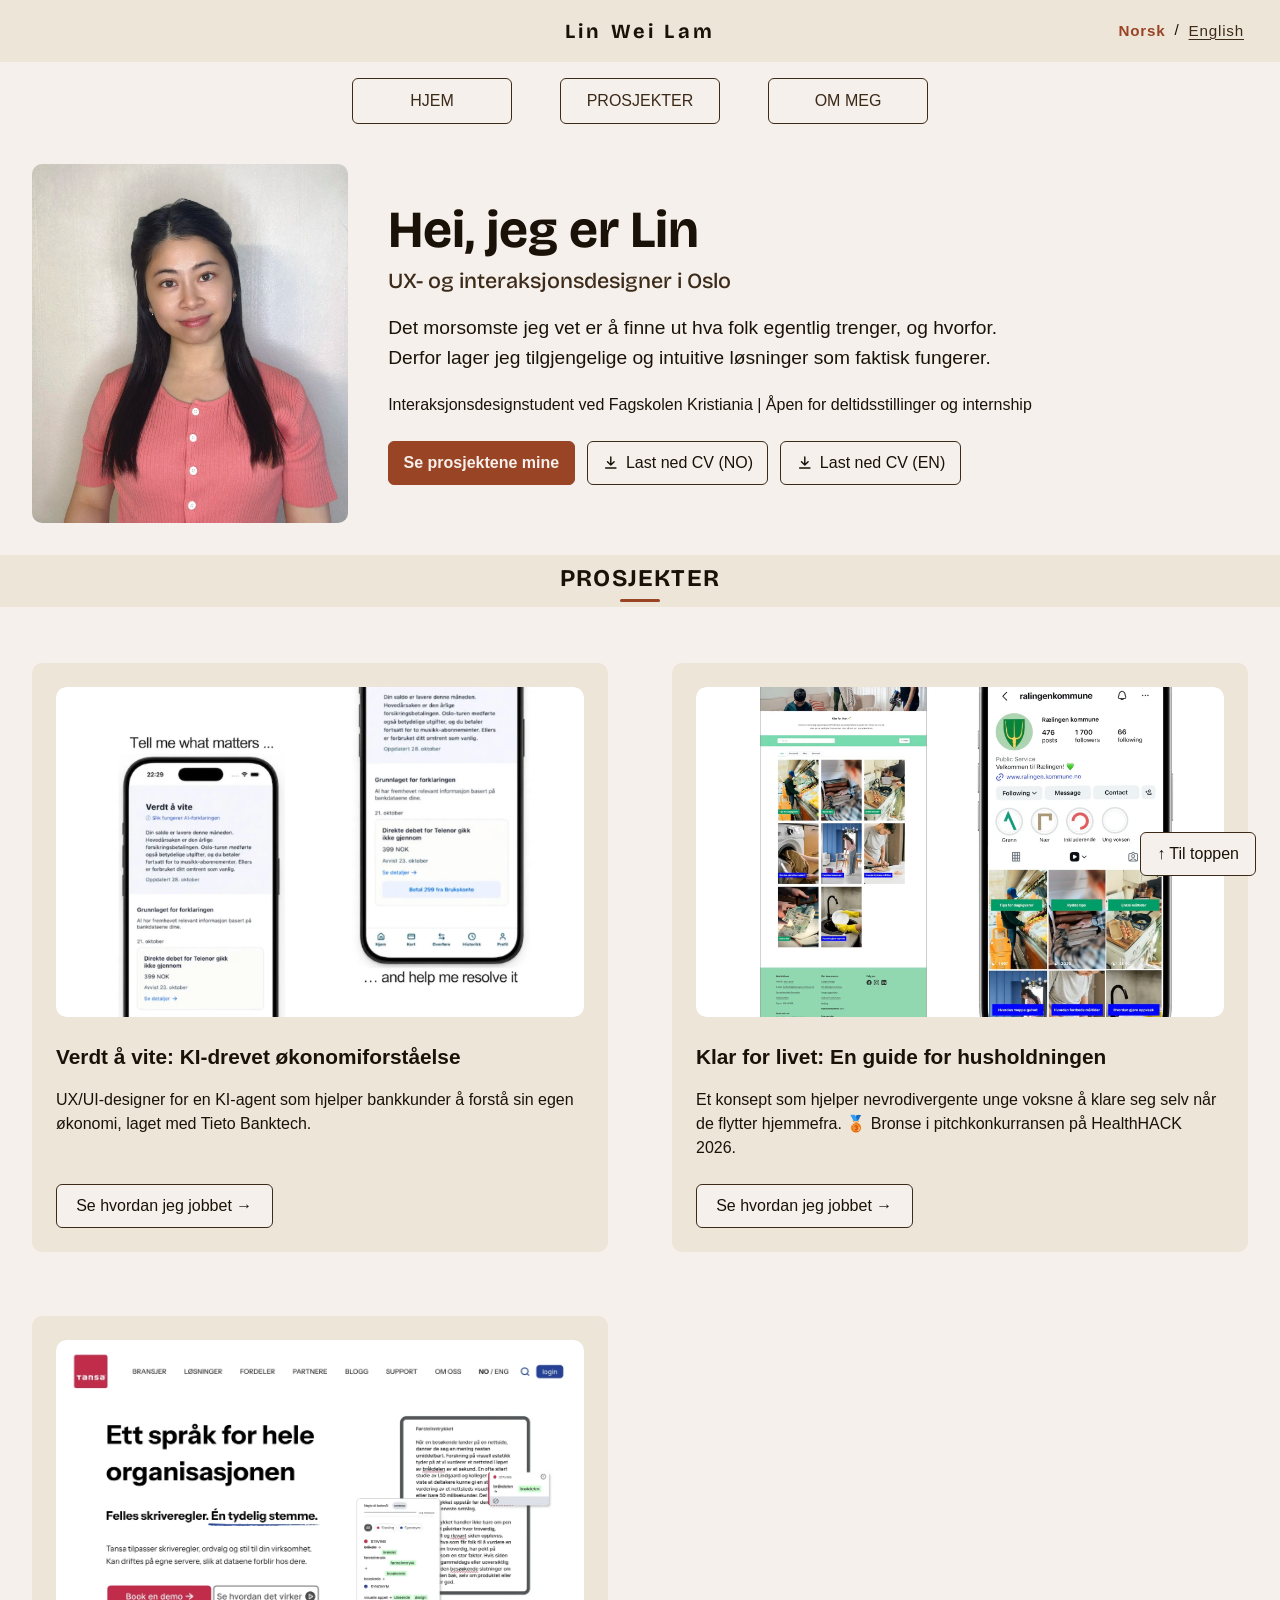
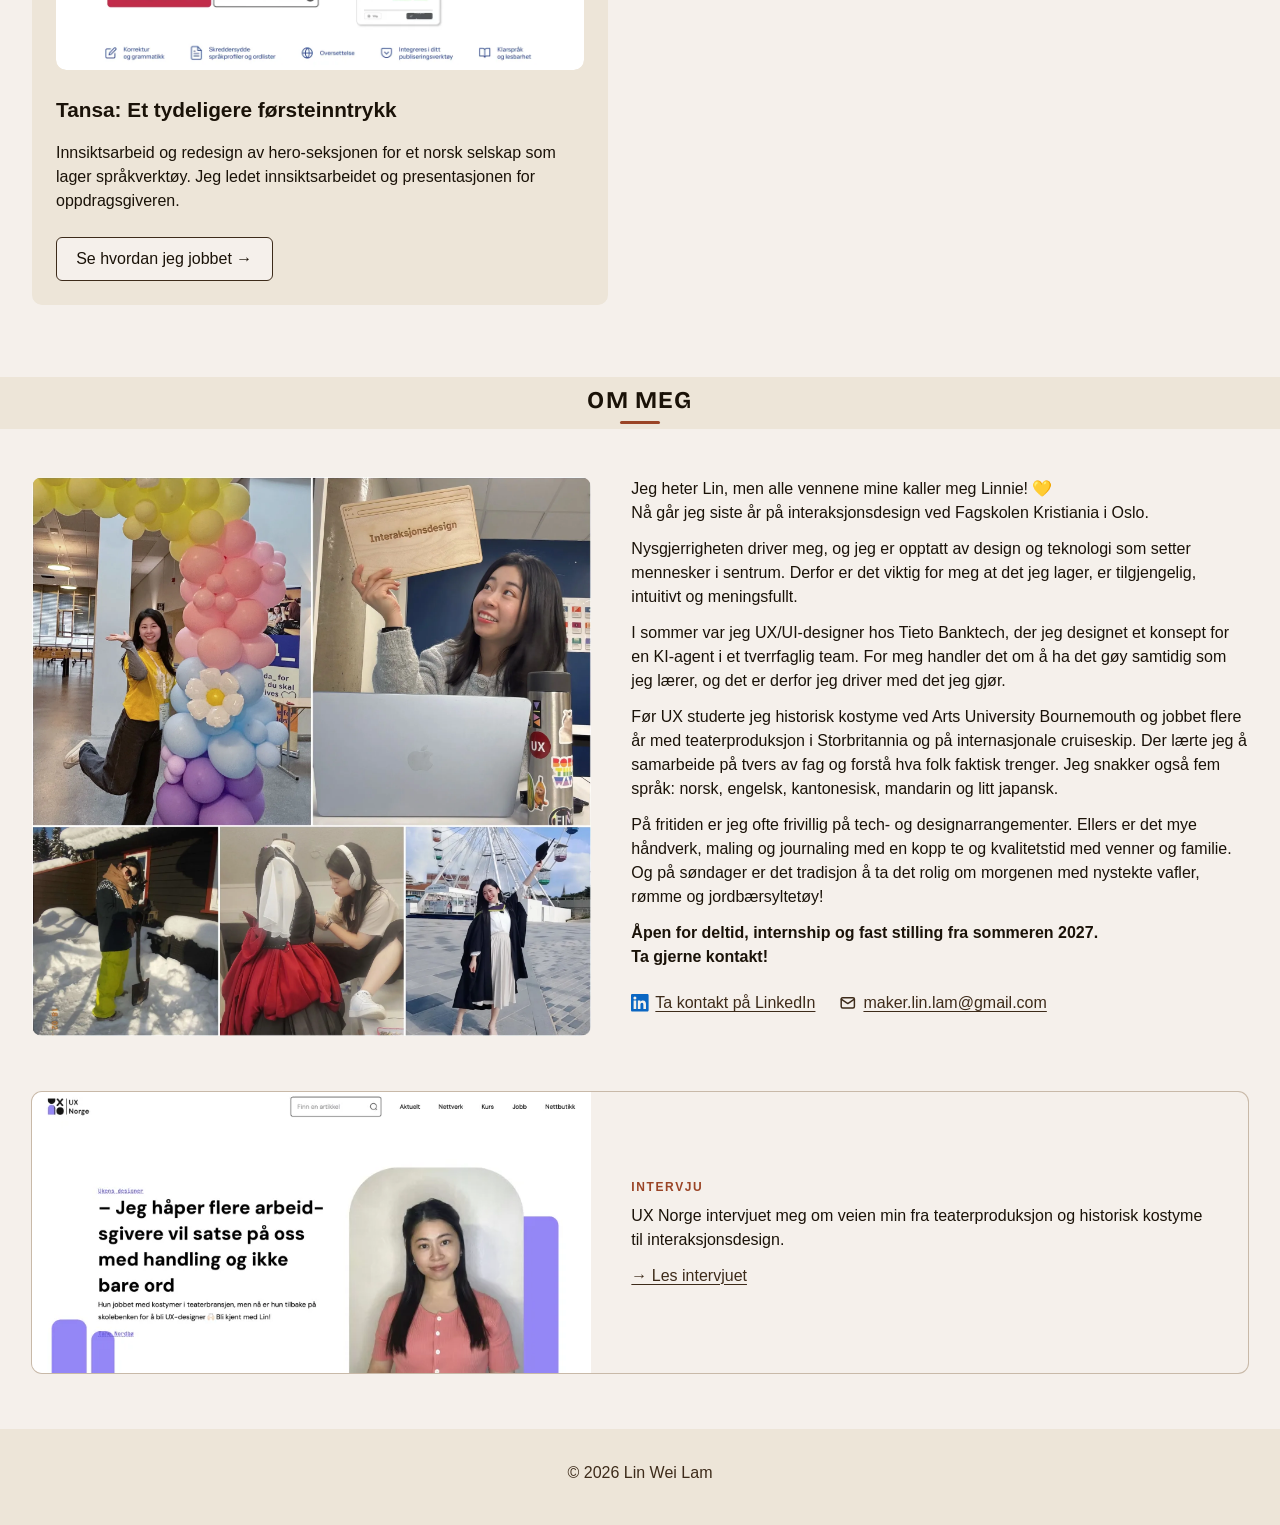
<file: index.html>
<!doctype html>
<html lang="no">
  <head>
    <meta charset="UTF-8" />
    <meta name="viewport" content="width=device-width, initial-scale=1.0" />
    <link rel="preconnect" href="https://fonts.googleapis.com" />
    <link rel="preconnect" href="https://fonts.gstatic.com" crossorigin />
    <link
      rel="stylesheet"
      href="https://fonts.googleapis.com/css2?family=Bricolage+Grotesque:opsz,wght@12..96,500..700&display=swap"
    />
    <link rel="stylesheet" href="css/style.css" />
    <link
      rel="alternate"
      hreflang="no"
      href="https://linnie-linda-lin.github.io/"
    />
    <link
      rel="alternate"
      hreflang="en"
      href="https://linnie-linda-lin.github.io/en/"
    />
    <link
      rel="alternate"
      hreflang="x-default"
      href="https://linnie-linda-lin.github.io/"
    />
    <title>Lin Wei Lam – UX- og interaksjonsdesigner</title>
  </head>
  <body id="top" class="home">
    <a class="skipLink" href="#main">Hopp til hovedinnhold</a>
    <header>
      <p class="siteName">Lin Wei Lam</p>
      <nav class="langSwitch" aria-label="Språk">
        <strong lang="no" aria-current="true">Norsk</strong>
        <span aria-hidden="true">/</span>
        <a href="en/index.html" lang="en" hreflang="en">English</a>
      </nav>
    </header>
    <nav class="mainNav" aria-label="Hovedmeny">
      <ul class="navigationBar">
        <li class="navigationButton">
          <a href="./index.html">HJEM</a>
        </li>
        <li class="navigationButton">
          <a href="./index.html#case-studies">PROSJEKTER</a>
        </li>
        <li class="navigationButton">
          <a href="./index.html#about-me">OM MEG</a>
        </li>
      </ul>
    </nav>
    <main id="main" tabindex="-1">
      <section>
        <div class="profileInnerBox aboutSingle container">
          <div class="aboutImage">
            <img
              src="./Assets/ProfileImage.webp"
              alt="Lin Wei Lam i brun dress som smiler til kamera"
            />
          </div>
          <div class="aboutContent">
            <hgroup>
              <h1 class="heroTitle">Hei, jeg er Lin</h1>
              <p class="heroSubtitle">UX- og interaksjonsdesigner i Oslo</p>
            </hgroup>
            <p class="heroIntro">
              Det morsomste jeg vet er å finne ut hva folk egentlig trenger, og
              hvorfor.
              <br />
              Derfor lager jeg tilgjengelige og intuitive løsninger som faktisk
              fungerer.
            </p>
            <p class="heroStatus">
              Interaksjonsdesignstudent ved Fagskolen Kristiania | Åpen for
              deltidsstillinger og internship
            </p>
            <div class="heroActions">
              <a class="heroButton heroButtonPrimary" href="#case-studies"
                >Se prosjektene mine</a
              >
              <a
                class="heroButton"
                href="Assets/Lin-Wei-Lam-NOR-CV.pdf"
                target="_blank"
                rel="noopener"
              >
                <svg
                  class="inlineIcon"
                  viewBox="0 0 24 24"
                  aria-hidden="true"
                  focusable="false"
                >
                  <path
                    fill="none"
                    stroke="currentColor"
                    stroke-width="2"
                    stroke-linecap="round"
                    stroke-linejoin="round"
                    d="M12 4v11m-4.5-4.5L12 15l4.5-4.5M5 19h14"
                  /></svg
                ><span>Last ned CV (NO)</span
                ><span class="visuallyHidden"> (PDF, åpnes i ny fane)</span>
              </a>
              <a
                class="heroButton"
                href="Assets/Lin-Wei-Lam-ENG-CV.pdf"
                target="_blank"
                rel="noopener"
              >
                <svg
                  class="inlineIcon"
                  viewBox="0 0 24 24"
                  aria-hidden="true"
                  focusable="false"
                >
                  <path
                    fill="none"
                    stroke="currentColor"
                    stroke-width="2"
                    stroke-linecap="round"
                    stroke-linejoin="round"
                    d="M12 4v11m-4.5-4.5L12 15l4.5-4.5M5 19h14"
                  /></svg
                ><span>Last ned CV (EN)</span
                ><span class="visuallyHidden"> (PDF, åpnes i ny fane)</span>
              </a>
            </div>
          </div>
        </div>
      </section>
      <section>
        <h2 class="subHeadings" id="case-studies">PROSJEKTER</h2>
        <div class="caseStudyGrid container">
          <article class="caseStudyCard">
            <div class="caseStudyImage">
              <img
                src="./Assets/Verdt å vite/VerdtÅViteConcept1.webp"
                alt="Verdt å vite, en KI-funksjon for å forstå egen økonomi, vist på en mobil"
              />
            </div>
            <h3 class="caseStudyTitle">
              Verdt å vite: KI-drevet økonomiforståelse
            </h3>
            <p class="caseStudyText">
              UX/UI-designer for en KI-agent som hjelper bankkunder å forstå sin
              egen økonomi, laget med Tieto Banktech.
            </p>
            <a class="caseStudyLink" href="./CaseStudyOne.html"
              >Se hvordan jeg jobbet &rarr;</a
            >
          </article>
          <article class="caseStudyCard">
            <div class="caseStudyImage">
              <img
                src="./Assets/Klar for livet/KlarForLivetPrototypeImage.webp"
                alt="Klar for livet vist på en nettside og en mobil"
              />
            </div>
            <h3 class="caseStudyTitle">
              Klar for livet: En guide for husholdningen
            </h3>
            <p class="caseStudyText">
              Et konsept som hjelper nevrodivergente unge voksne å klare seg
              selv når de flytter hjemmefra. 🥉 Bronse i pitchkonkurransen på
              HealthHACK 2026.
            </p>
            <a class="caseStudyLink" href="./CaseStudyTwo.html"
              >Se hvordan jeg jobbet &rarr;</a
            >
          </article>
          <article class="caseStudyCard">
            <div class="caseStudyImage">
              <img
                src="./Assets/Tansa/HeroFinalCard.webp"
                alt="Nytt forslag til Tansas hero-seksjon med tittelen «Ett språk for hele organisasjonen»"
              />
            </div>
            <h3 class="caseStudyTitle">Tansa: Et tydeligere førsteinntrykk</h3>
            <p class="caseStudyText">
              Innsiktsarbeid og redesign av hero-seksjonen for et norsk selskap
              som lager språkverktøy. Jeg ledet innsiktsarbeidet og
              presentasjonen for oppdragsgiveren.
            </p>
            <a class="caseStudyLink" href="./CaseStudyThree.html"
              >Se hvordan jeg jobbet &rarr;</a
            >
          </article>
        </div>
      </section>
      <section class="aboutSection">
        <h2 class="subHeadings" id="about-me">OM MEG</h2>
        <div class="aboutSingle container">
          <div class="aboutImage">
            <img
              src="./Assets/AboutMe.webp"
              alt="Kollasje av Lin Wei Lam: frivillig ved en ballongbue på et arrangement, smilende ved en laptop mens hun holder opp et skilt der det står «Interaksjonsdesign», mens hun måker snø ved hytta, mens hun syr et kostyme på en byste og i avgangskappe foran et pariserhjul"
              width="1920"
              height="1920"
            />
          </div>
          <div class="aboutContent">
            <p class="aboutText">
              Jeg heter Lin, men alle vennene mine kaller meg Linnie! 💛
              <br />
              Nå går jeg siste år på interaksjonsdesign ved Fagskolen Kristiania
              i Oslo.
            </p>
            <p class="aboutText">
              Nysgjerrigheten driver meg, og jeg er opptatt av design og
              teknologi som setter mennesker i sentrum. Derfor er det viktig for
              meg at det jeg lager, er tilgjengelig, intuitivt og meningsfullt.
            </p>
            <p class="aboutText">
              I sommer var jeg UX/UI-designer hos Tieto Banktech, der jeg
              designet et konsept for en KI-agent i et tverrfaglig team. For meg
              handler det om å ha det gøy samtidig som jeg lærer, og det er
              derfor jeg driver med det jeg gjør.
            </p>
            <p class="aboutText">
              Før UX studerte jeg historisk kostyme ved Arts University
              Bournemouth og jobbet flere år med teaterproduksjon i
              Storbritannia og på internasjonale cruiseskip. Der lærte jeg å
              samarbeide på tvers av fag og forstå hva folk faktisk trenger. Jeg
              snakker også fem språk: norsk, engelsk, kantonesisk, mandarin og
              litt&nbsp;japansk.
            </p>
            <p class="aboutText">
              På fritiden er jeg ofte frivillig på tech- og designarrangementer.
              Ellers er det mye håndverk, maling og journaling med en kopp te og
              kvalitetstid med venner og familie. Og på søndager er det
              tradisjon å ta det rolig om morgenen med nystekte vafler, rømme og&nbsp;jordbærsyltetøy!
            </p>
            <p class="aboutText">
              <strong
                >Åpen for deltid, internship og fast stilling fra sommeren&nbsp;2027.<br />
                Ta gjerne kontakt!</strong
              >
            </p>
            <p class="heroLinks" id="contact">
              <a href="https://www.linkedin.com/in/lin-wei-lam-8305331aa/">
                <svg
                  class="linkedinIcon"
                  viewBox="0 0 24 24"
                  aria-hidden="true"
                  focusable="false"
                >
                  <path
                    fill="#0A66C2"
                    d="M20.45 20.45h-3.56v-5.57c0-1.33-.02-3.04-1.85-3.04-1.85 0-2.14 1.45-2.14 2.94v5.67H9.34V9h3.41v1.56h.05c.48-.9 1.64-1.85 3.37-1.85 3.6 0 4.27 2.37 4.27 5.46v6.28zM5.34 7.43a2.06 2.06 0 1 1 0-4.13 2.06 2.06 0 0 1 0 4.13zM7.12 20.45H3.56V9h3.56v11.45zM22.22 0H1.77C.79 0 0 .77 0 1.73v20.54C0 23.23.79 24 1.77 24h20.45c.98 0 1.78-.77 1.78-1.73V1.73C24 .77 23.2 0 22.22 0z"
                  /></svg
                ><span>Ta kontakt på LinkedIn</span>
              </a>
              <a href="mailto:maker.lin.lam@gmail.com">
                <svg
                  class="inlineIcon"
                  viewBox="0 0 24 24"
                  aria-hidden="true"
                  focusable="false"
                >
                  <rect
                    x="3"
                    y="5"
                    width="18"
                    height="14"
                    rx="2"
                    fill="none"
                    stroke="currentColor"
                    stroke-width="2"
                  />
                  <path
                    fill="none"
                    stroke="currentColor"
                    stroke-width="2"
                    stroke-linecap="round"
                    stroke-linejoin="round"
                    d="m3 7 9 6 9-6"
                  /></svg
                ><span>maker.lin.lam@gmail.com</span>
              </a>
            </p>
          </div>
        </div>
        <div class="container aboutFeatureWrap">
          <div class="aboutFeature">
            <img
              src="./Assets/UXNorgeInterview.webp"
              alt="Skjermbilde av intervjuet «Ukens designer» hos UX Norge"
              width="800"
              height="402"
              loading="lazy"
            />
            <div class="aboutFeatureBody">
              <p class="csLabel">Intervju</p>
              <p class="aboutText">
                UX Norge intervjuet meg om veien min fra teaterproduksjon og
                historisk kostyme til&nbsp;interaksjonsdesign.
              </p>
              <p class="aboutText">
                <a class="csExternalLink" href="https://uxnorge.no/lin-wei-lam/"
                  >→ Les intervjuet</a
                >
              </p>
            </div>
          </div>
        </div>
      </section>
      <a href="#top" class="backToTop">&uarr; Til toppen</a>
    </main>
    <footer>
      <p class="footerInfo">© 2026 Lin Wei Lam</p>
    </footer>
  </body>
</html>
</file>
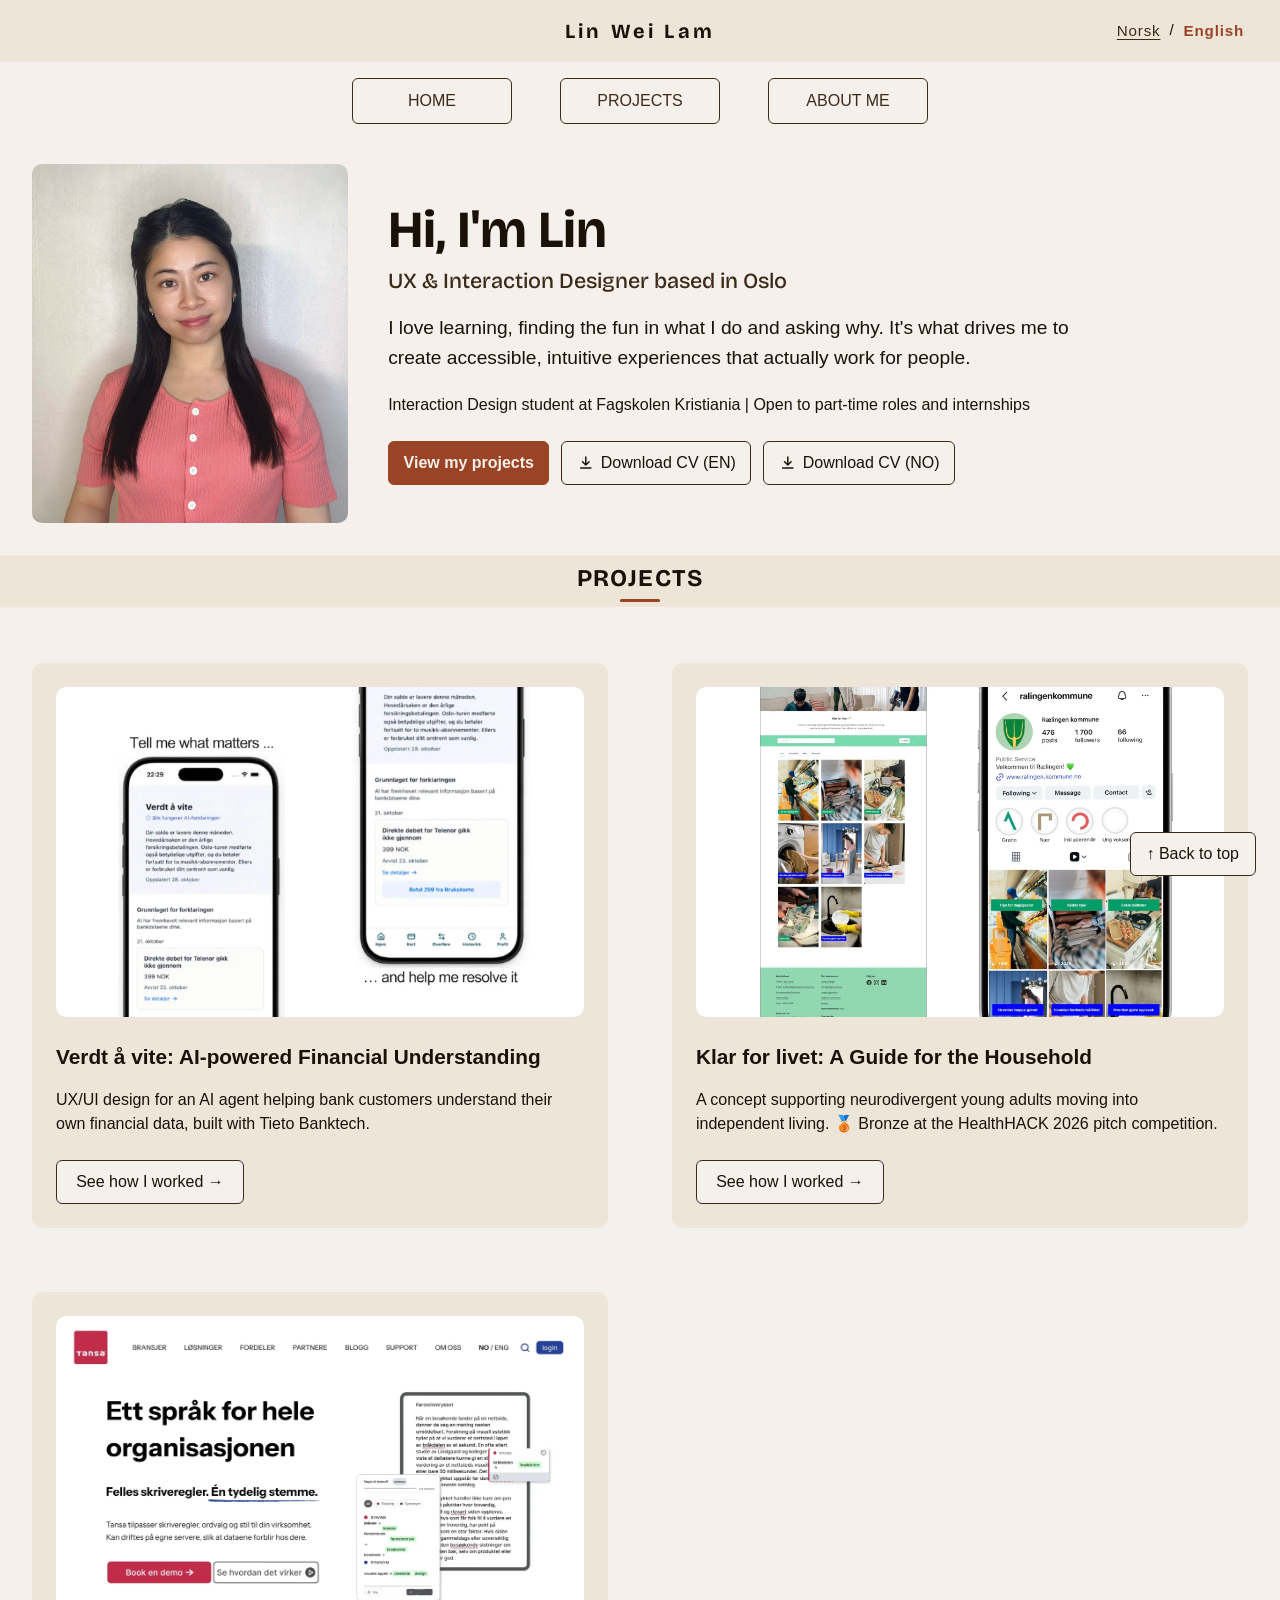
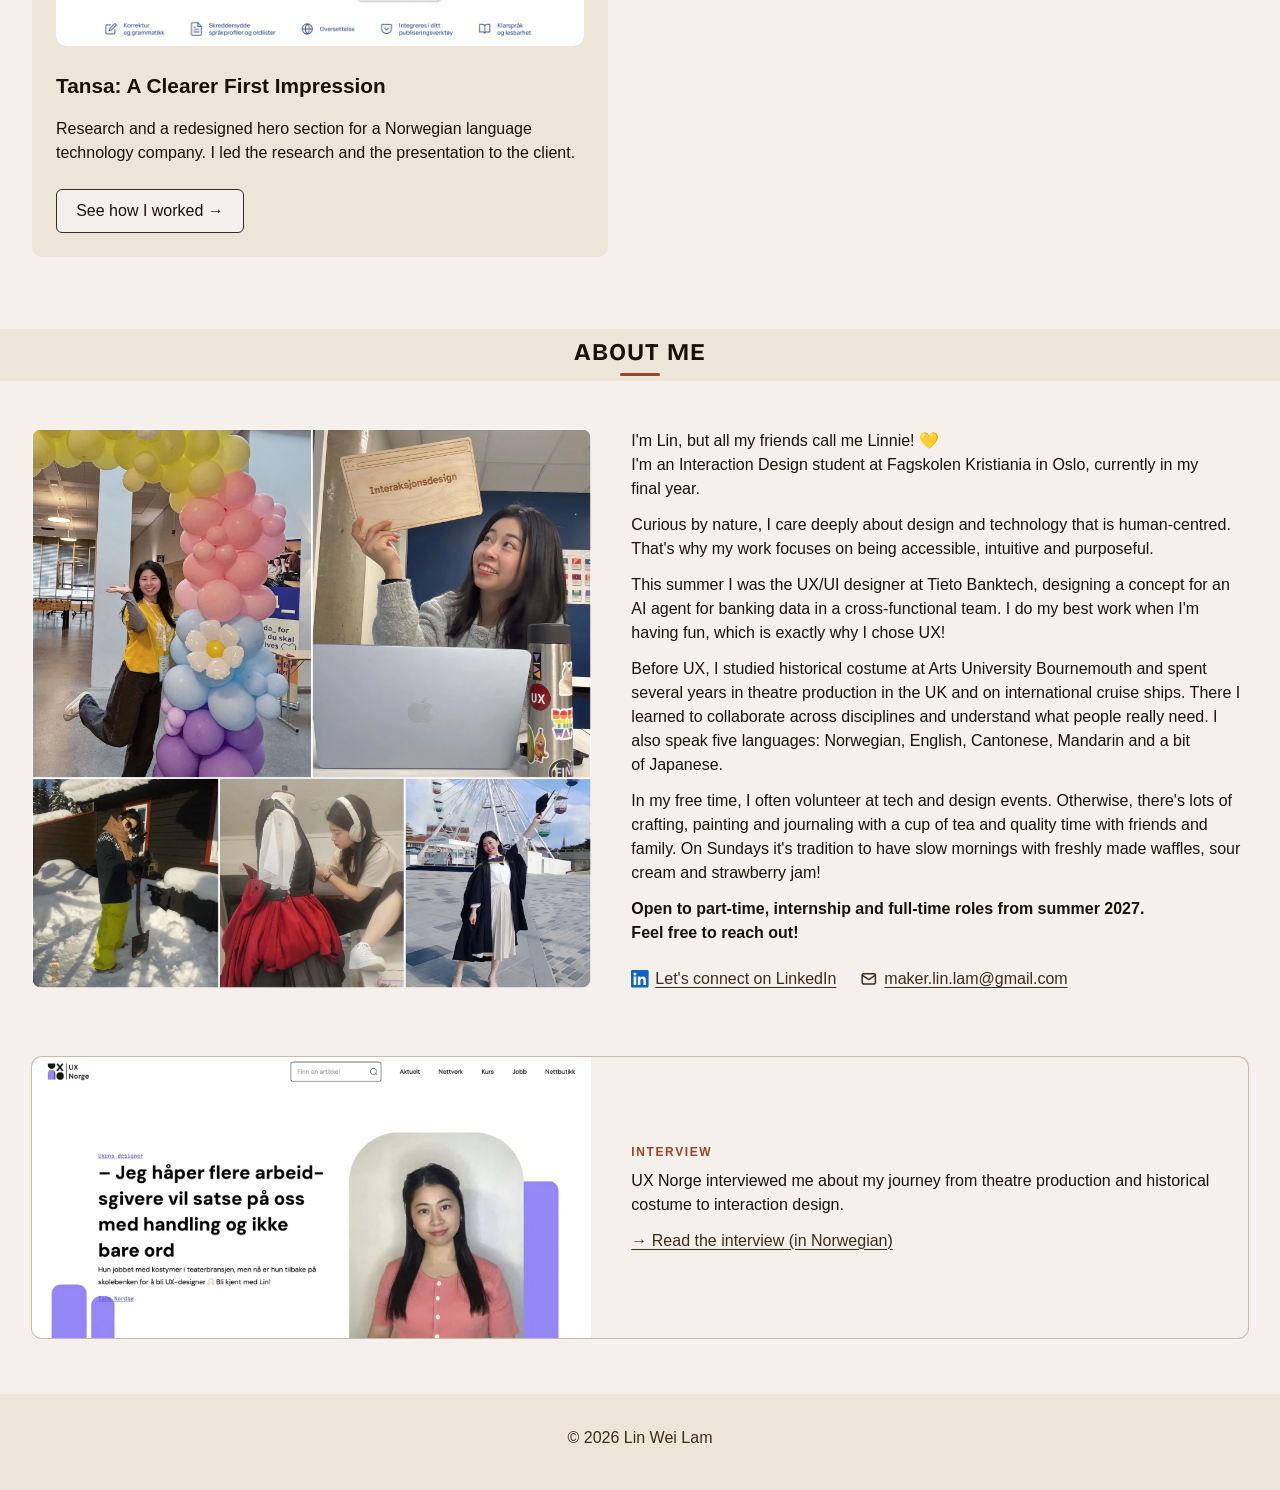
<file: en/index.html>
<!doctype html>
<html lang="en">
  <head>
    <meta charset="UTF-8" />
    <meta name="viewport" content="width=device-width, initial-scale=1.0" />
    <link rel="preconnect" href="https://fonts.googleapis.com" />
    <link rel="preconnect" href="https://fonts.gstatic.com" crossorigin />
    <link
      rel="stylesheet"
      href="https://fonts.googleapis.com/css2?family=Bricolage+Grotesque:opsz,wght@12..96,500..700&display=swap"
    />
    <link rel="stylesheet" href="../css/style.css" />
    <link
      rel="alternate"
      hreflang="no"
      href="https://linnie-linda-lin.github.io/"
    />
    <link
      rel="alternate"
      hreflang="en"
      href="https://linnie-linda-lin.github.io/en/"
    />
    <link
      rel="alternate"
      hreflang="x-default"
      href="https://linnie-linda-lin.github.io/"
    />
    <title>Lin Wei Lam – UX &amp; Interaction Designer</title>
  </head>
  <body id="top" class="home">
    <a class="skipLink" href="#main">Skip to main content</a>
    <header>
      <p class="siteName">Lin Wei Lam</p>
      <nav class="langSwitch" aria-label="Language">
        <a href="../index.html" lang="no" hreflang="no">Norsk</a>
        <span aria-hidden="true">/</span>
        <strong lang="en" aria-current="true">English</strong>
      </nav>
    </header>
    <nav class="mainNav" aria-label="Main menu">
      <ul class="navigationBar">
        <li class="navigationButton">
          <a href="./index.html">HOME</a>
        </li>
        <li class="navigationButton">
          <a href="./index.html#case-studies">PROJECTS</a>
        </li>
        <li class="navigationButton">
          <a href="./index.html#about-me">ABOUT ME</a>
        </li>
      </ul>
    </nav>
    <main id="main" tabindex="-1">
      <section>
        <div class="profileInnerBox aboutSingle container">
          <div class="aboutImage">
            <img
              src="../Assets/ProfileImage.webp"
              alt="Lin Wei Lam in a brown suit smiling at the camera"
            />
          </div>
          <div class="aboutContent">
            <hgroup>
              <h1 class="heroTitle">Hi, I'm Lin</h1>
              <p class="heroSubtitle">
                UX &amp; Interaction Designer based in Oslo
              </p>
            </hgroup>
            <p class="heroIntro">
              I love learning, finding the fun in what I do and asking why.
              It's what drives me to create accessible, intuitive experiences
              that actually work for people.
            </p>
            <p class="heroStatus">
              Interaction Design student at Fagskolen Kristiania | Open to
              part-time roles and internships
            </p>
            <div class="heroActions">
              <a class="heroButton heroButtonPrimary" href="#case-studies"
                >View my projects</a
              >
              <a
                class="heroButton"
                href="../Assets/Lin-Wei-Lam-ENG-CV.pdf"
                target="_blank"
                rel="noopener"
              >
                <svg
                  class="inlineIcon"
                  viewBox="0 0 24 24"
                  aria-hidden="true"
                  focusable="false"
                >
                  <path
                    fill="none"
                    stroke="currentColor"
                    stroke-width="2"
                    stroke-linecap="round"
                    stroke-linejoin="round"
                    d="M12 4v11m-4.5-4.5L12 15l4.5-4.5M5 19h14"
                  /></svg
                ><span>Download CV (EN)</span
                  ><span class="visuallyHidden"> (PDF, opens in a new tab)</span>
              </a>
              <a
                class="heroButton"
                href="../Assets/Lin-Wei-Lam-NOR-CV.pdf"
                target="_blank"
                rel="noopener"
              >
                <svg
                  class="inlineIcon"
                  viewBox="0 0 24 24"
                  aria-hidden="true"
                  focusable="false"
                >
                  <path
                    fill="none"
                    stroke="currentColor"
                    stroke-width="2"
                    stroke-linecap="round"
                    stroke-linejoin="round"
                    d="M12 4v11m-4.5-4.5L12 15l4.5-4.5M5 19h14"
                  /></svg
                ><span>Download CV (NO)</span
                  ><span class="visuallyHidden"> (PDF, opens in a new tab)</span>
              </a>
            </div>
          </div>
        </div>
      </section>
      <section>
        <h2 class="subHeadings" id="case-studies">PROJECTS</h2>
        <div class="caseStudyGrid container">
          <article class="caseStudyCard">
            <div class="caseStudyImage">
              <img
                src="../Assets/Verdt å vite/VerdtÅViteConcept1.webp"
                alt="Verdt å vite, an AI feature for understanding personal finances, shown on a phone"
              />
            </div>
            <h3 class="caseStudyTitle">
              <span lang="no">Verdt å vite</span>: AI-powered Financial
              Understanding
            </h3>
            <p class="caseStudyText">
              UX/UI design for an AI agent helping bank customers understand
              their own financial data, built with Tieto Banktech.
            </p>
            <a class="caseStudyLink" href="./CaseStudyOne.html"
              >See how I worked &rarr;</a
            >
          </article>
          <article class="caseStudyCard">
            <div class="caseStudyImage">
              <img
                src="../Assets/Klar for livet/KlarForLivetPrototypeImage.webp"
                alt="Klar for livet shown on a website and a phone"
              />
            </div>
            <h3 class="caseStudyTitle">
              <span lang="no">Klar for livet</span>: A Guide for the
              Household
            </h3>
            <p class="caseStudyText">
              A concept supporting neurodivergent young adults moving into
              independent living. 🥉 Bronze at the HealthHACK 2026 pitch
              competition.
            </p>
            <a class="caseStudyLink" href="./CaseStudyTwo.html"
              >See how I worked &rarr;</a
            >
          </article>
          <article class="caseStudyCard">
            <div class="caseStudyImage">
              <img
                src="../Assets/Tansa/HeroFinalCard.webp"
                alt="New proposal for Tansa's hero section with the heading &quot;Ett språk for hele organisasjonen&quot; (One language for the whole organisation)"
              />
            </div>
            <h3 class="caseStudyTitle">Tansa: A Clearer First Impression</h3>
            <p class="caseStudyText">
              Research and a redesigned hero section for a Norwegian language
              technology company. I led the research and the presentation to the
              client.
            </p>
            <a class="caseStudyLink" href="./CaseStudyThree.html"
              >See how I worked &rarr;</a
            >
          </article>
        </div>
      </section>
      <section class="aboutSection">
        <h2 class="subHeadings" id="about-me">ABOUT ME</h2>
        <div class="aboutSingle container">
          <div class="aboutImage">
            <img
              src="../Assets/AboutMe.webp"
              alt="Collage of Lin Wei Lam: volunteering by a balloon arch at an event, smiling at a laptop while holding up a sign that says “Interaksjonsdesign”, shovelling snow at the cabin, sewing a costume on a dress form and wearing a graduation gown in front of a Ferris wheel"
              width="1920"
              height="1920"
            />
          </div>
          <div class="aboutContent">
            <p class="aboutText">
              I'm Lin, but all my friends call me Linnie! 💛
              <br />
              I'm an Interaction Design student at Fagskolen Kristiania in Oslo,
              currently in my final&nbsp;year.
            </p>
            <p class="aboutText">
              Curious by nature, I care deeply about design and technology that
              is human-centred. That's why my work focuses on being accessible,
              intuitive and purposeful.
            </p>
            <p class="aboutText">
              This summer I was the UX/UI designer at Tieto Banktech, designing
              a concept for an AI agent for banking data in a cross-functional
              team. I do my best work when I'm having fun, which is exactly why
              I chose UX!
            </p>
            <p class="aboutText">
              Before UX, I studied historical costume at Arts University
              Bournemouth and spent several years in theatre production in the
              UK and on international cruise ships. There I learned to
              collaborate across disciplines and understand what people really
              need. I also speak five languages: Norwegian, English, Cantonese,
              Mandarin and a bit of&nbsp;Japanese.
            </p>
            <p class="aboutText">
              In my free time, I often volunteer at tech and design events.
              Otherwise, there's lots of crafting, painting and journaling with
              a cup of tea and quality time with friends and family. On Sundays
              it's tradition to have slow mornings with freshly made waffles,
              sour cream and strawberry jam!
            </p>
            <p class="aboutText">
              <strong
                >Open to part-time, internship and full-time roles from
                summer&nbsp;2027.<br />
                Feel free to reach out!</strong
              >
            </p>
            <p class="heroLinks" id="contact">
              <a href="https://www.linkedin.com/in/lin-wei-lam-8305331aa/">
                <svg
                  class="linkedinIcon"
                  viewBox="0 0 24 24"
                  aria-hidden="true"
                  focusable="false"
                >
                  <path
                    fill="#0A66C2"
                    d="M20.45 20.45h-3.56v-5.57c0-1.33-.02-3.04-1.85-3.04-1.85 0-2.14 1.45-2.14 2.94v5.67H9.34V9h3.41v1.56h.05c.48-.9 1.64-1.85 3.37-1.85 3.6 0 4.27 2.37 4.27 5.46v6.28zM5.34 7.43a2.06 2.06 0 1 1 0-4.13 2.06 2.06 0 0 1 0 4.13zM7.12 20.45H3.56V9h3.56v11.45zM22.22 0H1.77C.79 0 0 .77 0 1.73v20.54C0 23.23.79 24 1.77 24h20.45c.98 0 1.78-.77 1.78-1.73V1.73C24 .77 23.2 0 22.22 0z"
                  /></svg
                ><span>Let's connect on LinkedIn</span>
              </a>
              <a href="mailto:maker.lin.lam@gmail.com">
                <svg
                  class="inlineIcon"
                  viewBox="0 0 24 24"
                  aria-hidden="true"
                  focusable="false"
                >
                  <rect
                    x="3"
                    y="5"
                    width="18"
                    height="14"
                    rx="2"
                    fill="none"
                    stroke="currentColor"
                    stroke-width="2"
                  />
                  <path
                    fill="none"
                    stroke="currentColor"
                    stroke-width="2"
                    stroke-linecap="round"
                    stroke-linejoin="round"
                    d="m3 7 9 6 9-6"
                  /></svg
                ><span>maker.lin.lam@gmail.com</span>
              </a>
            </p>
          </div>
        </div>
        <div class="container aboutFeatureWrap">
          <div class="aboutFeature">
            <img
              src="../Assets/UXNorgeInterview.webp"
              alt="Screenshot of the “Designer of the Week” interview at UX Norge"
              width="800"
              height="402"
              loading="lazy"
            />
            <div class="aboutFeatureBody">
              <p class="csLabel">Interview</p>
              <p class="aboutText">
                UX Norge interviewed me about my journey from theatre production and
                historical costume to interaction design.
              </p>
              <p class="aboutText">
                <a
                  class="csExternalLink"
                  href="https://uxnorge.no/lin-wei-lam/"
                  hreflang="no"
                  >→ Read the interview (in&nbsp;Norwegian)</a
                >
              </p>
            </div>
          </div>
        </div>
      </section>
      <a href="#top" class="backToTop">&uarr; Back to top</a>
    </main>
    <footer>
      <p class="footerInfo">© 2026 Lin Wei Lam</p>
    </footer>
  </body>
</html>
</file>
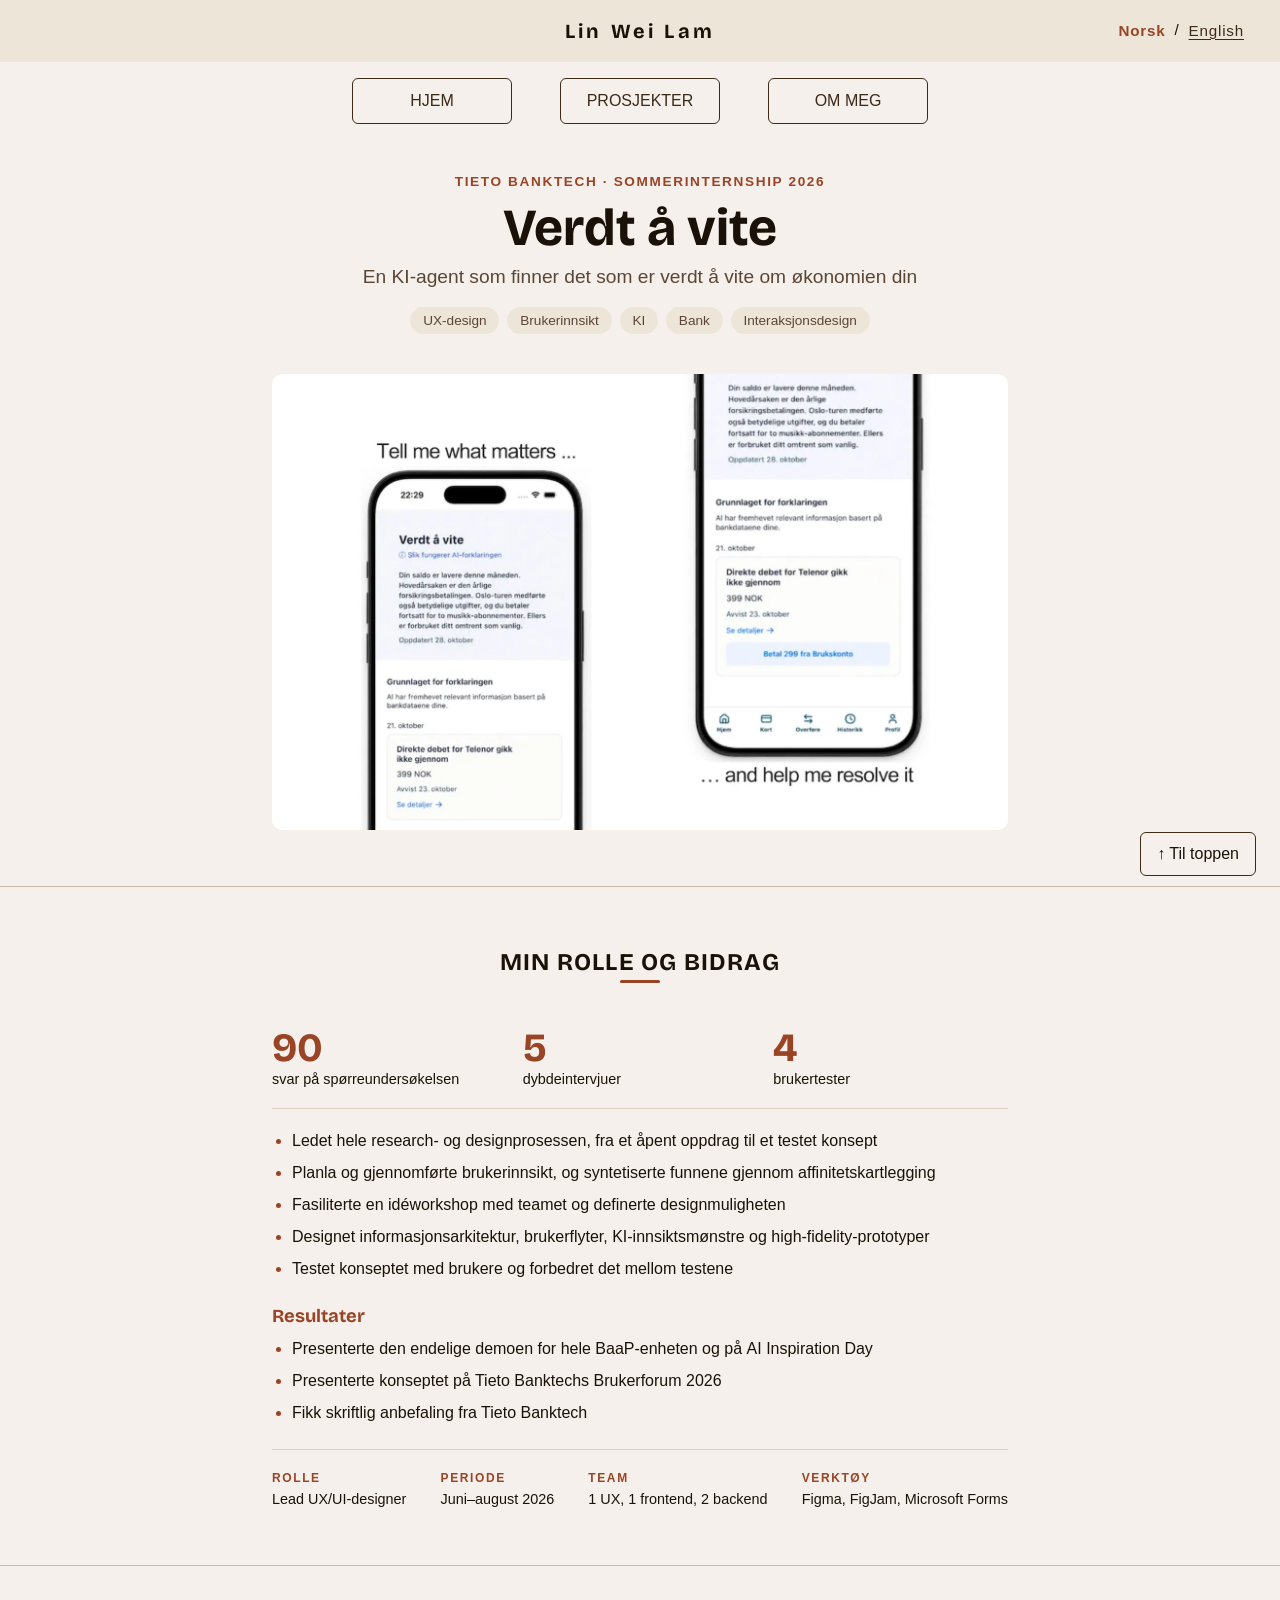
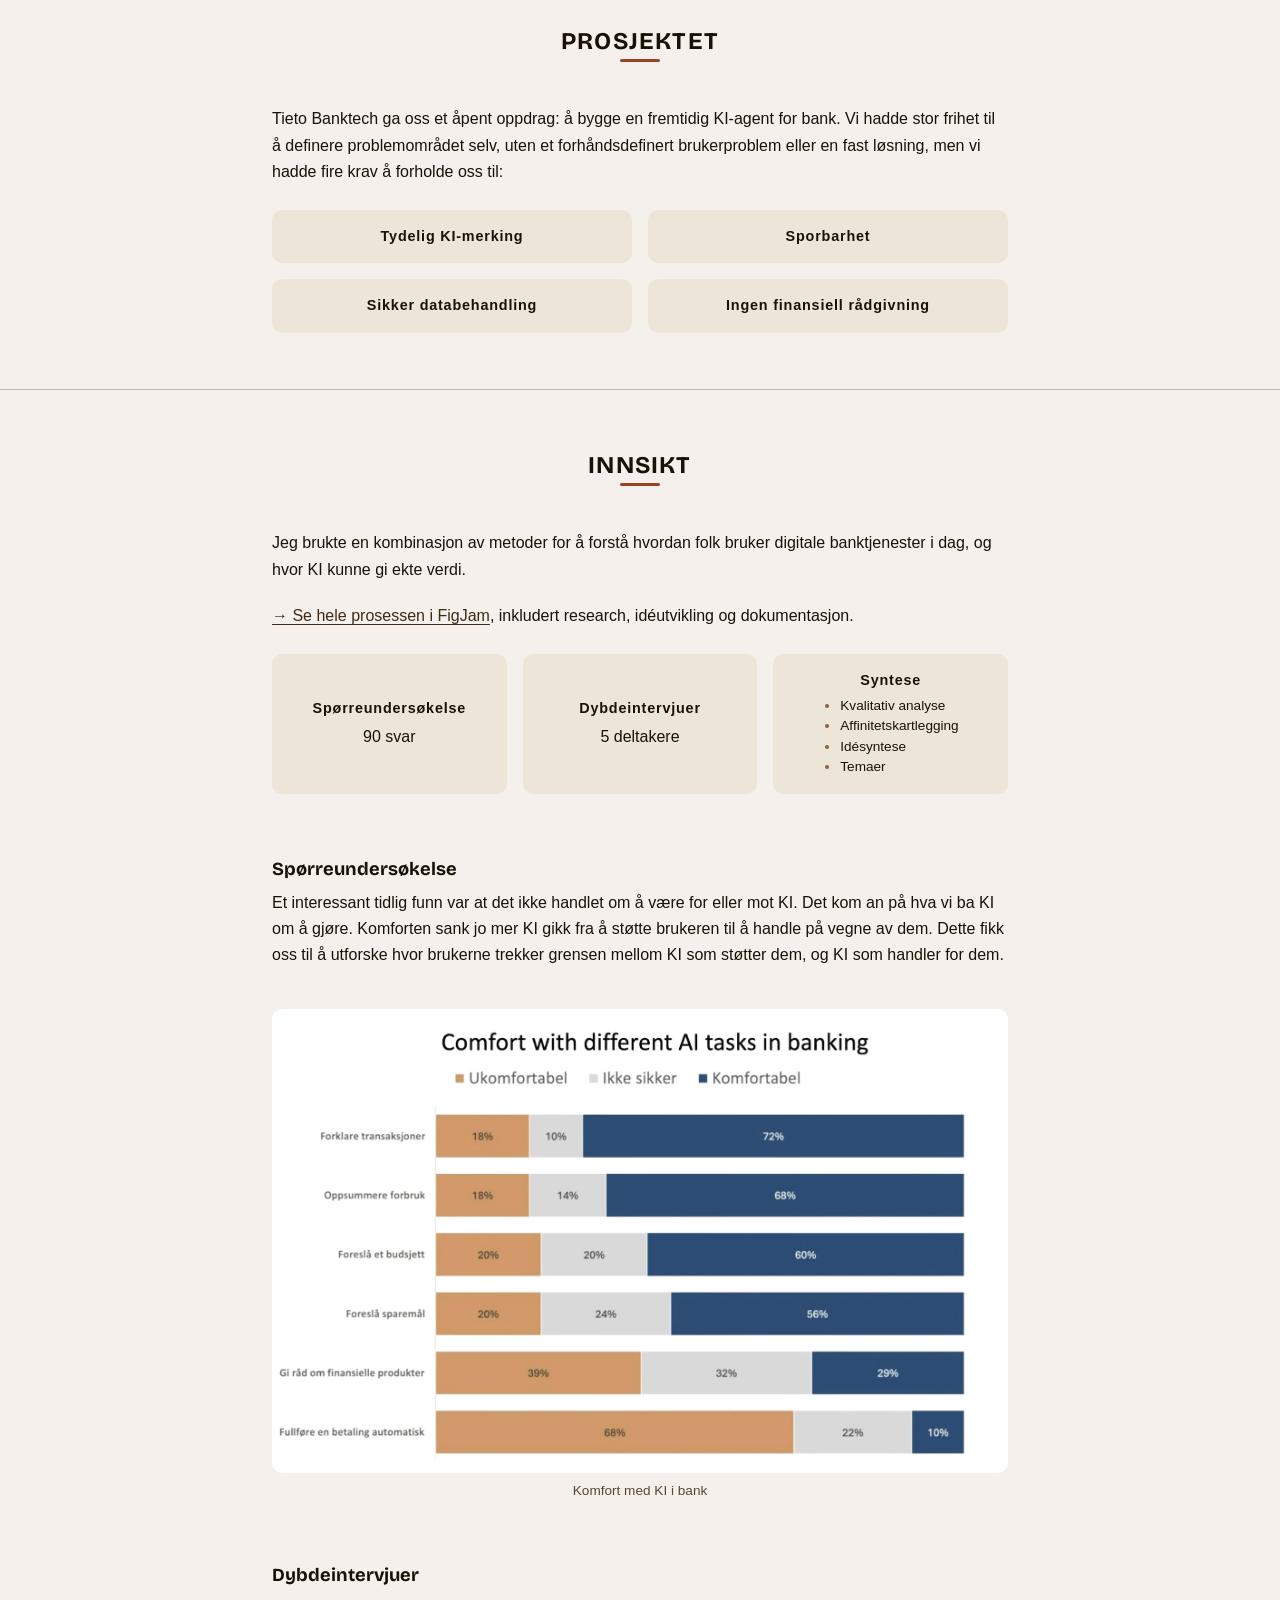
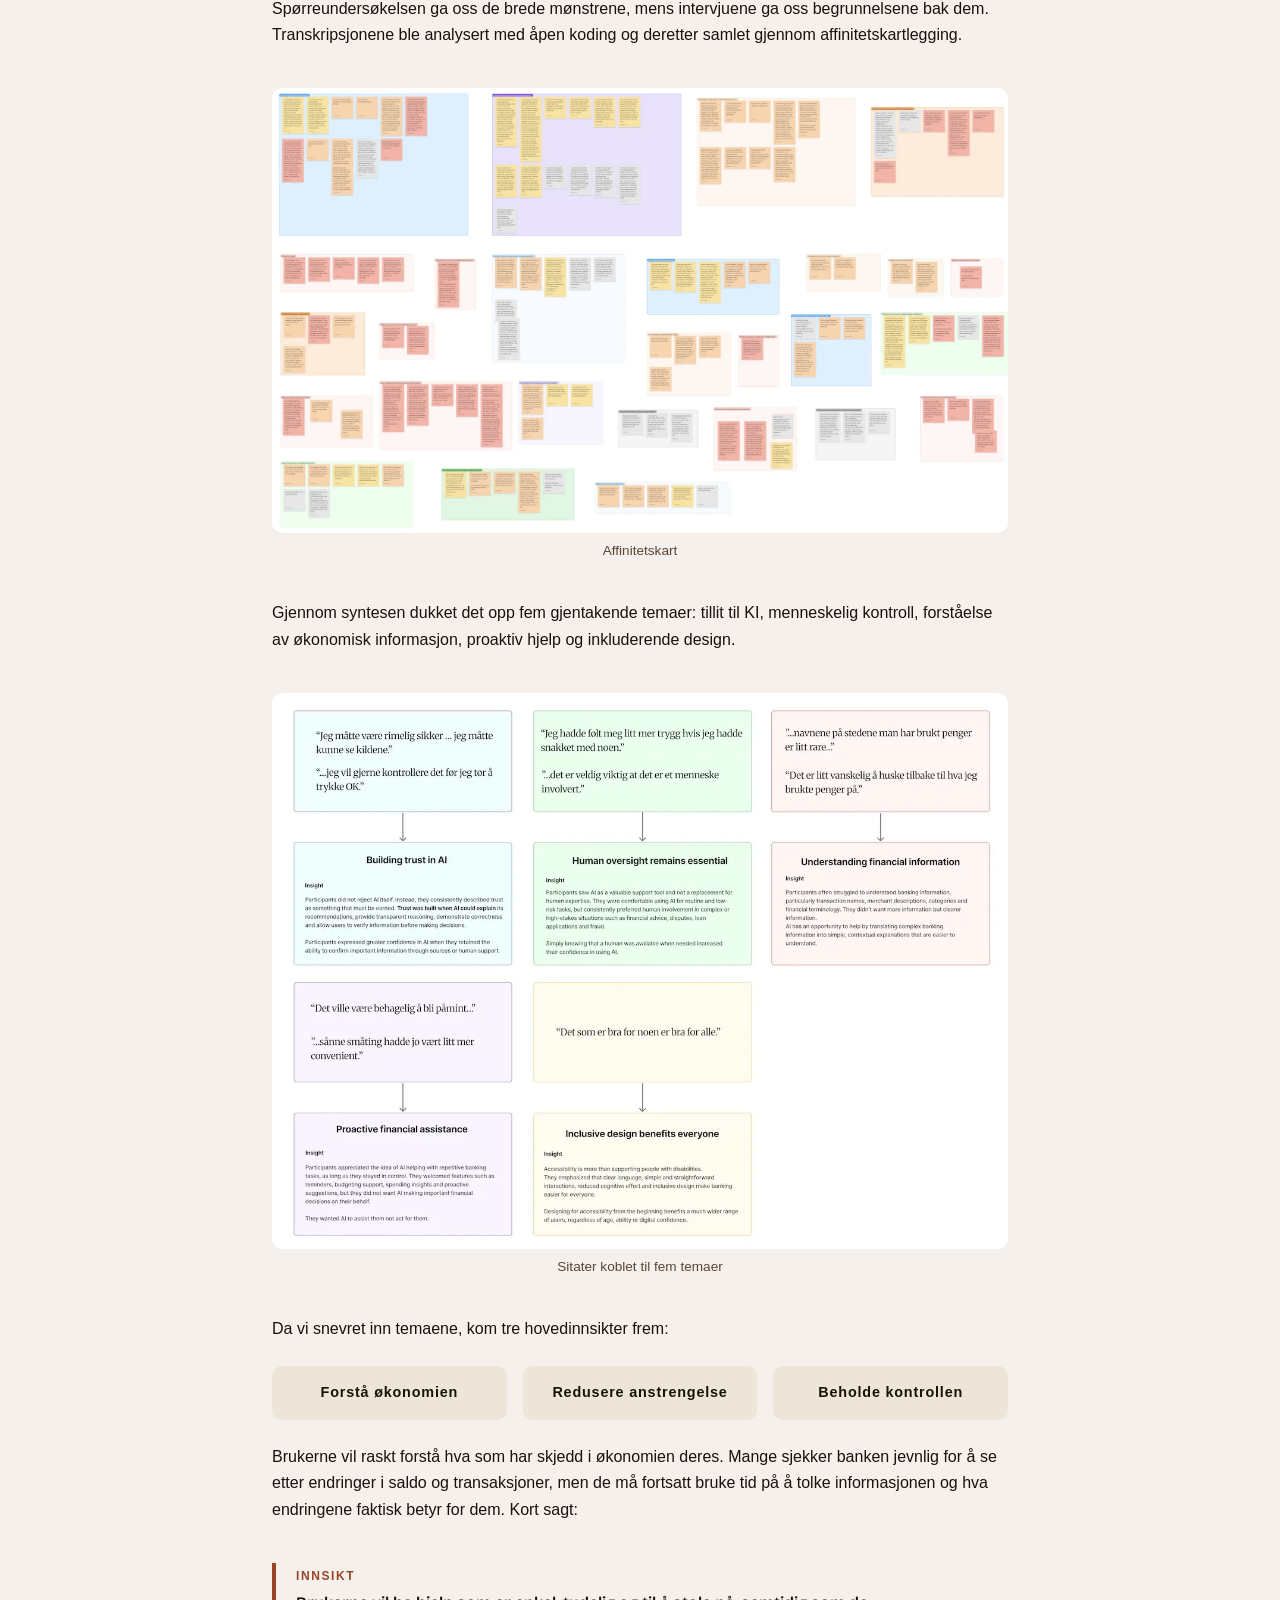
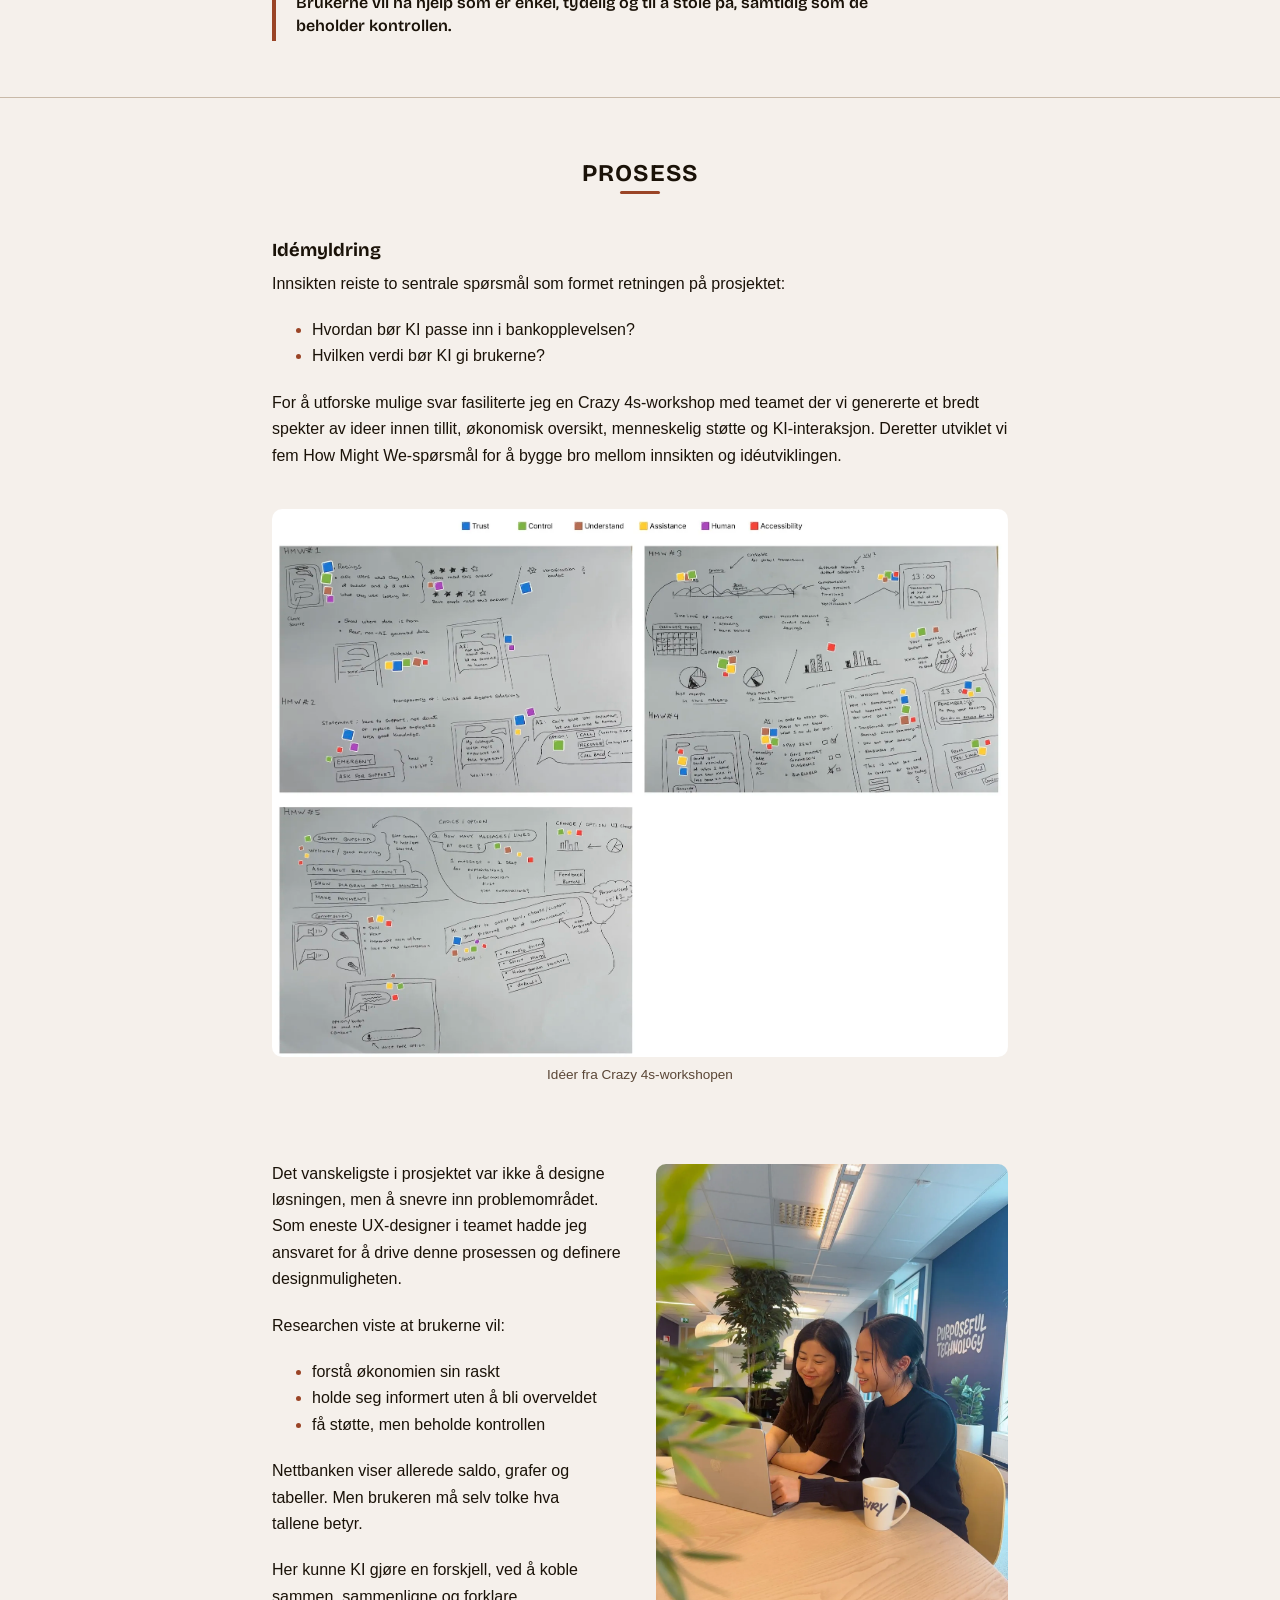
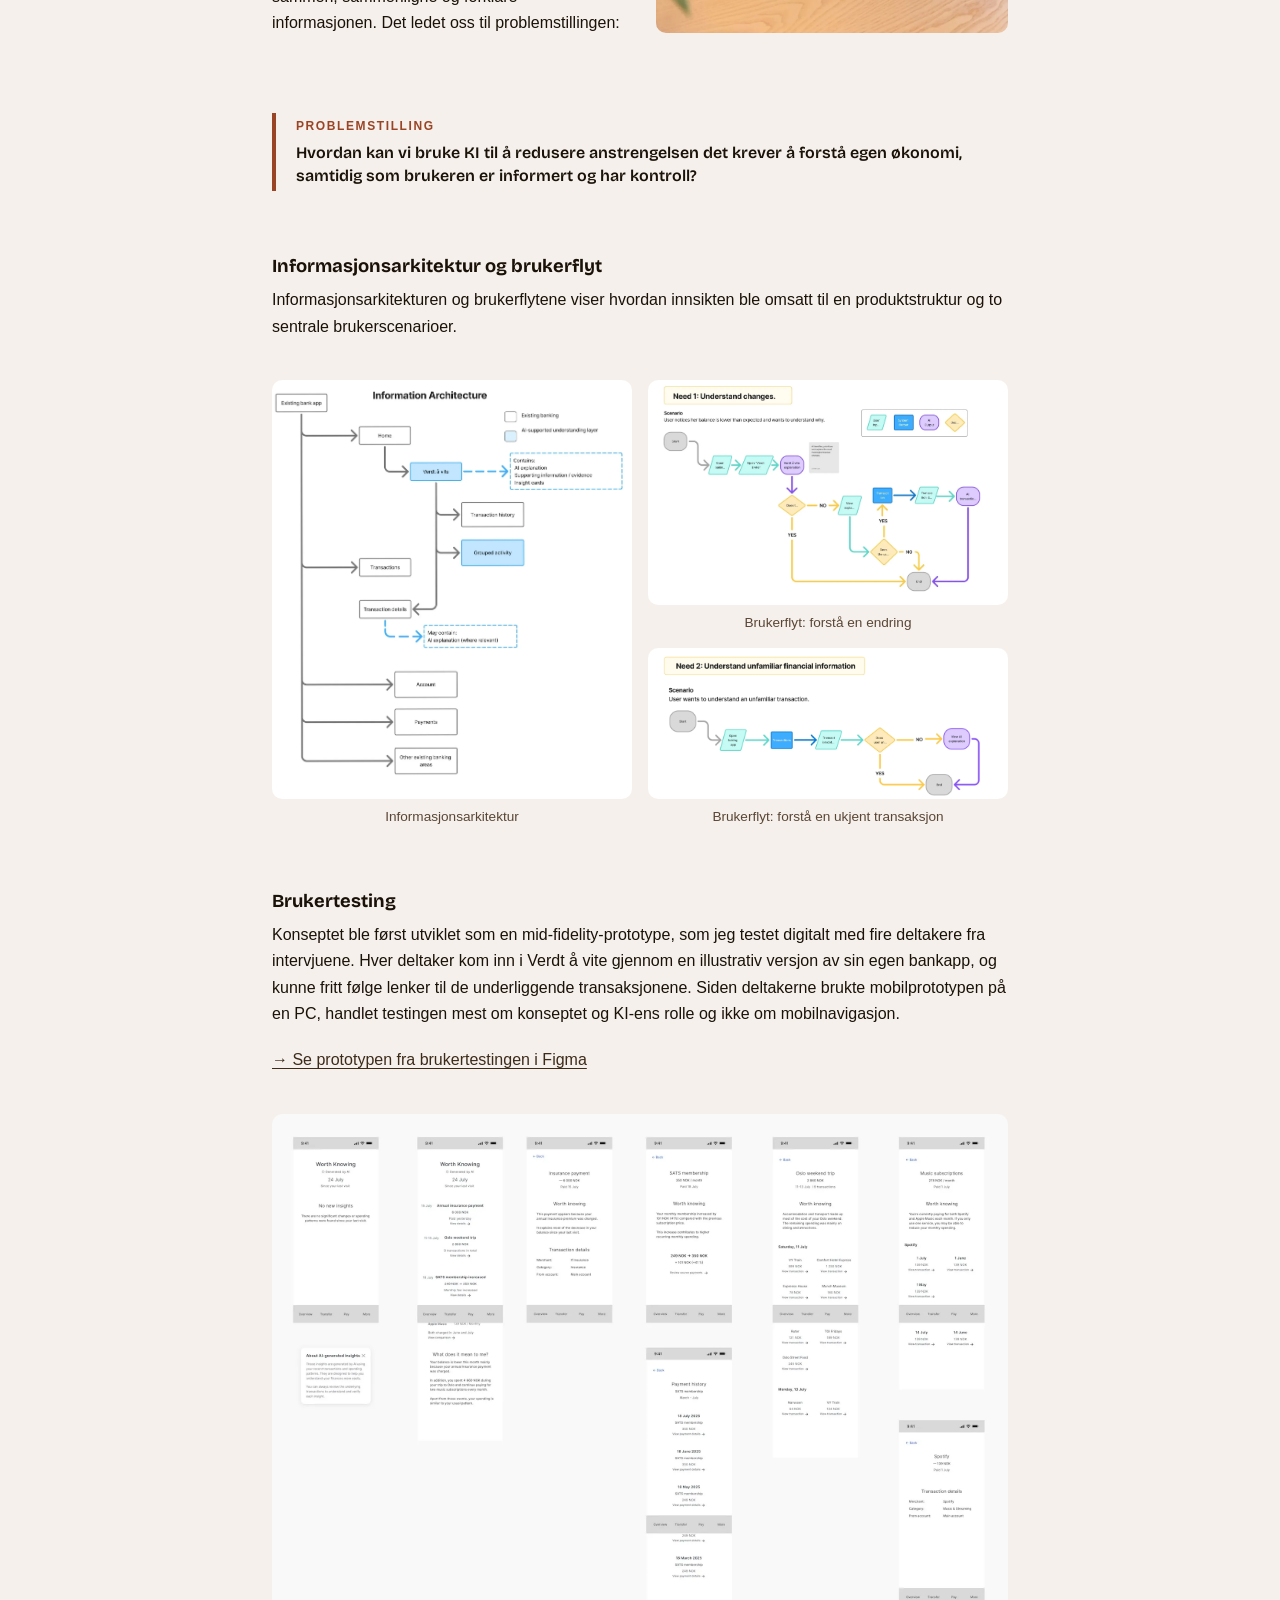
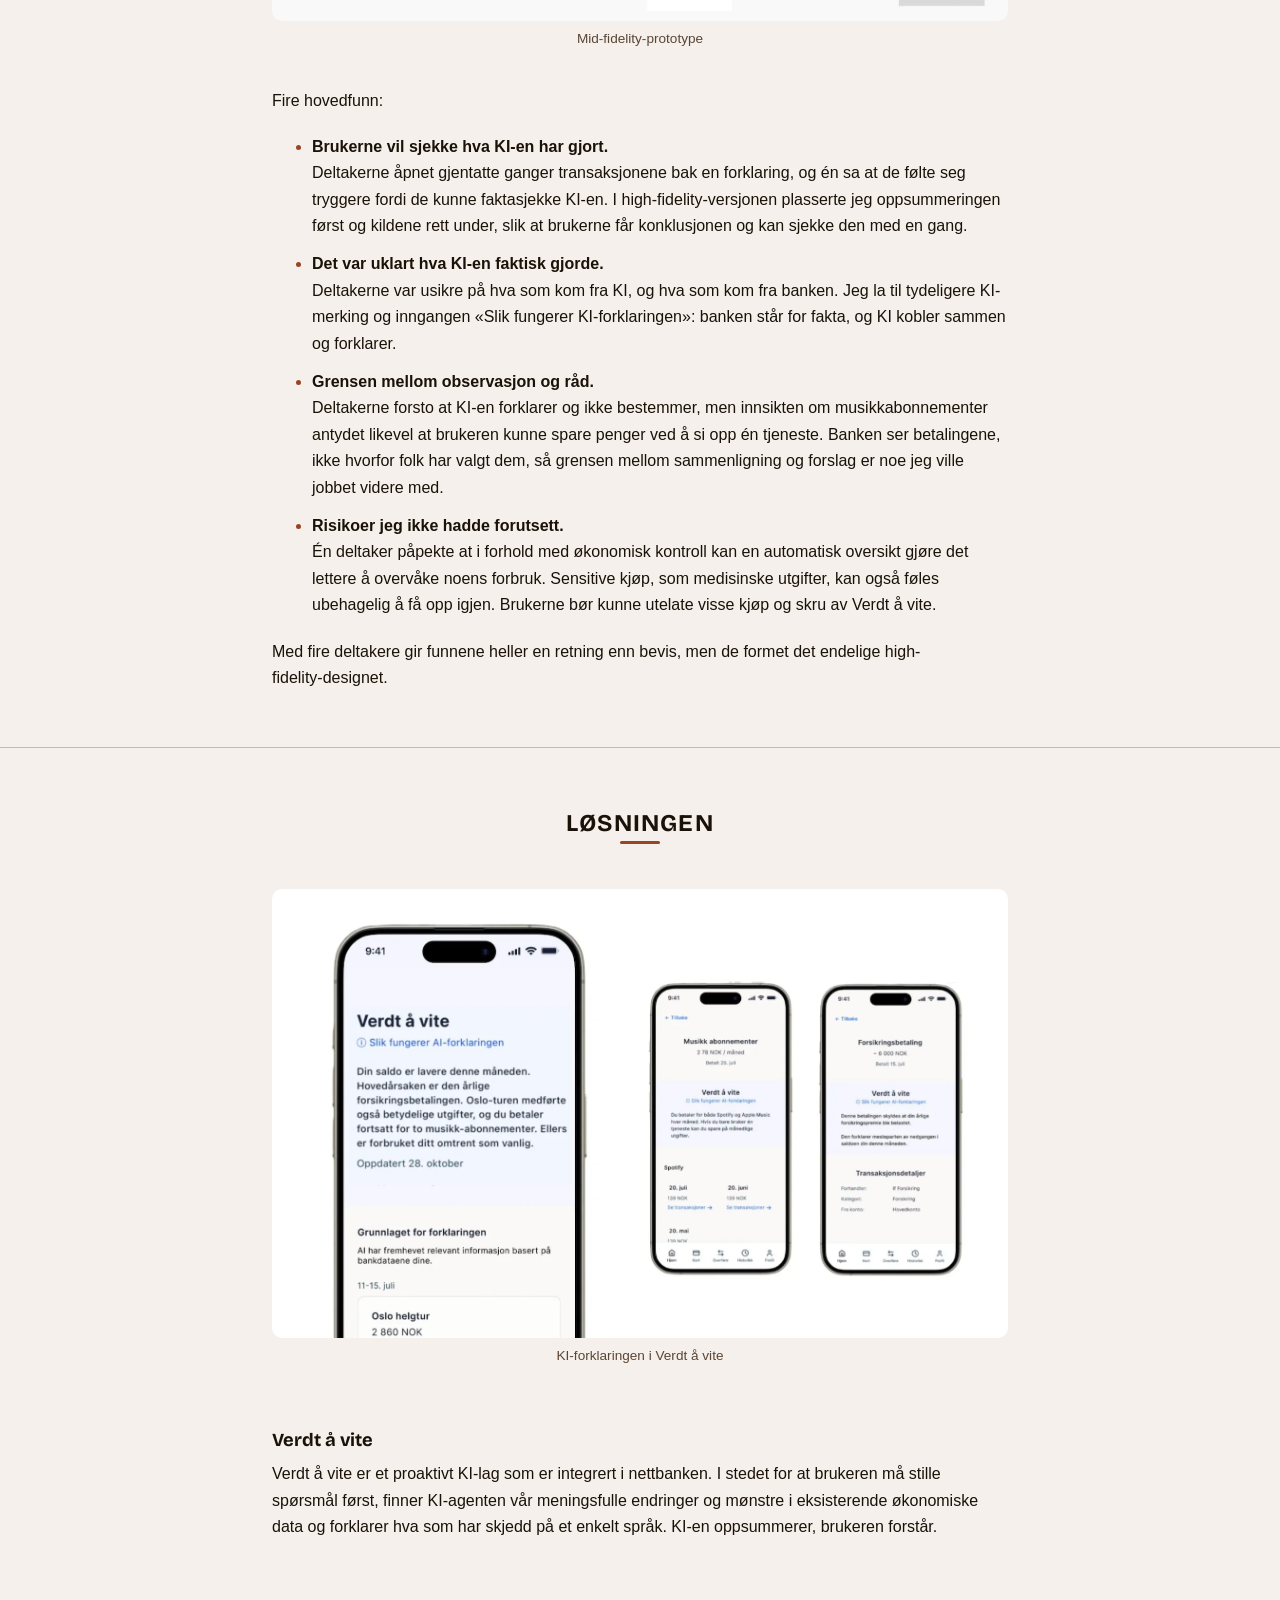
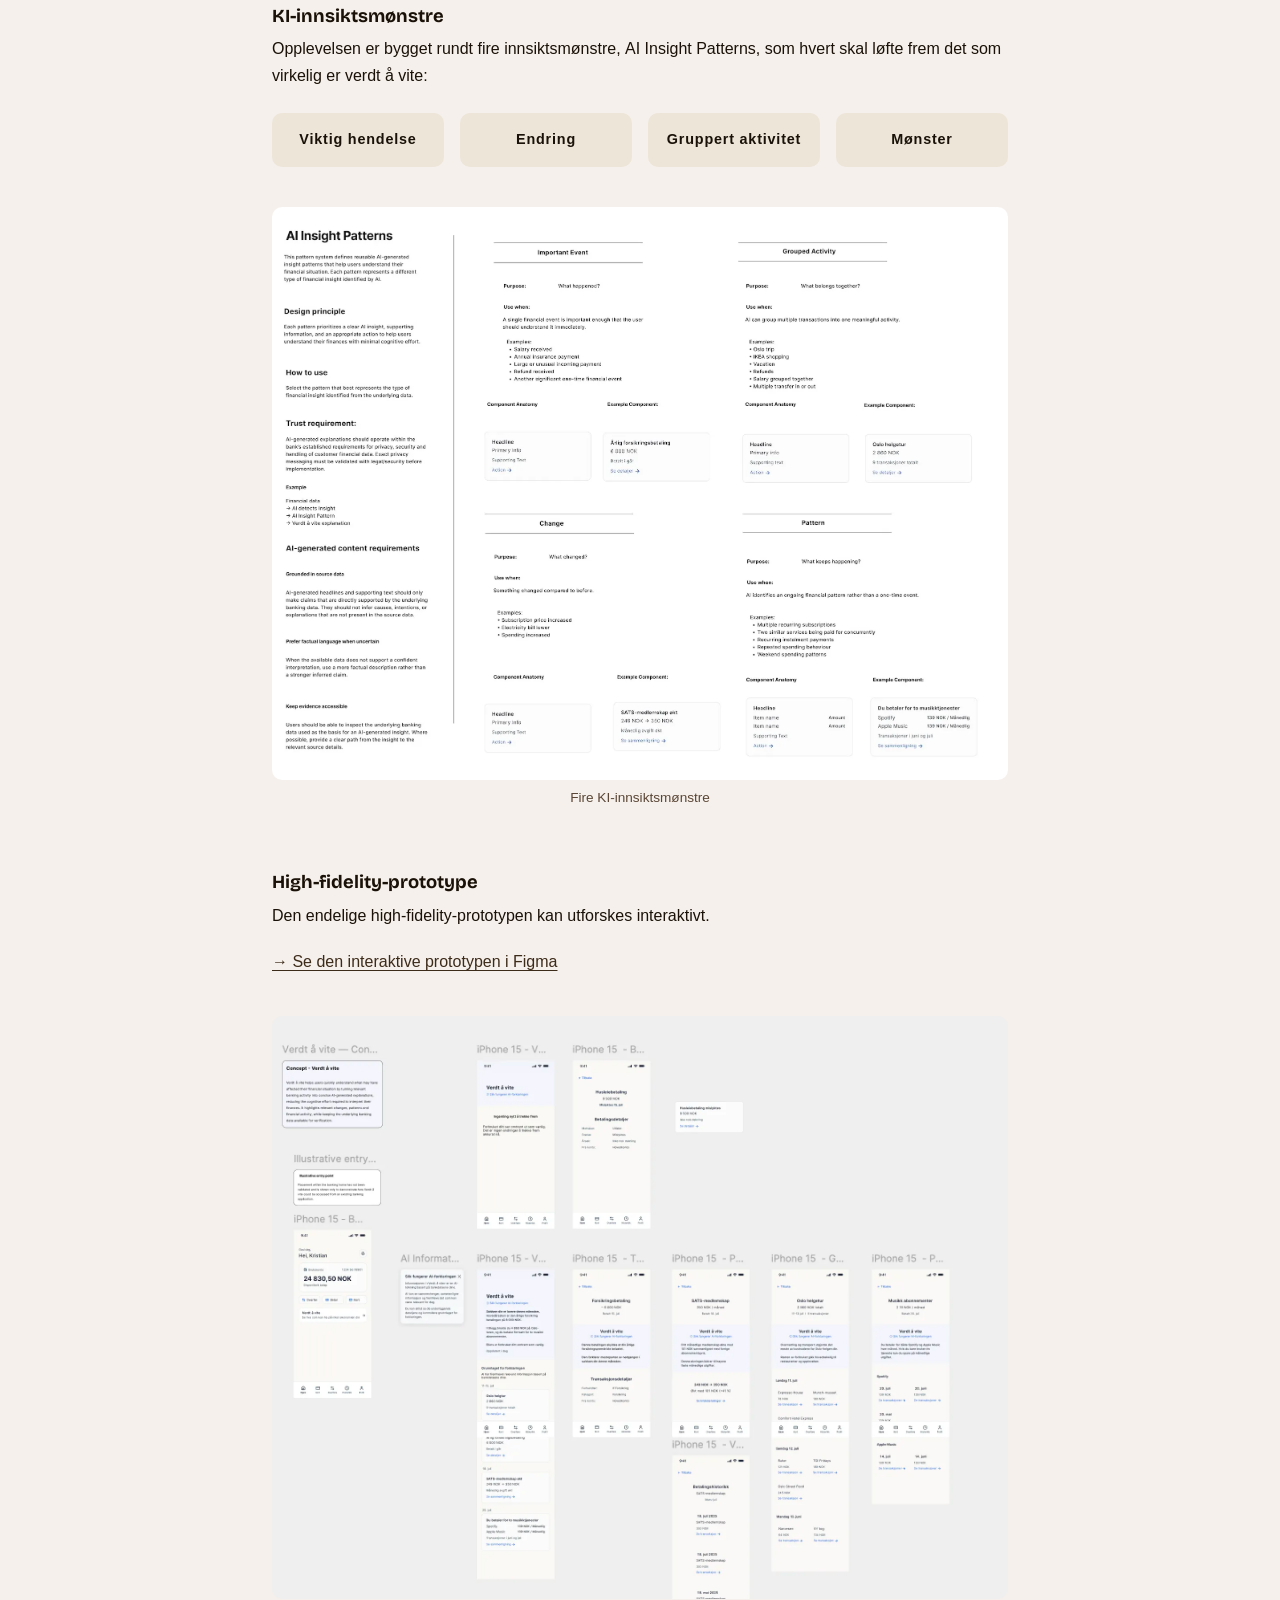
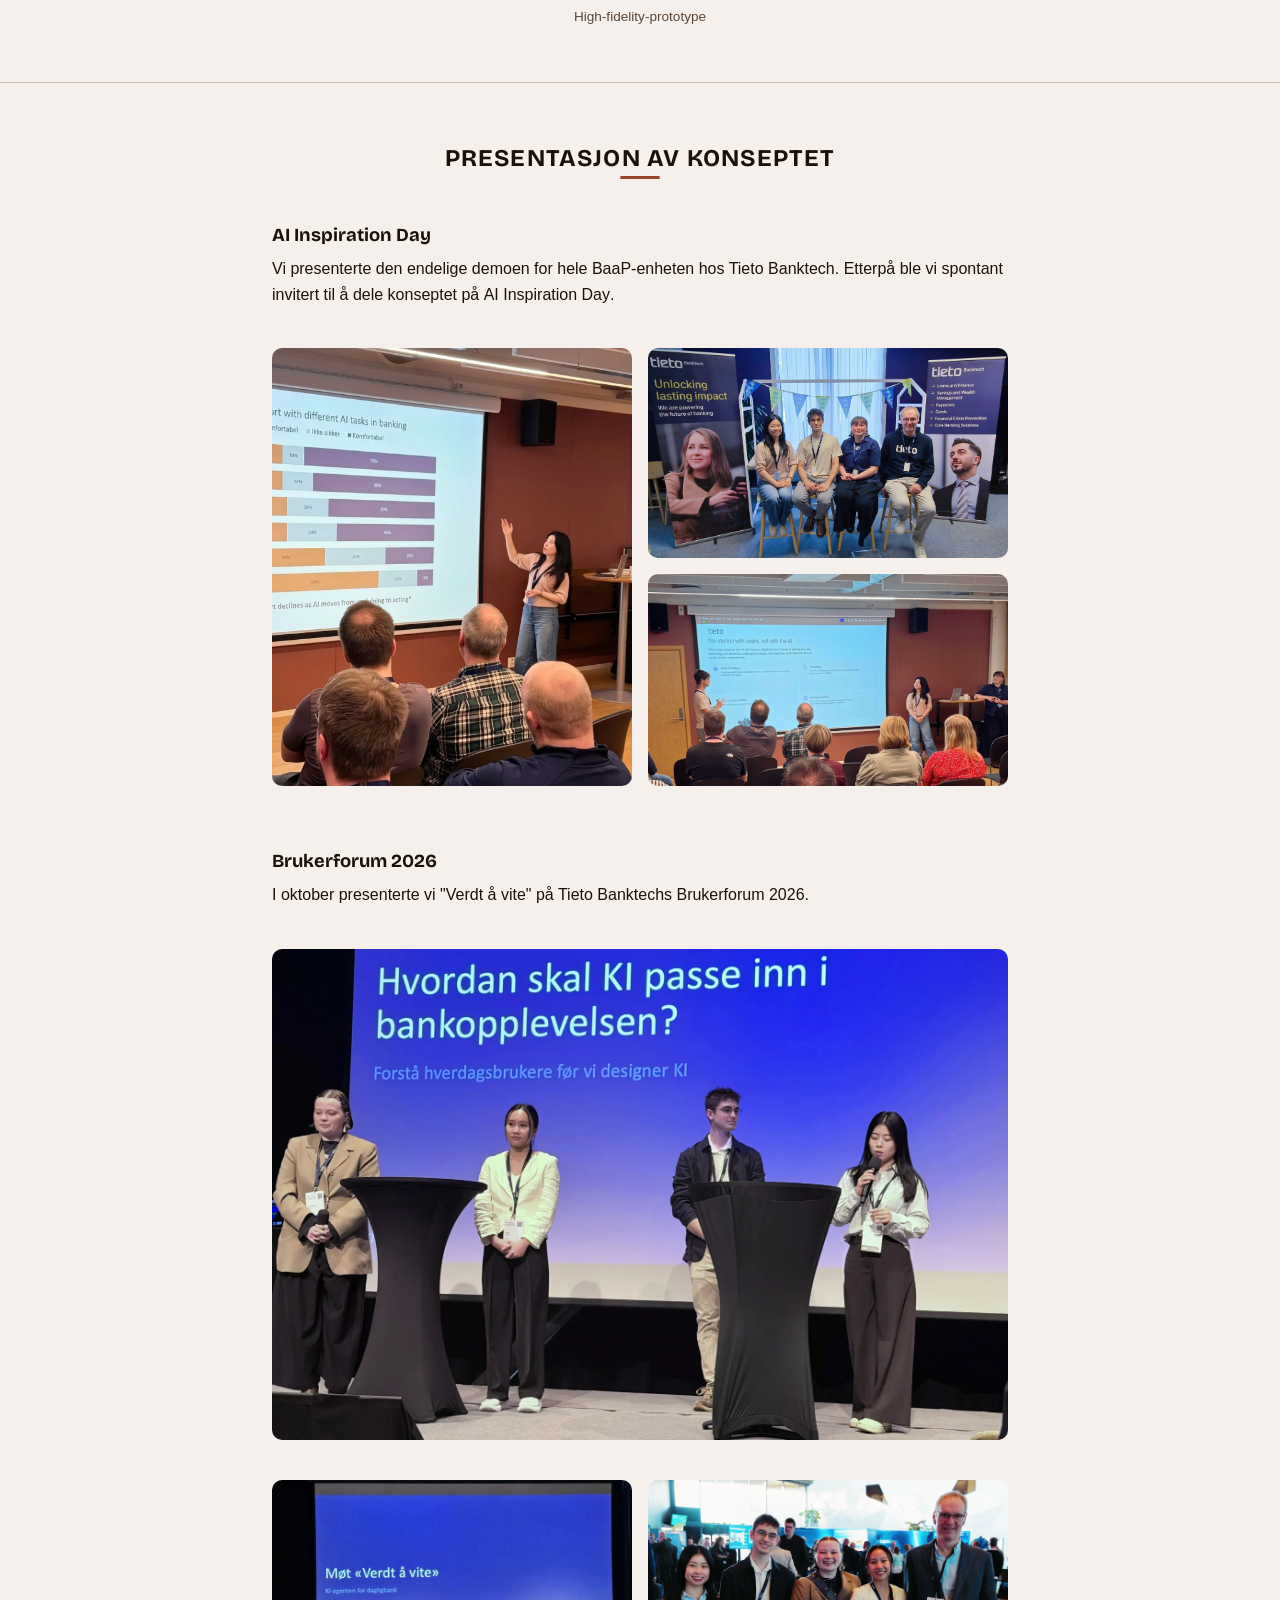
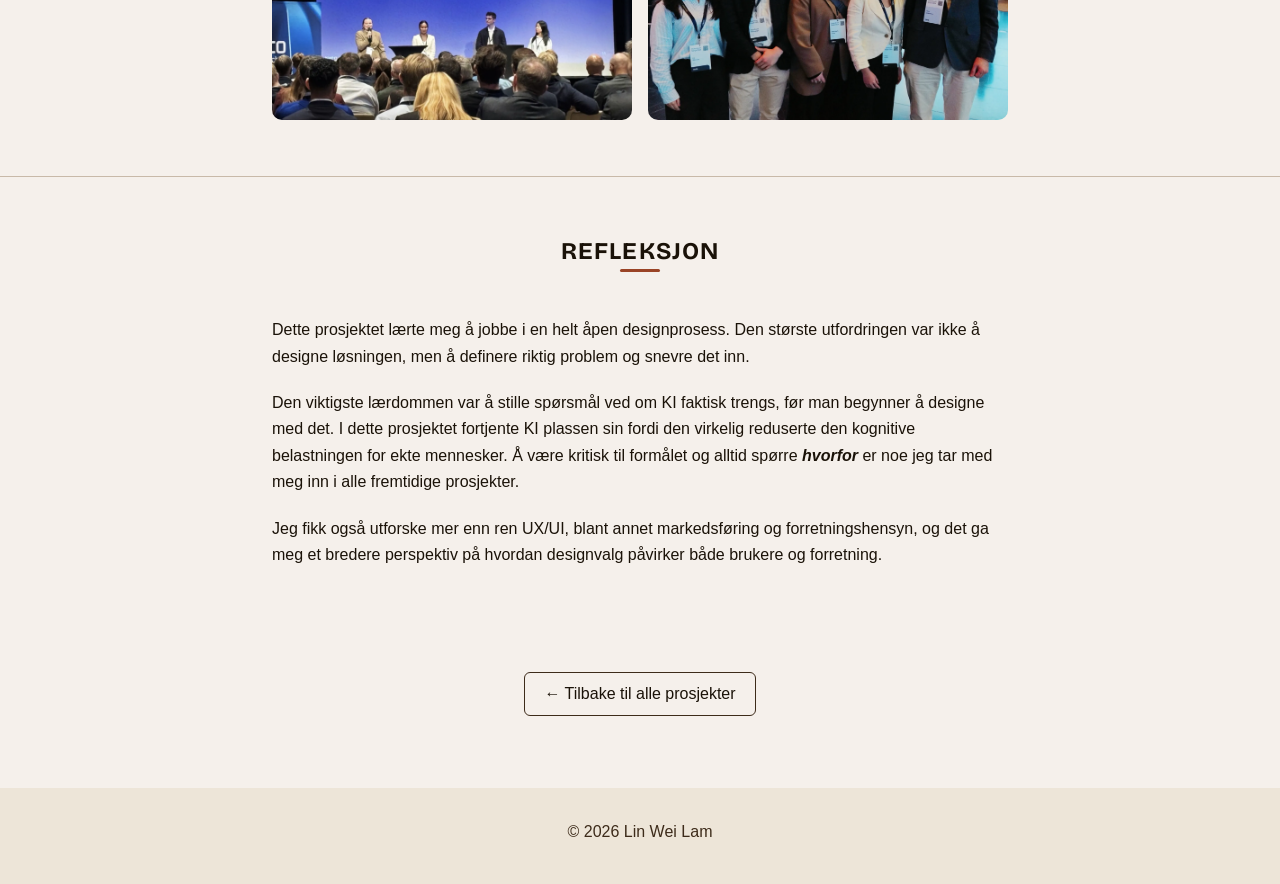
<file: CaseStudyOne.html>
<!doctype html>
<html lang="no">
  <head>
    <meta charset="UTF-8" />
    <meta name="viewport" content="width=device-width, initial-scale=1.0" />
    <link rel="preconnect" href="https://fonts.googleapis.com" />
    <link rel="preconnect" href="https://fonts.gstatic.com" crossorigin />
    <link
      rel="stylesheet"
      href="https://fonts.googleapis.com/css2?family=Bricolage+Grotesque:opsz,wght@12..96,500..700&display=swap"
    />
    <link rel="stylesheet" href="css/style.css" />
    <link
      rel="alternate"
      hreflang="no"
      href="https://linnie-linda-lin.github.io/CaseStudyOne.html"
    />
    <link
      rel="alternate"
      hreflang="en"
      href="https://linnie-linda-lin.github.io/en/CaseStudyOne.html"
    />
    <link
      rel="alternate"
      hreflang="x-default"
      href="https://linnie-linda-lin.github.io/CaseStudyOne.html"
    />
    <title>Verdt å vite &ndash; Prosjekt | Lin Wei Lam</title>
  </head>
  <body id="top">
    <a class="skipLink" href="#main">Hopp til hovedinnhold</a>
    <header>
      <p class="siteName">Lin Wei Lam</p>
      <nav class="langSwitch" aria-label="Språk">
        <strong lang="no" aria-current="true">Norsk</strong>
        <span aria-hidden="true">/</span>
        <a href="en/CaseStudyOne.html" lang="en" hreflang="en">English</a>
      </nav>
    </header>
    <nav class="mainNav" aria-label="Hovedmeny">
      <ul class="navigationBar">
        <li class="navigationButton">
          <a href="./index.html">HJEM</a>
        </li>
        <li class="navigationButton">
          <a href="./index.html#case-studies">PROSJEKTER</a>
        </li>
        <li class="navigationButton">
          <a href="./index.html#about-me">OM MEG</a>
        </li>
      </ul>
    </nav>
    <main id="main" tabindex="-1">
      <section>
        <div class="csHero">
          <hgroup>
            <p class="csEyebrow">
              Tieto&nbsp;Banktech &middot; Sommerinternship&nbsp;2026
            </p>
            <h1 class="csTitle">Verdt å vite</h1>
            <p class="csLede">
              En KI-agent som finner det som er verdt å vite om økonomien din
            </p>
          </hgroup>
          <ul class="csChips" role="list">
            <li>UX-design</li>
            <li>Brukerinnsikt</li>
            <li>KI</li>
            <li>Bank</li>
            <li>Interaksjonsdesign</li>
          </ul>
          <img
            class="caseImage"
            src="Assets/Verdt å vite/VerdtÅViteConcept1.webp"
            alt="Konseptbilde av Verdt å vite, en KI-funksjon for å forstå egen økonomi, vist på to mobilskjermer"
          />
        </div>
      </section>

      <section class="csSectionBlock">
        <h2 class="subHeadings csSectionTitle">MIN ROLLE OG BIDRAG</h2>
        <div class="csSingle">
          <ul class="csSummaryStats">
            <li>
              <span class="csSummaryNumber"
                >90<span class="visuallyHidden">&nbsp;</span></span
              >
              svar på spørreundersøkelsen
            </li>
            <li>
              <span class="csSummaryNumber"
                >5<span class="visuallyHidden">&nbsp;</span></span
              >
              dybdeintervjuer
            </li>
            <li>
              <span class="csSummaryNumber"
                >4<span class="visuallyHidden">&nbsp;</span></span
              >
              brukertester
            </li>
          </ul>
          <ul class="csSummaryList">
            <li>
              Ledet hele research- og designprosessen, fra et åpent oppdrag til
              et testet konsept
            </li>
            <li>
              Planla og gjennomførte brukerinnsikt, og syntetiserte funnene
              gjennom affinitetskartlegging
            </li>
            <li>
              Fasiliterte en idéworkshop med teamet og definerte
              designmuligheten
            </li>
            <li>
              Designet informasjonsarkitektur, brukerflyter, KI-innsiktsmønstre
              og high-fidelity-prototyper
            </li>
            <li>
              Testet konseptet med brukere og forbedret det mellom testene
            </li>
          </ul>
          <h3 class="csSubTitle csSummaryResultsLabel">Resultater</h3>
          <ul class="csSummaryList">
            <li>
              Presenterte den endelige demoen for hele BaaP-enheten og på
              <span lang="en">AI Inspiration Day</span>
            </li>
            <li>Presenterte konseptet på Tieto Banktechs Brukerforum 2026</li>
            <li>Fikk skriftlig anbefaling fra Tieto Banktech</li>
          </ul>
          <dl class="csSummaryMeta">
            <div>
              <dt class="csLabel">Rolle</dt>
              <dd>Lead UX/UI-designer</dd>
            </div>
            <div>
              <dt class="csLabel">Periode</dt>
              <dd>Juni&ndash;august 2026</dd>
            </div>
            <div>
              <dt class="csLabel">Team</dt>
              <dd>1 UX, 1 frontend, 2&nbsp;backend</dd>
            </div>
            <div>
              <dt class="csLabel">Verktøy</dt>
              <dd>Figma, FigJam, Microsoft Forms</dd>
            </div>
          </dl>
        </div>
      </section>

      <section class="csSectionBlock">
        <h2 class="subHeadings csSectionTitle">PROSJEKTET</h2>
        <div class="csSingle">
          <p class="aboutText">
            Tieto Banktech ga oss et åpent oppdrag: å bygge en fremtidig
            KI-agent for bank. Vi hadde stor frihet til å definere
            problemområdet selv, uten et forhåndsdefinert brukerproblem eller en
            fast løsning, men vi hadde fire krav å forholde oss til:
          </p>
          <div class="infoCardOverview infoCardOverview--grid">
            <article class="infoCardBox">
              <p class="infoCardLabel">Tydelig KI-merking</p>
            </article>
            <article class="infoCardBox">
              <p class="infoCardLabel">Sporbarhet</p>
            </article>
            <article class="infoCardBox">
              <p class="infoCardLabel">Sikker databehandling</p>
            </article>
            <article class="infoCardBox">
              <p class="infoCardLabel">Ingen finansiell rådgivning</p>
            </article>
          </div>
        </div>
      </section>

      <section class="csSectionBlock">
        <h2 class="subHeadings csSectionTitle">INNSIKT</h2>
        <div class="csSingle">
          <p class="aboutText">
            Jeg brukte en kombinasjon av metoder for å forstå hvordan folk
            bruker digitale banktjenester i dag, og hvor KI kunne gi ekte verdi.
          </p>
          <p class="aboutText">
            <a
              class="csExternalLink"
              href="https://www.figma.com/board/BSlD0nuFS6nyy82ZNCDSjL/Case-study--Verdt-%C3%A5-vite---Brainstorming?node-id=0-1&t=lcbOoWEq2f0KOYPu-1"
              >→ Se hele prosessen i FigJam</a
            >, inkludert research, idéutvikling og dokumentasjon.
          </p>
          <div class="infoCardOverview">
            <article class="infoCardBox">
              <p class="infoCardLabel">Spørreundersøkelse</p>
              <p class="infoCardText">90 svar</p>
            </article>
            <article class="infoCardBox">
              <p class="infoCardLabel">Dybdeintervjuer</p>
              <p class="infoCardText">5 deltakere</p>
            </article>
            <article class="infoCardBox">
              <p class="infoCardLabel">Syntese</p>
              <ul class="infoCardList">
                <li>Kvalitativ analyse</li>
                <li>Affinitetskartlegging</li>
                <li>Idésyntese</li>
                <li>Temaer</li>
              </ul>
            </article>
          </div>
          <h3 class="csSubTitle">Spørreundersøkelse</h3>
          <p class="aboutText">
            Et interessant tidlig funn var at det ikke handlet om å være for
            eller mot KI. Det kom an på hva vi ba KI om å gjøre. Komforten sank
            jo mer KI gikk fra å støtte brukeren til å handle på vegne av dem.
            Dette fikk oss til å utforske hvor brukerne trekker grensen mellom
            KI som støtter dem, og KI som handler for dem.
          </p>
          <figure class="csFigure">
            <img
              class="caseImage"
              src="Assets/Verdt å vite/ComfortWithAIGraph.webp"
              alt="Diagram som viser hvor komfortable folk er med ulike KI-oppgaver i bank. Komforten synker når KI går fra å forklare til å handle."
            />
            <figcaption>Komfort med KI i bank</figcaption>
          </figure>
          <h3 class="csSubTitle">Dybdeintervjuer</h3>
          <p class="aboutText">
            Spørreundersøkelsen ga oss de brede mønstrene, mens intervjuene ga
            oss begrunnelsene bak dem. Transkripsjonene ble analysert med åpen
            koding og deretter samlet gjennom affinitetskartlegging.
          </p>
          <figure class="csFigure">
            <img
              class="caseImage"
              src="Assets/Verdt å vite/AffinityMappingImage.webp"
              alt="Affinitetskart med innsikt fra intervjuene, gruppert i temaer"
            />
            <figcaption>Affinitetskart</figcaption>
          </figure>
          <p class="aboutText">
            Gjennom syntesen dukket det opp fem gjentakende temaer: tillit til
            KI, menneskelig kontroll, forståelse av økonomisk informasjon,
            proaktiv hjelp og inkluderende design.
          </p>
          <figure class="csFigure">
            <img
              class="caseImage"
              src="Assets/Verdt å vite/QuotesToFiveThemes.webp"
              alt="Sitater fra intervjuene koblet til fem gjentakende temaer: tillit til KI, menneskelig kontroll, forståelse av økonomisk informasjon, proaktiv hjelp og inkluderende design"
            />
            <figcaption>Sitater koblet til fem temaer</figcaption>
          </figure>
          <p class="aboutText">
            Da vi snevret inn temaene, kom tre hovedinnsikter frem:
          </p>
          <div class="infoCardOverview">
            <article class="infoCardBox">
              <p class="infoCardLabel">Forstå økonomien</p>
            </article>
            <article class="infoCardBox">
              <p class="infoCardLabel">Redusere anstrengelse</p>
            </article>
            <article class="infoCardBox">
              <p class="infoCardLabel">Beholde kontrollen</p>
            </article>
          </div>
          <p class="aboutText">
            Brukerne vil raskt forstå hva som har skjedd i økonomien deres.
            Mange sjekker banken jevnlig for å se etter endringer i saldo og
            transaksjoner, men de må fortsatt bruke tid på å tolke informasjonen
            og hva endringene faktisk betyr for dem. Kort sagt:
          </p>
          <div class="csCallout">
            <p class="csLabel">Innsikt</p>
            <p class="csCalloutText">
              Brukerne vil ha hjelp som er enkel, tydelig og til å stole på,
              samtidig som de beholder kontrollen.
            </p>
          </div>
        </div>
      </section>

      <section class="csSectionBlock">
        <h2 class="subHeadings csSectionTitle">PROSESS</h2>
        <div class="csSingle">
          <h3 class="csSubTitle">Idémyldring</h3>
          <p class="aboutText">
            Innsikten reiste to sentrale spørsmål som formet retningen på
            prosjektet:
          </p>
          <ul>
            <li>Hvordan bør KI passe inn i bankopplevelsen?</li>
            <li>Hvilken verdi bør KI gi brukerne?</li>
          </ul>
          <p class="aboutText">
            For å utforske mulige svar fasiliterte jeg en
            <span lang="en">Crazy 4s</span>-workshop med teamet der vi genererte
            et bredt spekter av ideer innen tillit, økonomisk oversikt,
            menneskelig støtte og KI-interaksjon. Deretter utviklet vi fem
            <span lang="en">How Might We</span>-spørsmål for å bygge bro mellom
            innsikten og idéutviklingen.
          </p>
          <figure class="csFigure">
            <img
              class="caseImage"
              src="Assets/Verdt å vite/WorkshopIdeaAnalysis.webp"
              alt="Ideer fra Crazy 4s-workshopen gruppert i temaer"
            />
            <figcaption>
              Idéer fra <span lang="en">Crazy 4s</span>-workshopen
            </figcaption>
          </figure>
          <div class="csSplit csSplit--imageRight">
            <div class="csSplitText">
              <p class="aboutText">
                Det vanskeligste i prosjektet var ikke å designe løsningen, men å snevre inn problemområdet. Som eneste UX-designer i teamet hadde jeg ansvaret for å drive denne prosessen og definere designmuligheten.
              </p>
              <p class="aboutText">Researchen viste at brukerne vil:</p>
              <ul>
                <li>forstå økonomien sin raskt</li>
                <li>holde seg informert uten å bli overveldet</li>
                <li>få støtte, men beholde kontrollen</li>
              </ul>
              <p class="aboutText">
                Nettbanken viser allerede saldo, grafer og tabeller. Men brukeren må selv tolke hva tallene betyr.
              </p>
              <p class="aboutText">
                Her kunne KI gjøre en forskjell, ved å koble sammen, sammenligne og forklare informasjonen. Det ledet oss til problemstillingen:
              </p>
            </div>
            <figure class="csFigure">
              <img
                class="caseImage"
                src="Assets/Verdt å vite/WorkingPhoto.webp"
                alt="Lin Wei Lam og en kollega jobber sammen på en MacBook"
              />
            </figure>
          </div>
          <div class="csCallout">
            <p class="csLabel">Problemstilling</p>
            <p class="csCalloutText">
              Hvordan kan vi bruke KI til å redusere anstrengelsen det krever å
              forstå egen økonomi, samtidig som brukeren er informert og har
              kontroll?
            </p>
          </div>
          <h3 class="csSubTitle">Informasjonsarkitektur og brukerflyt</h3>
          <p class="aboutText">
            Informasjonsarkitekturen og brukerflytene viser hvordan innsikten
            ble omsatt til en produktstruktur og to sentrale brukerscenarioer.
          </p>
          <div class="sideBySideImages">
            <figure class="csFigure">
              <img
                src="Assets/Verdt å vite/IATable.webp"
                alt="Informasjonsarkitektur som viser hvor Verdt å vite passer inn i den eksisterende bankappen"
              />
              <figcaption>Informasjonsarkitektur</figcaption>
            </figure>
            <div class="imageColumn">
              <figure class="csFigure">
                <img
                  src="Assets/Verdt å vite/UserFlowUnderstandChanges.webp"
                  alt="Brukerflyt: forstå en endring i økonomien"
                />
                <figcaption>Brukerflyt: forstå en endring</figcaption>
              </figure>
              <figure class="csFigure">
                <img
                  src="Assets/Verdt å vite/UserFlowUnderstandUnfamiliarFinancial.webp"
                  alt="Brukerflyt: forstå en ukjent transaksjon"
                />
                <figcaption>
                  Brukerflyt: forstå en ukjent transaksjon
                </figcaption>
              </figure>
            </div>
          </div>
          <h3 class="csSubTitle">Brukertesting</h3>
          <p class="aboutText">
            Konseptet ble først utviklet som en mid-fidelity-prototype, som jeg
            testet digitalt med fire deltakere fra intervjuene. Hver deltaker
            kom inn i Verdt å vite gjennom en illustrativ versjon av sin egen
            bankapp, og kunne fritt følge lenker til de underliggende
            transaksjonene. Siden deltakerne brukte mobilprototypen på en PC,
            handlet testingen mest om konseptet og KI-ens rolle og ikke om
            mobilnavigasjon.
          </p>
          <p class="aboutText">
            <a
              class="csExternalLink"
              href="https://www.figma.com/design/C8xDDSYdkKQ6nagTSmKDNe/User-Testing-%E2%80%93--Verdt-a%CC%8A-vite?node-id=0-1&t=8cUSPltzsIOErAIM-1"
              >→ Se prototypen fra brukertestingen i Figma</a
            >
          </p>
          <figure class="csFigure">
            <img
              class="caseImage"
              src="Assets/Verdt å vite/MidFiPrototypeImage.webp"
              alt="Skjermer fra mid-fidelity-prototypen som ble brukt i brukertestingen"
            />
            <figcaption>Mid-fidelity-prototype</figcaption>
          </figure>
          <p class="aboutText">Fire hovedfunn:</p>

          <ul class="csSpacedList">
            <li>
              <strong>Brukerne vil sjekke hva KI-en har gjort.</strong><br />
              Deltakerne åpnet gjentatte ganger transaksjonene bak en
              forklaring, og én sa at de følte seg tryggere fordi de kunne
              faktasjekke KI-en. I high-fidelity-versjonen plasserte jeg
              oppsummeringen først og kildene rett under, slik at brukerne får
              konklusjonen og kan sjekke den med en gang.
            </li>
            <li>
              <strong>Det var uklart hva KI-en faktisk gjorde.</strong><br />
              Deltakerne var usikre på hva som kom fra KI, og hva som kom fra
              banken. Jeg la til tydeligere KI-merking og inngangen «Slik
              fungerer KI-forklaringen»: banken står for fakta, og KI kobler
              sammen og forklarer.
            </li>
            <li>
              <strong>Grensen mellom observasjon og råd.</strong><br />
              Deltakerne forsto at KI-en forklarer og ikke bestemmer, men
              innsikten om musikkabonnementer antydet likevel at brukeren kunne
              spare penger ved å si opp én tjeneste. Banken ser betalingene,
              ikke hvorfor folk har valgt dem, så grensen mellom sammenligning
              og forslag er noe jeg ville jobbet videre med.
            </li>
            <li>
              <strong>Risikoer jeg ikke hadde forutsett.</strong><br />
              Én deltaker påpekte at i forhold med økonomisk kontroll kan en
              automatisk oversikt gjøre det lettere å overvåke noens forbruk.
              Sensitive kjøp, som medisinske utgifter, kan også føles ubehagelig
              å få opp igjen. Brukerne bør kunne utelate visse kjøp og skru av
              Verdt å vite.
            </li>
          </ul>
          <p class="aboutText">
            Med fire deltakere gir funnene heller en retning enn bevis, men de
            formet det endelige high-fidelity-designet.
          </p>
        </div>
      </section>

      <section class="csSectionBlock">
        <h2 class="subHeadings csSectionTitle">LØSNINGEN</h2>
        <div class="csSingle">
          <figure class="csFigure">
            <img
              class="caseImage"
              src="Assets/Verdt å vite/VerdtÅViteConcept2.webp"
              alt="Verdt å vite vist på tre mobilskjermer, med en KI-generert forklaring"
            />
            <figcaption>KI-forklaringen i Verdt å vite</figcaption>
          </figure>
          <h3 class="csSubTitle">Verdt å vite</h3>
          <p class="aboutText">
            Verdt å vite er et proaktivt KI-lag som er integrert i nettbanken. I
            stedet for at brukeren må stille spørsmål først, finner KI-agenten
            vår meningsfulle endringer og mønstre i eksisterende økonomiske data
            og forklarer hva som har skjedd på et enkelt språk. KI-en
            oppsummerer, brukeren forstår.
          </p>
          <h3 class="csSubTitle">KI-innsiktsmønstre</h3>
          <p class="aboutText">
            Opplevelsen er bygget rundt fire innsiktsmønstre,
            <span lang="en">AI Insight Patterns</span>, som hvert skal løfte
            frem det som virkelig er verdt å vite:
          </p>
          <div class="infoCardOverview">
            <article class="infoCardBox">
              <p class="infoCardLabel">Viktig hendelse</p>
            </article>
            <article class="infoCardBox">
              <p class="infoCardLabel">Endring</p>
            </article>
            <article class="infoCardBox">
              <p class="infoCardLabel">Gruppert aktivitet</p>
            </article>
            <article class="infoCardBox">
              <p class="infoCardLabel">Mønster</p>
            </article>
          </div>
          <figure class="csFigure">
            <img
              class="caseImage"
              src="Assets/Verdt å vite/InsightPatternAI.webp"
              alt="Diagram over de fire KI-innsiktsmønstrene: Viktig hendelse, Endring, Gruppert aktivitet og Mønster"
            />
            <figcaption>Fire KI-innsiktsmønstre</figcaption>
          </figure>
          <h3 class="csSubTitle">High-fidelity-prototype</h3>
          <p class="aboutText">
            Den endelige high-fidelity-prototypen kan utforskes interaktivt.
          </p>
          <p class="aboutText">
            <a
              class="csExternalLink"
              href="https://www.figma.com/design/lmm6btO5DNYGCkmr0MPL74/Verdt-a%CC%8A-vite?node-id=531-1174&t=FJBMUxrhKC9aIMSb-1"
              >→ Se den interaktive prototypen i Figma</a
            >
          </p>
          <figure class="csFigure">
            <img
              class="caseImage"
              src="Assets/Verdt å vite/HiFiPrototype.webp"
              alt="High-fidelity-prototype av Verdt å vite"
            />
            <figcaption>High-fidelity-prototype</figcaption>
          </figure>
        </div>
      </section>

      <section class="csSectionBlock">
        <h2 class="subHeadings csSectionTitle">PRESENTASJON AV KONSEPTET</h2>
        <div class="csSingle">
          <h3 class="csSubTitle"><span lang="en">AI Inspiration Day</span></h3>
          <p class="aboutText">
            Vi presenterte den endelige demoen for hele BaaP-enheten hos Tieto
            Banktech. Etterpå ble vi spontant invitert til å dele konseptet på
            <span lang="en">AI Inspiration Day</span>.
          </p>
          <div class="sideBySideImages">
            <figure class="csFigure">
              <img
                src="Assets/Verdt å vite/GirlPresentation.webp"
                alt="Lin Wei Lam presenterer Verdt å vite-konseptet"
              />
            </figure>
            <div class="imageColumn">
              <img
                src="Assets/Verdt å vite/TeamPhoto.webp"
                alt="Gruppebilde av Lin Wei Lam og kollegaer på AI Inspiration Day"
              />
              <img
                src="Assets/Verdt å vite/PresentationFestivalAI.webp"
                alt="Teamet presenterer Verdt å vite på AI Inspiration Day"
              />
            </div>
          </div>
          <h3 class="csSubTitle">Brukerforum 2026</h3>
          <p class="aboutText">
            I oktober presenterte vi "Verdt å vite" på Tieto Banktechs
            Brukerforum 2026.
          </p>
          <img
            class="caseImage"
            src="Assets/Verdt å vite/BrukerforumStage.webp"
            alt="Teamet på scenen på Brukerforum 2026, der Lin presenterer med mikrofon foran en skjerm med spørsmålet «Hvordan skal KI passe inn i bankopplevelsen?»"
          />
          <div class="imageGrid">
            <img
              src="Assets/Verdt å vite/BrukerforumAudience.webp"
              alt="Teamet på scenen foran et fullt publikum, med skjermen «Møt Verdt å vite: KI-agenten for dagligbank»"
            />
            <img
              src="Assets/Verdt å vite/BrukerforumTeam.webp"
              alt="Teamet sammen med veilederen fra Tieto Banktech på Brukerforum 2026"
            />
          </div>
        </div>
      </section>

      <section class="csSectionBlock">
        <h2 class="subHeadings csSectionTitle">REFLEKSJON</h2>
        <div class="csSingle">
          <p class="aboutText">
            Dette prosjektet lærte meg å jobbe i en helt åpen designprosess. Den
            største utfordringen var ikke å designe løsningen, men å definere
            riktig problem og snevre det inn.
          </p>
          <p class="aboutText">
            Den viktigste lærdommen var å stille spørsmål ved om KI faktisk
            trengs, før man begynner å designe med det. I dette prosjektet
            fortjente KI plassen sin fordi den virkelig reduserte den kognitive
            belastningen for ekte mennesker. Å være kritisk til formålet og
            alltid spørre <strong><em>hvorfor</em></strong> er noe jeg tar med
            meg inn i alle fremtidige prosjekter.
          </p>
          <p class="aboutText">
            Jeg fikk også utforske mer enn ren UX/UI, blant annet markedsføring
            og forretningshensyn, og det ga meg et bredere perspektiv på hvordan
            designvalg påvirker både brukere og forretning.
          </p>
        </div>
      </section>

      <p class="csBackLink">
        <a href="./index.html#case-studies"
          >&larr; Tilbake til alle prosjekter</a
        >
      </p>
      <a href="#top" class="backToTop">&uarr; Til toppen</a>
    </main>
    <footer>
      <p class="footerInfo">© 2026 Lin Wei Lam</p>
    </footer>
  </body>
</html>
</file>
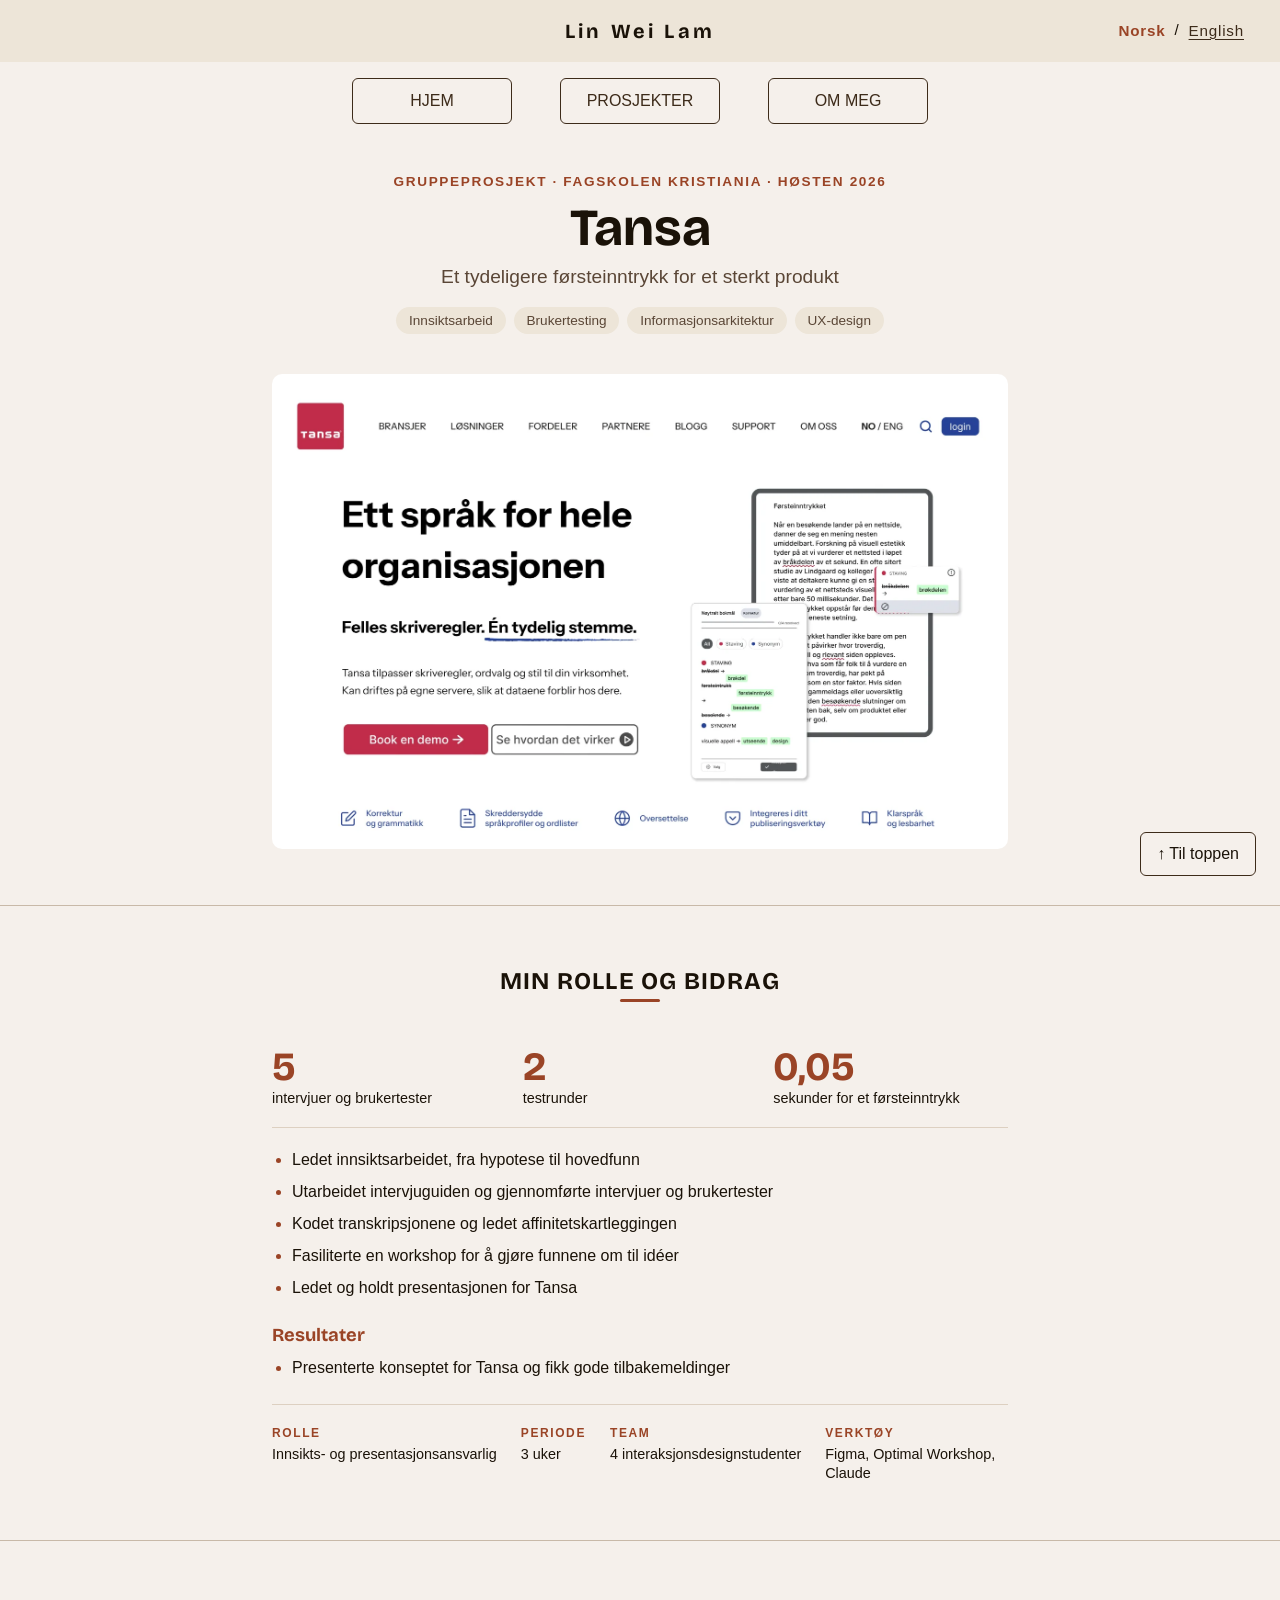
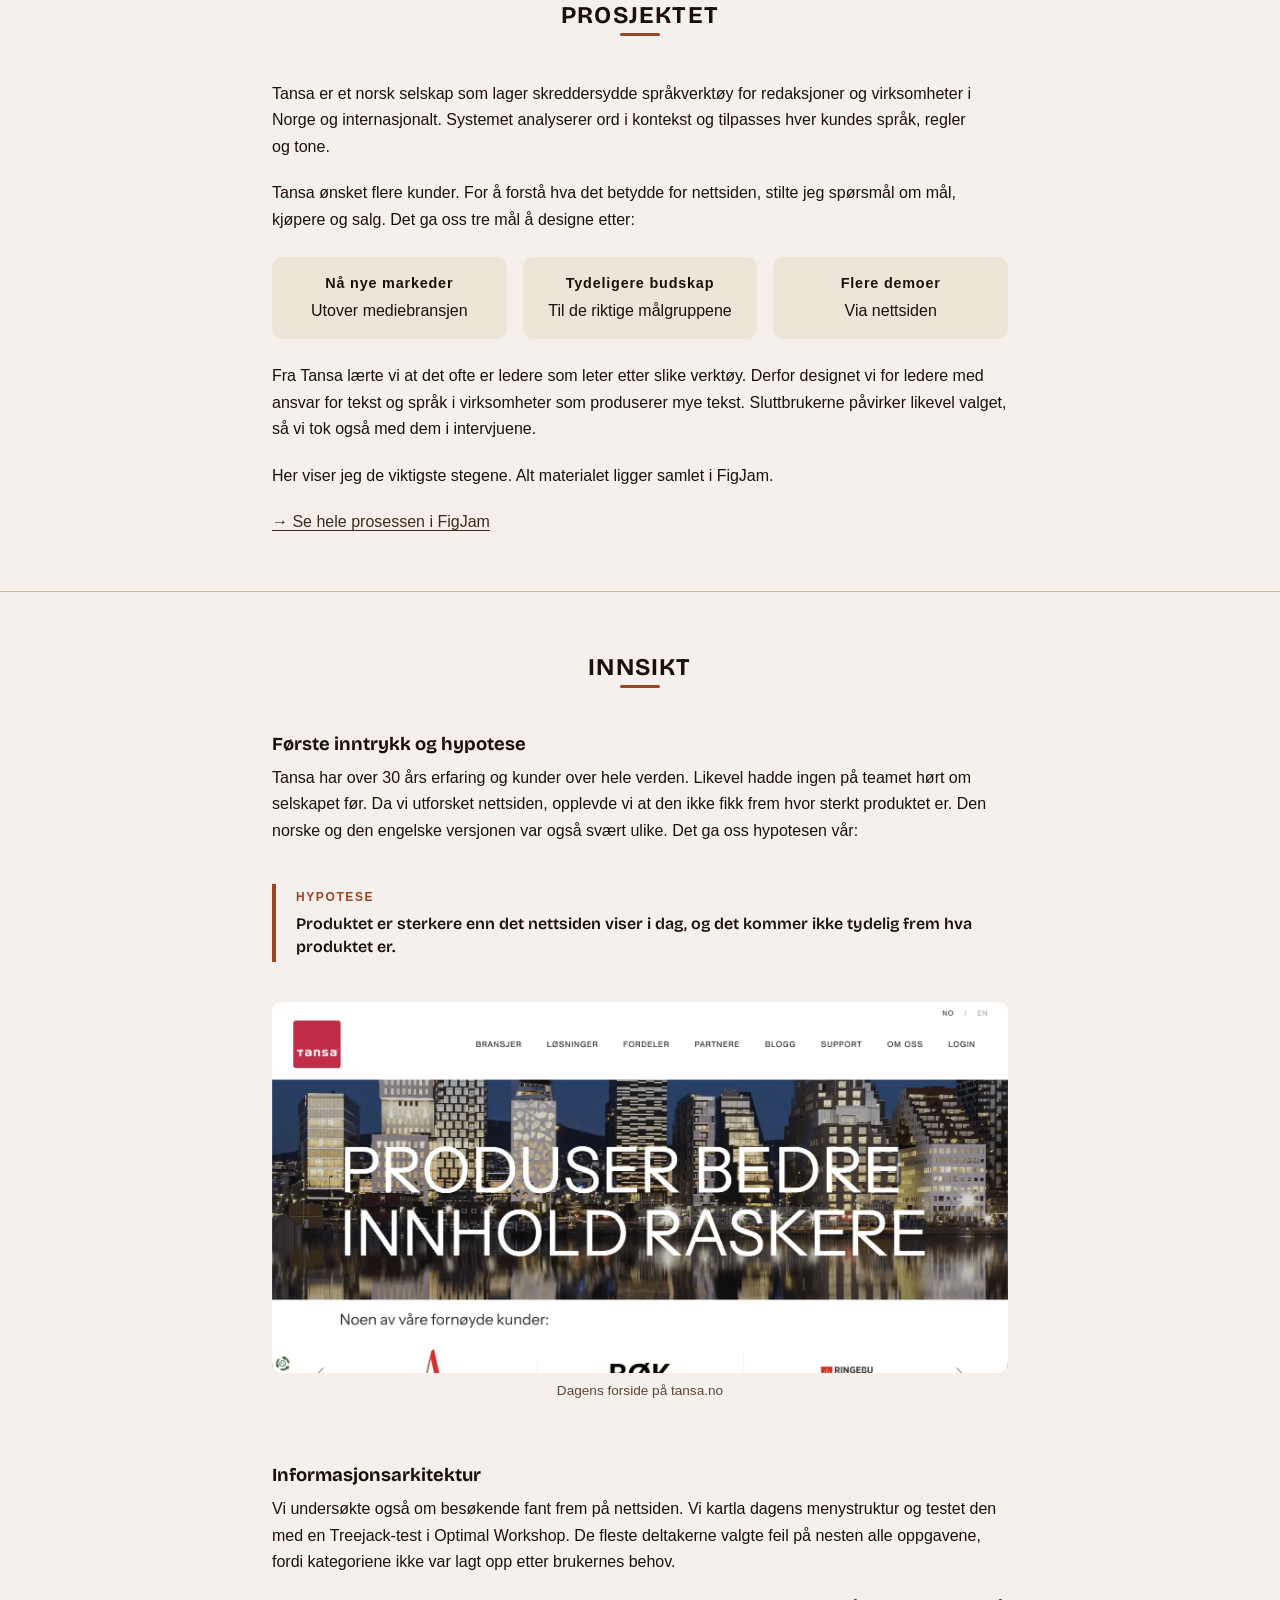
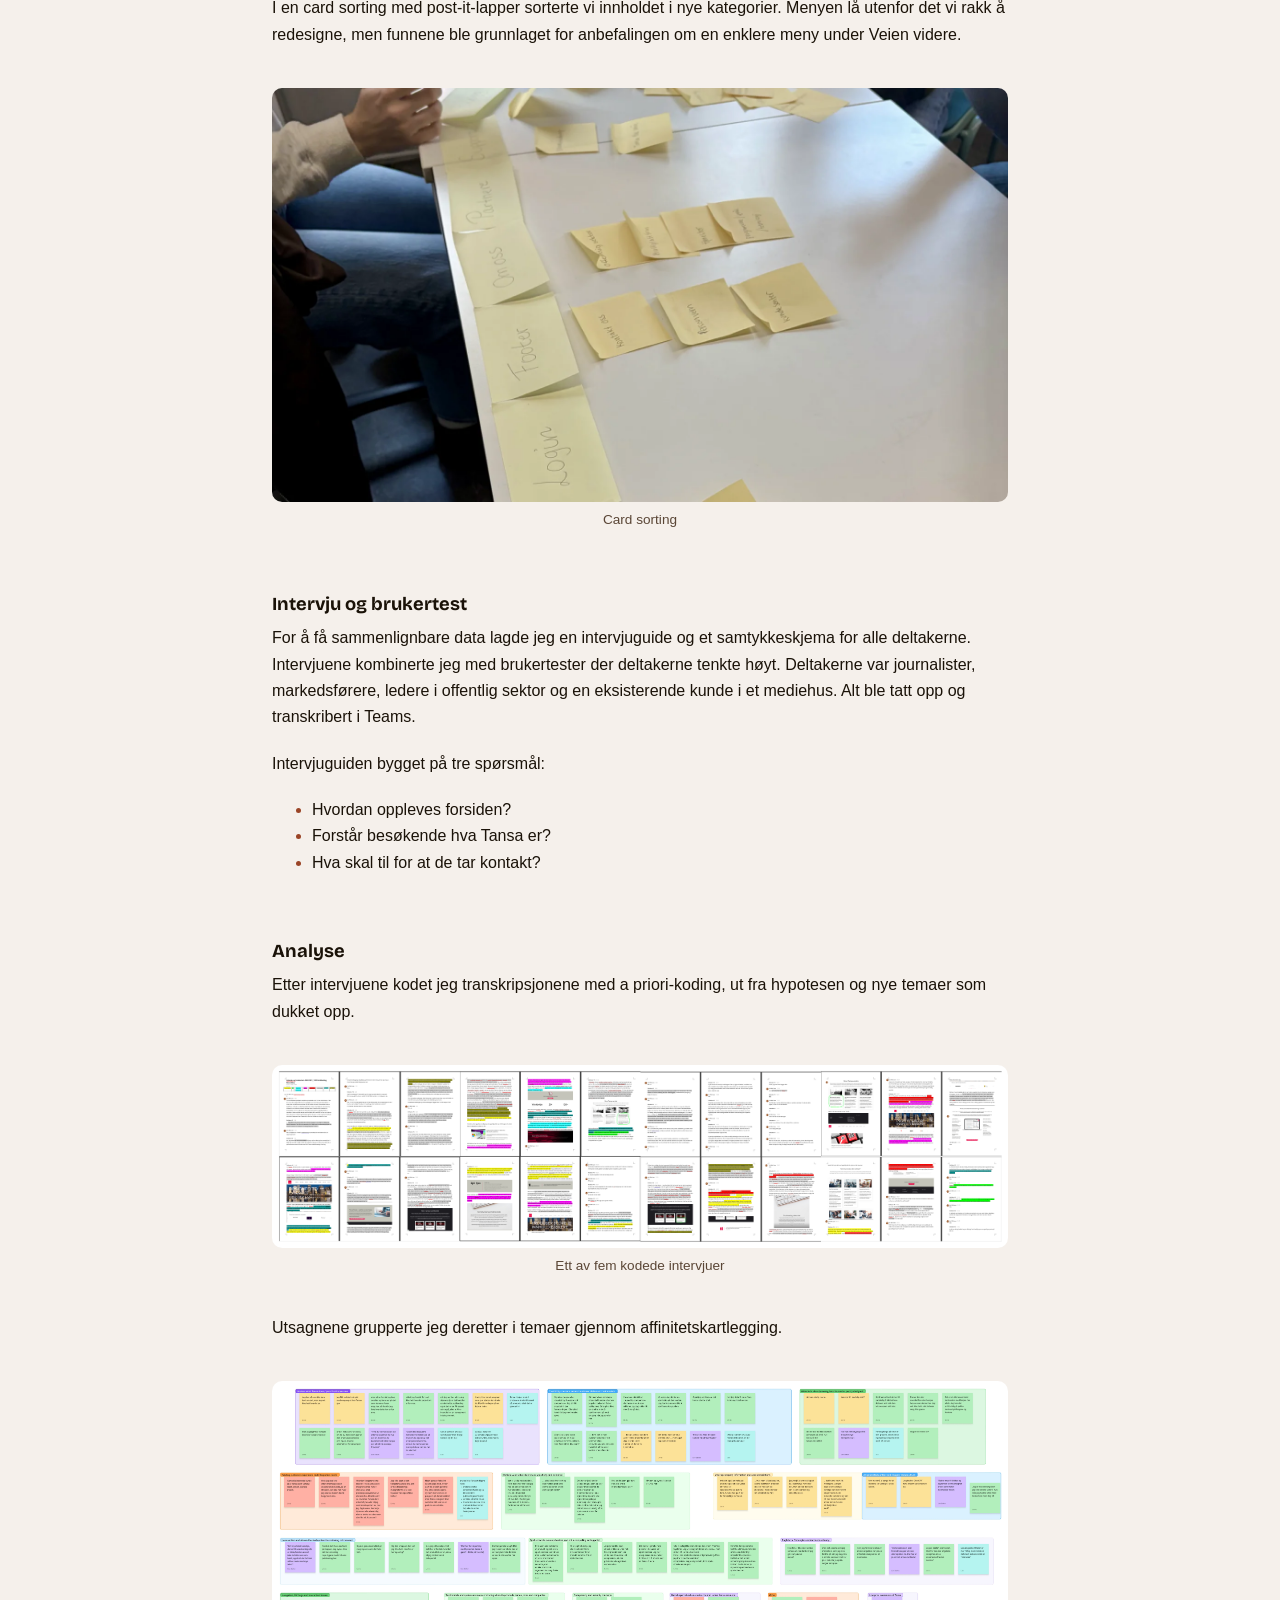
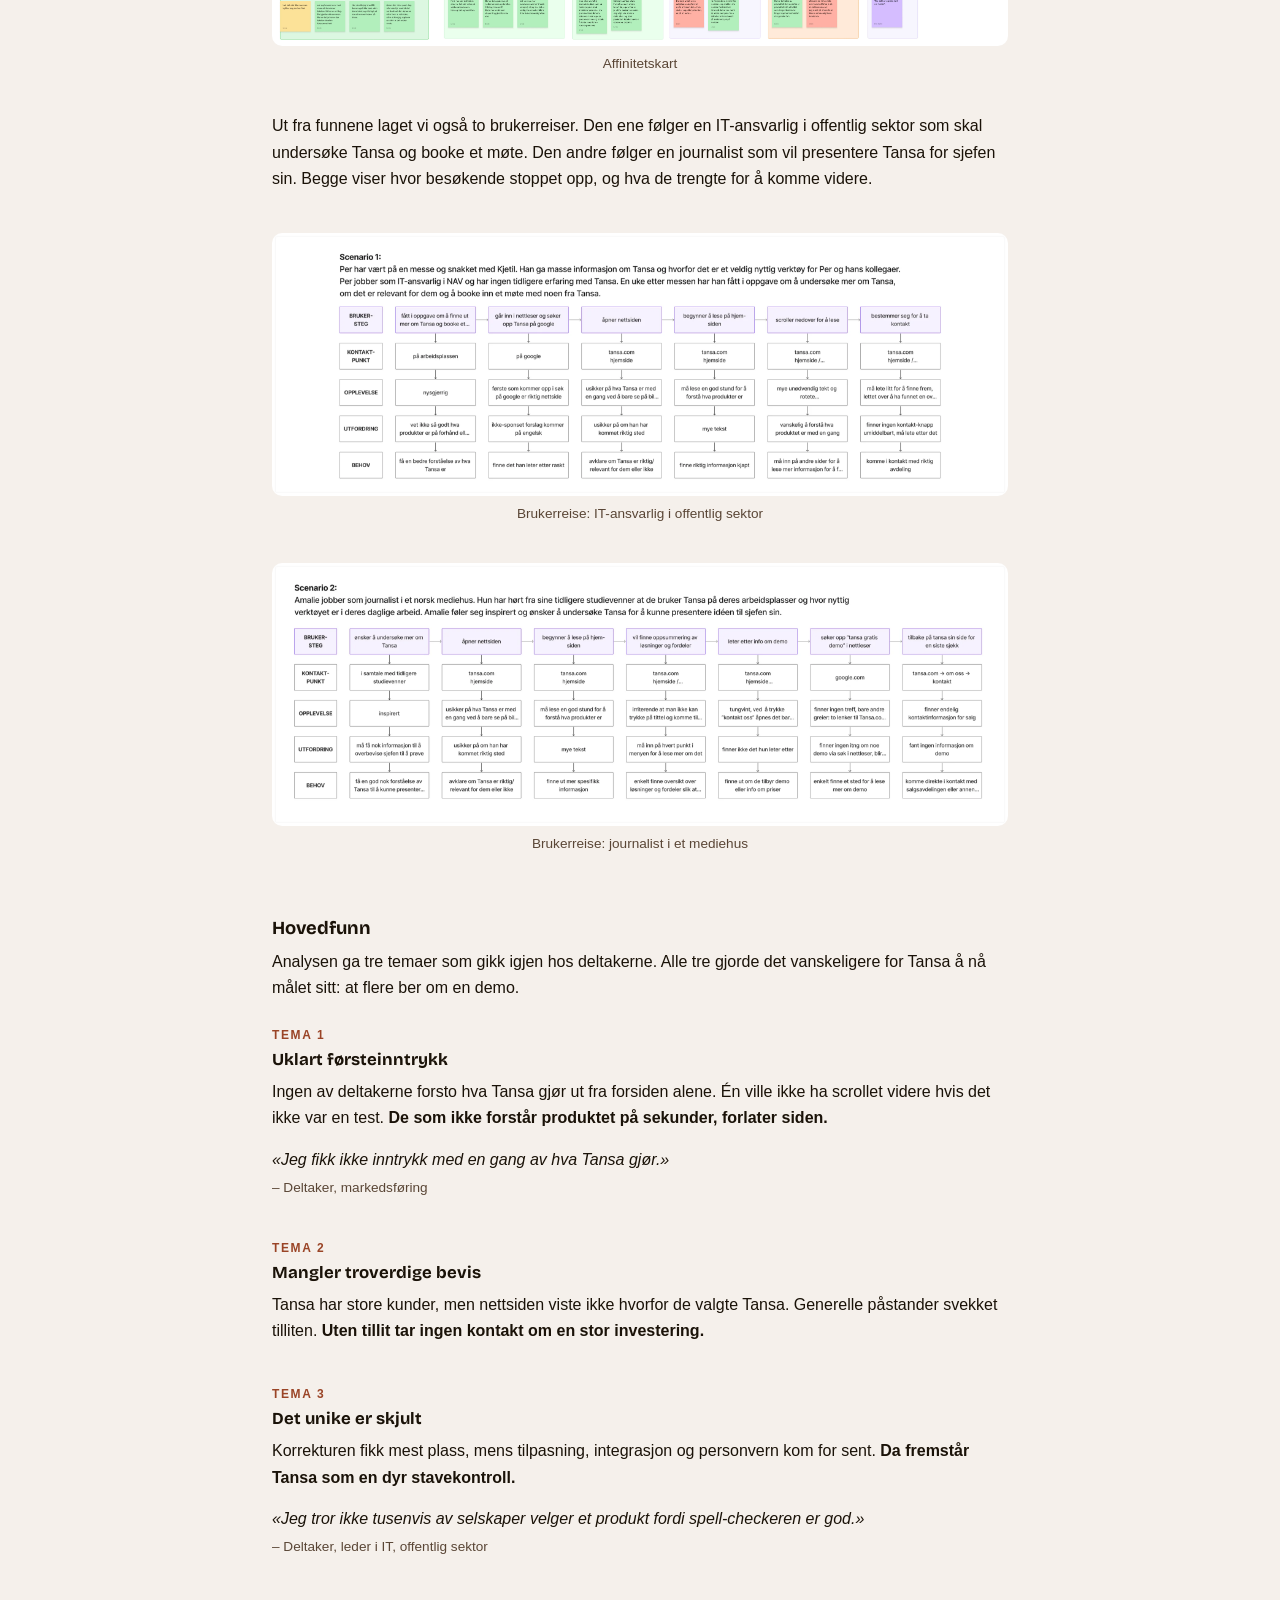
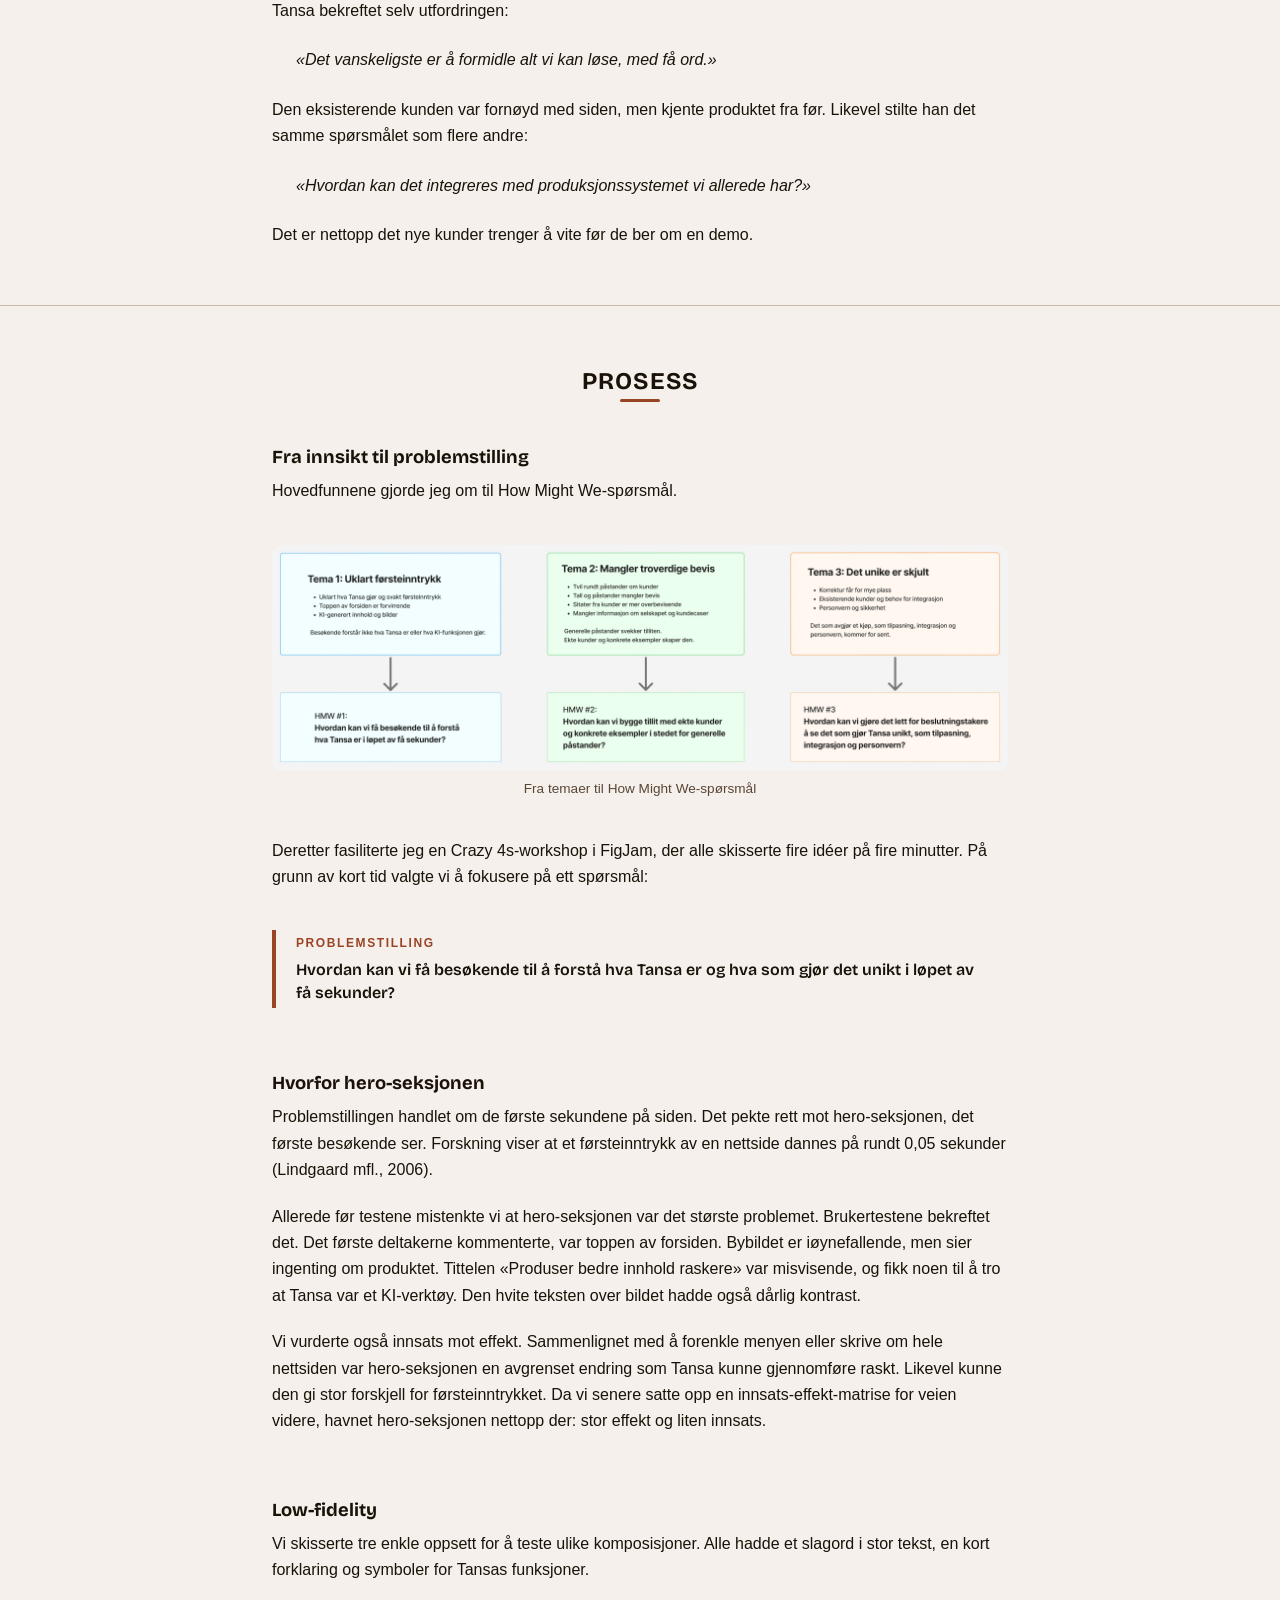
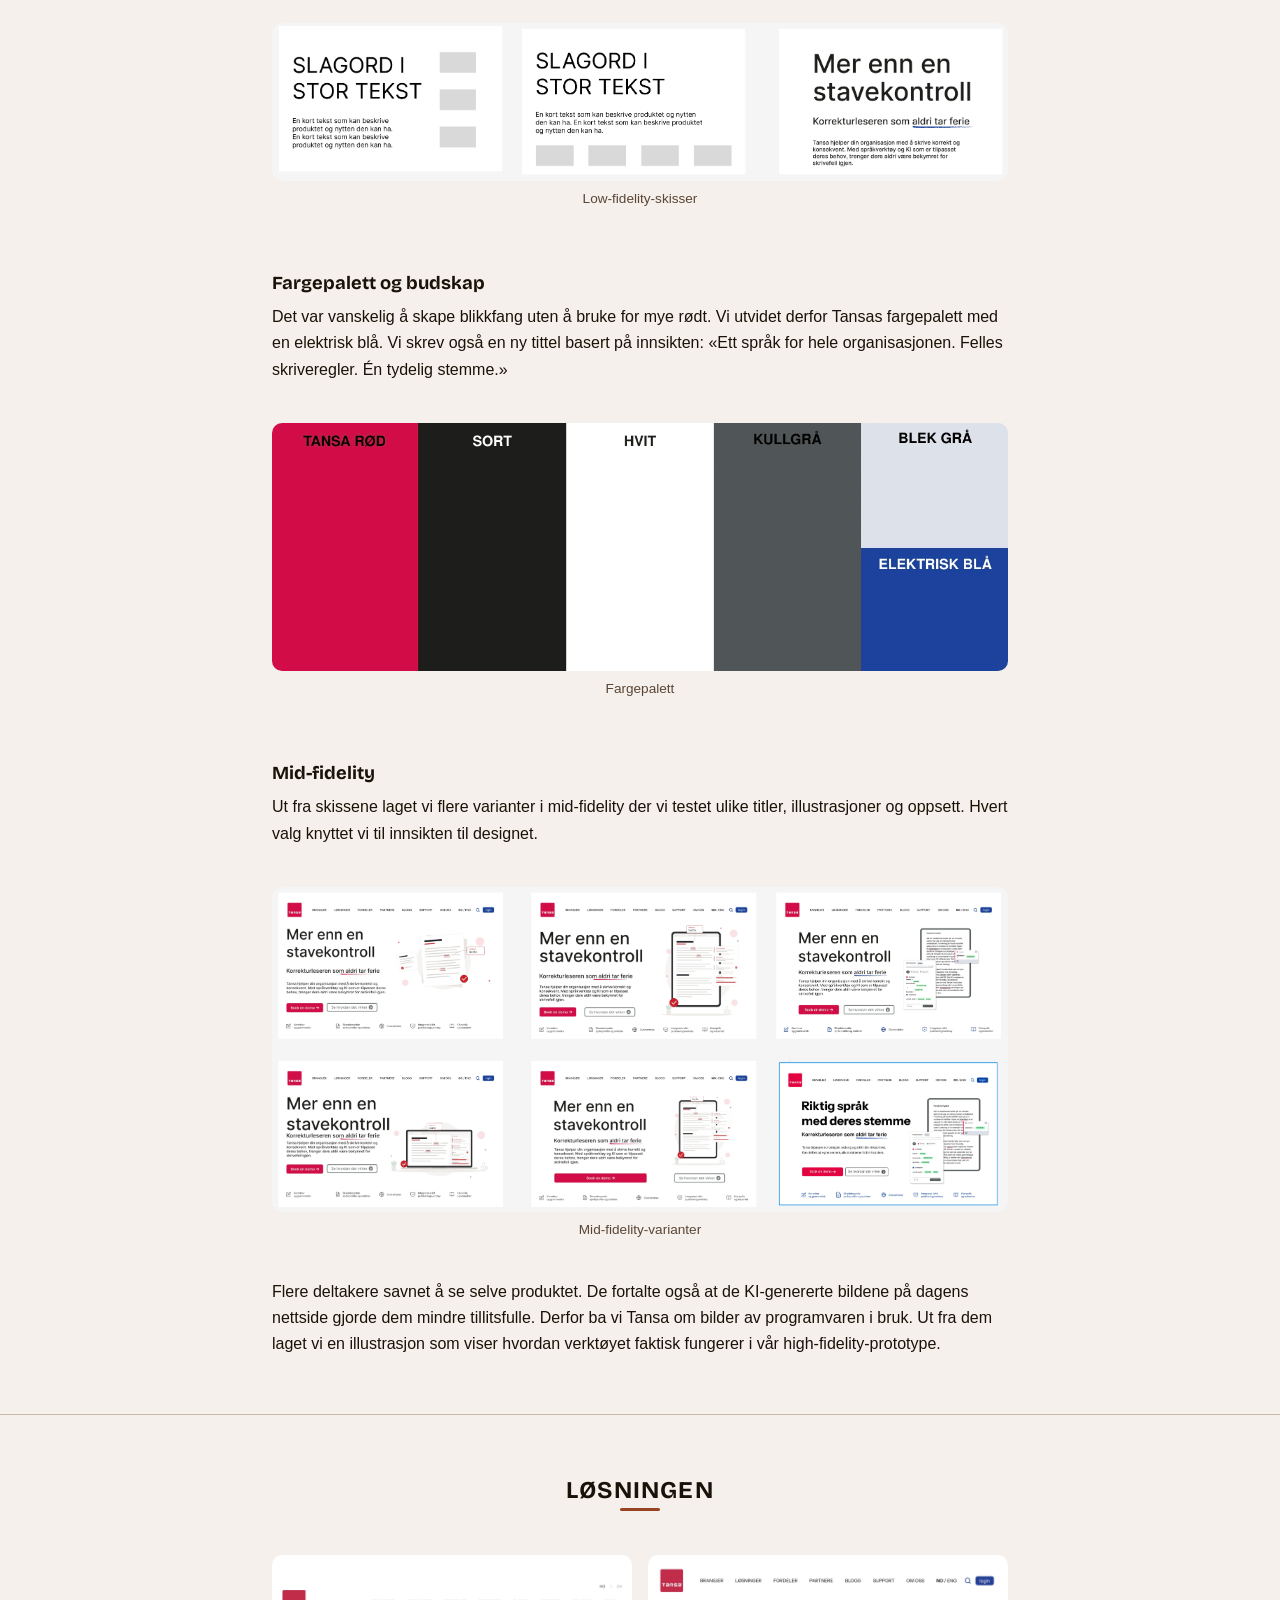
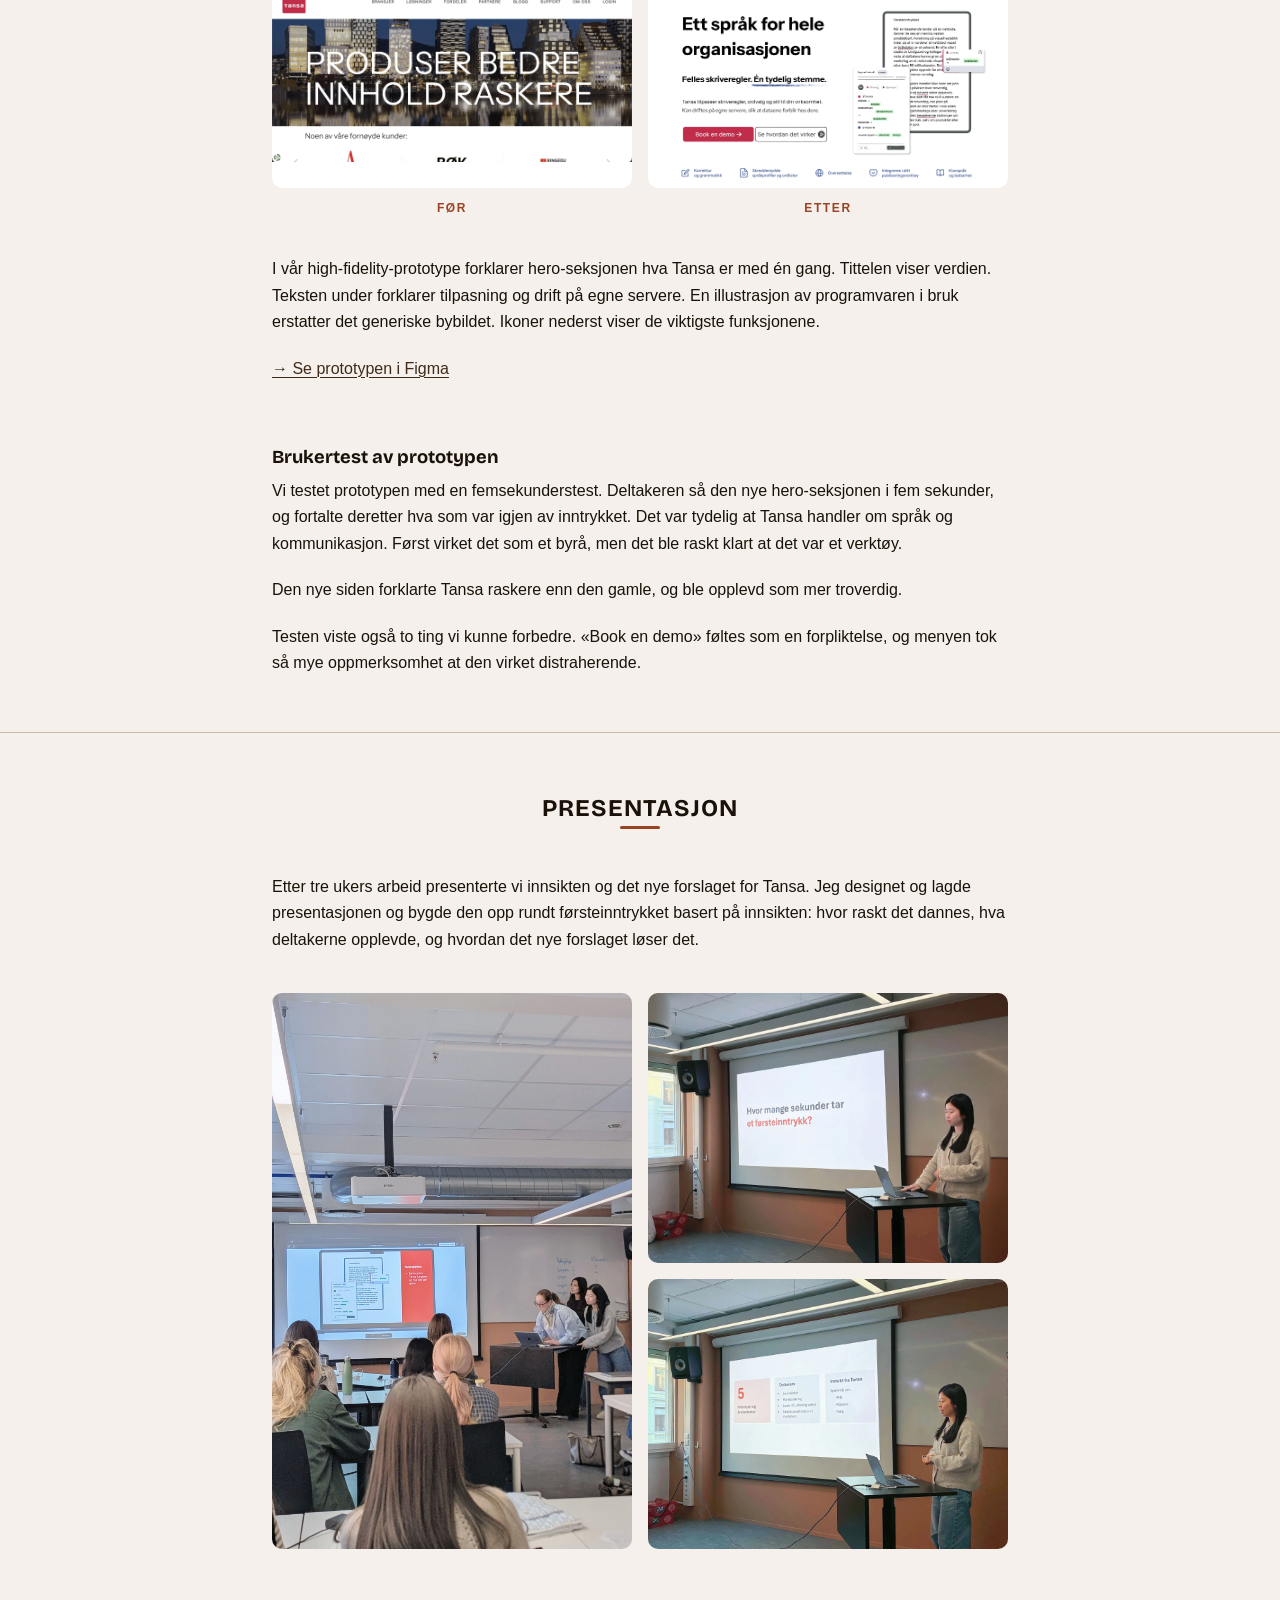
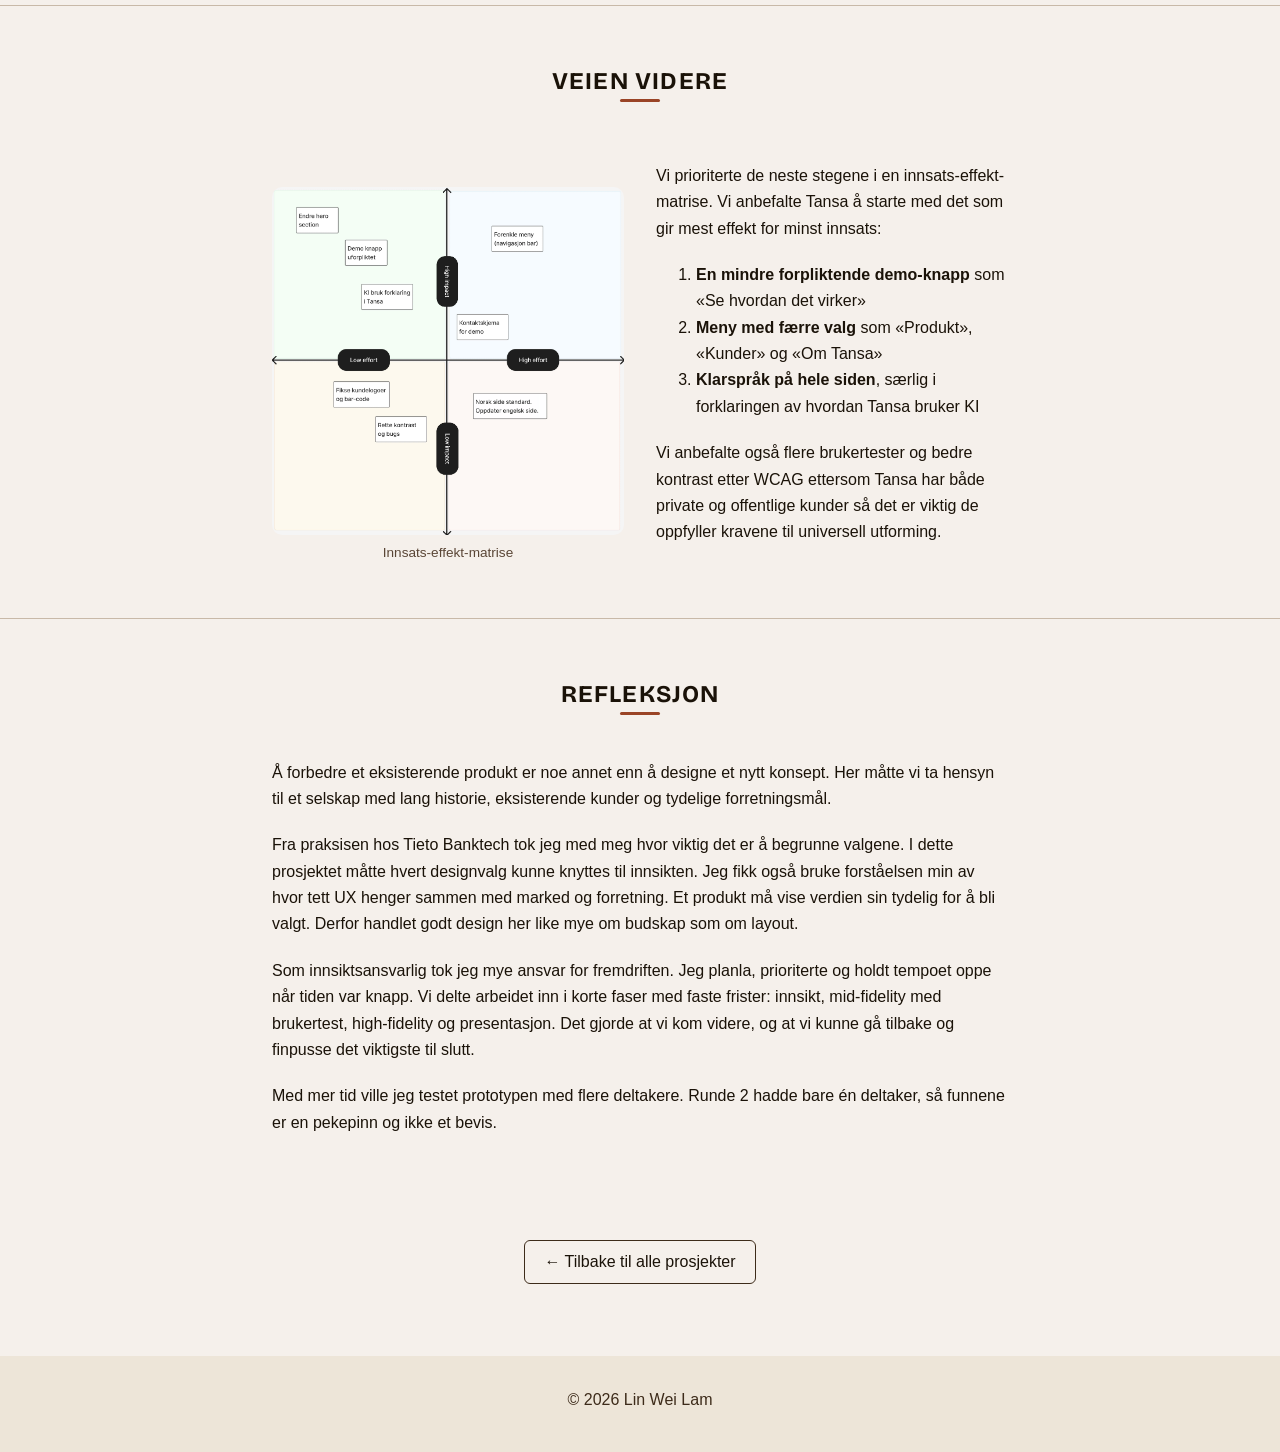
<file: CaseStudyThree.html>
<!doctype html>
<html lang="no">
  <head>
    <meta charset="UTF-8" />
    <meta name="viewport" content="width=device-width, initial-scale=1.0" />
    <link rel="preconnect" href="https://fonts.googleapis.com" />
    <link rel="preconnect" href="https://fonts.gstatic.com" crossorigin />
    <link
      rel="stylesheet"
      href="https://fonts.googleapis.com/css2?family=Bricolage+Grotesque:opsz,wght@12..96,500..700&display=swap"
    />
    <link rel="stylesheet" href="css/style.css" />
    <link
      rel="alternate"
      hreflang="no"
      href="https://linnie-linda-lin.github.io/CaseStudyThree.html"
    />
    <link
      rel="alternate"
      hreflang="en"
      href="https://linnie-linda-lin.github.io/en/CaseStudyThree.html"
    />
    <link
      rel="alternate"
      hreflang="x-default"
      href="https://linnie-linda-lin.github.io/CaseStudyThree.html"
    />
    <title>Tansa &ndash; Prosjekt | Lin Wei Lam</title>
  </head>
  <body id="top">
    <a class="skipLink" href="#main">Hopp til hovedinnhold</a>
    <header>
      <p class="siteName">Lin Wei Lam</p>
      <nav class="langSwitch" aria-label="Språk">
        <strong lang="no" aria-current="true">Norsk</strong>
        <span aria-hidden="true">/</span>
        <a href="en/CaseStudyThree.html" lang="en" hreflang="en">English</a>
      </nav>
    </header>
    <nav class="mainNav" aria-label="Hovedmeny">
      <ul class="navigationBar">
        <li class="navigationButton">
          <a href="./index.html">HJEM</a>
        </li>
        <li class="navigationButton">
          <a href="./index.html#case-studies">PROSJEKTER</a>
        </li>
        <li class="navigationButton">
          <a href="./index.html#about-me">OM MEG</a>
        </li>
      </ul>
    </nav>
    <main id="main" tabindex="-1">
      <section>
        <div class="csHero">
          <hgroup>
            <p class="csEyebrow">
              Gruppeprosjekt &middot; Fagskolen&nbsp;Kristiania &middot;
              Høsten&nbsp;2026
            </p>
            <h1 class="csTitle">Tansa</h1>
            <p class="csLede">
              Et tydeligere førsteinntrykk for et sterkt produkt
            </p>
          </hgroup>
          <ul class="csChips" role="list">
            <li>Innsiktsarbeid</li>
            <li>Brukertesting</li>
            <li>Informasjonsarkitektur</li>
            <li>UX-design</li>
          </ul>
          <img
            class="caseImage"
            src="Assets/Tansa/HeroFinal.webp"
            alt="Det nye forslaget til Tansas hero-seksjon med tittelen «Ett språk for hele organisasjonen», knapper for demo og en illustrasjon av korrekturverktøyet"
          />
        </div>
      </section>

      <section class="csSectionBlock">
        <h2 class="subHeadings csSectionTitle">MIN ROLLE OG BIDRAG</h2>
        <div class="csSingle">
          <ul class="csSummaryStats">
            <li>
              <span class="csSummaryNumber"
                >5<span class="visuallyHidden">&nbsp;</span></span
              >
              intervjuer og brukertester
            </li>
            <li>
              <span class="csSummaryNumber"
                >2<span class="visuallyHidden">&nbsp;</span></span
              >
              testrunder
            </li>
            <li>
              <span class="csSummaryNumber"
                >0,05<span class="visuallyHidden">&nbsp;</span></span
              >
              sekunder for et førsteinntrykk
            </li>
          </ul>
          <ul class="csSummaryList">
            <li>Ledet innsiktsarbeidet, fra hypotese til hovedfunn</li>
            <li>
              Utarbeidet intervjuguiden og gjennomførte intervjuer og
              brukertester
            </li>
            <li>Kodet transkripsjonene og ledet affinitetskartleggingen</li>
            <li>Fasiliterte en workshop for å gjøre funnene om til idéer</li>
            <li>Ledet og holdt presentasjonen for Tansa</li>
          </ul>
          <h3 class="csSubTitle csSummaryResultsLabel">Resultater</h3>
          <ul class="csSummaryList">
            <li>
              Presenterte konseptet for Tansa og fikk gode tilbakemeldinger
            </li>
          </ul>
          <dl class="csSummaryMeta">
            <div>
              <dt class="csLabel">Rolle</dt>
              <dd>Innsikts- og presentasjonsansvarlig</dd>
            </div>
            <div>
              <dt class="csLabel">Periode</dt>
              <dd>3 uker</dd>
            </div>
            <div>
              <dt class="csLabel">Team</dt>
              <dd>4 interaksjonsdesignstudenter</dd>
            </div>
            <div>
              <dt class="csLabel">Verktøy</dt>
              <dd>Figma, Optimal Workshop, Claude</dd>
            </div>
          </dl>
        </div>
      </section>

      <section class="csSectionBlock">
        <h2 class="subHeadings csSectionTitle">PROSJEKTET</h2>
        <div class="csSingle">
          <p class="aboutText">
            Tansa er et norsk selskap som lager skreddersydde språkverktøy for
            redaksjoner og virksomheter i Norge og internasjonalt. Systemet
            analyserer ord i kontekst og tilpasses hver kundes språk, regler
            og tone.
          </p>
          <p class="aboutText">
            Tansa ønsket flere kunder. For å forstå hva det betydde for
            nettsiden, stilte jeg spørsmål om mål, kjøpere og salg. Det ga oss
            tre mål å designe etter:
          </p>
          <div class="infoCardOverview">
            <article class="infoCardBox">
              <p class="infoCardLabel">Nå nye markeder</p>
              <p class="infoCardText">Utover mediebransjen</p>
            </article>
            <article class="infoCardBox">
              <p class="infoCardLabel">Tydeligere budskap</p>
              <p class="infoCardText">Til de riktige målgruppene</p>
            </article>
            <article class="infoCardBox">
              <p class="infoCardLabel">Flere demoer</p>
              <p class="infoCardText">Via nettsiden</p>
            </article>
          </div>
          <p class="aboutText">
            Fra Tansa lærte vi at det ofte er ledere som leter etter slike
            verktøy. Derfor designet vi for ledere med ansvar for tekst og
            språk i virksomheter som produserer mye tekst. Sluttbrukerne
            påvirker likevel valget, så vi tok også med dem i intervjuene.
          </p>

          <p class="aboutText">
            Her viser jeg de viktigste stegene. Alt materialet ligger samlet i
            FigJam.
          </p>
          <p class="aboutText">
            <a
              class="csExternalLink"
              href="https://www.figma.com/board/bxOJ40INEE5KdQZJ6T5gk9/Tansa?node-id=0-1&t=hIPeyNamNh4hB0Lz-1"
              >→ Se hele prosessen i FigJam</a
            >
          </p>
        </div>
      </section>

      <section class="csSectionBlock">
        <h2 class="subHeadings csSectionTitle">INNSIKT</h2>
        <div class="csSingle">
          <h3 class="csSubTitle">Første inntrykk og hypotese</h3>
          <p class="aboutText">
            Tansa har over 30 års erfaring og kunder over hele verden. Likevel
            hadde ingen på teamet hørt om selskapet før. Da vi utforsket
            nettsiden, opplevde vi at den ikke fikk frem hvor sterkt produktet
            er. Den norske og den engelske versjonen var også svært ulike. Det
            ga oss hypotesen vår:
          </p>
          <div class="csCallout">
            <p class="csLabel">Hypotese</p>
            <p class="csCalloutText">
              Produktet er sterkere enn det nettsiden viser i dag, og det kommer
              ikke tydelig frem hva produktet er.
            </p>
          </div>
          <figure class="csFigure">
            <img
              class="caseImage"
              src="Assets/Tansa/HeroBefore.webp"
              alt="Tansas nåværende hero-seksjon med et bybilde og tittelen «Produser bedre innhold raskere» i hvit tekst"
            />
            <figcaption>Dagens forside på tansa.no</figcaption>
          </figure>

          <h3 class="csSubTitle">Informasjonsarkitektur</h3>
          <p class="aboutText">
            Vi undersøkte også om besøkende fant frem på nettsiden. Vi kartla
            dagens menystruktur og testet den med en
            <span lang="en">Treejack</span>-test i
            <span lang="en">Optimal Workshop</span>. De fleste deltakerne
            valgte feil på nesten alle oppgavene, fordi kategoriene ikke var
            lagt opp etter brukernes behov.
          </p>
          <p class="aboutText">
            I en <span lang="en">card sorting</span> med post-it-lapper
            sorterte vi innholdet i nye kategorier. Menyen lå utenfor det vi
            rakk å redesigne, men funnene ble grunnlaget for anbefalingen om en
            enklere meny under Veien videre.
          </p>
          <figure class="csFigure">
            <img
              class="caseImage"
              src="Assets/Tansa/CardSorting.webp"
              alt="Card sorting med post-it-lapper som sorterer menyvalgene på Tansas nettside i nye kategorier"
              width="1600"
              height="900"
            />
            <figcaption lang="en">Card sorting</figcaption>
          </figure>
          <h3 class="csSubTitle">Intervju og brukertest</h3>
          <p class="aboutText">
            For å få sammenlignbare data lagde jeg en intervjuguide og et
            samtykkeskjema for alle deltakerne. Intervjuene kombinerte jeg med
            brukertester der deltakerne tenkte høyt. Deltakerne var
            journalister, markedsførere, ledere i offentlig sektor og en
            eksisterende kunde i et mediehus. Alt ble tatt opp og transkribert
            i Teams.
          </p>
          <p class="aboutText">Intervjuguiden bygget på tre spørsmål:</p>
          <ul>
            <li>Hvordan oppleves forsiden?</li>
            <li>Forstår besøkende hva Tansa er?</li>
            <li>Hva skal til for at de tar kontakt?</li>
          </ul>
          <h3 class="csSubTitle">Analyse</h3>
          <p class="aboutText">
            Etter intervjuene kodet jeg transkripsjonene med
            <span lang="la">a priori</span>-koding, ut fra hypotesen og nye
            temaer som dukket opp.
          </p>
          <figure class="csFigure">
            <img
              class="caseImage"
              src="Assets/Tansa/TranscriptCoding.webp"
              alt="Ett av fem kodede intervjutranskripsjoner, med fargemarkeringer etter tema"
            />
            <figcaption>Ett av fem kodede intervjuer</figcaption>
          </figure>
          <p class="aboutText">
            Utsagnene grupperte jeg deretter i temaer gjennom
            affinitetskartlegging.
          </p>
          <figure class="csFigure">
            <img
              class="caseImage"
              src="Assets/Tansa/AffinityMapping.webp"
              alt="Affinitetskart i FigJam med utsagn fra deltakerne gruppert i temaer"
            />
            <figcaption>Affinitetskart</figcaption>
          </figure>
          <p class="aboutText">
            Ut fra funnene laget vi også to brukerreiser. Den ene følger en
            IT-ansvarlig i offentlig sektor som skal undersøke Tansa og booke et
            møte. Den andre følger en journalist som vil presentere Tansa for
            sjefen sin. Begge viser hvor besøkende stoppet opp, og hva de
            trengte for å komme videre.
          </p>
          <figure class="csFigure">
            <a class="csImageLink" href="Assets/Tansa/UserJourneyIT.webp">
              <img
                class="caseImage"
                src="Assets/Tansa/UserJourneyIT.webp"
                alt="Brukerreise for en IT-ansvarlig i offentlig sektor som skal undersøke Tansa, med steg, kontaktpunkter, opplevelse, utfordringer og behov"
                width="2400"
                height="858"
              />
              <span class="visuallyHidden">(åpner bildet i full størrelse)</span>
            </a>
            <figcaption>Brukerreise: IT-ansvarlig i offentlig sektor</figcaption>
          </figure>
          <figure class="csFigure">
            <a class="csImageLink" href="Assets/Tansa/UserJourneyJournalist.webp">
              <img
                class="caseImage"
                src="Assets/Tansa/UserJourneyJournalist.webp"
                alt="Brukerreise for en journalist i et mediehus som vil presentere Tansa for sjefen sin, med steg, kontaktpunkter, opplevelse, utfordringer og behov"
                width="2400"
                height="858"
              />
              <span class="visuallyHidden">(åpner bildet i full størrelse)</span>
            </a>
            <figcaption>Brukerreise: journalist i et mediehus</figcaption>
          </figure>
          <h3 class="csSubTitle">Hovedfunn</h3>
          <p class="aboutText">
            Analysen ga tre temaer som gikk igjen hos deltakerne. Alle tre
            gjorde det vanskeligere for Tansa å nå målet sitt: at flere ber om
            en demo.
          </p>
          <ol class="csFindings">
            <li class="csFinding">
              <p class="csLabel">Tema 1</p>
              <h4 class="csFindingTitle">Uklart førsteinntrykk</h4>
              <p class="csFindingText">
                Ingen av deltakerne forsto hva Tansa gjør ut fra forsiden
                alene. Én ville ikke ha scrollet videre hvis det ikke var en
                test.
                <strong
                  >De som ikke forstår produktet på sekunder, forlater
                  siden.</strong
                >
              </p>
              <figure class="csQuote">
                <blockquote>
                  <p>
                    «Jeg fikk ikke inntrykk med en gang av hva Tansa gjør.»
                  </p>
                </blockquote>
                <figcaption>Deltaker, markedsføring</figcaption>
              </figure>
            </li>
            <li class="csFinding">
              <p class="csLabel">Tema 2</p>
              <h4 class="csFindingTitle">Mangler troverdige bevis</h4>
              <p class="csFindingText">
                Tansa har store kunder, men nettsiden viste ikke hvorfor de
                valgte Tansa. Generelle påstander svekket tilliten.
                <strong
                  >Uten tillit tar ingen kontakt om en stor
                  investering.</strong
                >
              </p>
            </li>
            <li class="csFinding">
              <p class="csLabel">Tema 3</p>
              <h4 class="csFindingTitle">Det unike er skjult</h4>
              <p class="csFindingText">
                Korrekturen fikk mest plass, mens tilpasning, integrasjon og
                personvern kom for sent.
                <strong>Da fremstår Tansa som en dyr stavekontroll.</strong>
              </p>
              <figure class="csQuote">
                <blockquote>
                  <p>
                    «Jeg tror ikke tusenvis av selskaper velger et produkt
                    fordi <span lang="en">spell-checkeren</span> er god.»
                  </p>
                </blockquote>
                <figcaption>
                  Deltaker, leder i IT, offentlig sektor
                </figcaption>
              </figure>
            </li>
          </ol>
          <p class="aboutText">Tansa bekreftet selv utfordringen:</p>
          <figure class="csQuote">
            <blockquote>
              <p>«Det vanskeligste er å formidle alt vi kan løse, med få ord.»</p>
            </blockquote>
          </figure>
          <p class="aboutText">
            Den eksisterende kunden var fornøyd med siden, men kjente
            produktet fra før. Likevel stilte han det samme spørsmålet som
            flere andre:
          </p>
          <figure class="csQuote">
            <blockquote>
              <p>
                «Hvordan kan det integreres med produksjonssystemet vi
                allerede har?»
              </p>
            </blockquote>
          </figure>
          <p class="aboutText">
            Det er nettopp det nye kunder trenger å vite før de ber om en
            demo.
          </p>
        </div>
      </section>

      <section class="csSectionBlock">
        <h2 class="subHeadings csSectionTitle">PROSESS</h2>
        <div class="csSingle">
          <h3 class="csSubTitle">Fra innsikt til problemstilling</h3>
          <p class="aboutText">
            Hovedfunnene gjorde jeg om til
            <span lang="en">How Might We</span>-spørsmål.
          </p>
          <figure class="csFigure">
            <img
              class="caseImage"
              src="Assets/Tansa/ThemesToHMW.webp"
              alt="Tre temaer fra analysen, uklart førsteinntrykk, mangler troverdige bevis og det unike er skjult, som hver leder til et How Might We-spørsmål"
            />
            <figcaption>
              Fra temaer til <span lang="en">How Might We</span>-spørsmål
            </figcaption>
          </figure>
          <p class="aboutText">
            Deretter fasiliterte jeg en
            <span lang="en">Crazy 4s</span>-workshop i FigJam, der alle
            skisserte fire idéer på fire minutter. På grunn av kort tid valgte
            vi å fokusere på ett spørsmål:
          </p>
          <div class="csCallout">
            <p class="csLabel">Problemstilling</p>
            <p class="csCalloutText">
              Hvordan kan vi få besøkende til å forstå hva Tansa er og hva som
              gjør det unikt i løpet av få sekunder?
            </p>
          </div>
          <h3 class="csSubTitle">Hvorfor hero-seksjonen</h3>
          <p class="aboutText">
            Problemstillingen handlet om de første sekundene på siden. Det
            pekte rett mot hero-seksjonen, det første besøkende ser. Forskning
            viser at et førsteinntrykk av en nettside dannes på rundt 0,05
            sekunder (Lindgaard mfl., 2006).
          </p>
          <p class="aboutText">
            Allerede før testene mistenkte vi at hero-seksjonen var det
            største problemet. Brukertestene bekreftet det. Det første
            deltakerne kommenterte, var toppen av forsiden. Bybildet er
            iøynefallende, men sier ingenting om produktet. Tittelen «Produser
            bedre innhold raskere» var misvisende, og fikk noen til å tro at
            Tansa var et KI-verktøy. Den hvite teksten over bildet hadde også
            dårlig kontrast.
          </p>
          <p class="aboutText">
            Vi vurderte også innsats mot effekt. Sammenlignet med å forenkle
            menyen eller skrive om hele nettsiden var hero-seksjonen en
            avgrenset endring som Tansa kunne gjennomføre raskt. Likevel kunne
            den gi stor forskjell for førsteinntrykket. Da vi senere satte opp
            en innsats-effekt-matrise for veien videre, havnet hero-seksjonen
            nettopp der: stor effekt og liten innsats.
          </p>
          <h3 class="csSubTitle">Low-fidelity</h3>
          <p class="aboutText">
            Vi skisserte tre enkle oppsett for å teste ulike komposisjoner.
            Alle hadde et slagord i stor tekst, en kort forklaring og symboler
            for Tansas funksjoner.
          </p>
          <figure class="csFigure">
            <img
              class="caseImage"
              src="Assets/Tansa/LowFiSketches.webp"
              alt="Tre low-fidelity-skisser av hero-seksjonen med slagord i stor tekst"
            />
            <figcaption>Low-fidelity-skisser</figcaption>
          </figure>
          <h3 class="csSubTitle">Fargepalett og budskap</h3>
          <p class="aboutText">
            Det var vanskelig å skape blikkfang uten å bruke for mye rødt. Vi
            utvidet derfor Tansas fargepalett med en elektrisk blå. Vi skrev
            også en ny tittel basert på innsikten: «Ett språk for hele
            organisasjonen. Felles skriveregler. Én tydelig stemme.»
          </p>
          <figure class="csFigure">
            <img
              class="caseImage"
              src="Assets/Tansa/ColorPalette.webp"
              alt="Fargepalett med Tansa rød, sort, hvit, kullgrå, blek grå og elektrisk blå"
            />
            <figcaption>Fargepalett</figcaption>
          </figure>
          <h3 class="csSubTitle">Mid-fidelity</h3>
          <p class="aboutText">
            Ut fra skissene laget vi flere varianter i mid-fidelity der vi
            testet ulike titler, illustrasjoner og oppsett. Hvert valg
            knyttet vi til innsikten til designet.
          </p>
          <figure class="csFigure">
            <img
              class="caseImage"
              src="Assets/Tansa/HiFiIterations.webp"
              alt="Seks varianter av hero-seksjonen i mid-fidelity med ulike illustrasjoner og oppsett"
            />
            <figcaption>Mid-fidelity-varianter</figcaption>
          </figure>

          <p class="aboutText">
            Flere deltakere savnet å se selve produktet. De fortalte også at
            de KI-genererte bildene på dagens nettside gjorde dem mindre
            tillitsfulle. Derfor ba vi Tansa om bilder av programvaren i bruk.
            Ut fra dem laget vi en illustrasjon som viser hvordan verktøyet
            faktisk fungerer i vår high-fidelity-prototype.
          </p>
        </div>
      </section>

      <section class="csSectionBlock">
        <h2 class="subHeadings csSectionTitle">LØSNINGEN</h2>
        <div class="csSingle">
          <div class="imageGrid imageGrid--equal">
            <figure class="csFigure">
              <img
                class="caseImage"
                src="Assets/Tansa/HeroBefore.webp"
                alt="Tansas nåværende hero-seksjon med et bybilde og tittelen «Produser bedre innhold raskere» i hvit tekst"
              />
              <figcaption class="csLabel">Før</figcaption>
            </figure>
            <figure class="csFigure">
              <img
                class="caseImage"
                src="Assets/Tansa/HeroFinal.webp"
                alt="Det nye forslaget til Tansas hero-seksjon med tittelen «Ett språk for hele organisasjonen», knapper for demo og en illustrasjon av korrekturverktøyet"
              />
              <figcaption class="csLabel">Etter</figcaption>
            </figure>
          </div>
          <p class="aboutText">
            I vår high-fidelity-prototype forklarer hero-seksjonen hva Tansa
            er med én gang. Tittelen viser verdien. Teksten under forklarer
            tilpasning og drift på egne servere. En illustrasjon av
            programvaren i bruk erstatter det generiske bybildet. Ikoner
            nederst viser de viktigste funksjonene.
          </p>
          <p class="aboutText">
            <a
              class="csExternalLink"
              href="https://www.figma.com/design/OaRutehTQxtxeZQqx9eBKr/Gruppe5_Tansa?node-id=286-3220&t=z74d1lOy4U5WIjZP-1"
              >→ Se prototypen i Figma</a
            >
          </p>
          <h3 class="csSubTitle">Brukertest av prototypen</h3>
          <p class="aboutText">
            Vi testet prototypen med en femsekunderstest. Deltakeren så den
            nye hero-seksjonen i fem sekunder, og fortalte deretter hva som
            var igjen av inntrykket. Det var tydelig at Tansa handler om språk
            og kommunikasjon. Først virket det som et byrå, men det ble raskt
            klart at det var et verktøy.
          </p>
          <p class="aboutText">
            Den nye siden forklarte Tansa raskere enn den gamle, og ble
            opplevd som mer troverdig.
          </p>

          <p class="aboutText">
            Testen viste også to ting vi kunne forbedre. «Book
            en demo» føltes som en forpliktelse, og menyen tok så mye
            oppmerksomhet at den virket distraherende.
          </p>
        </div>
      </section>

      <section class="csSectionBlock">
        <h2 class="subHeadings csSectionTitle">PRESENTASJON</h2>
        <div class="csSingle">
          <p class="aboutText">
            Etter tre ukers arbeid presenterte vi innsikten og det nye
            forslaget for Tansa. Jeg designet og lagde presentasjonen og bygde
            den opp rundt førsteinntrykket basert på innsikten: hvor raskt det
            dannes, hva deltakerne opplevde, og hvordan det nye forslaget
            løser det.
          </p>
          <div class="sideBySideImages">
            <img
              src="Assets/Tansa/PrototypeDemo.webp"
              alt="Gruppen viser prototypen av den nye hero-seksjonen på storskjerm under presentasjonen"
            />
            <div class="imageColumn">
              <img
                src="Assets/Tansa/PresentingFirstImpression.webp"
                alt="Lin presenterer for Tansa med en slide som spør hvor mange sekunder et førsteinntrykk tar"
              />
              <img
                src="Assets/Tansa/PresentingInsights.webp"
                alt="Lin presenterer antall intervjuer og hvem deltakerne var"
              />
            </div>
          </div>
        </div>
      </section>

      <section class="csSectionBlock">
        <h2 class="subHeadings csSectionTitle">VEIEN VIDERE</h2>
        <div class="csSingle">
          <div class="csSplit">
            <div class="csSplitText">
              <p class="aboutText">
                Vi prioriterte de neste stegene i en innsats-effekt-matrise.
                Vi anbefalte Tansa å starte med det som gir mest effekt for
                minst innsats:
              </p>
              <ol>
                <li>
                  <strong>En mindre forpliktende demo-knapp</strong>

                  som «Se hvordan det virker»
                </li>
                <li>
                  <strong>Meny med færre valg</strong>
                  som «Produkt», «Kunder» og «Om Tansa»
                </li>
                <li>
                  <strong>Klarspråk på hele siden</strong>, særlig i forklaringen av
                  hvordan Tansa bruker KI
                </li>
              </ol>
              <p class="aboutText">
                Vi anbefalte også flere brukertester og bedre kontrast etter
                WCAG ettersom Tansa har både private og offentlige kunder så
                det er viktig de oppfyller kravene til universell utforming.
              </p>
            </div>
            <figure class="csFigure">
              <img
                class="caseImage"
                src="Assets/Tansa/ImpactEffortMatrix.webp"
                alt="Innsats-effekt-matrise der endring av hero-seksjonen ligger i feltet stor effekt og liten innsats"
              />
              <figcaption>Innsats-effekt-matrise</figcaption>
            </figure>
          </div>
        </div>
      </section>

      <section class="csSectionBlock">
        <h2 class="subHeadings csSectionTitle">REFLEKSJON</h2>
        <div class="csSingle">
          <p class="aboutText">
            Å forbedre et eksisterende produkt er noe annet enn å designe et
            nytt konsept. Her måtte vi ta hensyn til et selskap med lang
            historie, eksisterende kunder og tydelige forretningsmål.
          </p>
          <p class="aboutText">
            Fra praksisen hos Tieto Banktech tok jeg med meg hvor viktig det
            er å begrunne valgene. I dette prosjektet måtte hvert designvalg
            kunne knyttes til innsikten. Jeg fikk også bruke forståelsen min
            av hvor tett UX henger sammen med marked og forretning. Et produkt
            må vise verdien sin tydelig for å bli valgt. Derfor handlet godt
            design her like mye om budskap som om layout.
          </p>
          <p class="aboutText">
            Som innsiktsansvarlig tok jeg mye ansvar for fremdriften. Jeg
            planla, prioriterte og holdt tempoet oppe når tiden var knapp. Vi
            delte arbeidet inn i korte faser med faste frister: innsikt,
            mid-fidelity med brukertest, high-fidelity og presentasjon. Det
            gjorde at vi kom videre, og at vi kunne gå tilbake og finpusse det
            viktigste til slutt.
          </p>
          <p class="aboutText">
            Med mer tid ville jeg testet prototypen med flere deltakere. Runde
            2 hadde bare én deltaker, så funnene er en pekepinn og ikke et
            bevis.
          </p>
        </div>
      </section>

      <p class="csBackLink">
        <a href="./index.html#case-studies"
          >&larr; Tilbake til alle prosjekter</a
        >
      </p>
      <a href="#top" class="backToTop">&uarr; Til toppen</a>
    </main>
    <footer>
      <p class="footerInfo">© 2026 Lin Wei Lam</p>
    </footer>
  </body>
</html>
</file>
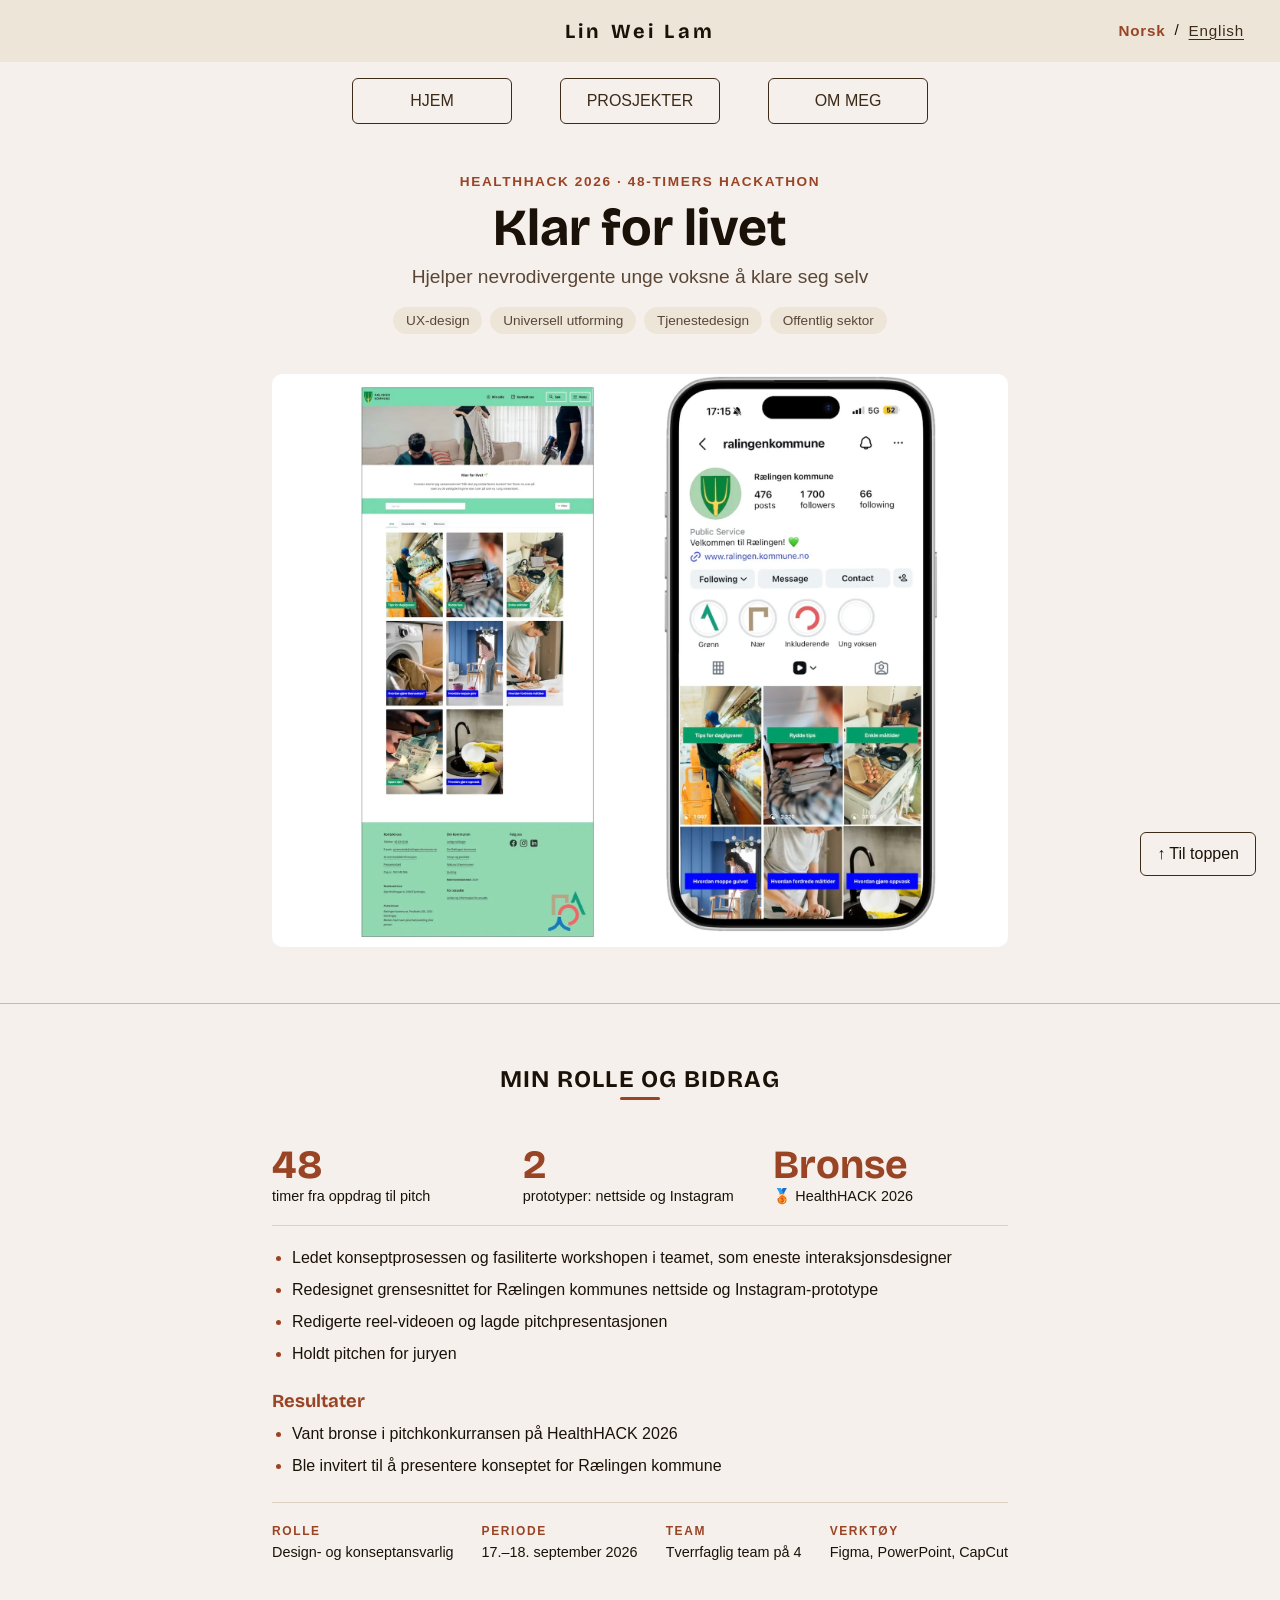
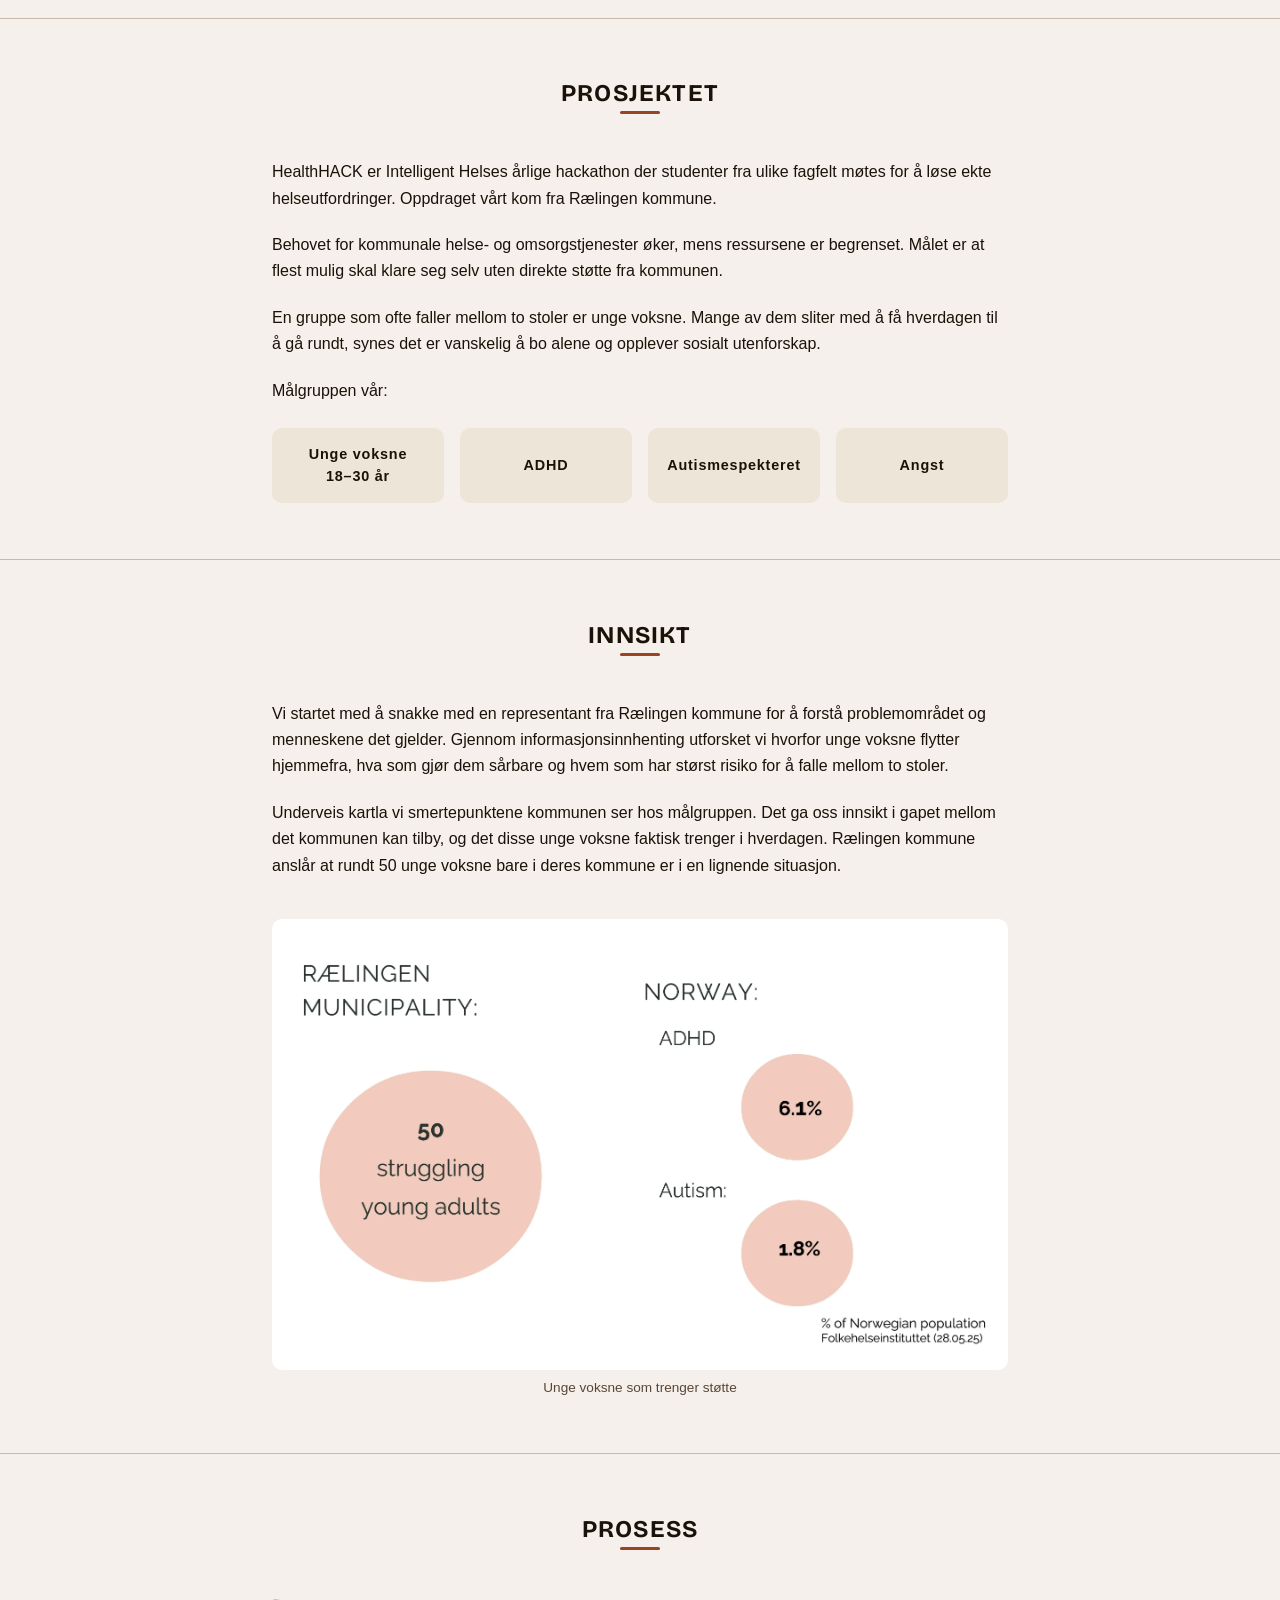
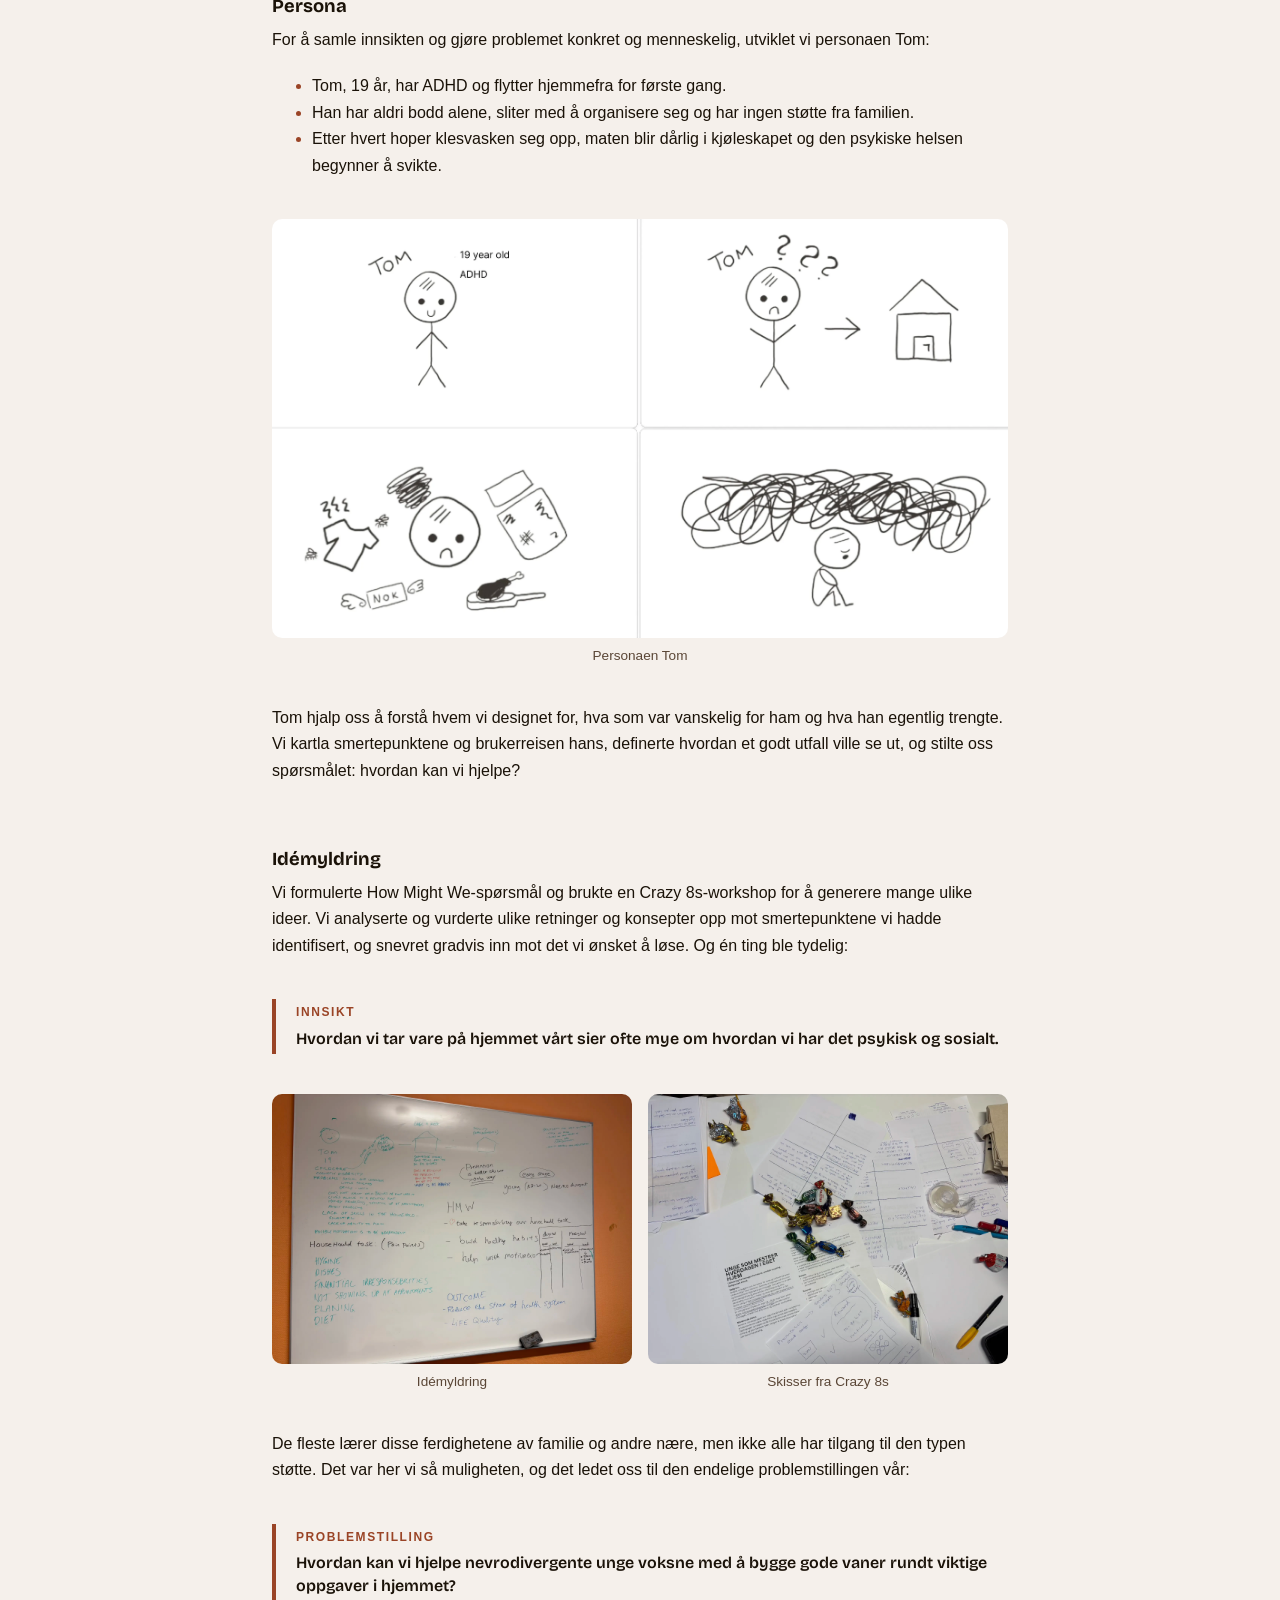
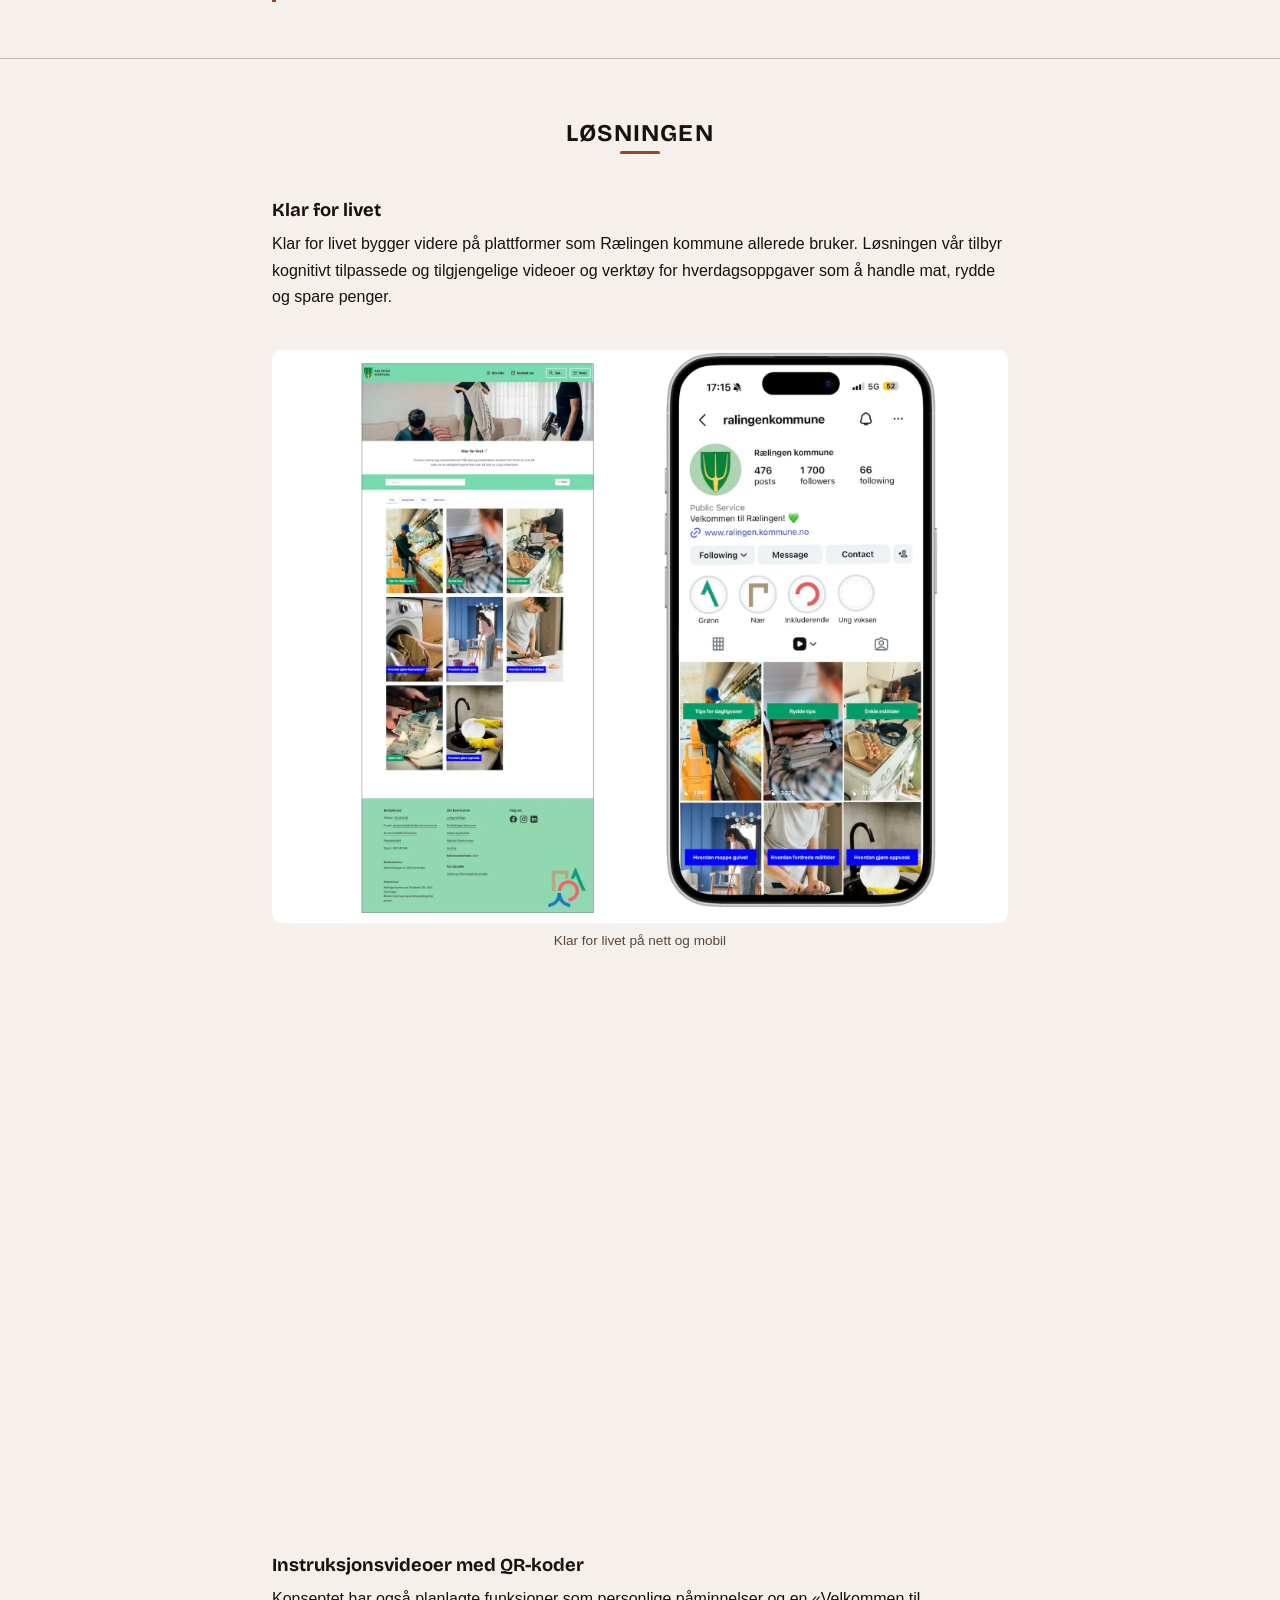
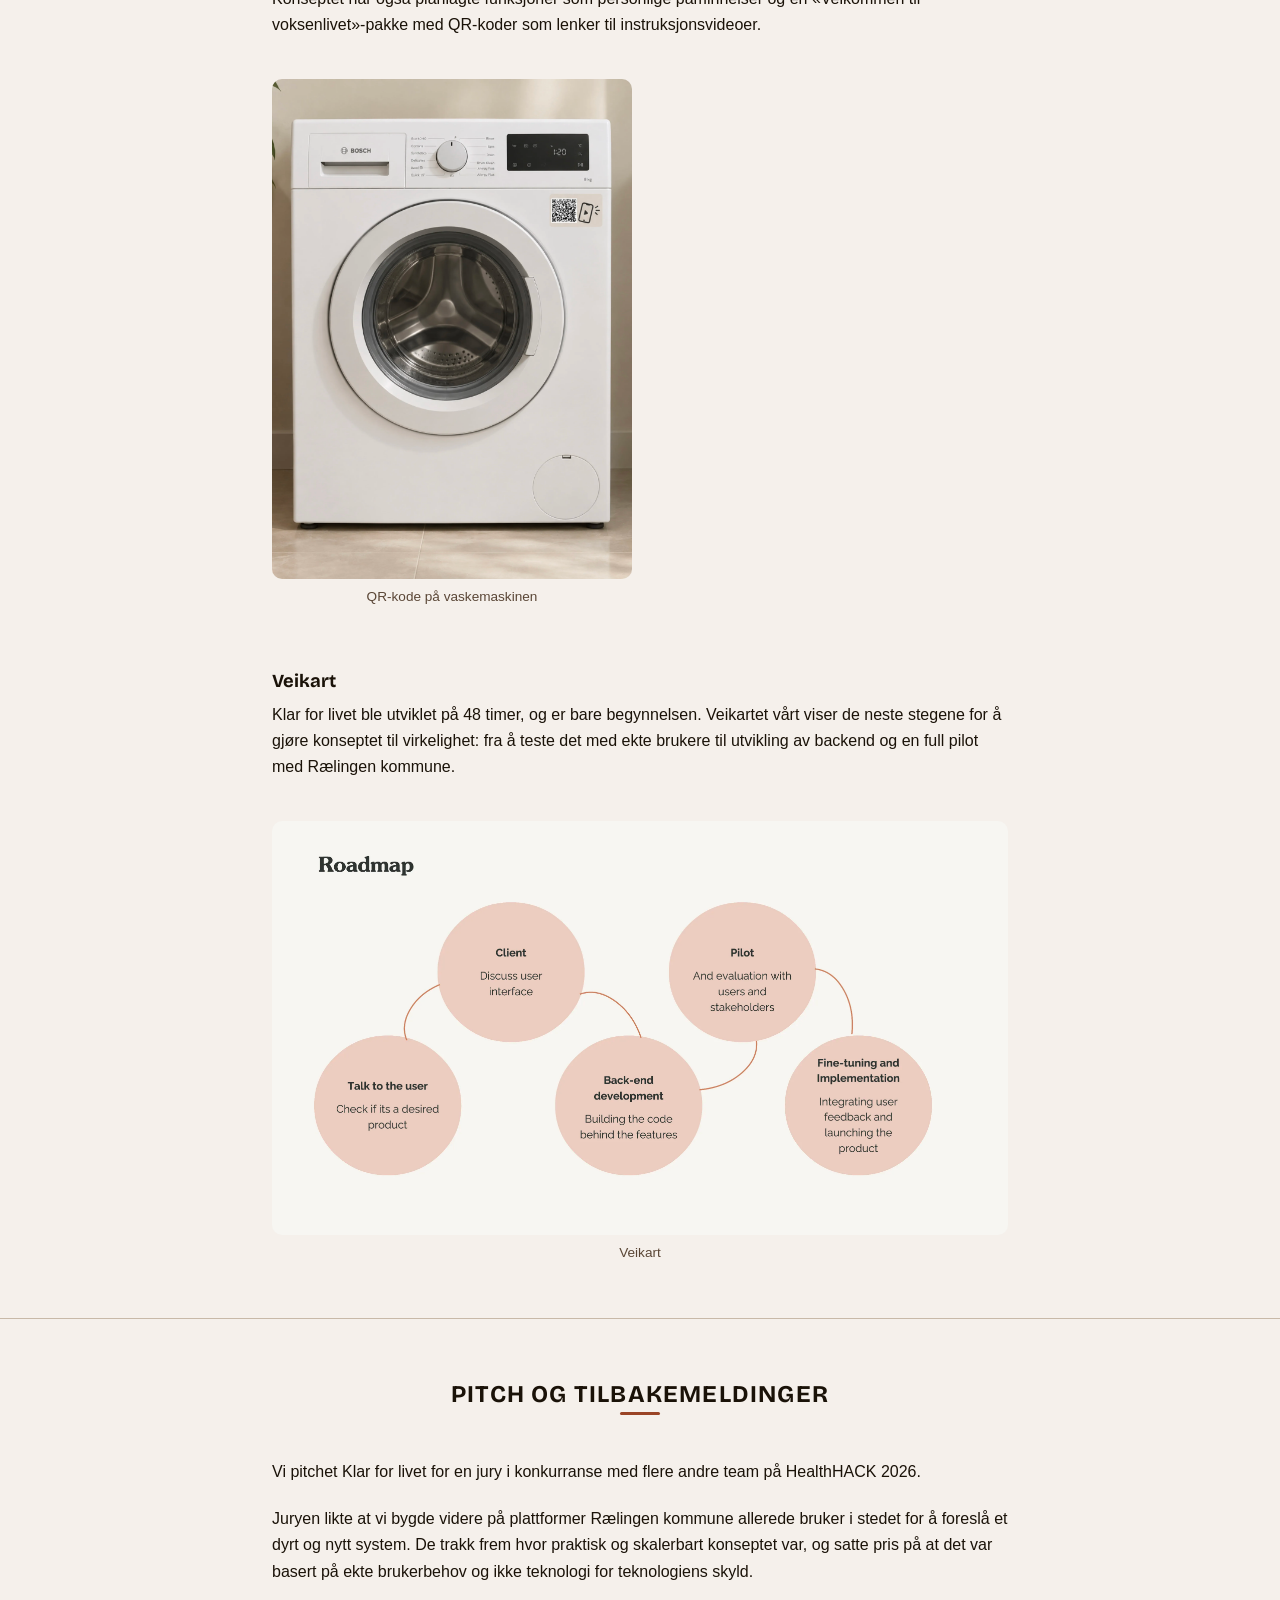
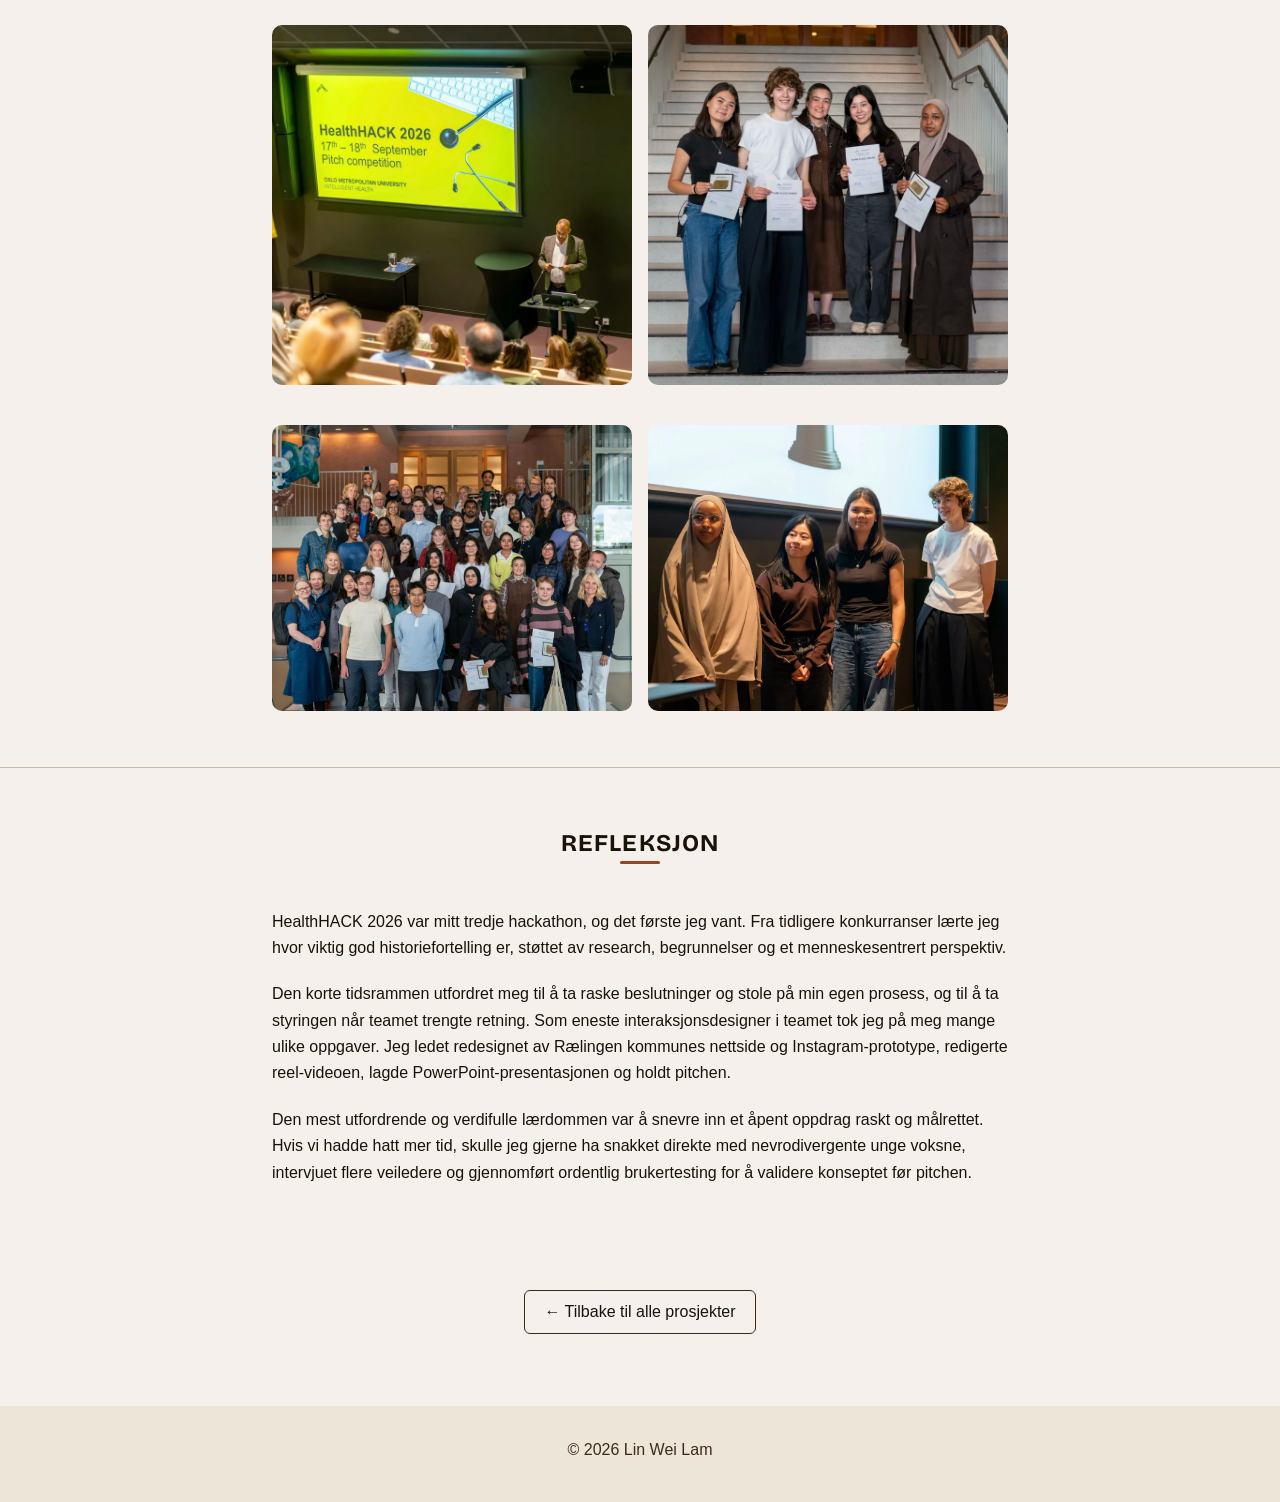
<file: CaseStudyTwo.html>
<!doctype html>
<html lang="no">
  <head>
    <meta charset="UTF-8" />
    <meta name="viewport" content="width=device-width, initial-scale=1.0" />
    <link rel="preconnect" href="https://fonts.googleapis.com" />
    <link rel="preconnect" href="https://fonts.gstatic.com" crossorigin />
    <link
      rel="stylesheet"
      href="https://fonts.googleapis.com/css2?family=Bricolage+Grotesque:opsz,wght@12..96,500..700&display=swap"
    />
    <link rel="stylesheet" href="css/style.css" />
    <link
      rel="alternate"
      hreflang="no"
      href="https://linnie-linda-lin.github.io/CaseStudyTwo.html"
    />
    <link
      rel="alternate"
      hreflang="en"
      href="https://linnie-linda-lin.github.io/en/CaseStudyTwo.html"
    />
    <link
      rel="alternate"
      hreflang="x-default"
      href="https://linnie-linda-lin.github.io/CaseStudyTwo.html"
    />
    <title>Klar for livet &ndash; Prosjekt | Lin Wei Lam</title>
  </head>
  <body id="top">
    <a class="skipLink" href="#main">Hopp til hovedinnhold</a>
    <header>
      <p class="siteName">Lin Wei Lam</p>
      <nav class="langSwitch" aria-label="Språk">
        <strong lang="no" aria-current="true">Norsk</strong>
        <span aria-hidden="true">/</span>
        <a href="en/CaseStudyTwo.html" lang="en" hreflang="en">English</a>
      </nav>
    </header>
    <nav class="mainNav" aria-label="Hovedmeny">
      <ul class="navigationBar">
        <li class="navigationButton">
          <a href="./index.html">HJEM</a>
        </li>
        <li class="navigationButton">
          <a href="./index.html#case-studies">PROSJEKTER</a>
        </li>
        <li class="navigationButton">
          <a href="./index.html#about-me">OM MEG</a>
        </li>
      </ul>
    </nav>
    <main id="main" tabindex="-1">
      <section>
        <div class="csHero">
          <hgroup>
            <p class="csEyebrow">
              HealthHACK&nbsp;2026 &middot; 48&#8209;timers&nbsp;hackathon
            </p>
            <h1 class="csTitle">Klar for livet</h1>
            <p class="csLede">
              Hjelper nevrodivergente unge voksne å klare seg selv
            </p>
          </hgroup>
          <ul class="csChips" role="list">
            <li>UX-design</li>
            <li>Universell utforming</li>
            <li>Tjenestedesign</li>
            <li>Offentlig sektor</li>
          </ul>
          <img
            class="caseImage"
            src="Assets/Klar for livet/KlarForLivetPrototypeImage.webp"
            alt="Klar for livet vist på en nettside og en mobil"
          />
        </div>
      </section>

      <section class="csSectionBlock">
        <h2 class="subHeadings csSectionTitle">MIN ROLLE OG BIDRAG</h2>
        <div class="csSingle">
          <ul class="csSummaryStats">
            <li>
              <span class="csSummaryNumber"
                >48<span class="visuallyHidden">&nbsp;</span></span
              >
              timer fra oppdrag til pitch
            </li>
            <li>
              <span class="csSummaryNumber"
                >2<span class="visuallyHidden">&nbsp;</span></span
              >
              prototyper: nettside og Instagram
            </li>
            <li>
              <span class="csSummaryNumber"
                >Bronse<span class="visuallyHidden">&nbsp;</span></span
              >
              <span aria-hidden="true">🥉</span> HealthHACK 2026
            </li>
          </ul>
          <ul class="csSummaryList">
            <li>
              Ledet konseptprosessen og fasiliterte workshopen i teamet, som
              eneste interaksjonsdesigner
            </li>
            <li>
              Redesignet grensesnittet for Rælingen kommunes nettside og
              Instagram-prototype
            </li>
            <li>
              Redigerte <span lang="en">reel</span>-videoen og lagde
              pitchpresentasjonen
            </li>
            <li>Holdt pitchen for juryen</li>
          </ul>
          <h3 class="csSubTitle csSummaryResultsLabel">Resultater</h3>
          <ul class="csSummaryList">
            <li>Vant bronse i pitchkonkurransen på HealthHACK 2026</li>
            <li>
              Ble invitert til å presentere konseptet for Rælingen kommune
            </li>
          </ul>
          <dl class="csSummaryMeta">
            <div>
              <dt class="csLabel">Rolle</dt>
              <dd>Design- og konseptansvarlig</dd>
            </div>
            <div>
              <dt class="csLabel">Periode</dt>
              <dd>17.&ndash;18.&nbsp;september 2026</dd>
            </div>
            <div>
              <dt class="csLabel">Team</dt>
              <dd>Tverrfaglig team på 4</dd>
            </div>
            <div>
              <dt class="csLabel">Verktøy</dt>
              <dd>Figma, PowerPoint, CapCut</dd>
            </div>
          </dl>
        </div>
      </section>

      <section class="csSectionBlock">
        <h2 class="subHeadings csSectionTitle">PROSJEKTET</h2>
        <div class="csSingle">
          <p class="aboutText">
            HealthHACK er Intelligent Helses årlige hackathon der studenter
            fra ulike fagfelt møtes for å løse ekte helseutfordringer.
            Oppdraget vårt kom fra Rælingen kommune.
          </p>
          <p class="aboutText">
            Behovet for kommunale helse- og omsorgstjenester øker, mens
            ressursene er begrenset. Målet er at flest mulig skal klare seg
            selv uten direkte støtte fra kommunen.
          </p>
          <p class="aboutText">
            En gruppe som ofte faller mellom to stoler er unge voksne. Mange
            av dem sliter med å få hverdagen til å gå rundt, synes det er
            vanskelig å bo alene og opplever sosialt utenforskap.
          </p>
          <p class="aboutText">Målgruppen vår:</p>
          <div class="infoCardOverview">
            <article class="infoCardBox">
              <p class="infoCardLabel">Unge voksne 18&ndash;&#8288;30&nbsp;år</p>
            </article>
            <article class="infoCardBox">
              <p class="infoCardLabel">ADHD</p>
            </article>
            <article class="infoCardBox">
              <p class="infoCardLabel">Autismespekteret</p>
            </article>
            <article class="infoCardBox">
              <p class="infoCardLabel">Angst</p>
            </article>
          </div>
        </div>
      </section>

      <section class="csSectionBlock">
        <h2 class="subHeadings csSectionTitle">INNSIKT</h2>
        <div class="csSingle">
          <p class="aboutText">
            Vi startet med å snakke med en representant fra Rælingen kommune
            for å forstå problemområdet og menneskene det gjelder. Gjennom
            informasjonsinnhenting utforsket vi hvorfor unge voksne flytter
            hjemmefra, hva som gjør dem sårbare og hvem som har størst risiko
            for å falle mellom to stoler.
          </p>
          <p class="aboutText">
            Underveis kartla vi smertepunktene kommunen ser hos målgruppen.
            Det ga oss innsikt i gapet mellom det kommunen kan tilby, og det
            disse unge voksne faktisk trenger i hverdagen. Rælingen kommune
            anslår at rundt 50 unge voksne bare i deres kommune er i en
            lignende situasjon.
          </p>
          <figure class="csFigure">
            <img
              class="caseImage"
              src="Assets/Klar for livet/YoungAdultSupportStatistics.webp"
              alt="Grafikk som viser at rundt 50 unge voksne i Rælingen kommune sliter med å bo selvstendig, og at 6,1 prosent har ADHD og 1,8 prosent har autisme i Norge"
            />
            <figcaption>Unge voksne som trenger støtte</figcaption>
          </figure>
        </div>
      </section>

      <section class="csSectionBlock">
        <h2 class="subHeadings csSectionTitle">PROSESS</h2>
        <div class="csSingle">
          <h3 class="csSubTitle">Persona</h3>
          <p class="aboutText">
            For å samle innsikten og gjøre problemet konkret og menneskelig,
            utviklet vi personaen Tom:
          </p>
          <ul>
            <li>
              Tom, 19 år, har ADHD og flytter hjemmefra for første gang.
            </li>
            <li>
              Han har aldri bodd alene, sliter med å organisere seg og har
              ingen støtte fra familien.
            </li>
            <li>
              Etter hvert hoper klesvasken seg opp, maten blir dårlig i
              kjøleskapet og den psykiske helsen begynner å svikte.
            </li>
          </ul>
          <figure class="csFigure">
            <img
              class="caseImage"
              src="Assets/Klar for livet/TomPersona.webp"
              alt="Illustrasjon av personaen Tom, 19 år med ADHD, som flytter hjemmefra for første gang"
            />
            <figcaption>Personaen Tom</figcaption>
          </figure>
          <p class="aboutText">
            Tom hjalp oss å forstå hvem vi designet for, hva som var vanskelig
            for ham og hva han egentlig trengte. Vi kartla smertepunktene og
            brukerreisen hans, definerte hvordan et godt utfall ville se ut,
            og stilte oss spørsmålet: hvordan kan vi hjelpe?
          </p>
          <h3 class="csSubTitle">Idémyldring</h3>
          <p class="aboutText">
            Vi formulerte <span lang="en">How Might We</span>-spørsmål og
            brukte en <span lang="en">Crazy 8s</span>-workshop for å generere
            mange ulike ideer. Vi analyserte og vurderte ulike retninger og
            konsepter opp mot smertepunktene vi hadde identifisert, og snevret
            gradvis inn mot det vi ønsket å løse. Og én ting ble tydelig:
          </p>
          <div class="csCallout">
            <p class="csLabel">Innsikt</p>
            <p class="csCalloutText">
              Hvordan vi tar vare på hjemmet vårt sier ofte mye om hvordan vi
              har det psykisk og sosialt.
            </p>
          </div>
          <div class="imageGrid">
            <figure class="csFigure">
              <img
                src="Assets/Klar for livet/Brainstorming.webp"
                alt="Teamet idémyldrer under HealthHACK 2026"
              />
              <figcaption>Idémyldring</figcaption>
            </figure>
            <figure class="csFigure">
              <img
                src="Assets/Klar for livet/Crazy8Workshop.webp"
                alt="Skisser fra Crazy 8s-øvelsen organisert på en vegg"
              />
              <figcaption>Skisser fra <span lang="en">Crazy 8s</span></figcaption>
            </figure>
          </div>
          <p class="aboutText">
            De fleste lærer disse ferdighetene av familie og andre nære, men
            ikke alle har tilgang til den typen støtte. Det var her vi så
            muligheten, og det ledet oss til den endelige problemstillingen
            vår:
          </p>
          <div class="csCallout">
            <p class="csLabel">Problemstilling</p>
            <p class="csCalloutText">
              Hvordan kan vi hjelpe nevrodivergente unge voksne med å bygge gode
              vaner rundt viktige oppgaver i hjemmet?
            </p>
          </div>
        </div>
      </section>

      <section class="csSectionBlock">
        <h2 class="subHeadings csSectionTitle">LØSNINGEN</h2>
        <div class="csSingle">
          <h3 class="csSubTitle">Klar for livet</h3>
          <p class="aboutText">
            Klar for livet bygger videre på plattformer som Rælingen kommune
            allerede bruker. Løsningen vår tilbyr kognitivt tilpassede og
            tilgjengelige videoer og verktøy for hverdagsoppgaver som å handle
            mat, rydde og spare penger.
          </p>
          <figure class="csFigure">
            <img
              class="caseImage"
              src="Assets/Klar for livet/KlarForLivetPrototypeImage.webp"
              alt="Klar for livet vist på en nettside og en mobil"
            />
            <figcaption>Klar for livet på nett og mobil</figcaption>
          </figure>
          <iframe
            class="caseImage"
            height="500"
            src="https://www.youtube.com/embed/KpIRFvI8nDc"
            title="Demovideo av Klar for livet på Rælingen kommunes nettside"
            allow="
              accelerometer;
              autoplay;
              clipboard-write;
              encrypted-media;
              gyroscope;
              picture-in-picture;
            "
            allowfullscreen
          >
          </iframe>
          <h3 class="csSubTitle">Instruksjonsvideoer med QR-koder</h3>
          <p class="aboutText">
            Konseptet har også planlagte funksjoner som personlige påminnelser
            og en «Velkommen til voksenlivet»-pakke med QR-koder som lenker
            til instruksjonsvideoer.
          </p>
          <div class="imageGrid videoRow">
            <figure class="csFigure">
              <img
                src="Assets/Klar for livet/QRCodeConcept.webp"
                alt="En vaskemaskin med et QR-klistremerke som lenker til en instruksjonsvideo"
              />
              <figcaption>QR-kode på vaskemaskinen</figcaption>
            </figure>
            <iframe
              src="https://www.youtube.com/embed/RUuIVr1mesQ"
              title="Demovideo om hvordan man vasker klær"
              allow="
                accelerometer;
                autoplay;
                clipboard-write;
                encrypted-media;
                gyroscope;
                picture-in-picture;
              "
              allowfullscreen
            >
            </iframe>
          </div>
          <h3 class="csSubTitle">Veikart</h3>
          <p class="aboutText">
            Klar for livet ble utviklet på 48 timer, og er bare begynnelsen.
            Veikartet vårt viser de neste stegene for å gjøre konseptet til
            virkelighet: fra å teste det med ekte brukere til utvikling av
            backend og en full pilot med Rælingen kommune.
          </p>
          <figure class="csFigure">
            <img
              class="caseImage"
              src="Assets/Klar for livet/RoadMap.webp"
              alt="Veikart for Klar for livet: brukertesting, utvikling av backend og pilot med Rælingen kommune"
            />
            <figcaption>Veikart</figcaption>
          </figure>
        </div>
      </section>

      <section class="csSectionBlock">
        <h2 class="subHeadings csSectionTitle">PITCH OG TILBAKEMELDINGER</h2>
        <div class="csSingle">
          <p class="aboutText">
            Vi pitchet Klar for livet for en jury i konkurranse med flere
            andre team på HealthHACK 2026.
          </p>
          <p class="aboutText">
            Juryen likte at vi bygde videre på plattformer Rælingen kommune
            allerede bruker i stedet for å foreslå et dyrt og nytt system. De
            trakk frem hvor praktisk og skalerbart konseptet var, og satte
            pris på at det var basert på ekte brukerbehov og ikke teknologi
            for teknologiens skyld.
          </p>
          <div class="imageGrid">
            <img
              src="Assets/Klar for livet/HealthHackIntro.webp"
              alt="Deltakere ser på åpningen av HealthHACK 2026"
            />
            <img
              src="Assets/Klar for livet/KlarForLivetGroupPhoto.webp"
              alt="Klar for livet-teamet med bronsediplomet"
            />
          </div>
          <div class="imageGrid">
            <img
              src="Assets/Klar for livet/HackathonGroupPhoto.webp"
              alt="Alle deltakerne på HealthHACK 2026"
            />
            <img
              src="Assets/Klar for livet/GroupPhoto.webp"
              alt="Nærbilde av Klar for livet-teamet"
            />
          </div>
        </div>
      </section>

      <section class="csSectionBlock">
        <h2 class="subHeadings csSectionTitle">REFLEKSJON</h2>
        <div class="csSingle">
          <p class="aboutText">
            HealthHACK 2026 var mitt tredje hackathon, og det første jeg vant.
            Fra tidligere konkurranser lærte jeg hvor viktig god
            historiefortelling er, støttet av research, begrunnelser og et
            menneskesentrert perspektiv.
          </p>
          <p class="aboutText">
            Den korte tidsrammen utfordret meg til å ta raske beslutninger og
            stole på min egen prosess, og til å ta styringen når teamet
            trengte retning. Som eneste interaksjonsdesigner i teamet tok jeg
            på meg mange ulike oppgaver. Jeg ledet redesignet av Rælingen
            kommunes nettside og Instagram-prototype, redigerte
            <span lang="en">reel</span>-videoen, lagde
            PowerPoint-presentasjonen og holdt pitchen.
          </p>
          <p class="aboutText">
            Den mest utfordrende og verdifulle lærdommen var å snevre inn et
            åpent oppdrag raskt og målrettet. Hvis vi hadde hatt mer tid,
            skulle jeg gjerne ha snakket direkte med nevrodivergente unge
            voksne, intervjuet flere veiledere og gjennomført ordentlig
            brukertesting for å validere konseptet før pitchen.
          </p>
        </div>
      </section>

      <p class="csBackLink">
        <a href="./index.html#case-studies"
          >&larr; Tilbake til alle prosjekter</a
        >
      </p>
      <a href="#top" class="backToTop">&uarr; Til toppen</a>
    </main>
    <footer>
      <p class="footerInfo">© 2026 Lin Wei Lam</p>
    </footer>
  </body>
</html>
</file>
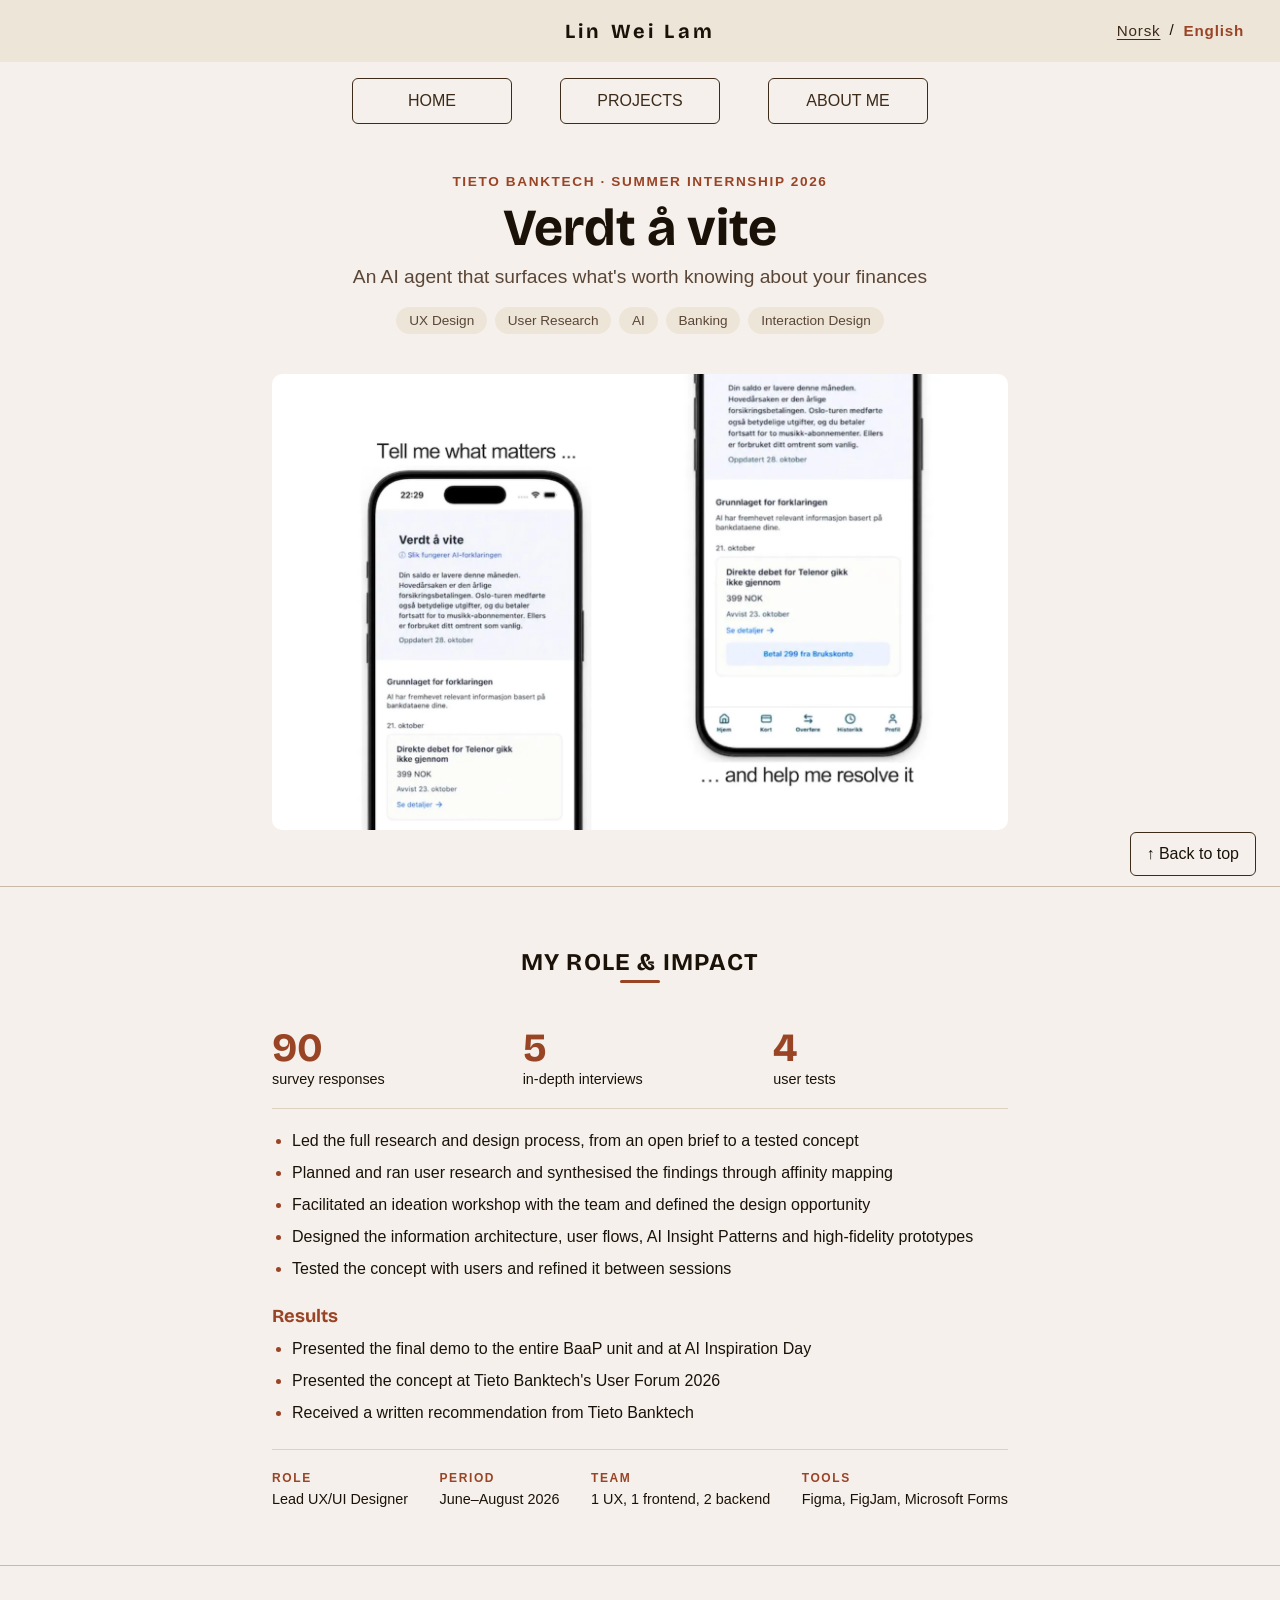
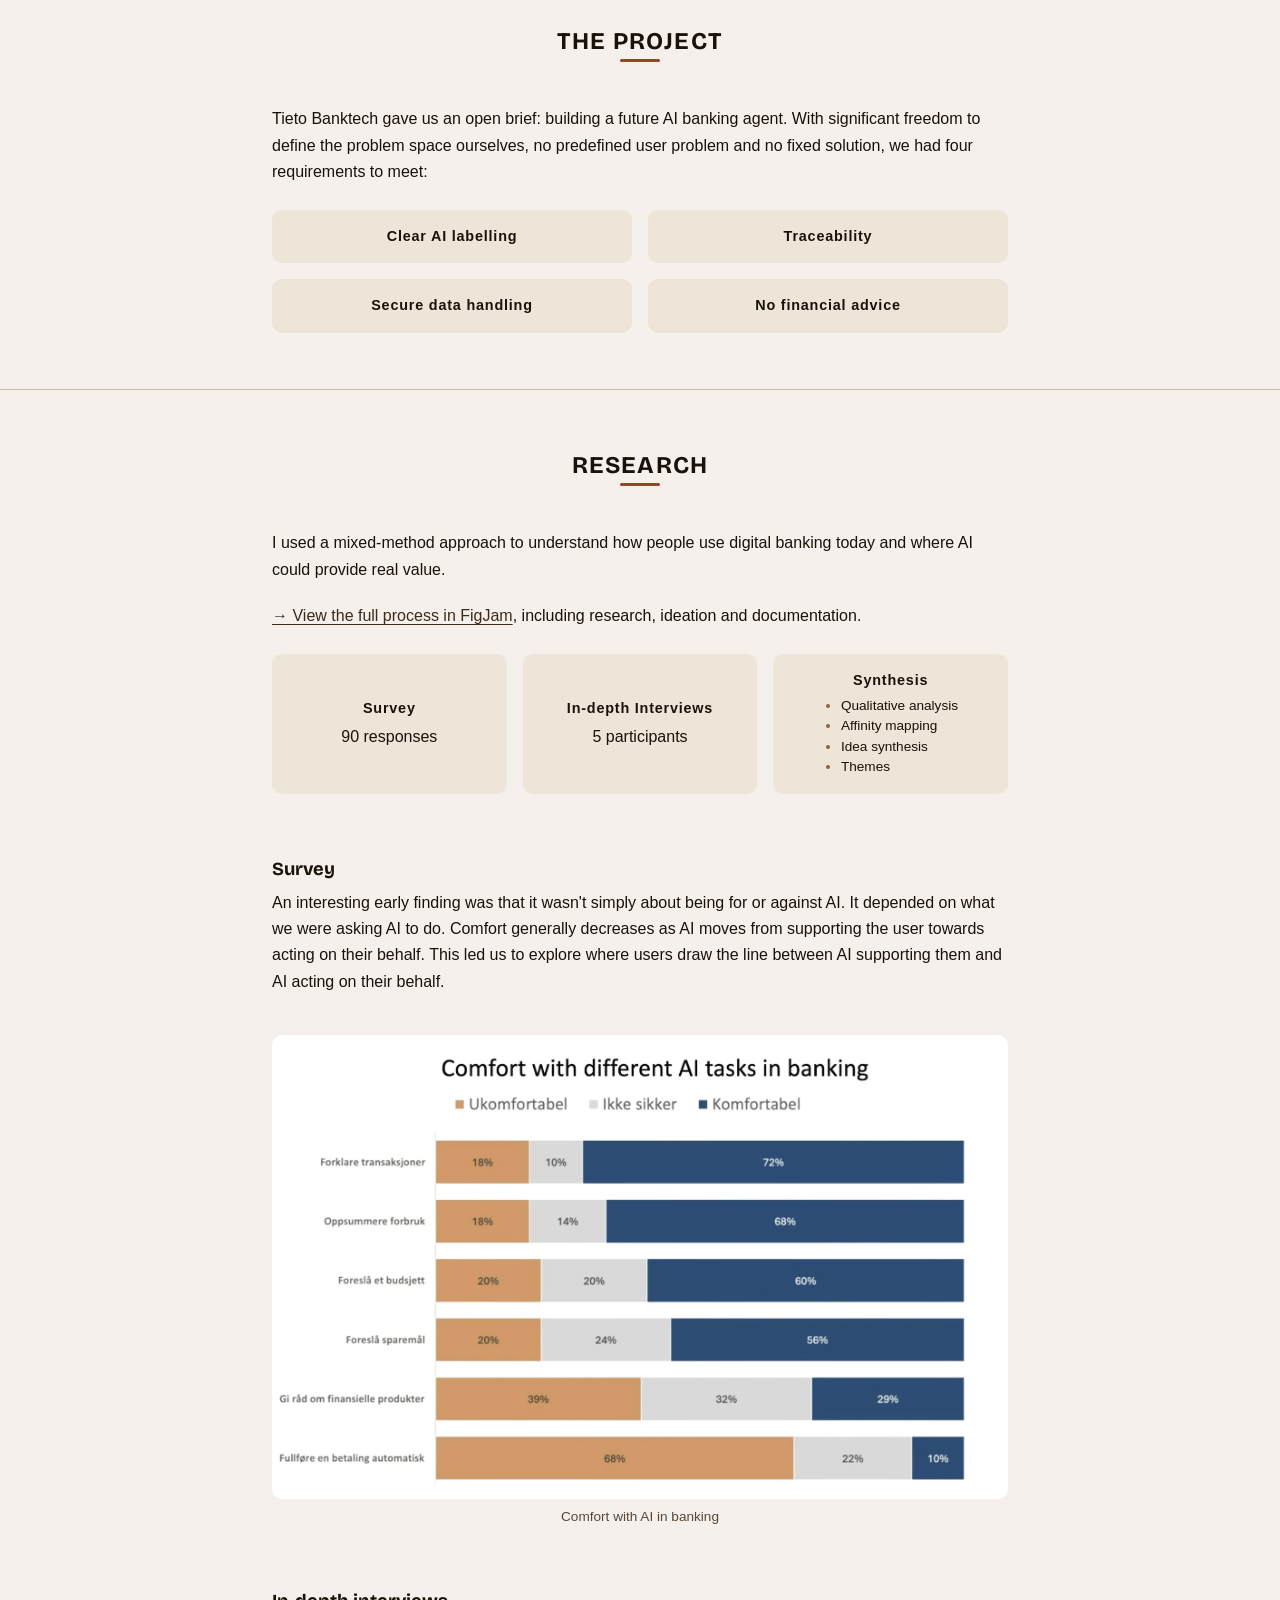
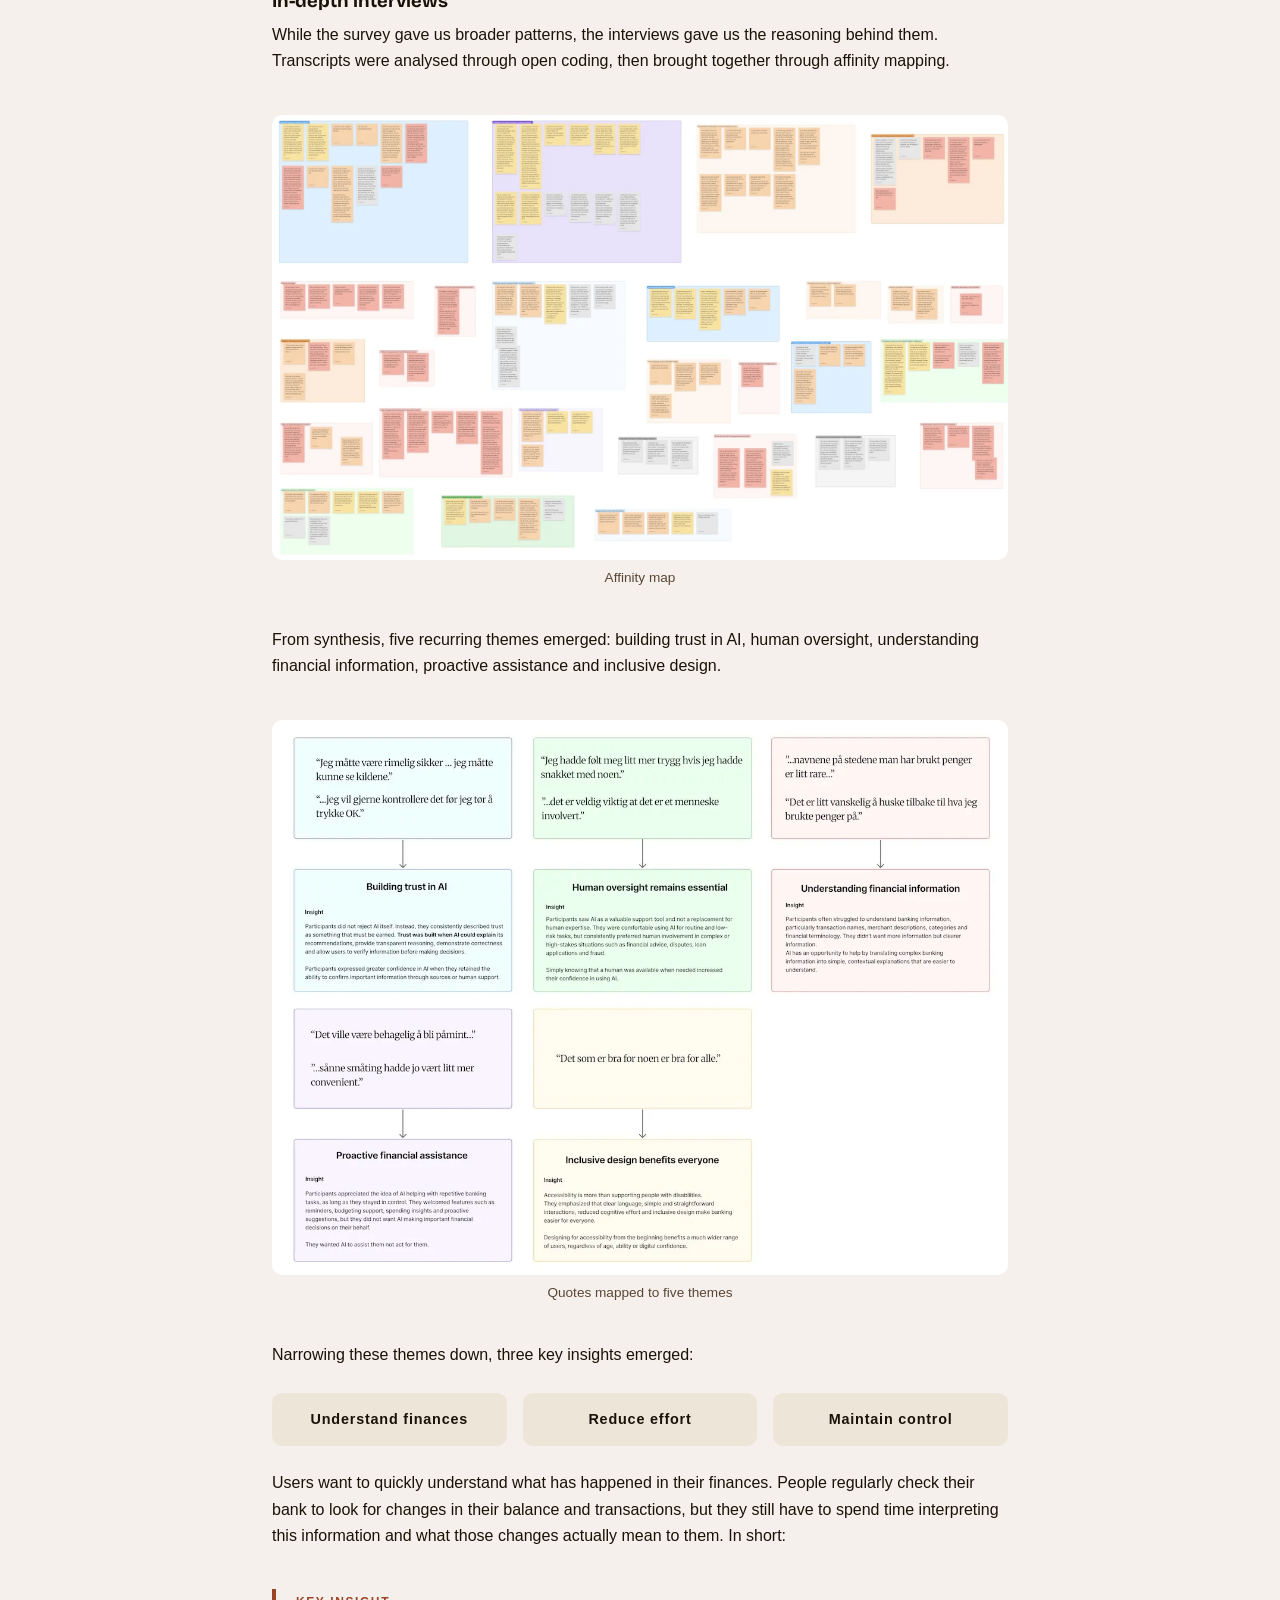
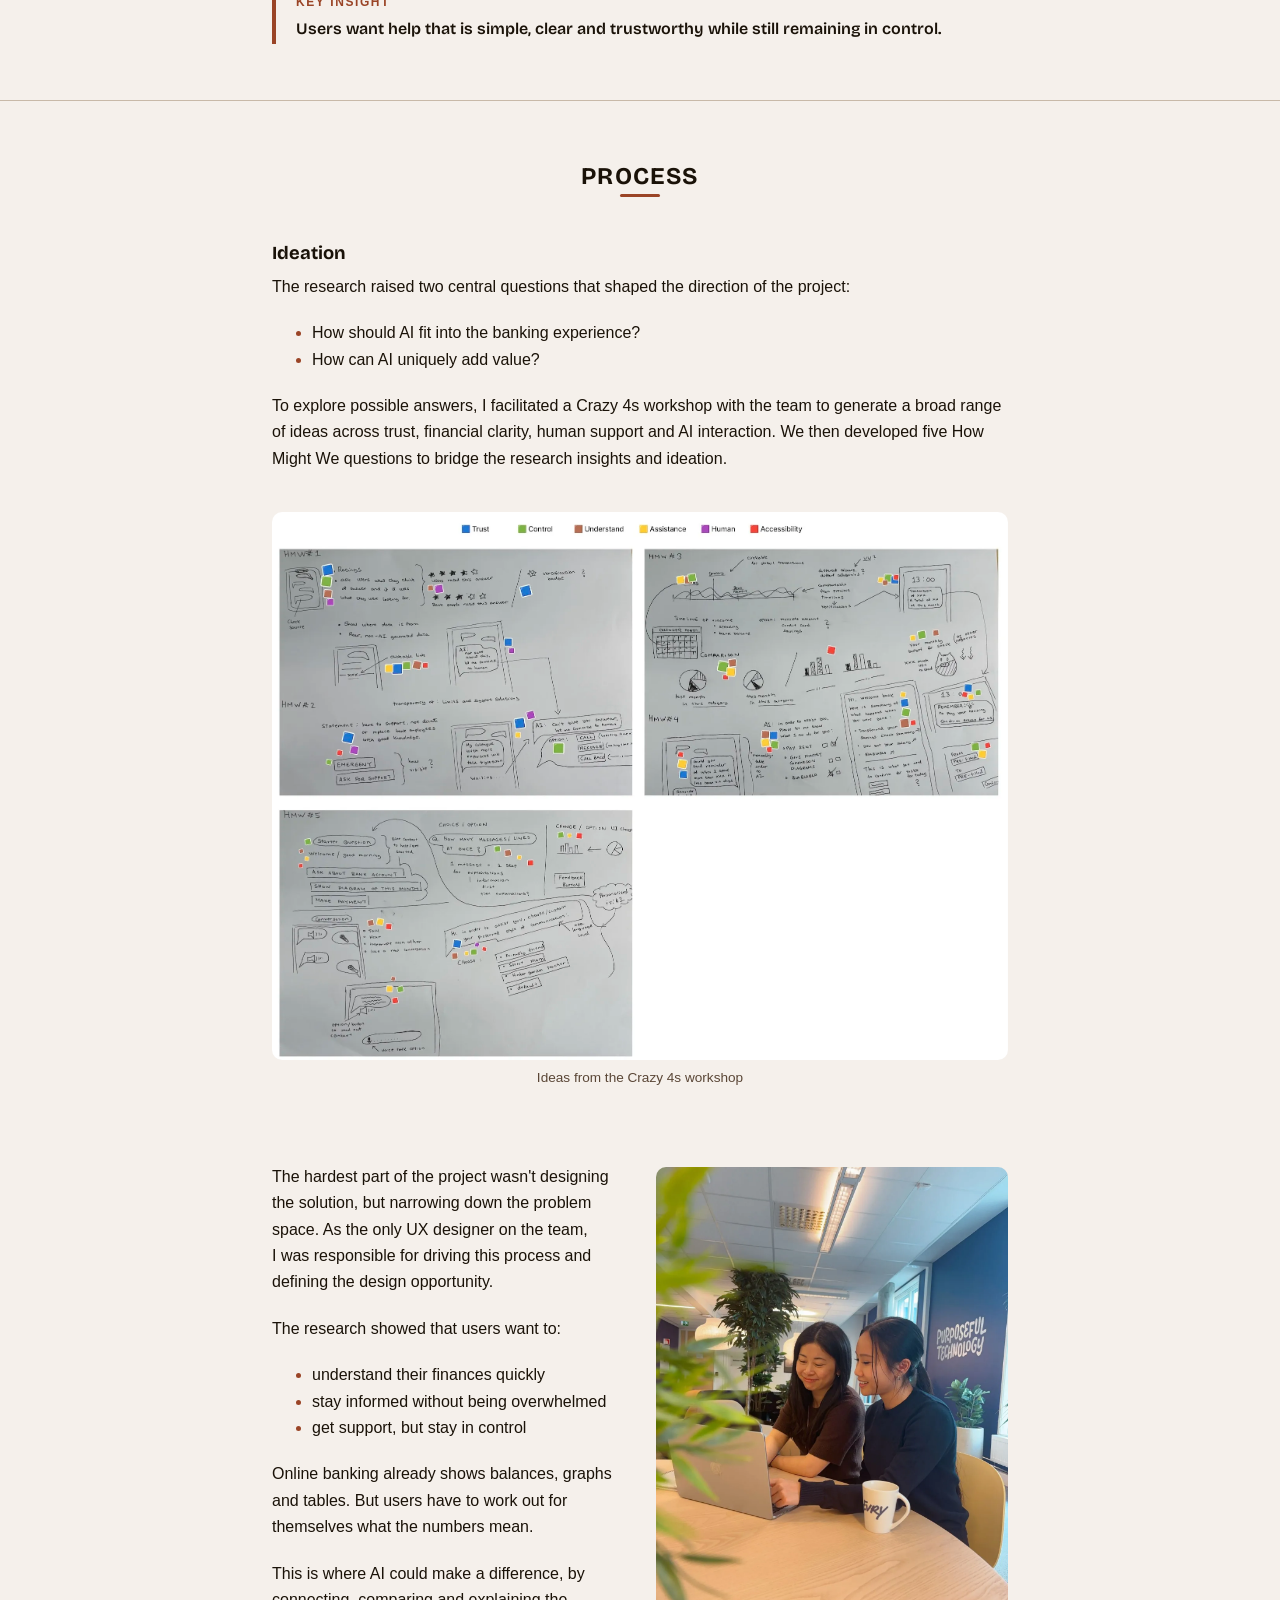
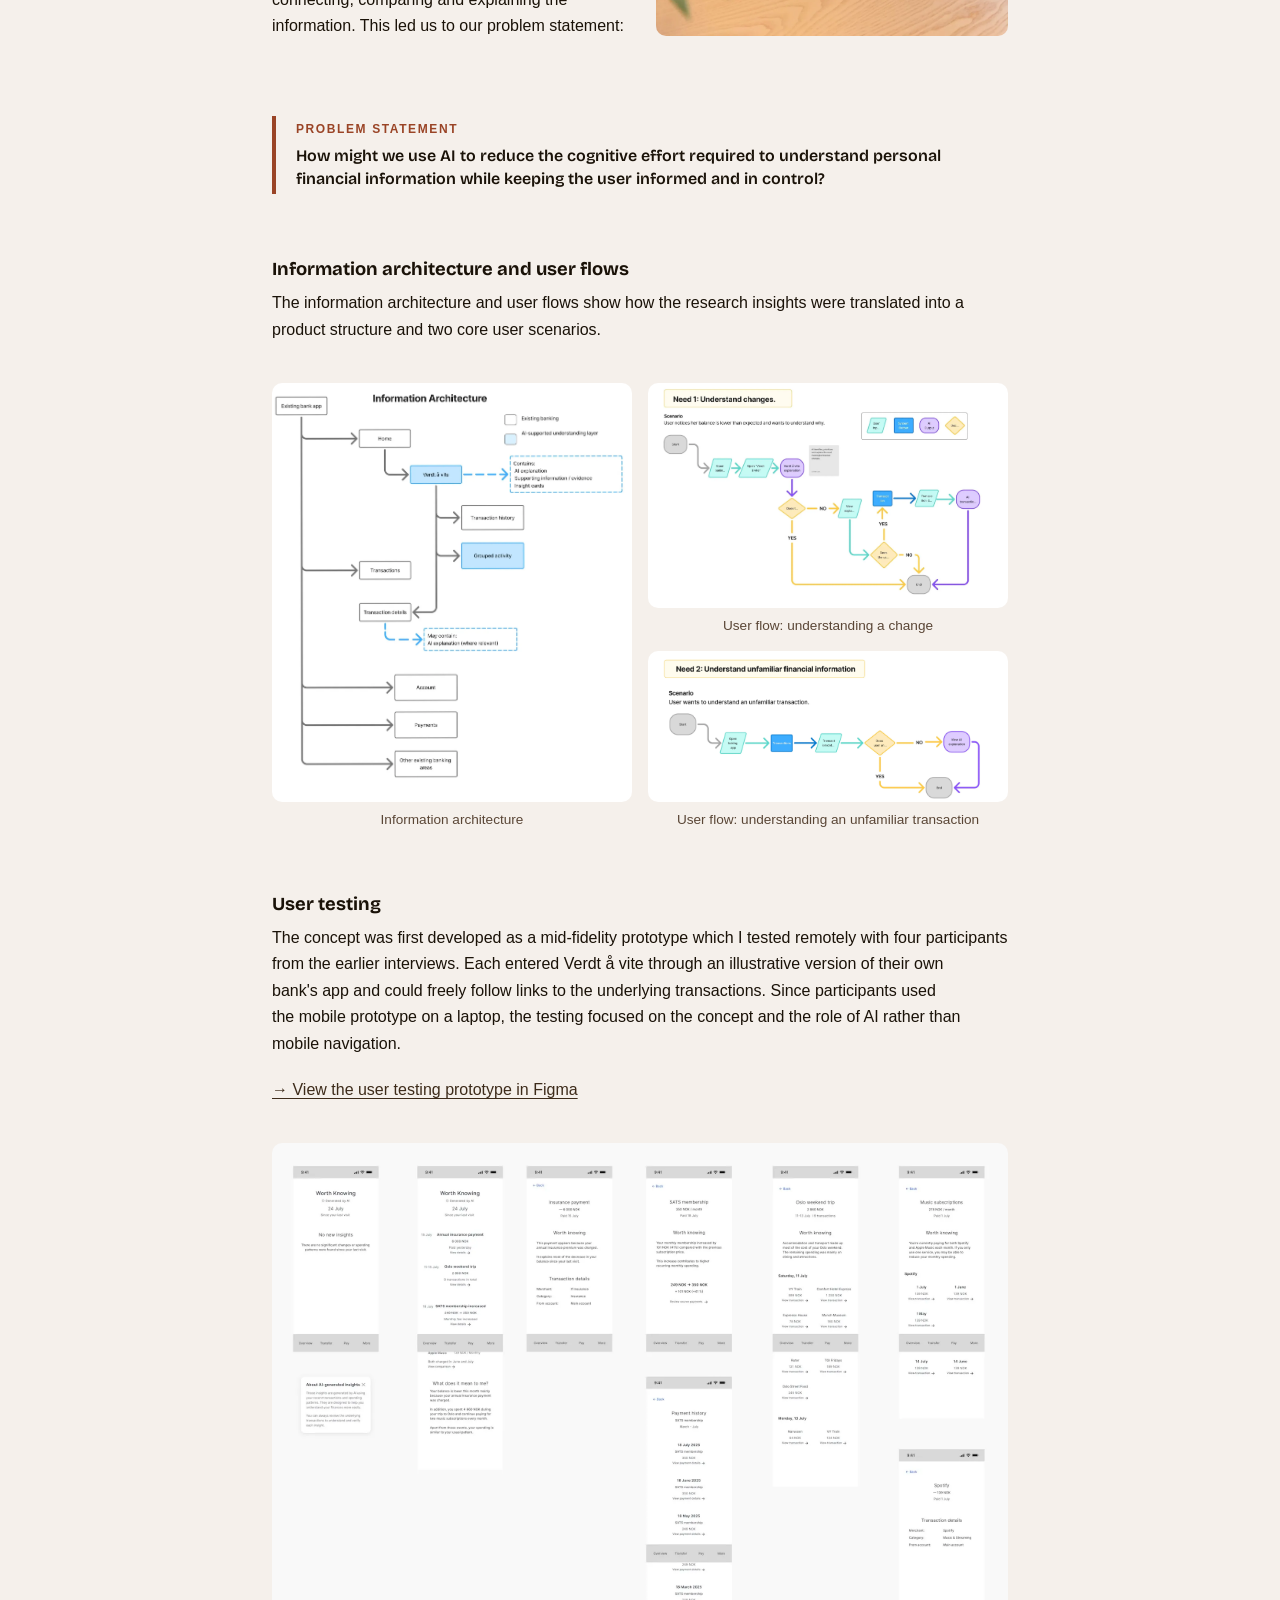
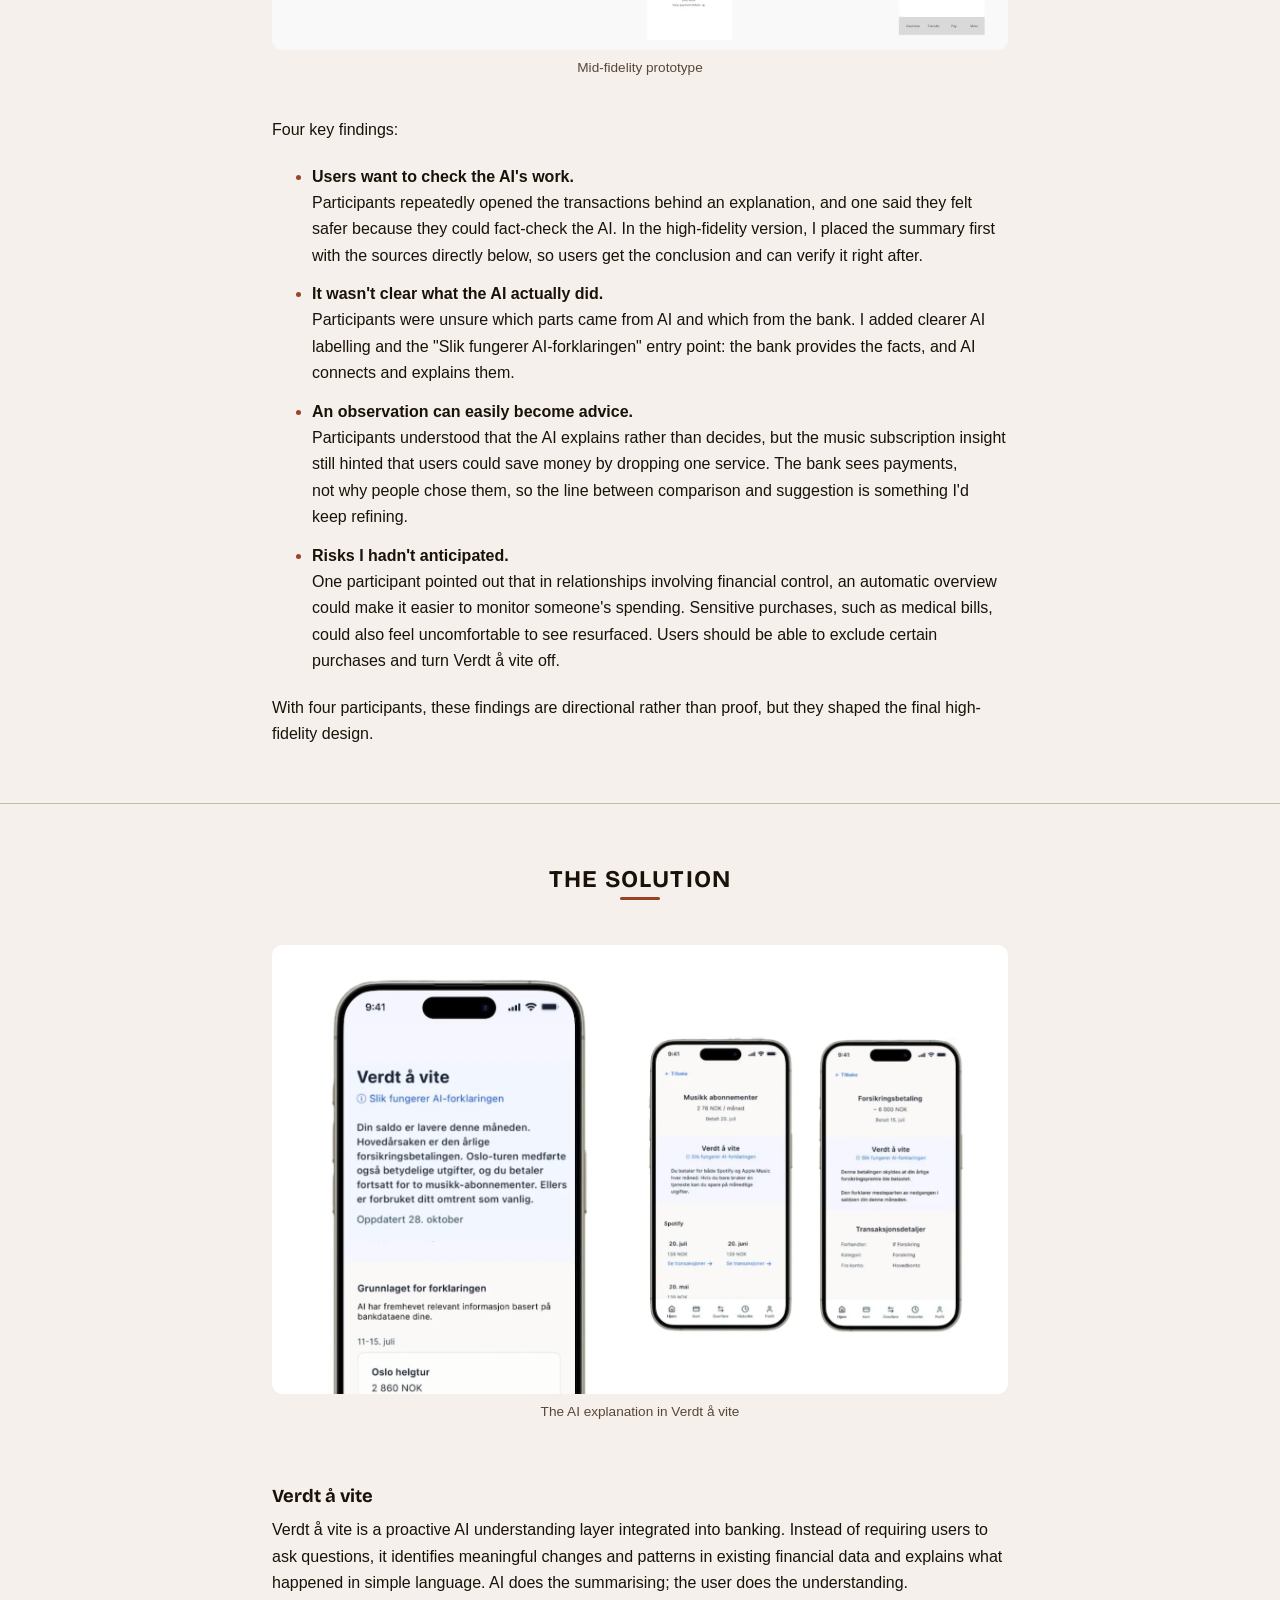
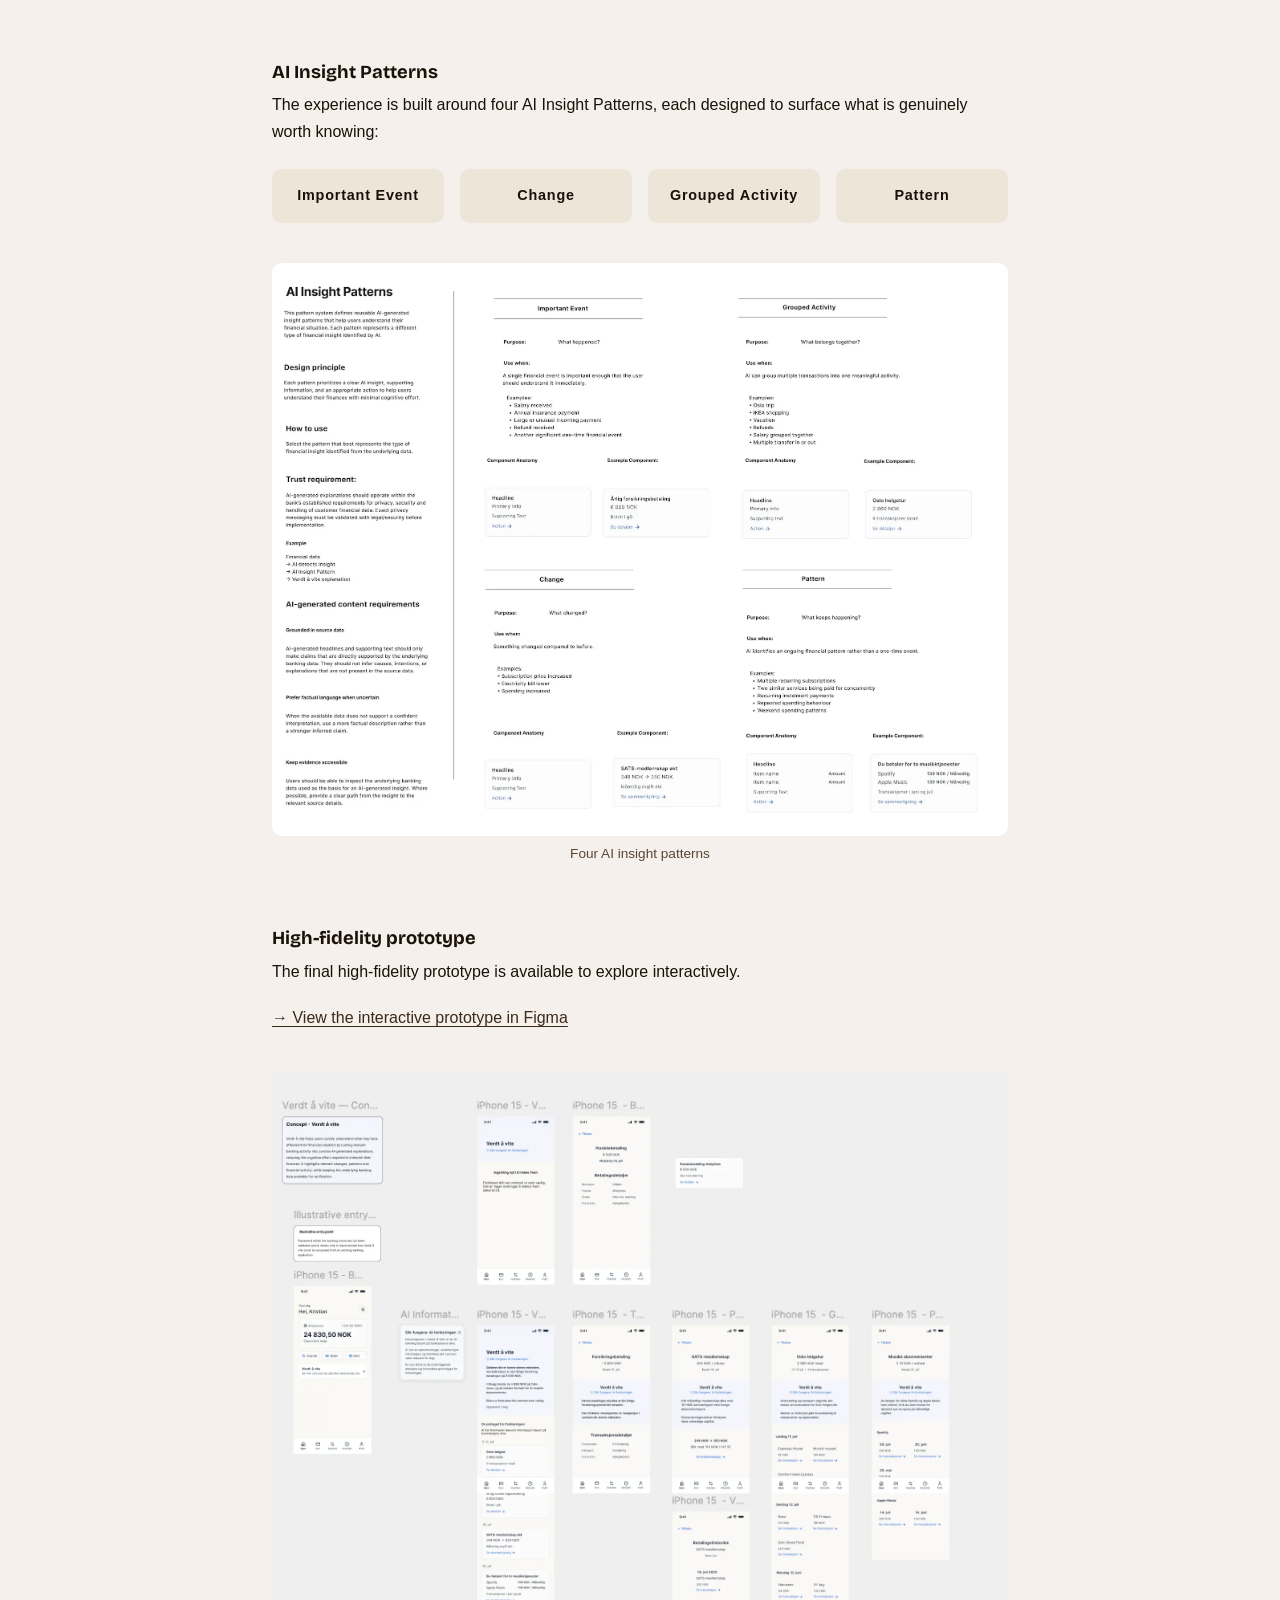
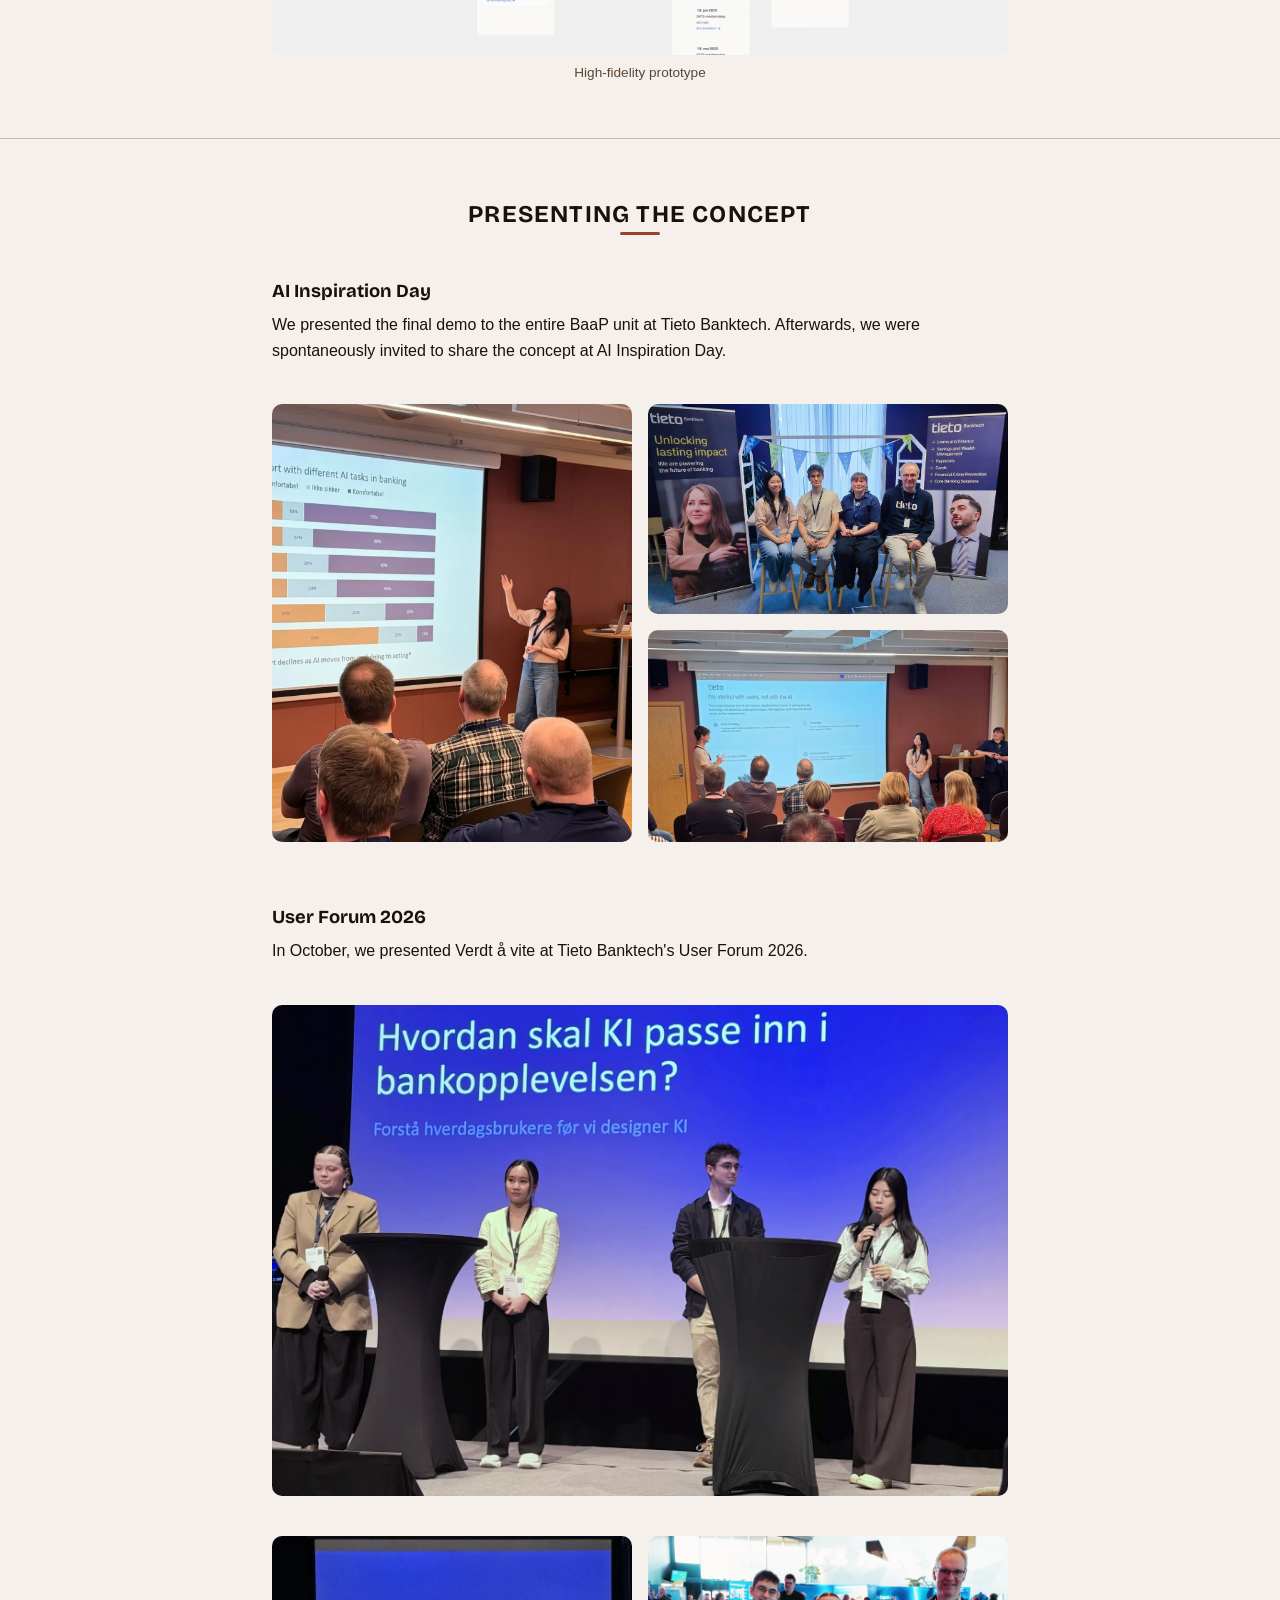
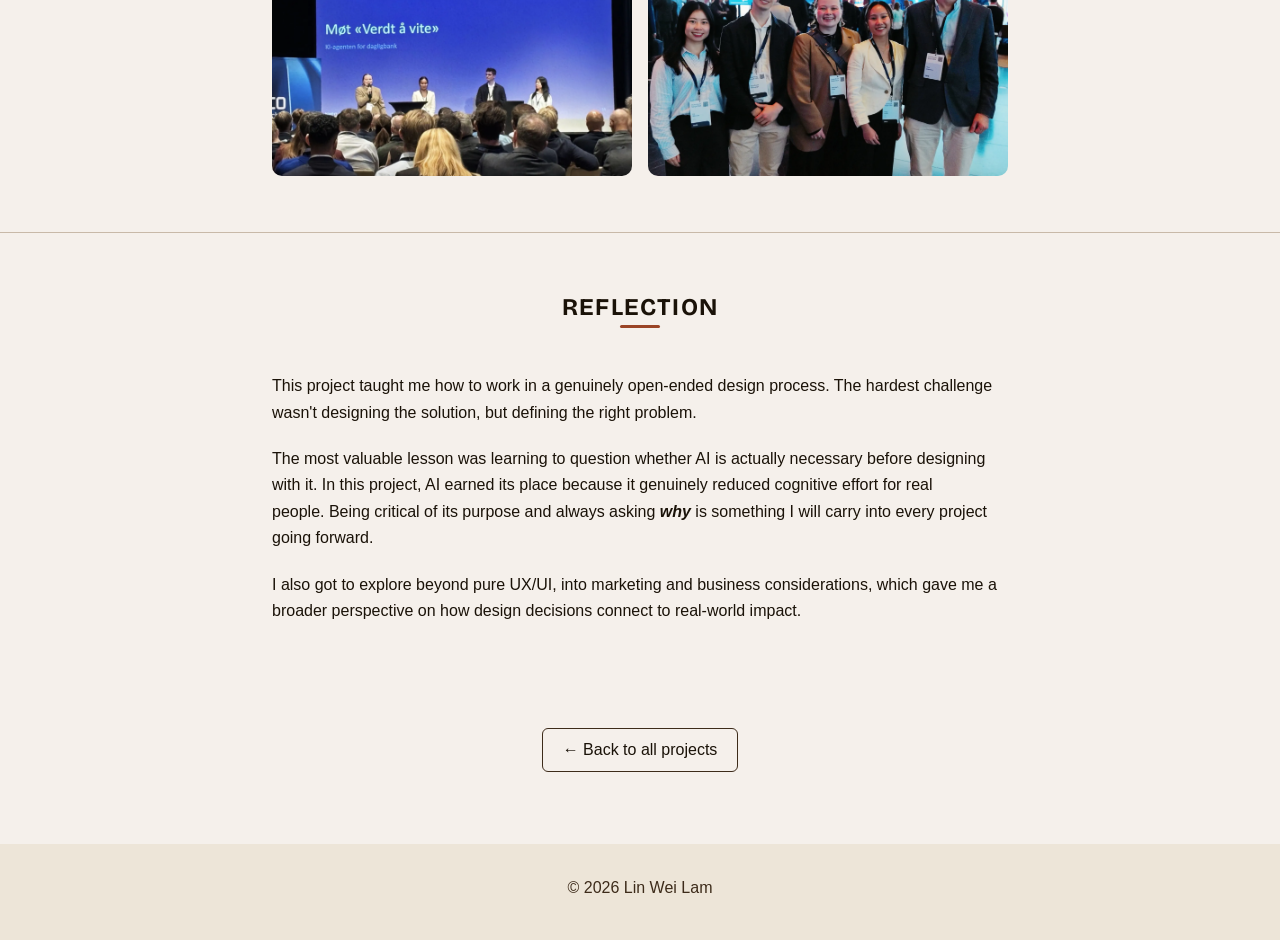
<file: en/CaseStudyOne.html>
<!doctype html>
<html lang="en">
  <head>
    <meta charset="UTF-8" />
    <meta name="viewport" content="width=device-width, initial-scale=1.0" />
    <link rel="preconnect" href="https://fonts.googleapis.com" />
    <link rel="preconnect" href="https://fonts.gstatic.com" crossorigin />
    <link
      rel="stylesheet"
      href="https://fonts.googleapis.com/css2?family=Bricolage+Grotesque:opsz,wght@12..96,500..700&display=swap"
    />
    <link rel="stylesheet" href="../css/style.css" />
    <link
      rel="alternate"
      hreflang="no"
      href="https://linnie-linda-lin.github.io/CaseStudyOne.html"
    />
    <link
      rel="alternate"
      hreflang="en"
      href="https://linnie-linda-lin.github.io/en/CaseStudyOne.html"
    />
    <link
      rel="alternate"
      hreflang="x-default"
      href="https://linnie-linda-lin.github.io/CaseStudyOne.html"
    />
    <title>Verdt å vite &ndash; Case Study | Lin Wei Lam</title>
  </head>
  <body id="top">
    <a class="skipLink" href="#main">Skip to main content</a>
    <header>
      <p class="siteName">Lin Wei Lam</p>
      <nav class="langSwitch" aria-label="Language">
        <a href="../CaseStudyOne.html" lang="no" hreflang="no">Norsk</a>
        <span aria-hidden="true">/</span>
        <strong lang="en" aria-current="true">English</strong>
      </nav>
    </header>
    <nav class="mainNav" aria-label="Main menu">
      <ul class="navigationBar">
        <li class="navigationButton">
          <a href="./index.html">HOME</a>
        </li>
        <li class="navigationButton">
          <a href="./index.html#case-studies">PROJECTS</a>
        </li>
        <li class="navigationButton">
          <a href="./index.html#about-me">ABOUT ME</a>
        </li>
      </ul>
    </nav>
    <main id="main" tabindex="-1">
      <section>
        <div class="csHero">
          <hgroup>
            <p class="csEyebrow">
              Tieto&nbsp;Banktech &middot; Summer&nbsp;internship&nbsp;2026
            </p>
            <h1 class="csTitle"><span lang="no">Verdt å vite</span></h1>
            <p class="csLede">
              An AI agent that surfaces what's worth knowing about your finances
            </p>
          </hgroup>
          <ul class="csChips" role="list">
            <li>UX Design</li>
            <li>User Research</li>
            <li>AI</li>
            <li>Banking</li>
            <li>Interaction Design</li>
          </ul>
          <img
            class="caseImage"
            src="../Assets/Verdt å vite/VerdtÅViteConcept1.webp"
            alt="Concept image of AI-powered financial understanding feature on two phone screens"
          />
        </div>
      </section>

      <section class="csSectionBlock">
        <h2 class="subHeadings csSectionTitle">MY ROLE &amp; IMPACT</h2>
        <div class="csSingle">
          <ul class="csSummaryStats">
            <li>
              <span class="csSummaryNumber"
                >90<span class="visuallyHidden">&nbsp;</span></span
              >
              survey responses
            </li>
            <li>
              <span class="csSummaryNumber"
                >5<span class="visuallyHidden">&nbsp;</span></span
              >
              in-depth interviews
            </li>
            <li>
              <span class="csSummaryNumber"
                >4<span class="visuallyHidden">&nbsp;</span></span
              >
              user tests
            </li>
          </ul>
          <ul class="csSummaryList">
            <li>
              Led the full research and design process, from an open brief to
              a tested concept
            </li>
            <li>
              Planned and ran user research and synthesised the findings
              through affinity mapping
            </li>
            <li>
              Facilitated an ideation workshop with the team and defined the
              design opportunity
            </li>
            <li>
              Designed the information architecture, user flows, AI Insight
              Patterns and high-fidelity prototypes
            </li>
            <li>
              Tested the concept with users and refined it between sessions
            </li>
          </ul>
          <h3 class="csSubTitle csSummaryResultsLabel">Results</h3>
          <ul class="csSummaryList">
            <li>
              Presented the final demo to the entire BaaP unit and at AI
              Inspiration Day
            </li>
            <li>
              Presented the concept at Tieto Banktech's User Forum 2026
            </li>
            <li>Received a written recommendation from Tieto Banktech</li>
          </ul>
          <dl class="csSummaryMeta">
            <div>
              <dt class="csLabel">Role</dt>
              <dd>Lead UX/UI Designer</dd>
            </div>
            <div>
              <dt class="csLabel">Period</dt>
              <dd>June&ndash;August 2026</dd>
            </div>
            <div>
              <dt class="csLabel">Team</dt>
              <dd>1 UX, 1 frontend, 2&nbsp;backend</dd>
            </div>
            <div>
              <dt class="csLabel">Tools</dt>
              <dd>Figma, FigJam, Microsoft Forms</dd>
            </div>
          </dl>
        </div>
      </section>

      <section class="csSectionBlock">
        <h2 class="subHeadings csSectionTitle">THE PROJECT</h2>
        <div class="csSingle">
          <p class="aboutText">
            Tieto Banktech gave us an open brief: building a future AI banking
            agent. With significant freedom to define the problem space
            ourselves, no predefined user problem and no fixed solution, we
            had four requirements to meet:
          </p>
          <div class="infoCardOverview infoCardOverview--grid">
            <article class="infoCardBox">
              <p class="infoCardLabel">Clear AI labelling</p>
            </article>
            <article class="infoCardBox">
              <p class="infoCardLabel">Traceability</p>
            </article>
            <article class="infoCardBox">
              <p class="infoCardLabel">Secure data handling</p>
            </article>
            <article class="infoCardBox">
              <p class="infoCardLabel">No financial advice</p>
            </article>
          </div>
        </div>
      </section>

      <section class="csSectionBlock">
        <h2 class="subHeadings csSectionTitle">RESEARCH</h2>
        <div class="csSingle">
          <p class="aboutText">
            I used a mixed-method approach to understand how people use
            digital banking today and where AI could provide real value.
          </p>
          <p class="aboutText">
            <a
              class="csExternalLink"
              href="https://www.figma.com/board/BSlD0nuFS6nyy82ZNCDSjL/Case-study--Verdt-%C3%A5-vite---Brainstorming?node-id=0-1&t=lcbOoWEq2f0KOYPu-1"
              >→ View the full process in FigJam</a
            >, including research, ideation and documentation.
          </p>
          <div class="infoCardOverview">
            <article class="infoCardBox">
              <p class="infoCardLabel">Survey</p>
              <p class="infoCardText">90 responses</p>
            </article>
            <article class="infoCardBox">
              <p class="infoCardLabel">In-depth Interviews</p>
              <p class="infoCardText">5 participants</p>
            </article>
            <article class="infoCardBox">
              <p class="infoCardLabel">Synthesis</p>
              <ul class="infoCardList">
                <li>Qualitative analysis</li>
                <li>Affinity mapping</li>
                <li>Idea synthesis</li>
                <li>Themes</li>
              </ul>
            </article>
          </div>
          <h3 class="csSubTitle">Survey</h3>
          <p class="aboutText">
            An interesting early finding was that it wasn't simply about
            being for or against AI. It depended on what we were asking AI
            to do. Comfort generally decreases as AI moves from supporting
            the user towards acting on their behalf. This led us to explore
            where users draw the line between AI supporting them and AI
            acting on their behalf.
          </p>
          <figure class="csFigure">
            <img
              class="caseImage"
              src="../Assets/Verdt å vite/ComfortWithAIGraph.webp"
              alt="Chart showing comfort with different AI tasks in banking – comfort declines as AI moves from explaining to acting"
            />
            <figcaption>Comfort with AI in banking</figcaption>
          </figure>
          <h3 class="csSubTitle">In-depth interviews</h3>
          <p class="aboutText">
            While the survey gave us broader patterns, the interviews gave
            us the reasoning behind them. Transcripts were analysed through
            open coding, then brought together through affinity mapping.
          </p>
          <figure class="csFigure">
            <img
              class="caseImage"
              src="../Assets/Verdt å vite/AffinityMappingImage.webp"
              alt="Affinity map of interview insights grouped into themes"
            />
            <figcaption>Affinity map</figcaption>
          </figure>
          <p class="aboutText">
            From synthesis, five recurring themes emerged: building trust in
            AI, human oversight, understanding financial information,
            proactive assistance and inclusive design.
          </p>
          <figure class="csFigure">
            <img
              class="caseImage"
              src="../Assets/Verdt å vite/QuotesToFiveThemes.webp"
              alt="Quotes from interviews mapped to five recurring themes: building trust in AI, human oversight, understanding financial information, proactive assistance and inclusive design"
            />
            <figcaption>Quotes mapped to five themes</figcaption>
          </figure>
          <p class="aboutText">
            Narrowing these themes down, three key insights emerged:
          </p>
          <div class="infoCardOverview">
            <article class="infoCardBox">
              <p class="infoCardLabel">Understand finances</p>
            </article>
            <article class="infoCardBox">
              <p class="infoCardLabel">Reduce effort</p>
            </article>
            <article class="infoCardBox">
              <p class="infoCardLabel">Maintain control</p>
            </article>
          </div>
          <p class="aboutText">
            Users want to quickly understand what has happened in their
            finances. People regularly check their bank to look for changes in
            their balance and transactions, but they still have to spend time
            interpreting this information and what those changes actually mean
            to them. In short:
          </p>
          <div class="csCallout">
            <p class="csLabel">Key insight</p>
            <p class="csCalloutText">
              Users want help that is simple, clear and trustworthy while still
              remaining in control.
            </p>
          </div>
        </div>
      </section>

      <section class="csSectionBlock">
        <h2 class="subHeadings csSectionTitle">PROCESS</h2>
        <div class="csSingle">
          <h3 class="csSubTitle">Ideation</h3>
          <p class="aboutText">
            The research raised two central questions that shaped the
            direction of the project:
          </p>
          <ul>
            <li>How should AI fit into the banking experience?</li>
            <li>How can AI uniquely add value?</li>
          </ul>
          <p class="aboutText">
            To explore possible answers, I facilitated a Crazy 4s workshop
            with the team to generate a broad range of ideas across trust,
            financial clarity, human support and AI interaction. We then
            developed five How Might We questions to bridge the research
            insights and ideation.
          </p>
          <figure class="csFigure">
            <img
              class="caseImage"
              src="../Assets/Verdt å vite/WorkshopIdeaAnalysis.webp"
              alt="Ideas from the Crazy 4s workshop grouped into themes"
            />
            <figcaption>Ideas from the Crazy 4s workshop</figcaption>
          </figure>
          <div class="csSplit csSplit--imageRight">
            <div class="csSplitText">
              <p class="aboutText">
                The hardest part of the project wasn't designing the solution, but narrowing down the problem space. As the only UX designer on the team, I&nbsp;was responsible for driving this process and defining the design opportunity.
              </p>
              <p class="aboutText">The research showed that users want to:</p>
              <ul>
                <li>understand their finances quickly</li>
                <li>stay informed without being overwhelmed</li>
                <li>get support, but stay in control</li>
              </ul>
              <p class="aboutText">
                Online banking already shows balances, graphs and tables. But users have to work out for themselves what the numbers mean.
              </p>
              <p class="aboutText">
                This is where AI could make a difference, by connecting, comparing and explaining the information. This led us to our problem statement:
              </p>
            </div>
            <figure class="csFigure">
              <img
                class="caseImage"
                src="../Assets/Verdt å vite/WorkingPhoto.webp"
                alt="Lin Wei Lam and a teammate working together on a MacBook"
              />
            </figure>
          </div>
          <div class="csCallout">
            <p class="csLabel">Problem statement</p>
            <p class="csCalloutText">
              How might we use AI to reduce the cognitive effort required to
              understand personal financial information while keeping the user
              informed and in control?
            </p>
          </div>
          <h3 class="csSubTitle">Information architecture and user flows</h3>
          <p class="aboutText">
            The information architecture and user flows show how the research
            insights were translated into a product structure and two core
            user scenarios.
          </p>
          <div class="sideBySideImages">
            <figure class="csFigure">
              <img
                src="../Assets/Verdt å vite/IATable.webp"
                alt="Information architecture showing where Verdt å vite fits into the existing banking app"
              />
              <figcaption>Information architecture</figcaption>
            </figure>
            <div class="imageColumn">
              <figure class="csFigure">
                <img
                  src="../Assets/Verdt å vite/UserFlowUnderstandChanges.webp"
                  alt="User flow: understanding a change in your finances"
                />
                <figcaption>User flow: understanding a change</figcaption>
              </figure>
              <figure class="csFigure">
                <img
                  src="../Assets/Verdt å vite/UserFlowUnderstandUnfamiliarFinancial.webp"
                  alt="User flow: understanding an unfamiliar transaction"
                />
                <figcaption>User flow: understanding an unfamiliar transaction</figcaption>
              </figure>
            </div>
          </div>
          <h3 class="csSubTitle">User testing</h3>
          <p class="aboutText">
            The concept was first developed as a mid-fidelity prototype
            which I tested remotely with four participants from the earlier
            interviews. Each entered <span lang="no">Verdt å vite</span>
            through an illustrative version of their own bank's app and
            could freely follow links to the underlying transactions. Since
            participants used the mobile prototype on a laptop, the testing
            focused on the concept and the role of AI rather than mobile
            navigation.
          </p>
          <p class="aboutText">
            <a
              class="csExternalLink"
              href="https://www.figma.com/design/C8xDDSYdkKQ6nagTSmKDNe/User-Testing-%E2%80%93--Verdt-a%CC%8A-vite?node-id=0-1&t=8cUSPltzsIOErAIM-1"
              >→ View the user testing prototype in Figma</a
            >
          </p>
          <figure class="csFigure">
            <img
              class="caseImage"
              src="../Assets/Verdt å vite/MidFiPrototypeImage.webp"
              alt="Mid-fidelity prototype screens used in user testing"
            />
            <figcaption>Mid-fidelity prototype</figcaption>
          </figure>
          <p class="aboutText">Four key findings:</p>
          <ul class="csSpacedList">
            <li>
              <strong>Users want to check the AI's work.</strong><br />
              Participants repeatedly opened the transactions behind an
              explanation, and one said they felt safer because they could
              fact-check the AI. In the high-fidelity version, I placed the
              summary first with the sources directly below, so users get
              the conclusion and can verify it right after.
            </li>
            <li>
              <strong>It wasn't clear what the AI actually did.</strong
              ><br />
              Participants were unsure which parts came from AI and which
              from the bank. I added clearer AI labelling and the "<span
                lang="no"
                >Slik fungerer AI-forklaringen</span
              >" entry point: the bank provides the facts, and AI connects
              and explains them.
            </li>
            <li>
              <strong>An observation can easily become advice.</strong
              ><br />
              Participants understood that the AI explains rather than
              decides, but the music subscription insight still hinted that
              users could save money by dropping one service. The bank sees
              payments, not why people chose them, so the line between
              comparison and suggestion is something I'd keep refining.
            </li>
            <li>
              <strong>Risks I hadn't anticipated.</strong><br />
              One participant pointed out that in relationships involving
              financial control, an automatic overview could make it easier
              to monitor someone's spending. Sensitive purchases, such as
              medical bills, could also feel uncomfortable to see
              resurfaced. Users should be able to exclude certain purchases
              and turn <span lang="no">Verdt å vite</span> off.
            </li>
          </ul>
          <p class="aboutText">
            With four participants, these findings are directional rather
            than proof, but they shaped the final high-fidelity design.
          </p>
        </div>
      </section>

      <section class="csSectionBlock">
        <h2 class="subHeadings csSectionTitle">THE SOLUTION</h2>
        <div class="csSingle">
          <figure class="csFigure">
            <img
              class="caseImage"
              src="../Assets/Verdt å vite/VerdtÅViteConcept2.webp"
              alt="Verdt å vite shown on three phone screens, with an AI-generated explanation"
            />
            <figcaption>The AI explanation in <span lang="no">Verdt å vite</span></figcaption>
          </figure>
          <h3 class="csSubTitle"><span lang="no">Verdt å vite</span></h3>
          <p class="aboutText">
            <span lang="no">Verdt å vite</span> is a proactive AI
            understanding layer integrated into banking. Instead of requiring
            users to ask questions, it identifies meaningful changes and
            patterns in existing financial data and explains what happened in
            simple language. AI does the summarising; the user does the
            understanding.
          </p>

          <h3 class="csSubTitle">AI Insight Patterns</h3>
          <p class="aboutText">
            The experience is built around four AI Insight Patterns, each
            designed to surface what is genuinely worth knowing:
          </p>
          <div class="infoCardOverview">
            <article class="infoCardBox">
              <p class="infoCardLabel">Important Event</p>
            </article>
            <article class="infoCardBox">
              <p class="infoCardLabel">Change</p>
            </article>
            <article class="infoCardBox">
              <p class="infoCardLabel">Grouped Activity</p>
            </article>
            <article class="infoCardBox">
              <p class="infoCardLabel">Pattern</p>
            </article>
          </div>
          <figure class="csFigure">
            <img
              class="caseImage"
              src="../Assets/Verdt å vite/InsightPatternAI.webp"
              alt="AI Insight Pattern diagram showing the four patterns: Important Event, Change, Grouped Activity and Pattern"
            />
            <figcaption>Four AI insight patterns</figcaption>
          </figure>
          <h3 class="csSubTitle">High-fidelity prototype</h3>
          <p class="aboutText">
            The final high-fidelity prototype is available to explore
            interactively.
          </p>
          <p class="aboutText">
            <a
              class="csExternalLink"
              href="https://www.figma.com/design/lmm6btO5DNYGCkmr0MPL74/Verdt-a%CC%8A-vite?node-id=531-1174&t=FJBMUxrhKC9aIMSb-1"
              >→ View the interactive prototype in Figma</a
            >
          </p>
          <figure class="csFigure">
            <img
              class="caseImage"
              src="../Assets/Verdt å vite/HiFiPrototype.webp"
              alt="High-fidelity prototype of Verdt å vite"
            />
            <figcaption>High-fidelity prototype</figcaption>
          </figure>
        </div>
      </section>

      <section class="csSectionBlock">
        <h2 class="subHeadings csSectionTitle">PRESENTING THE CONCEPT</h2>
        <div class="csSingle">
          <h3 class="csSubTitle">AI Inspiration Day</h3>
          <p class="aboutText">
            We presented the final demo to the entire BaaP unit at Tieto
            Banktech. Afterwards, we were spontaneously invited to share the
            concept at AI Inspiration Day.
          </p>
          <div class="sideBySideImages">
            <figure class="csFigure">
              <img
                src="../Assets/Verdt å vite/GirlPresentation.webp"
                alt="Lin Wei Lam presenting the Verdt å vite concept"
              />
            </figure>
            <div class="imageColumn">
              <img
                src="../Assets/Verdt å vite/TeamPhoto.webp"
                alt="Group photo of Lin Wei Lam and co-workers at AI Inspiration Day"
              />
              <img
                src="../Assets/Verdt å vite/PresentationFestivalAI.webp"
                alt="The team presenting Verdt å vite at AI Inspiration Day"
              />
            </div>
          </div>
          <h3 class="csSubTitle">User Forum 2026</h3>
          <p class="aboutText">
            In October, we presented Verdt å vite at Tieto Banktech's User Forum 2026.
          </p>
          <img
            class="caseImage"
            src="../Assets/Verdt å vite/BrukerforumStage.webp"
            alt="The team on stage at User Forum 2026, with Lin speaking into a microphone in front of a screen asking “Hvordan skal KI passe inn i bankopplevelsen?” (How should AI fit into the banking experience?)"
          />
          <div class="imageGrid">
            <img
              src="../Assets/Verdt å vite/BrukerforumAudience.webp"
              alt="The team on stage in front of a full audience, with the screen “Møt Verdt å vite: KI-agenten for dagligbank” (Meet Verdt å vite: the AI agent for everyday banking)"
            />
            <img
              src="../Assets/Verdt å vite/BrukerforumTeam.webp"
              alt="The team with their supervisor from Tieto Banktech at User Forum 2026"
            />
          </div>
        </div>
      </section>

      <section class="csSectionBlock">
        <h2 class="subHeadings csSectionTitle">REFLECTION</h2>
        <div class="csSingle">
          <p class="aboutText">
            This project taught me how to work in a genuinely open-ended
            design process. The hardest challenge wasn't designing the
            solution, but defining the right problem.
          </p>
          <p class="aboutText">
            The most valuable lesson was learning to question whether AI is
            actually necessary before designing with it. In this project, AI
            earned its place because it genuinely reduced cognitive effort for
            real people. Being critical of its purpose and always asking
            <strong><em>why</em></strong> is something I will carry into every
            project going forward.
          </p>
          <p class="aboutText">
            I also got to explore beyond pure UX/UI, into marketing and
            business considerations, which gave me a broader perspective on
            how design decisions connect to real-world impact.
          </p>
        </div>
      </section>

      <p class="csBackLink">
        <a href="./index.html#case-studies">&larr; Back to all projects</a>
      </p>
      <a href="#top" class="backToTop">&uarr; Back to top</a>
    </main>
    <footer>
      <p class="footerInfo">© 2026 Lin Wei Lam</p>
    </footer>
  </body>
</html>
</file>
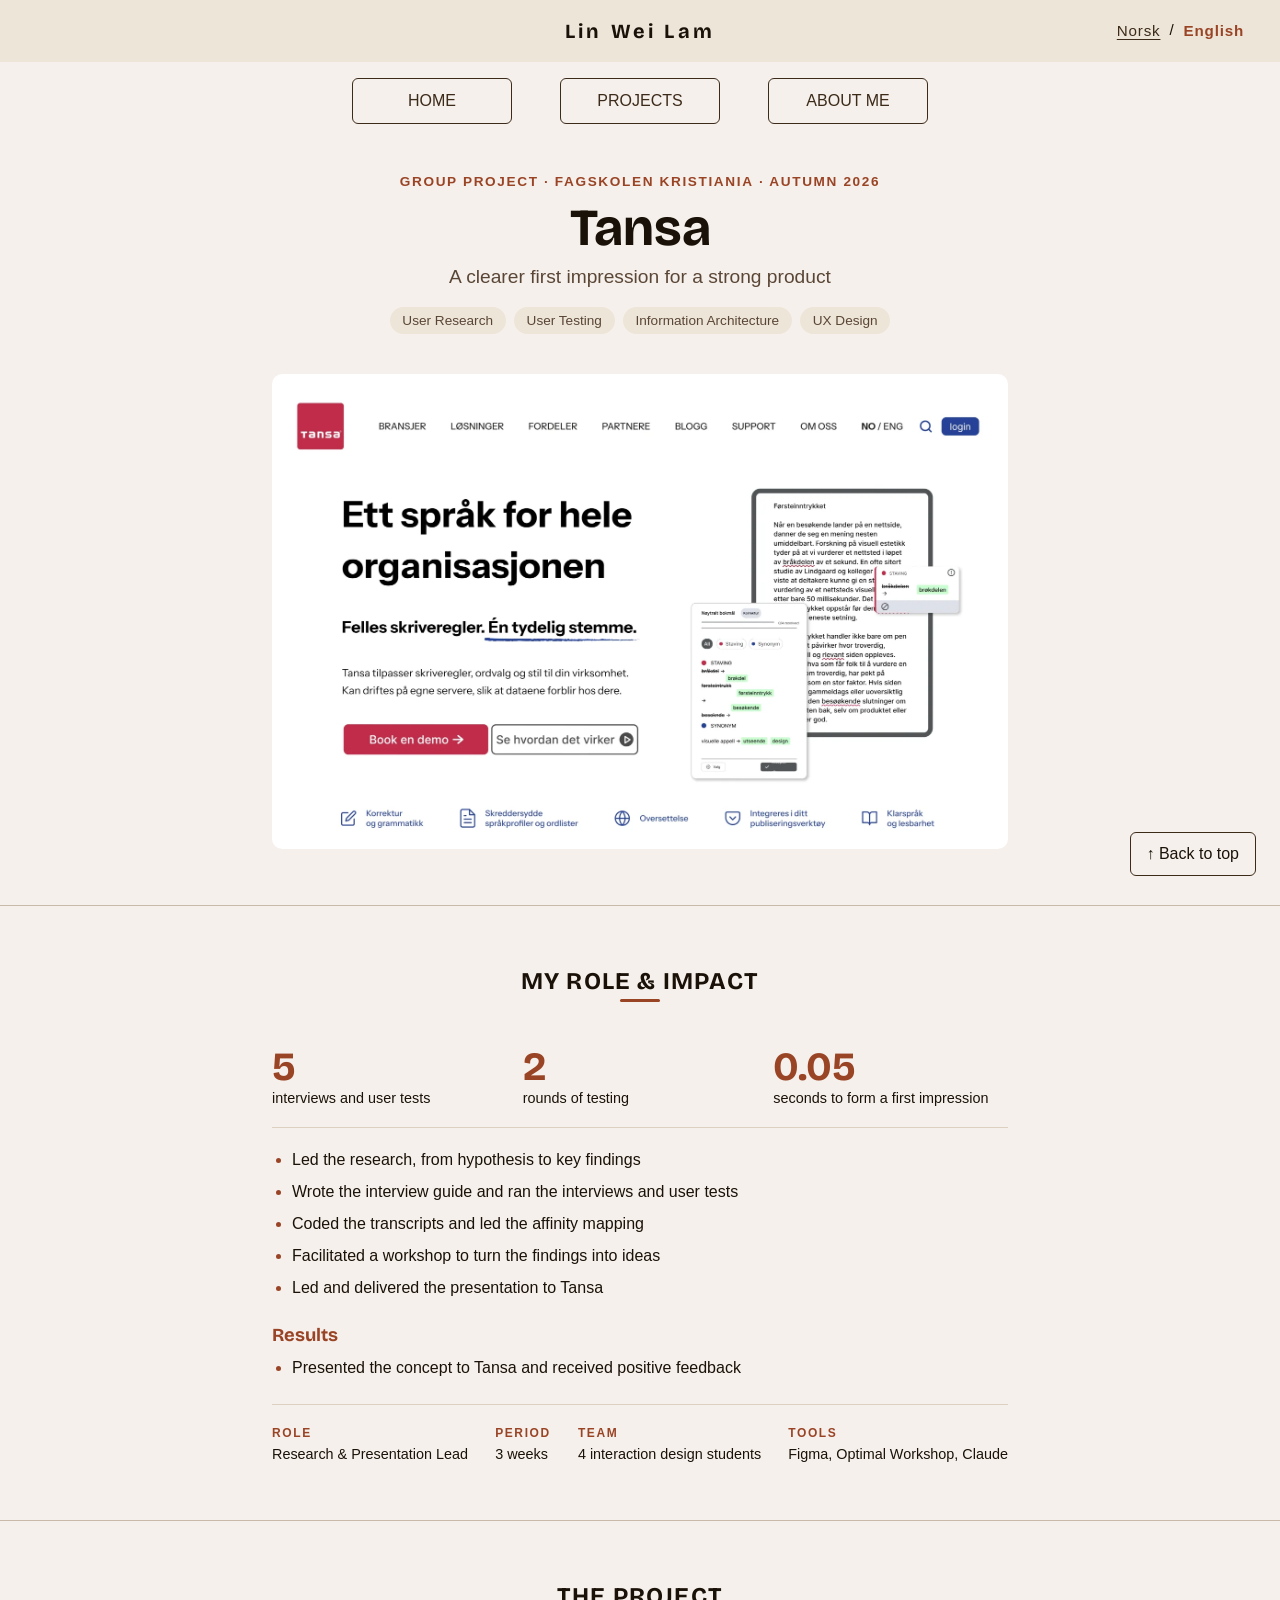
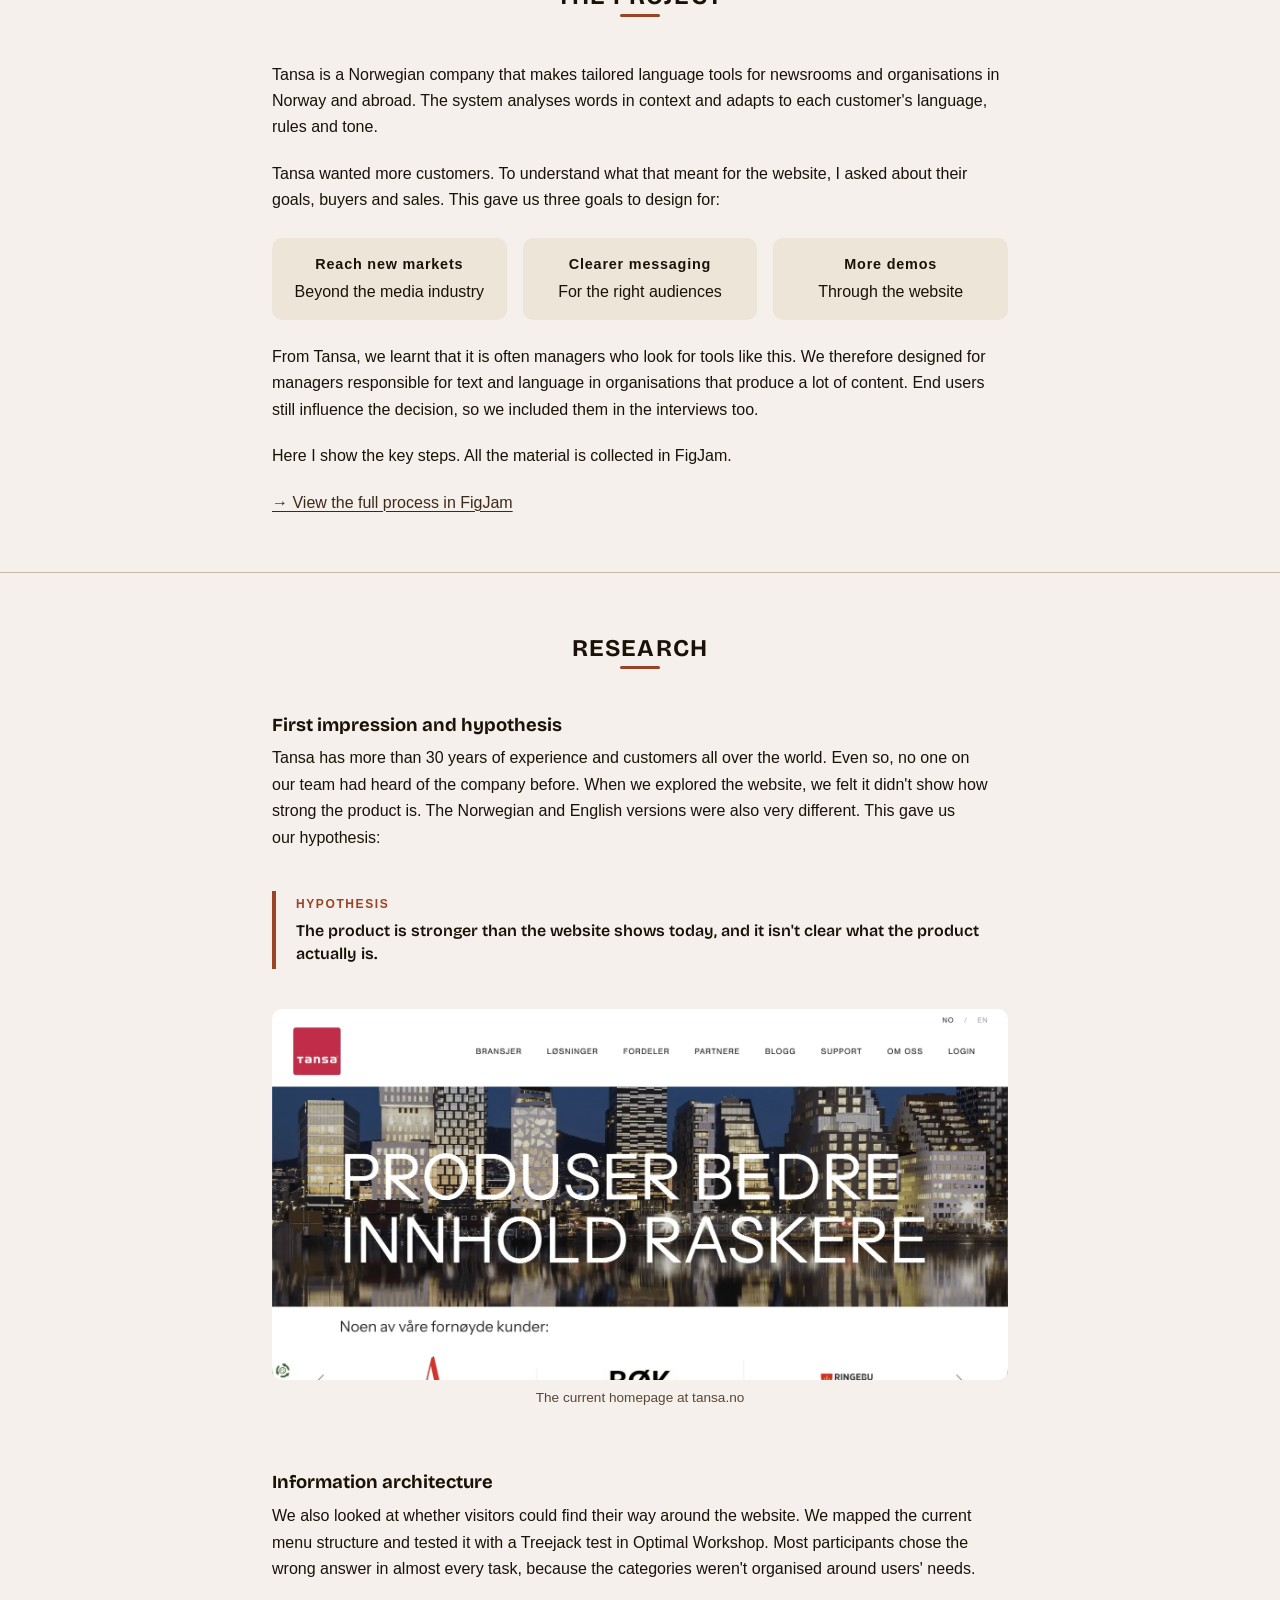
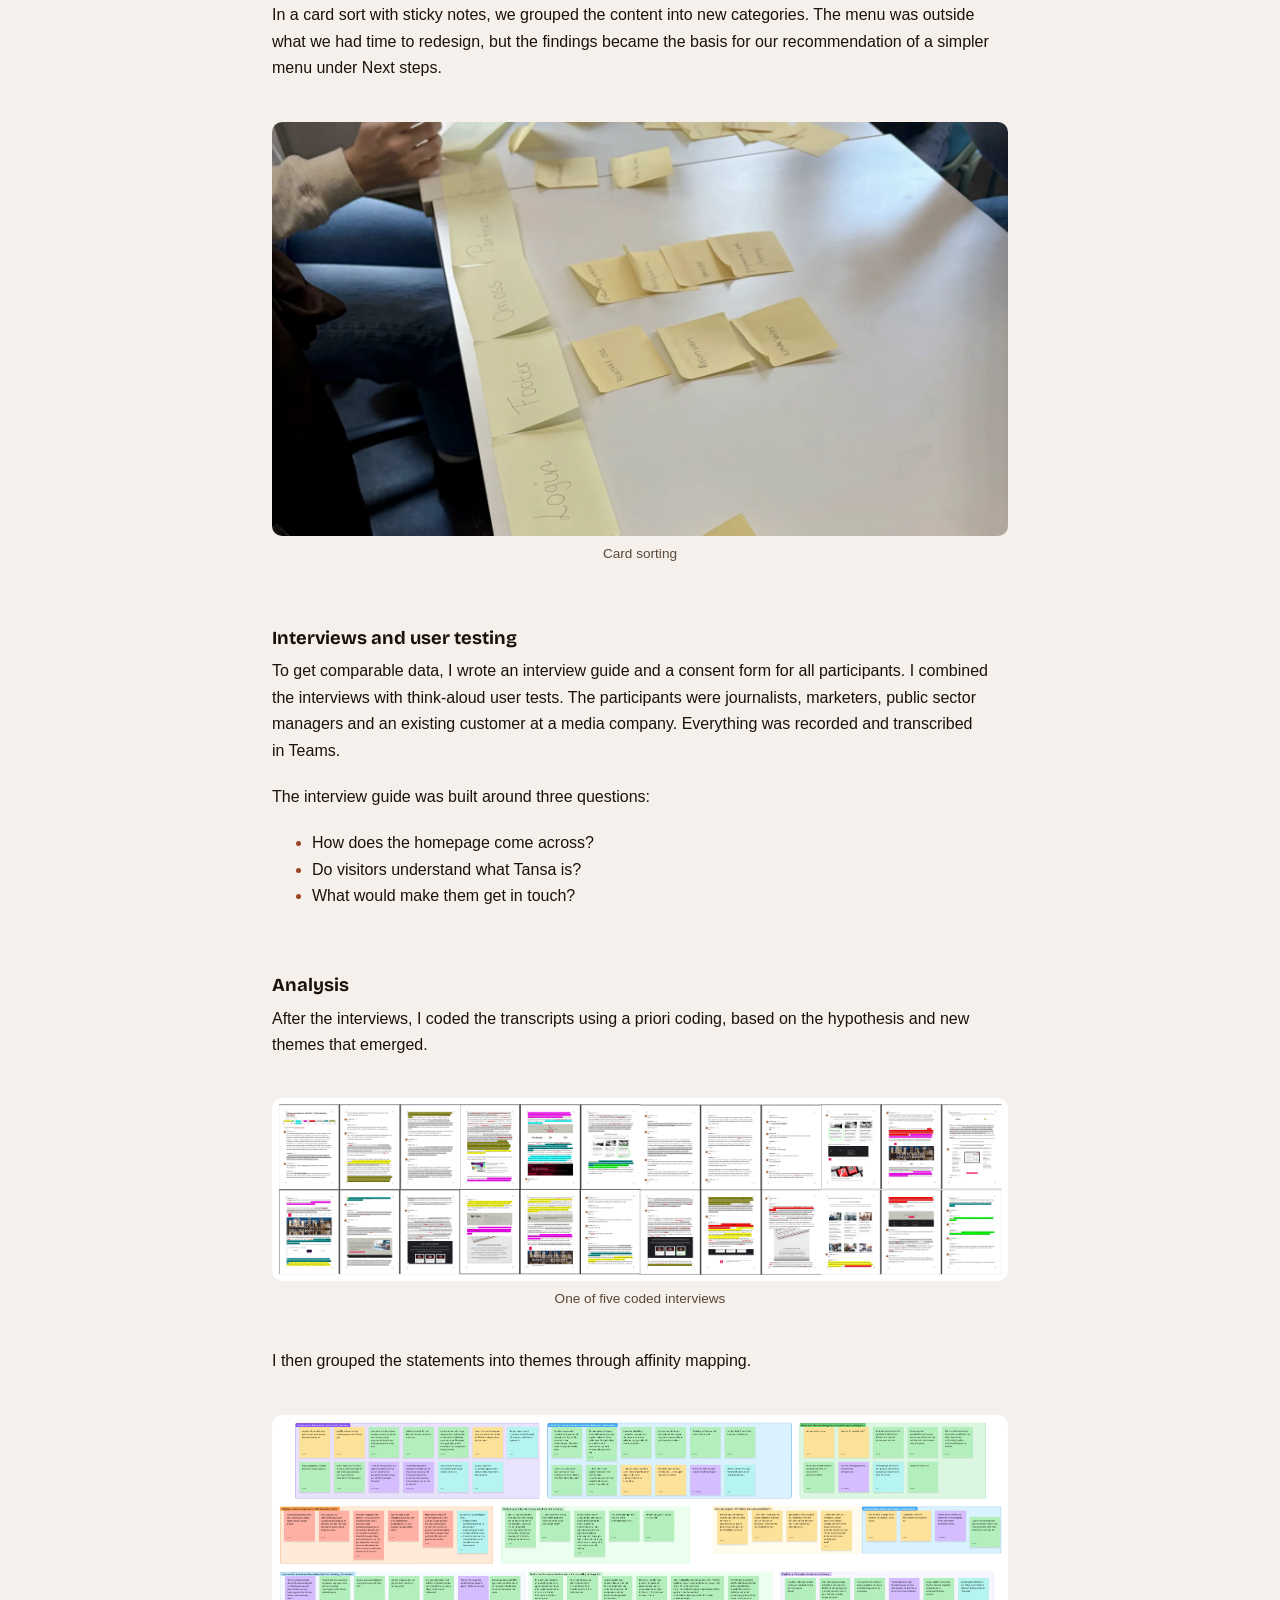
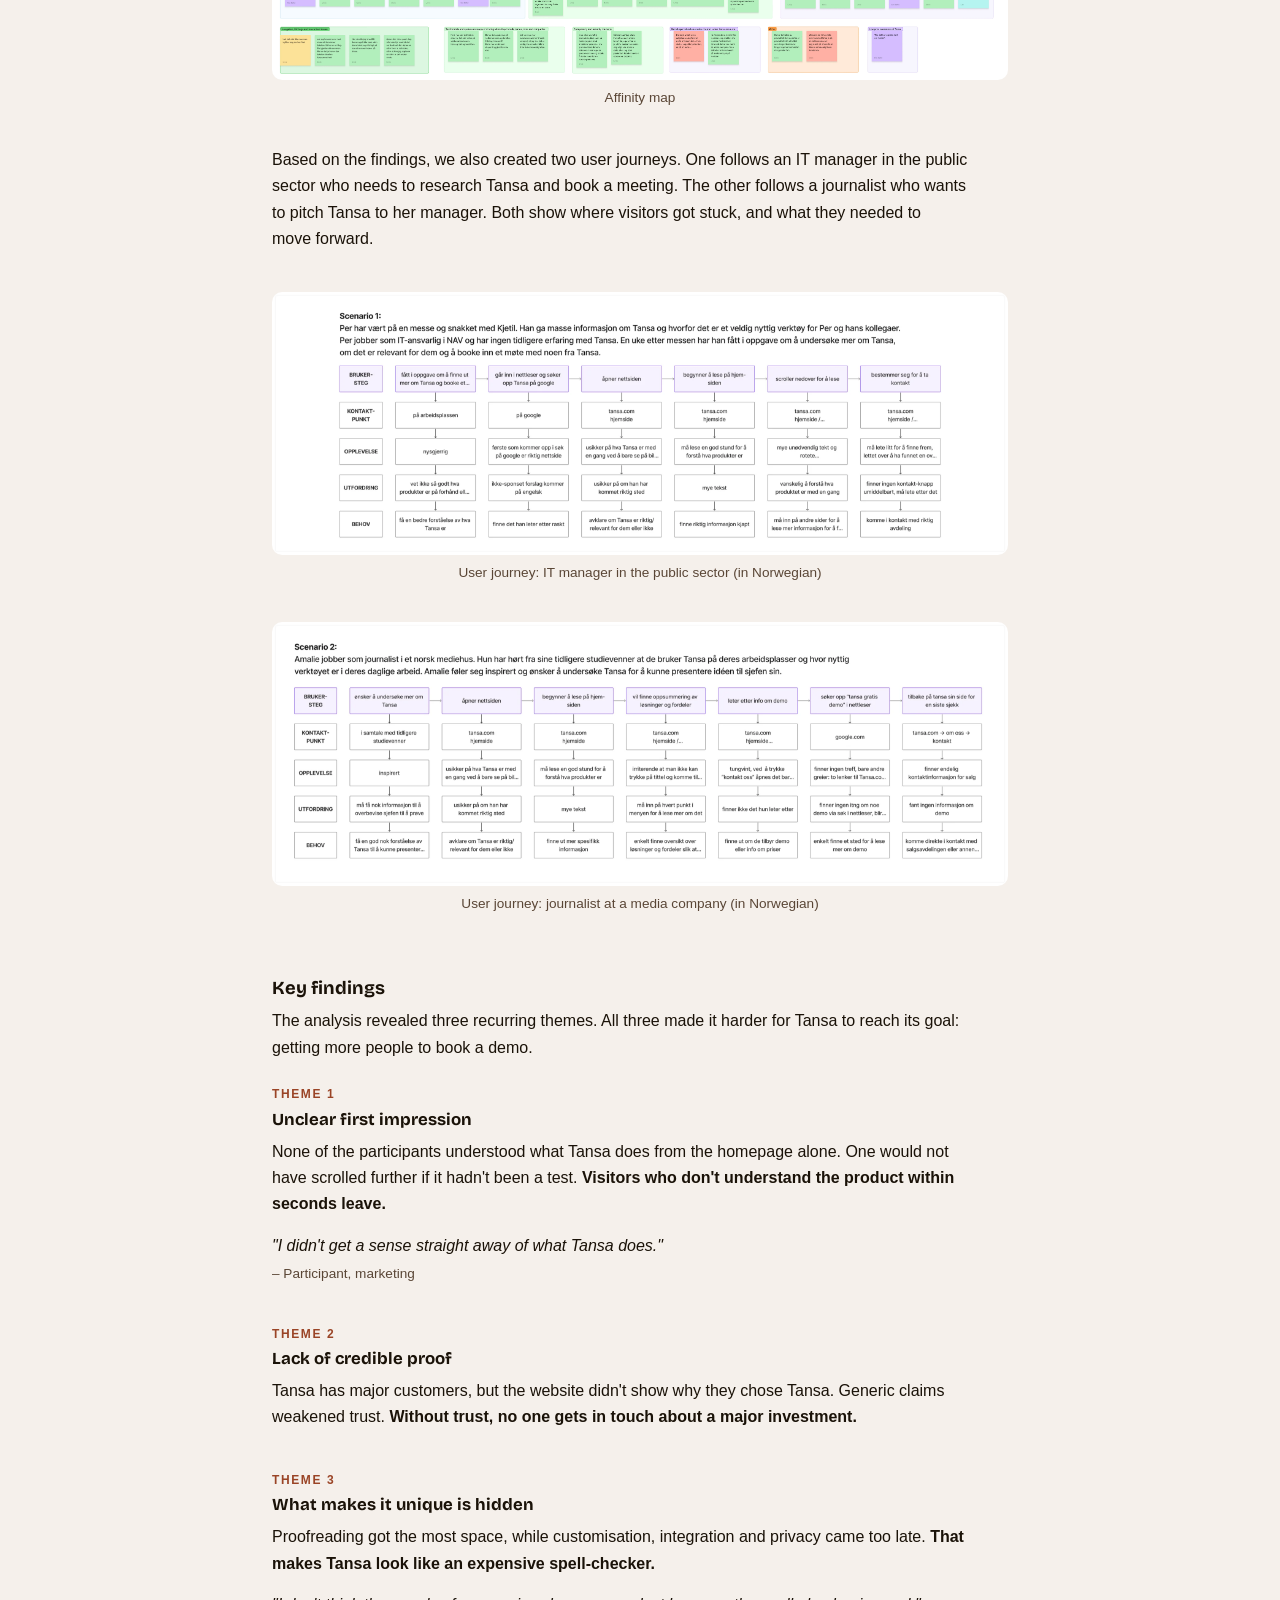
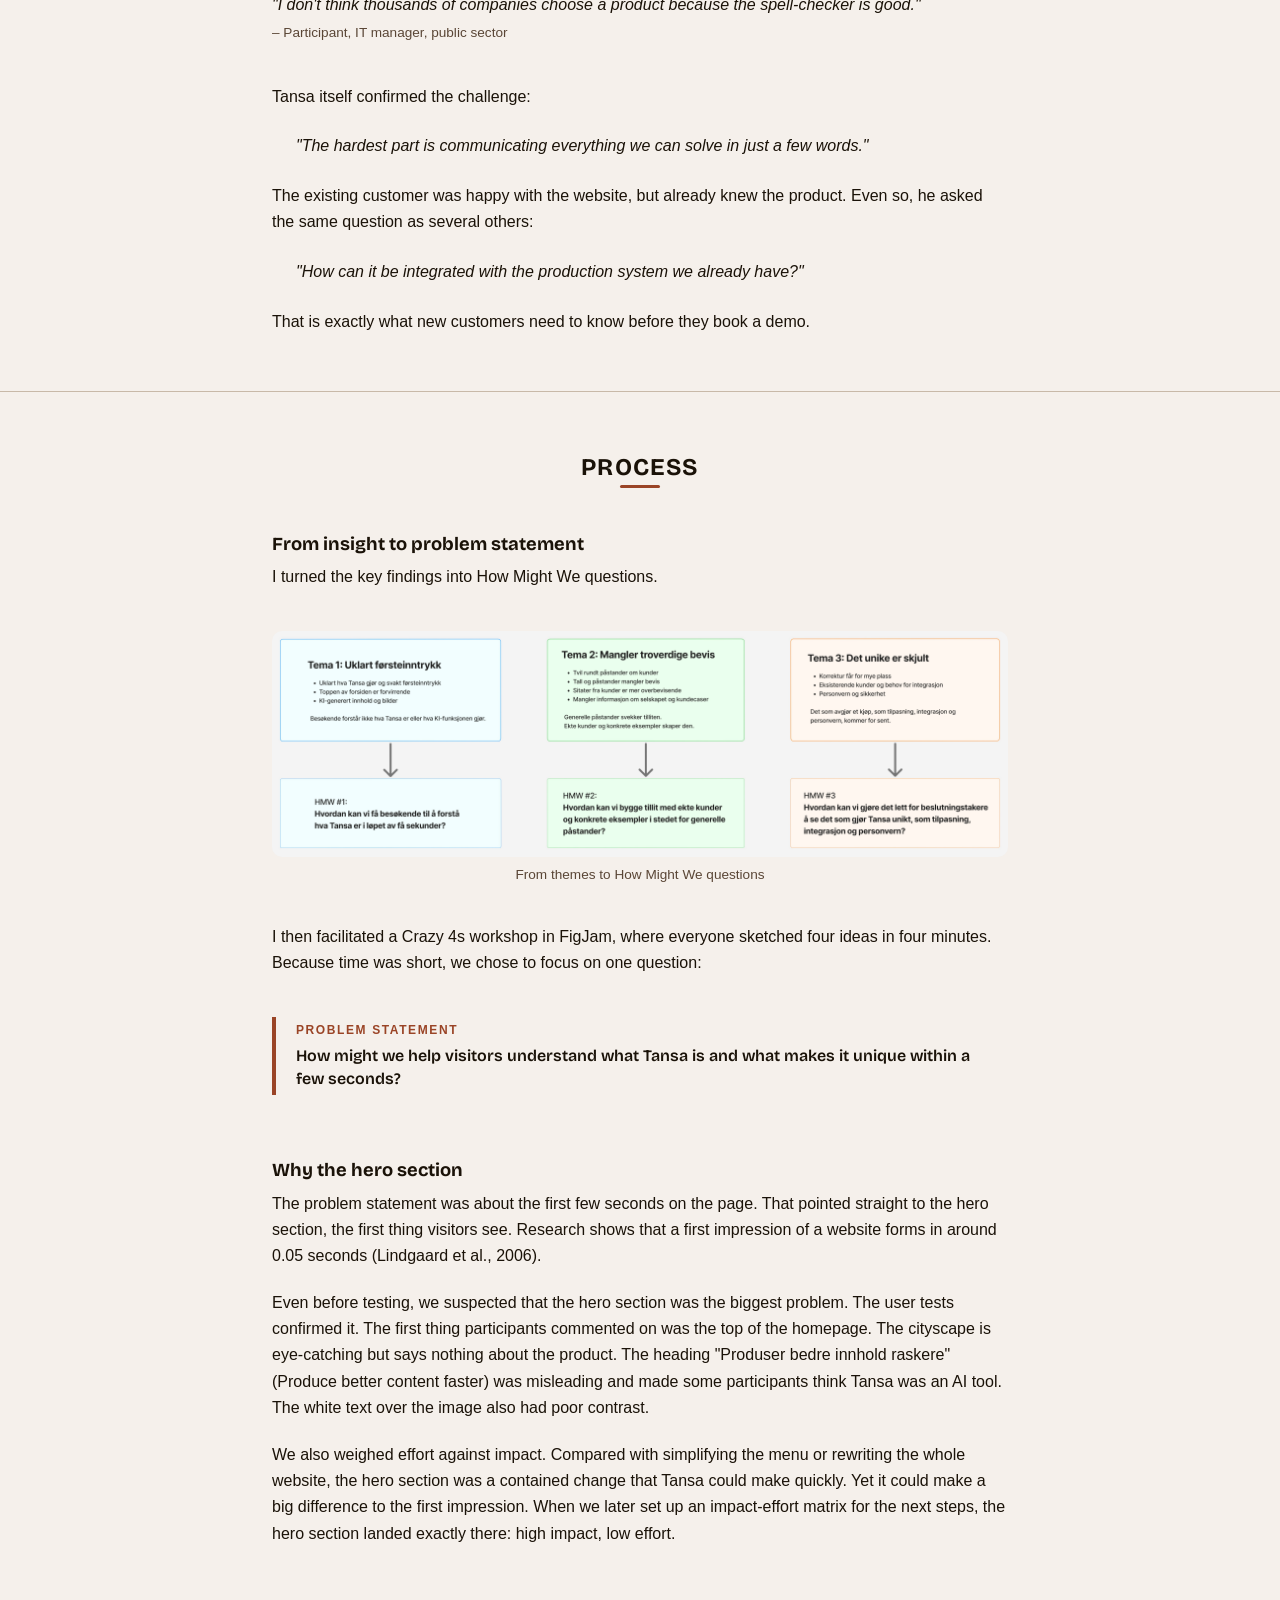
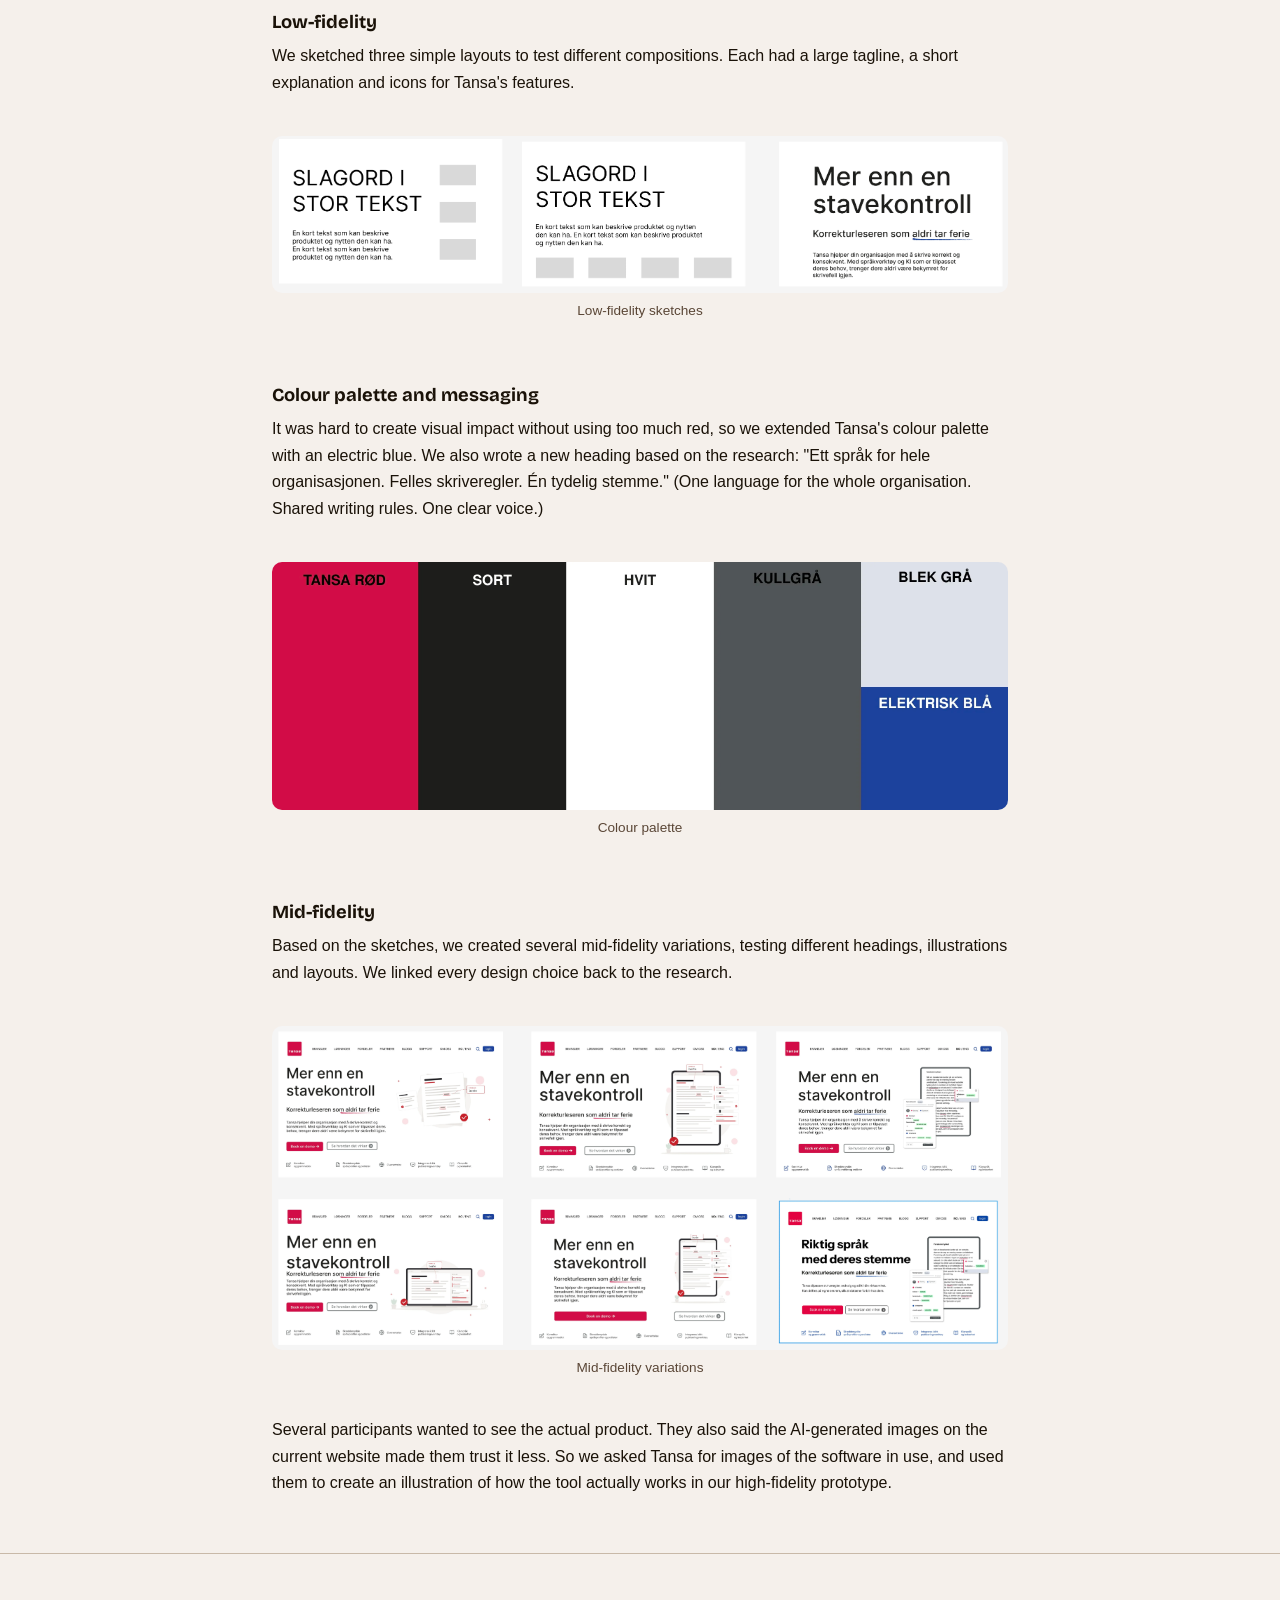
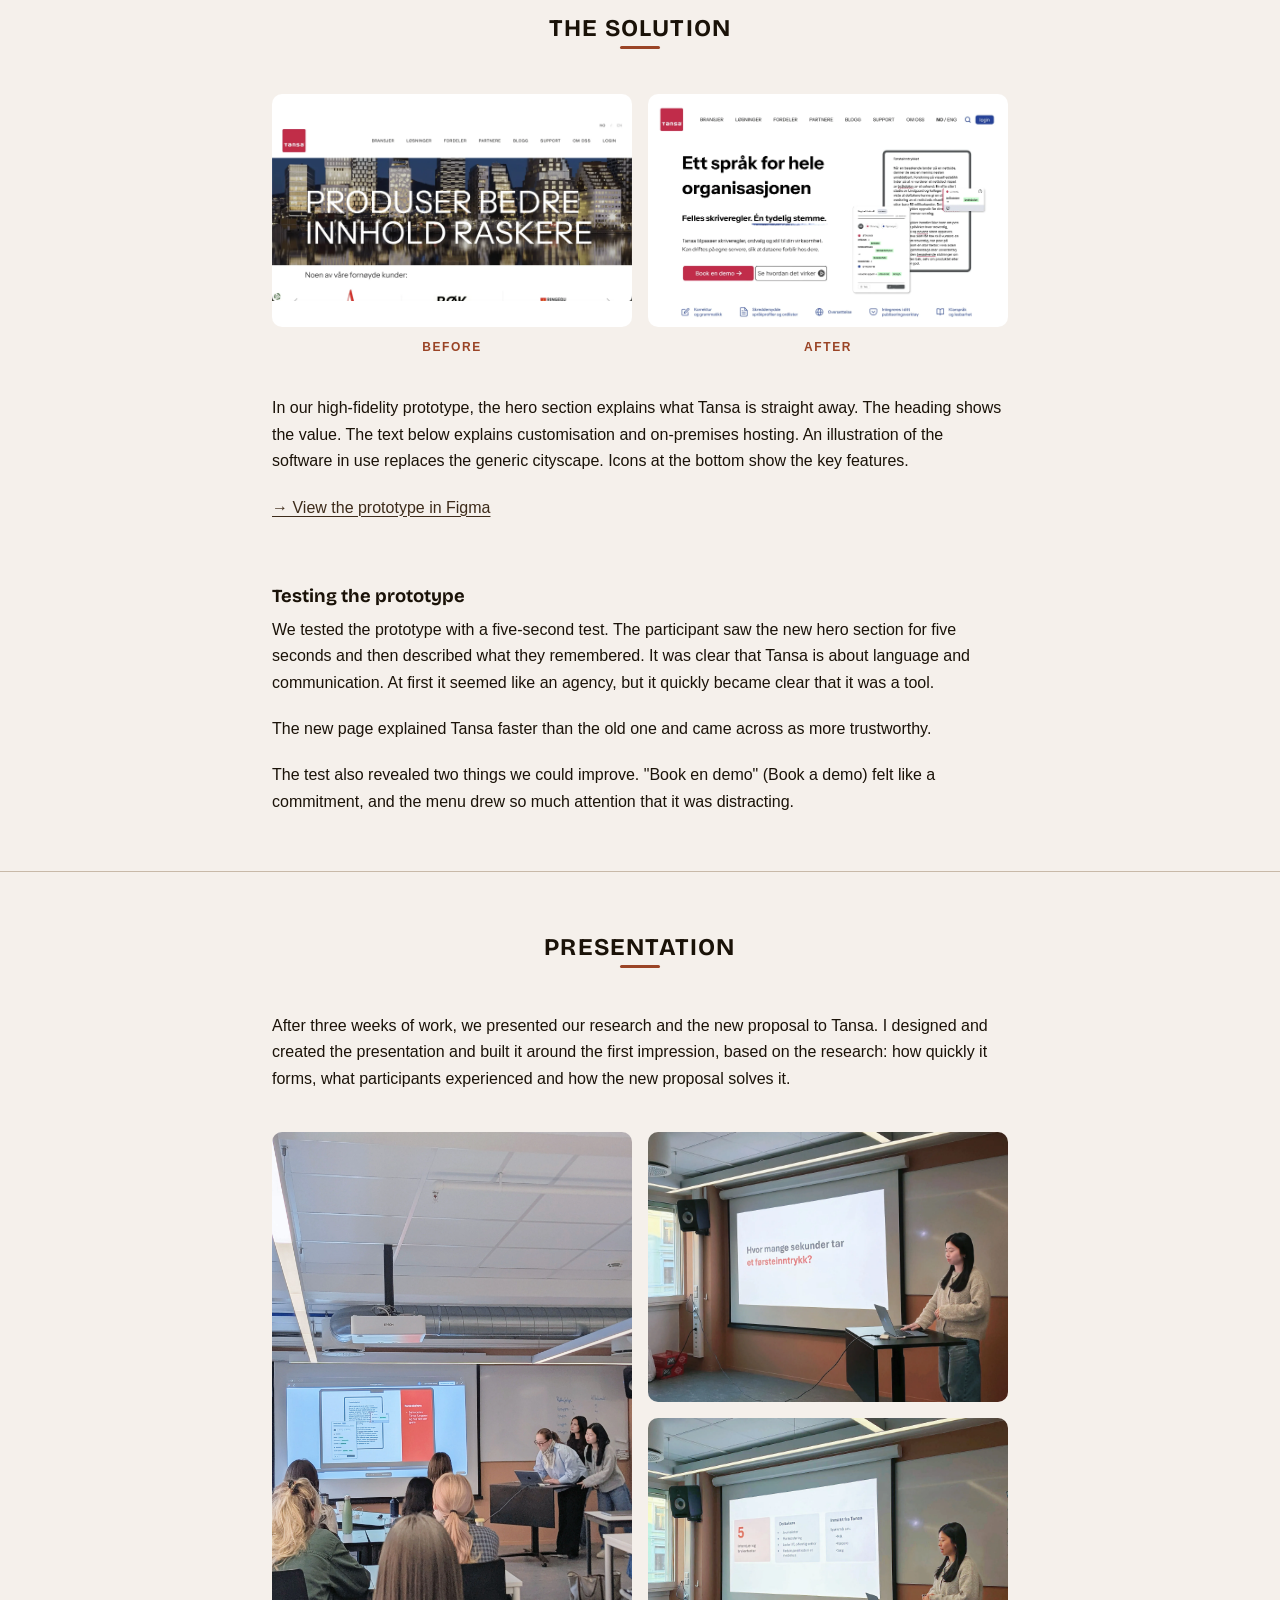
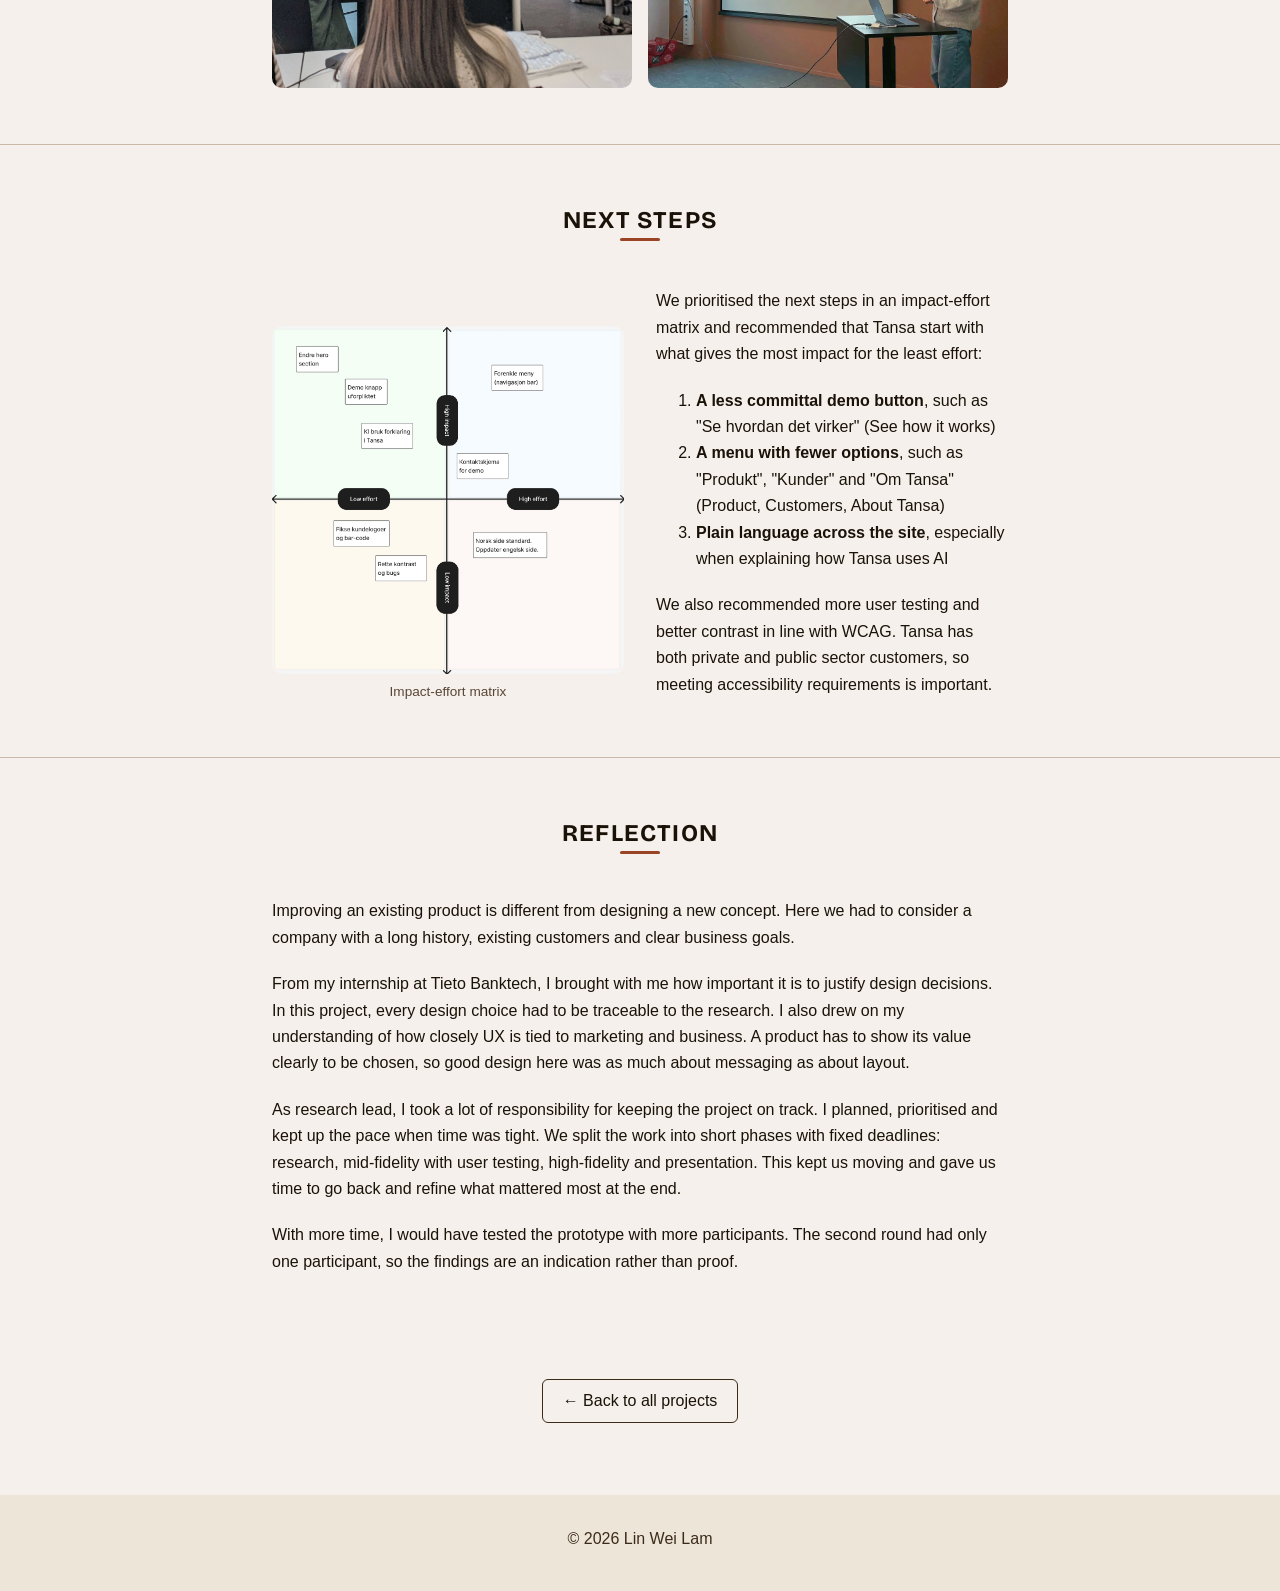
<file: en/CaseStudyThree.html>
<!doctype html>
<html lang="en">
  <head>
    <meta charset="UTF-8" />
    <meta name="viewport" content="width=device-width, initial-scale=1.0" />
    <link rel="preconnect" href="https://fonts.googleapis.com" />
    <link rel="preconnect" href="https://fonts.gstatic.com" crossorigin />
    <link
      rel="stylesheet"
      href="https://fonts.googleapis.com/css2?family=Bricolage+Grotesque:opsz,wght@12..96,500..700&display=swap"
    />
    <link rel="stylesheet" href="../css/style.css" />
    <link
      rel="alternate"
      hreflang="no"
      href="https://linnie-linda-lin.github.io/CaseStudyThree.html"
    />
    <link
      rel="alternate"
      hreflang="en"
      href="https://linnie-linda-lin.github.io/en/CaseStudyThree.html"
    />
    <link
      rel="alternate"
      hreflang="x-default"
      href="https://linnie-linda-lin.github.io/CaseStudyThree.html"
    />
    <title>Tansa &ndash; Case Study | Lin Wei Lam</title>
  </head>
  <body id="top">
    <a class="skipLink" href="#main">Skip to main content</a>
    <header>
      <p class="siteName">Lin Wei Lam</p>
      <nav class="langSwitch" aria-label="Language">
        <a href="../CaseStudyThree.html" lang="no" hreflang="no">Norsk</a>
        <span aria-hidden="true">/</span>
        <strong lang="en" aria-current="true">English</strong>
      </nav>
    </header>
    <nav class="mainNav" aria-label="Main menu">
      <ul class="navigationBar">
        <li class="navigationButton">
          <a href="./index.html">HOME</a>
        </li>
        <li class="navigationButton">
          <a href="./index.html#case-studies">PROJECTS</a>
        </li>
        <li class="navigationButton">
          <a href="./index.html#about-me">ABOUT ME</a>
        </li>
      </ul>
    </nav>
    <main id="main" tabindex="-1">
      <section>
        <div class="csHero">
          <hgroup>
            <p class="csEyebrow">
              Group project &middot;
              <span lang="no">Fagskolen&nbsp;Kristiania</span> &middot;
              Autumn&nbsp;2026
            </p>
            <h1 class="csTitle">Tansa</h1>
            <p class="csLede">
              A clearer first impression for a strong product
            </p>
          </hgroup>
          <ul class="csChips" role="list">
            <li>User Research</li>
            <li>User Testing</li>
            <li>Information Architecture</li>
            <li>UX Design</li>
          </ul>
          <img
            class="caseImage"
            src="../Assets/Tansa/HeroFinal.webp"
            alt="Our new proposal for Tansa's hero section with the heading &quot;Ett språk for hele organisasjonen&quot; (One language for the whole organisation), demo buttons and an illustration of the proofreading tool"
          />
        </div>
      </section>

      <section class="csSectionBlock">
        <h2 class="subHeadings csSectionTitle">MY ROLE &amp; IMPACT</h2>
        <div class="csSingle">
          <ul class="csSummaryStats">
            <li>
              <span class="csSummaryNumber"
                >5<span class="visuallyHidden">&nbsp;</span></span
              >
              interviews and user tests
            </li>
            <li>
              <span class="csSummaryNumber"
                >2<span class="visuallyHidden">&nbsp;</span></span
              >
              rounds of testing
            </li>
            <li>
              <span class="csSummaryNumber"
                >0.05<span class="visuallyHidden">&nbsp;</span></span
              >
              seconds to form a first impression
            </li>
          </ul>
          <ul class="csSummaryList">
            <li>Led the research, from hypothesis to key findings</li>
            <li>
              Wrote the interview guide and ran the interviews and user tests
            </li>
            <li>Coded the transcripts and led the affinity mapping</li>
            <li>Facilitated a workshop to turn the findings into ideas</li>
            <li>Led and delivered the presentation to Tansa</li>
          </ul>
          <h3 class="csSubTitle csSummaryResultsLabel">Results</h3>
          <ul class="csSummaryList">
            <li>
              Presented the concept to Tansa and received positive feedback
            </li>
          </ul>
          <dl class="csSummaryMeta">
            <div>
              <dt class="csLabel">Role</dt>
              <dd>Research &amp; Presentation Lead</dd>
            </div>
            <div>
              <dt class="csLabel">Period</dt>
              <dd>3 weeks</dd>
            </div>
            <div>
              <dt class="csLabel">Team</dt>
              <dd>4 interaction design students</dd>
            </div>
            <div>
              <dt class="csLabel">Tools</dt>
              <dd>Figma, Optimal Workshop, Claude</dd>
            </div>
          </dl>
        </div>
      </section>

      <section class="csSectionBlock">
        <h2 class="subHeadings csSectionTitle">THE PROJECT</h2>
        <div class="csSingle">
          <p class="aboutText">
            Tansa is a Norwegian company that makes tailored language tools for
            newsrooms and organisations in Norway and abroad. The system
            analyses words in context and adapts to each customer's language,
            rules and tone.
          </p>
          <p class="aboutText">
            Tansa wanted more customers. To understand what that meant for the
            website, I asked about their goals, buyers and sales. This gave us
            three goals to design for:
          </p>
          <div class="infoCardOverview">
            <article class="infoCardBox">
              <p class="infoCardLabel">Reach new markets</p>
              <p class="infoCardText">Beyond the media industry</p>
            </article>
            <article class="infoCardBox">
              <p class="infoCardLabel">Clearer messaging</p>
              <p class="infoCardText">For the right audiences</p>
            </article>
            <article class="infoCardBox">
              <p class="infoCardLabel">More demos</p>
              <p class="infoCardText">Through the website</p>
            </article>
          </div>
          <p class="aboutText">
            From Tansa, we learnt that it is often managers who look for tools
            like this. We therefore designed for managers responsible for text
            and language in organisations that produce a lot of content. End
            users still influence the decision, so we included them in the
            interviews too.
          </p>

          <p class="aboutText">
            Here I show the key steps. All the material is collected in FigJam.
          </p>
          <p class="aboutText">
            <a
              class="csExternalLink"
              href="https://www.figma.com/board/bxOJ40INEE5KdQZJ6T5gk9/Tansa?node-id=0-1&t=hIPeyNamNh4hB0Lz-1"
              >→ View the full process in FigJam</a
            >
          </p>
        </div>
      </section>

      <section class="csSectionBlock">
        <h2 class="subHeadings csSectionTitle">RESEARCH</h2>
        <div class="csSingle">
          <h3 class="csSubTitle">First impression and hypothesis</h3>
          <p class="aboutText">
            Tansa has more than 30 years of experience and customers all over
            the world. Even so, no one on our team had heard of the company
            before. When we explored the website, we felt it didn't show how
            strong the product is. The Norwegian and English versions were also
            very different. This gave us our hypothesis:
          </p>
          <div class="csCallout">
            <p class="csLabel">Hypothesis</p>
            <p class="csCalloutText">
              The product is stronger than the website shows today, and it isn't
              clear what the product actually is.
            </p>
          </div>
          <figure class="csFigure">
            <img
              class="caseImage"
              src="../Assets/Tansa/HeroBefore.webp"
              alt="Tansa's current hero section with a cityscape and the heading &quot;Produser bedre innhold raskere&quot; (Produce better content faster) in white text"
            />
            <figcaption>The current homepage at tansa.no</figcaption>
          </figure>

          <h3 class="csSubTitle">Information architecture</h3>
          <p class="aboutText">
            We also looked at whether visitors could find their way around the
            website. We mapped the current menu structure and tested it with a
            Treejack test in Optimal Workshop. Most participants chose the
            wrong answer in almost every task, because the categories weren't
            organised around users' needs.
          </p>
          <p class="aboutText">
            In a card sort with sticky notes, we grouped the content into new
            categories. The menu was outside what we had time to redesign, but
            the findings became the basis for our recommendation of a simpler
            menu under Next steps.
          </p>
          <figure class="csFigure">
            <img
              class="caseImage"
              src="../Assets/Tansa/CardSorting.webp"
              alt="Card sort with sticky notes, regrouping the menu items on Tansa's website into new categories"
              width="1600"
              height="900"
            />
            <figcaption>Card sorting</figcaption>
          </figure>
          <h3 class="csSubTitle">Interviews and user testing</h3>
          <p class="aboutText">
            To get comparable data, I wrote an interview guide and a consent
            form for all participants. I combined the interviews with
            think-aloud user tests. The participants were journalists,
            marketers, public sector managers and an existing customer at a
            media company. Everything was recorded and transcribed in Teams.
          </p>
          <p class="aboutText">
            The interview guide was built around three questions:
          </p>
          <ul>
            <li>How does the homepage come across?</li>
            <li>Do visitors understand what Tansa is?</li>
            <li>What would make them get in touch?</li>
          </ul>
          <h3 class="csSubTitle">Analysis</h3>
          <p class="aboutText">
            After the interviews, I coded the transcripts using
            <span lang="la">a priori</span> coding, based on the hypothesis and
            new themes that emerged.
          </p>
          <figure class="csFigure">
            <img
              class="caseImage"
              src="../Assets/Tansa/TranscriptCoding.webp"
              alt="One of five coded interview transcripts, with colour highlights by theme"
            />
            <figcaption>One of five coded interviews</figcaption>
          </figure>
          <p class="aboutText">
            I then grouped the statements into themes through affinity mapping.
          </p>
          <figure class="csFigure">
            <img
              class="caseImage"
              src="../Assets/Tansa/AffinityMapping.webp"
              alt="Affinity map in FigJam with participant statements grouped into themes"
            />
            <figcaption>Affinity map</figcaption>
          </figure>
          <p class="aboutText">
            Based on the findings, we also created two user journeys. One
            follows an IT manager in the public sector who needs to research
            Tansa and book a meeting. The other follows a journalist who wants to
            pitch Tansa to her manager. Both show where visitors got stuck, and
            what they needed to move forward.
          </p>
          <figure class="csFigure">
            <a class="csImageLink" href="../Assets/Tansa/UserJourneyIT.webp">
              <img
                class="caseImage"
                src="../Assets/Tansa/UserJourneyIT.webp"
                alt="User journey for an IT manager in the public sector researching Tansa, showing steps, touchpoints, experience, challenges and needs"
                width="2400"
                height="858"
              />
              <span class="visuallyHidden">(opens the full-size image)</span>
            </a>
            <figcaption>User journey: IT manager in the public sector (in Norwegian)</figcaption>
          </figure>
          <figure class="csFigure">
            <a class="csImageLink" href="../Assets/Tansa/UserJourneyJournalist.webp">
              <img
                class="caseImage"
                src="../Assets/Tansa/UserJourneyJournalist.webp"
                alt="User journey for a journalist at a media company who wants to pitch Tansa to her manager, showing steps, touchpoints, experience, challenges and needs"
                width="2400"
                height="858"
              />
              <span class="visuallyHidden">(opens the full-size image)</span>
            </a>
            <figcaption>User journey: journalist at a media company (in Norwegian)</figcaption>
          </figure>
          <h3 class="csSubTitle">Key findings</h3>
          <p class="aboutText">
            The analysis revealed three recurring themes. All three made it
            harder for Tansa to reach its goal: getting more people to book a
            demo.
          </p>
          <ol class="csFindings">
            <li class="csFinding">
              <p class="csLabel">Theme 1</p>
              <h4 class="csFindingTitle">Unclear first impression</h4>
              <p class="csFindingText">
                None of the participants understood what Tansa does from the
                homepage alone. One would not have scrolled further if it hadn't
                been a test.
                <strong
                  >Visitors who don't understand the product within seconds
                  leave.</strong
                >
              </p>
              <figure class="csQuote">
                <blockquote>
                  <p>
                    "I didn't get a sense straight away of what Tansa does."
                  </p>
                </blockquote>
                <figcaption>Participant, marketing</figcaption>
              </figure>
            </li>
            <li class="csFinding">
              <p class="csLabel">Theme 2</p>
              <h4 class="csFindingTitle">Lack of credible proof</h4>
              <p class="csFindingText">
                Tansa has major customers, but the website didn't show why they
                chose Tansa. Generic claims weakened trust.
                <strong
                  >Without trust, no one gets in touch about a major
                  investment.</strong
                >
              </p>
            </li>
            <li class="csFinding">
              <p class="csLabel">Theme 3</p>
              <h4 class="csFindingTitle">What makes it unique is hidden</h4>
              <p class="csFindingText">
                Proofreading got the most space, while customisation,
                integration and privacy came too late.
                <strong
                  >That makes Tansa look like an expensive
                  spell-checker.</strong
                >
              </p>
              <figure class="csQuote">
                <blockquote>
                  <p>
                    "I don't think thousands of companies choose a product
                    because the spell-checker is good."
                  </p>
                </blockquote>
                <figcaption>Participant, IT manager, public sector</figcaption>
              </figure>
            </li>
          </ol>
          <p class="aboutText">Tansa itself confirmed the challenge:</p>
          <figure class="csQuote">
            <blockquote>
              <p>
                "The hardest part is communicating everything we can solve in
                just a few words."
              </p>
            </blockquote>
          </figure>
          <p class="aboutText">
            The existing customer was happy with the website, but already knew
            the product. Even so, he asked the same question as several others:
          </p>
          <figure class="csQuote">
            <blockquote>
              <p>
                "How can it be integrated with the production system we already
                have?"
              </p>
            </blockquote>
          </figure>
          <p class="aboutText">
            That is exactly what new customers need to know before they book a
            demo.
          </p>
        </div>
      </section>

      <section class="csSectionBlock">
        <h2 class="subHeadings csSectionTitle">PROCESS</h2>
        <div class="csSingle">
          <h3 class="csSubTitle">From insight to problem statement</h3>
          <p class="aboutText">
            I turned the key findings into How Might We questions.
          </p>
          <figure class="csFigure">
            <img
              class="caseImage"
              src="../Assets/Tansa/ThemesToHMW.webp"
              alt="Three themes from the analysis (unclear first impression, lack of credible proof, and what makes it unique is hidden), each leading to a How Might We question"
            />
            <figcaption>From themes to How Might We questions</figcaption>
          </figure>
          <p class="aboutText">
            I then facilitated a Crazy 4s workshop in FigJam, where everyone
            sketched four ideas in four minutes. Because time was short, we
            chose to focus on one question:
          </p>
          <div class="csCallout">
            <p class="csLabel">Problem statement</p>
            <p class="csCalloutText">
              How might we help visitors understand what Tansa is and what makes
              it unique within a few seconds?
            </p>
          </div>
          <h3 class="csSubTitle">Why the hero section</h3>
          <p class="aboutText">
            The problem statement was about the first few seconds on the page.
            That pointed straight to the hero section, the first thing visitors
            see. Research shows that a first impression of a website forms in
            around 0.05 seconds (Lindgaard et al., 2006).
          </p>
          <p class="aboutText">
            Even before testing, we suspected that the hero section was the
            biggest problem. The user tests confirmed it. The first thing
            participants commented on was the top of the homepage. The
            cityscape is eye-catching but says nothing about the product. The
            heading "<span lang="no">Produser bedre innhold raskere</span>"
            (Produce better content faster) was misleading and made some
            participants think Tansa was an AI tool. The white text over the
            image also had poor contrast.
          </p>
          <p class="aboutText">
            We also weighed effort against impact. Compared with simplifying the
            menu or rewriting the whole website, the hero section was a
            contained change that Tansa could make quickly. Yet it could make a
            big difference to the first impression. When we later set up an
            impact-effort matrix for the next steps, the hero section landed
            exactly there: high impact, low effort.
          </p>
          <h3 class="csSubTitle">Low-fidelity</h3>
          <p class="aboutText">
            We sketched three simple layouts to test different compositions.
            Each had a large tagline, a short explanation and icons for Tansa's
            features.
          </p>
          <figure class="csFigure">
            <img
              class="caseImage"
              src="../Assets/Tansa/LowFiSketches.webp"
              alt="Three low-fidelity sketches of the hero section with a large tagline"
            />
            <figcaption>Low-fidelity sketches</figcaption>
          </figure>
          <h3 class="csSubTitle">Colour palette and messaging</h3>
          <p class="aboutText">
            It was hard to create visual impact without using too much red, so
            we extended Tansa's colour palette with an electric blue. We also
            wrote a new heading based on the research: "<span lang="no"
              >Ett språk for hele organisasjonen. Felles skriveregler. Én
              tydelig stemme.</span
            >" (One language for the whole organisation. Shared writing rules.
            One clear voice.)
          </p>
          <figure class="csFigure">
            <img
              class="caseImage"
              src="../Assets/Tansa/ColorPalette.webp"
              alt="Colour palette with Tansa red, black, white, charcoal, pale grey and electric blue"
            />
            <figcaption>Colour palette</figcaption>
          </figure>
          <h3 class="csSubTitle">Mid-fidelity</h3>
          <p class="aboutText">
            Based on the sketches, we created several mid-fidelity variations,
            testing different headings, illustrations and layouts. We linked
            every design choice back to the research.
          </p>
          <figure class="csFigure">
            <img
              class="caseImage"
              src="../Assets/Tansa/HiFiIterations.webp"
              alt="Six mid-fidelity variations of the hero section with different illustrations and layouts"
            />
            <figcaption>Mid-fidelity variations</figcaption>
          </figure>

          <p class="aboutText">
            Several participants wanted to see the actual product. They also
            said the AI-generated images on the current website made them trust
            it less. So we asked Tansa for images of the software in use, and
            used them to create an illustration of how the tool actually works
            in our high-fidelity prototype.
          </p>
        </div>
      </section>

      <section class="csSectionBlock">
        <h2 class="subHeadings csSectionTitle">THE SOLUTION</h2>
        <div class="csSingle">
          <div class="imageGrid imageGrid--equal">
            <figure class="csFigure">
              <img
                class="caseImage"
                src="../Assets/Tansa/HeroBefore.webp"
                alt="Tansa's current hero section with a cityscape and the heading &quot;Produser bedre innhold raskere&quot; (Produce better content faster) in white text"
              />
              <figcaption class="csLabel">Before</figcaption>
            </figure>
            <figure class="csFigure">
              <img
                class="caseImage"
                src="../Assets/Tansa/HeroFinal.webp"
                alt="Our new proposal for Tansa's hero section with the heading &quot;Ett språk for hele organisasjonen&quot; (One language for the whole organisation), demo buttons and an illustration of the proofreading tool"
              />
              <figcaption class="csLabel">After</figcaption>
            </figure>
          </div>
          <p class="aboutText">
            In our high-fidelity prototype, the hero section explains what Tansa
            is straight away. The heading shows the value. The text below
            explains customisation and on-premises hosting. An illustration of
            the software in use replaces the generic cityscape. Icons at the
            bottom show the key features.
          </p>
          <p class="aboutText">
            <a
              class="csExternalLink"
              href="https://www.figma.com/design/OaRutehTQxtxeZQqx9eBKr/Gruppe5_Tansa?node-id=286-3220&t=z74d1lOy4U5WIjZP-1"
              >→ View the prototype in Figma</a
            >
          </p>
          <h3 class="csSubTitle">Testing the prototype</h3>
          <p class="aboutText">
            We tested the prototype with a five-second test. The participant
            saw the new hero section for five seconds and then described what
            they remembered. It was clear that Tansa is about language and
            communication. At first it seemed like an agency, but it quickly
            became clear that it was a tool.
          </p>
          <p class="aboutText">
            The new page explained Tansa faster than the old one and came across
            as more trustworthy.
          </p>

          <p class="aboutText">
            The test also revealed two things we could improve. "<span lang="no"
              >Book en demo</span
            >" (Book a demo) felt like a commitment, and the menu drew so much
            attention that it was distracting.
          </p>
        </div>
      </section>

      <section class="csSectionBlock">
        <h2 class="subHeadings csSectionTitle">PRESENTATION</h2>
        <div class="csSingle">
          <p class="aboutText">
            After three weeks of work, we presented our research and the new
            proposal to Tansa. I designed and created the presentation and built
            it around the first impression, based on the research: how quickly
            it forms, what participants experienced and how the new proposal
            solves it.
          </p>
          <div class="sideBySideImages">
            <img
              src="../Assets/Tansa/PrototypeDemo.webp"
              alt="The group showing the prototype of the new hero section on a large screen during the presentation"
            />
            <div class="imageColumn">
              <img
                src="../Assets/Tansa/PresentingFirstImpression.webp"
                alt="Lin presenting to Tansa with a slide asking how many seconds a first impression takes"
              />
              <img
                src="../Assets/Tansa/PresentingInsights.webp"
                alt="Lin presenting the number of interviews and who the participants were"
              />
            </div>
          </div>
        </div>
      </section>

      <section class="csSectionBlock">
        <h2 class="subHeadings csSectionTitle">NEXT STEPS</h2>
        <div class="csSingle">
          <div class="csSplit">
            <div class="csSplitText">
              <p class="aboutText">
                We prioritised the next steps in an impact-effort matrix and
                recommended that Tansa start with what gives the most impact for
                the least effort:
              </p>
              <ol>
                <li>
                  <strong>A less committal demo button</strong>, such as
                  "<span lang="no">Se hvordan det virker</span>" (See how it
                  works)
                </li>
                <li>
                  <strong>A menu with fewer options</strong>, such as
                  "<span lang="no">Produkt</span>",
                  "<span lang="no">Kunder</span>" and
                  "<span lang="no">Om Tansa</span>" (Product, Customers, About
                  Tansa)
                </li>
                <li>
                  <strong>Plain language across the site</strong>, especially
                  when explaining how Tansa uses AI
                </li>
              </ol>
              <p class="aboutText">
                We also recommended more user testing and better contrast in
                line with WCAG. Tansa has both private and public sector
                customers, so meeting accessibility requirements is important.
              </p>
            </div>
            <figure class="csFigure">
              <img
                class="caseImage"
                src="../Assets/Tansa/ImpactEffortMatrix.webp"
                alt="Impact-effort matrix with the hero section change in the high-impact, low-effort quadrant"
              />
              <figcaption>Impact-effort matrix</figcaption>
            </figure>
          </div>
        </div>
      </section>

      <section class="csSectionBlock">
        <h2 class="subHeadings csSectionTitle">REFLECTION</h2>
        <div class="csSingle">
          <p class="aboutText">
            Improving an existing product is different from designing a new
            concept. Here we had to consider a company with a long history,
            existing customers and clear business goals.
          </p>
          <p class="aboutText">
            From my internship at Tieto Banktech, I brought with me how
            important it is to justify design decisions. In this project, every
            design choice had to be traceable to the research. I also drew on my
            understanding of how closely UX is tied to marketing and business. A
            product has to show its value clearly to be chosen, so good design
            here was as much about messaging as about layout.
          </p>
          <p class="aboutText">
            As research lead, I took a lot of responsibility for keeping the
            project on track. I planned, prioritised and kept up the pace when
            time was tight. We split the work into short phases with fixed
            deadlines: research, mid-fidelity with user testing, high-fidelity
            and presentation. This kept us moving and gave us time to go back
            and refine what mattered most at the end.
          </p>
          <p class="aboutText">
            With more time, I would have tested the prototype with more
            participants. The second round had only one participant, so the
            findings are an indication rather than proof.
          </p>
        </div>
      </section>

      <p class="csBackLink">
        <a href="./index.html#case-studies">&larr; Back to all projects</a>
      </p>
      <a href="#top" class="backToTop">&uarr; Back to top</a>
    </main>
    <footer>
      <p class="footerInfo">© 2026 Lin Wei Lam</p>
    </footer>
  </body>
</html>
</file>
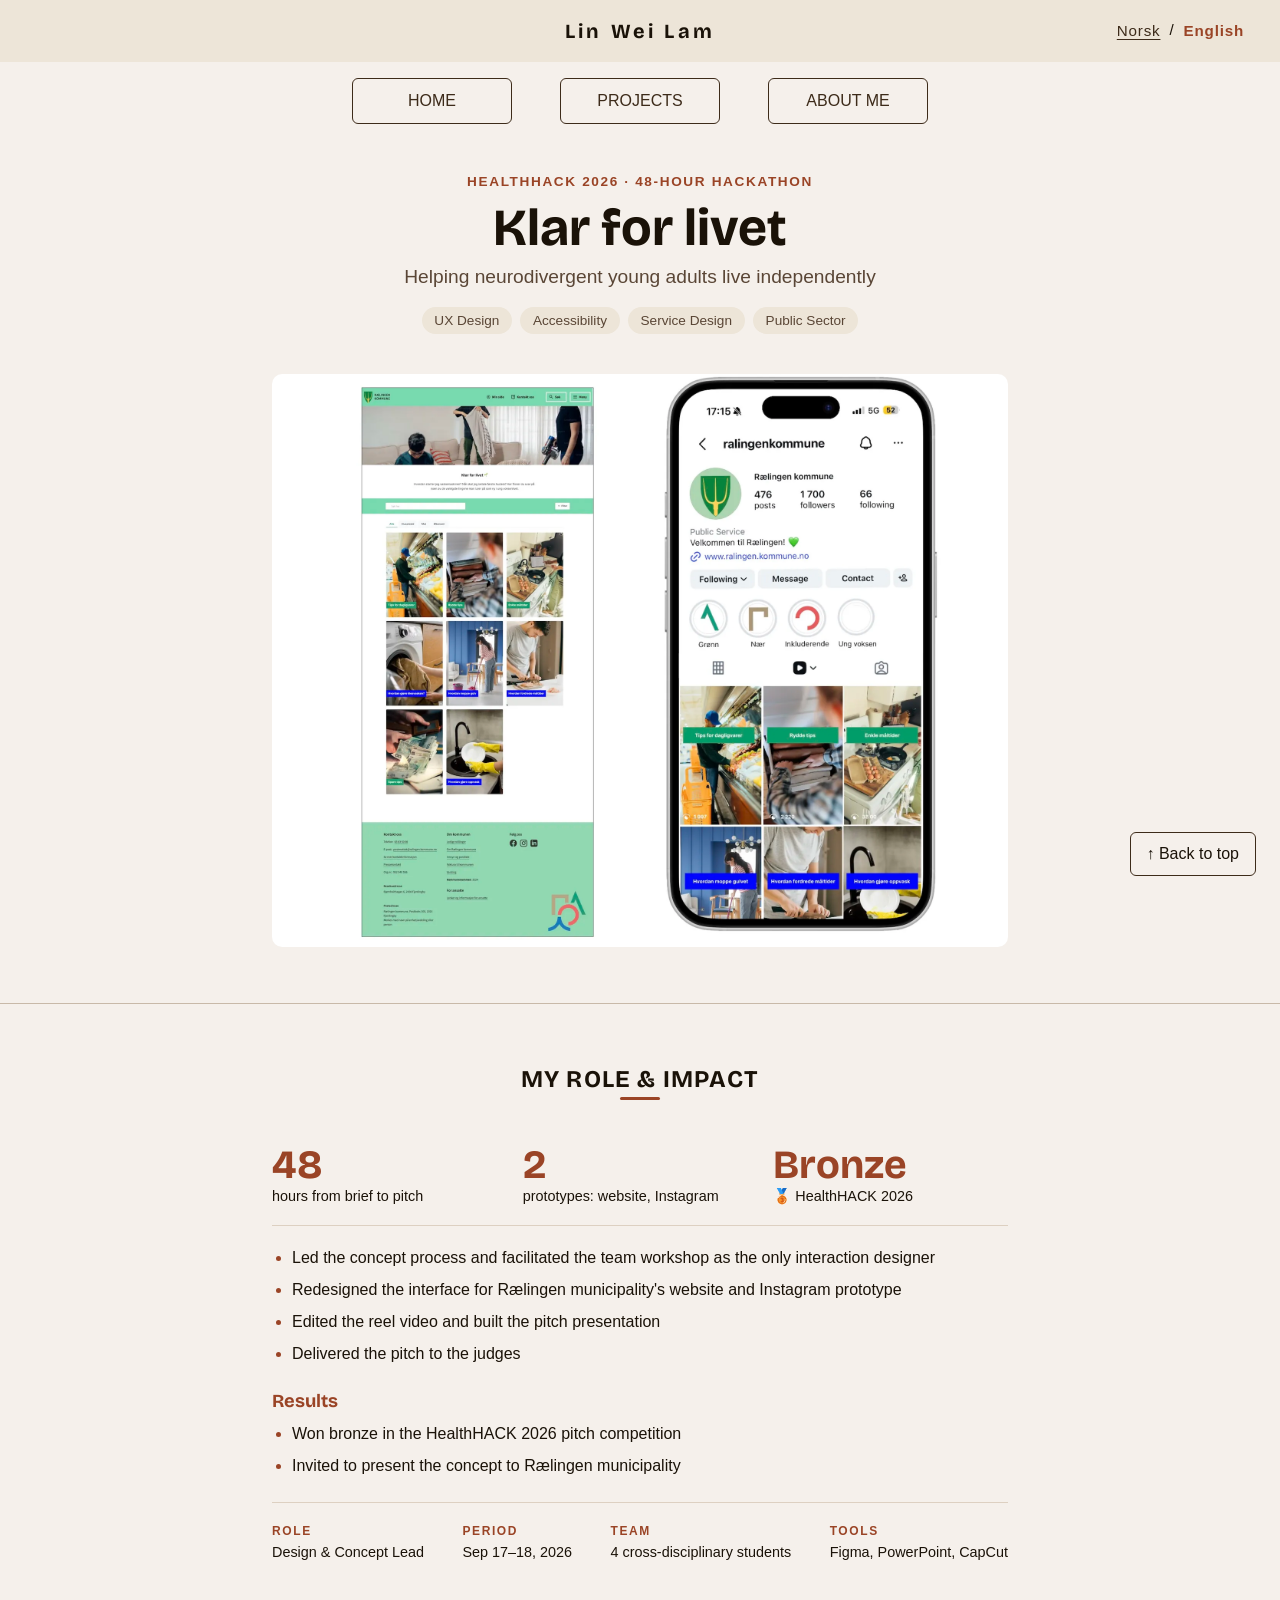
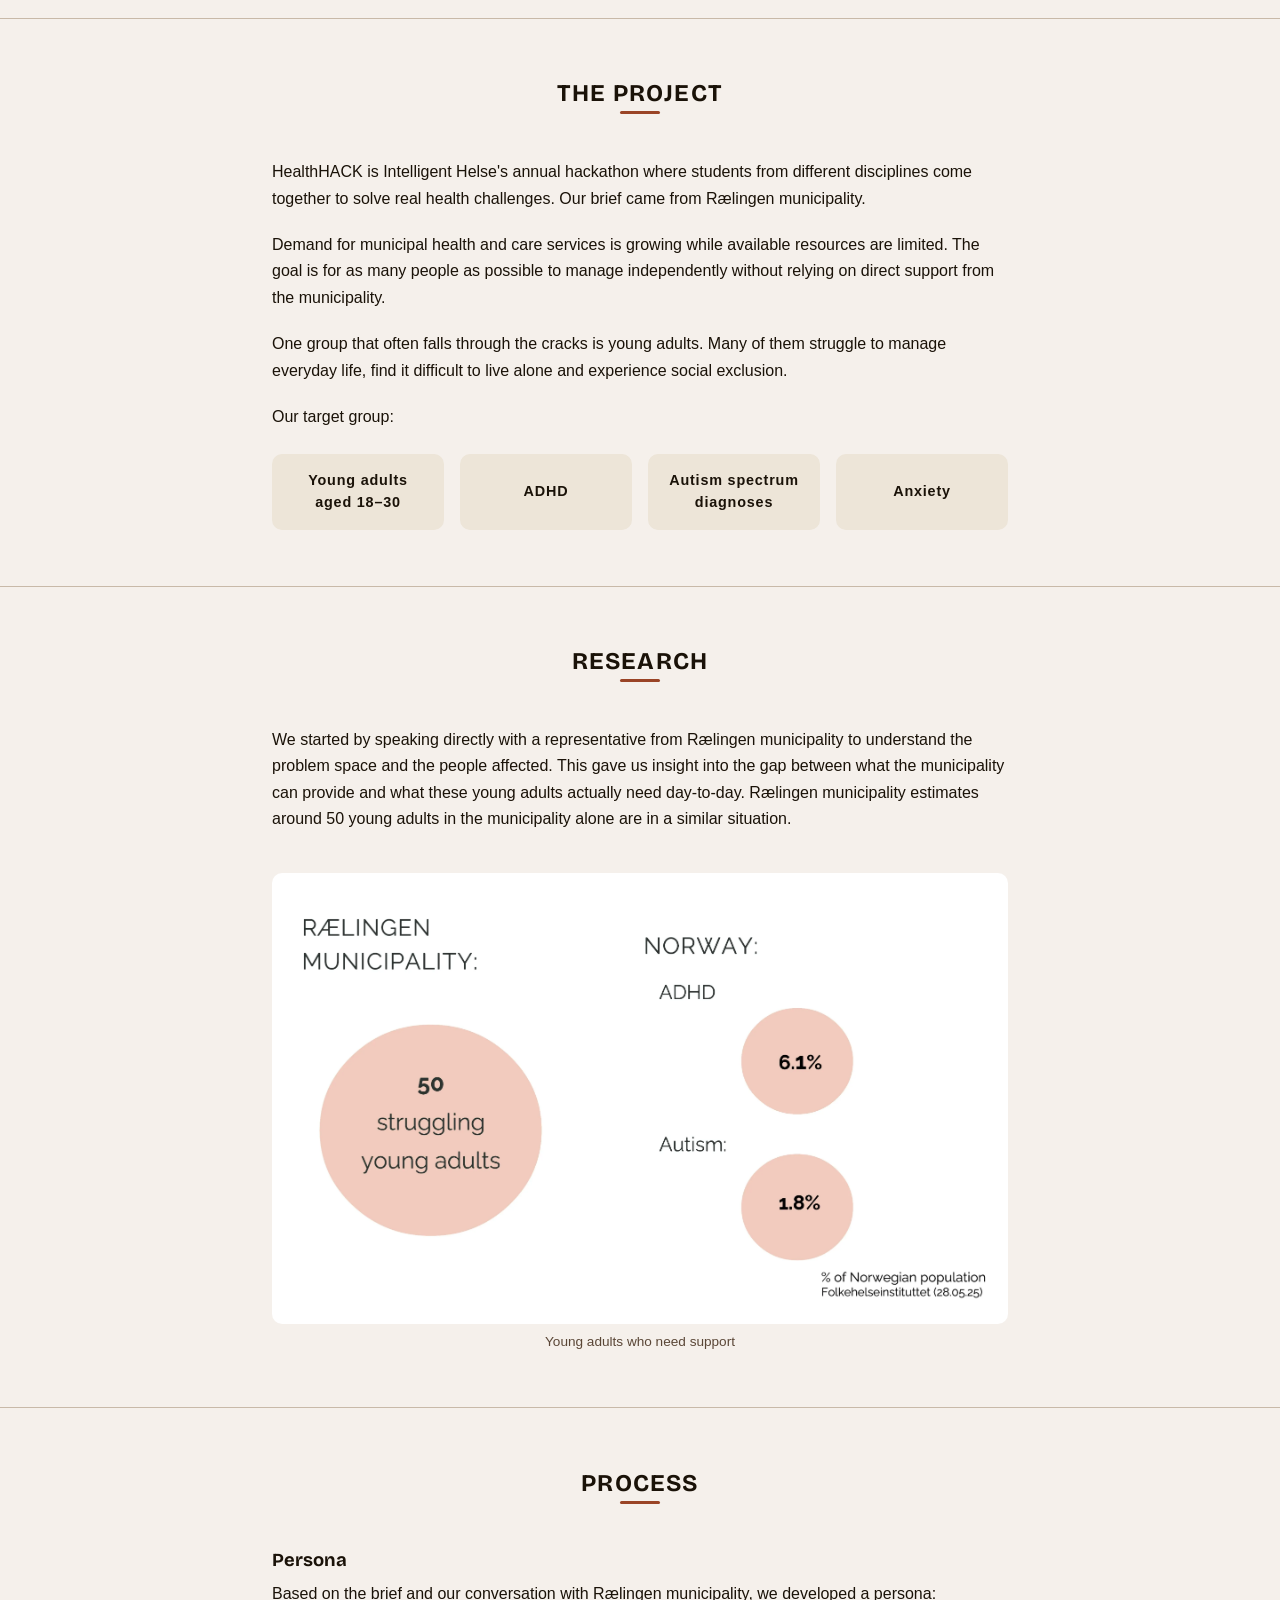
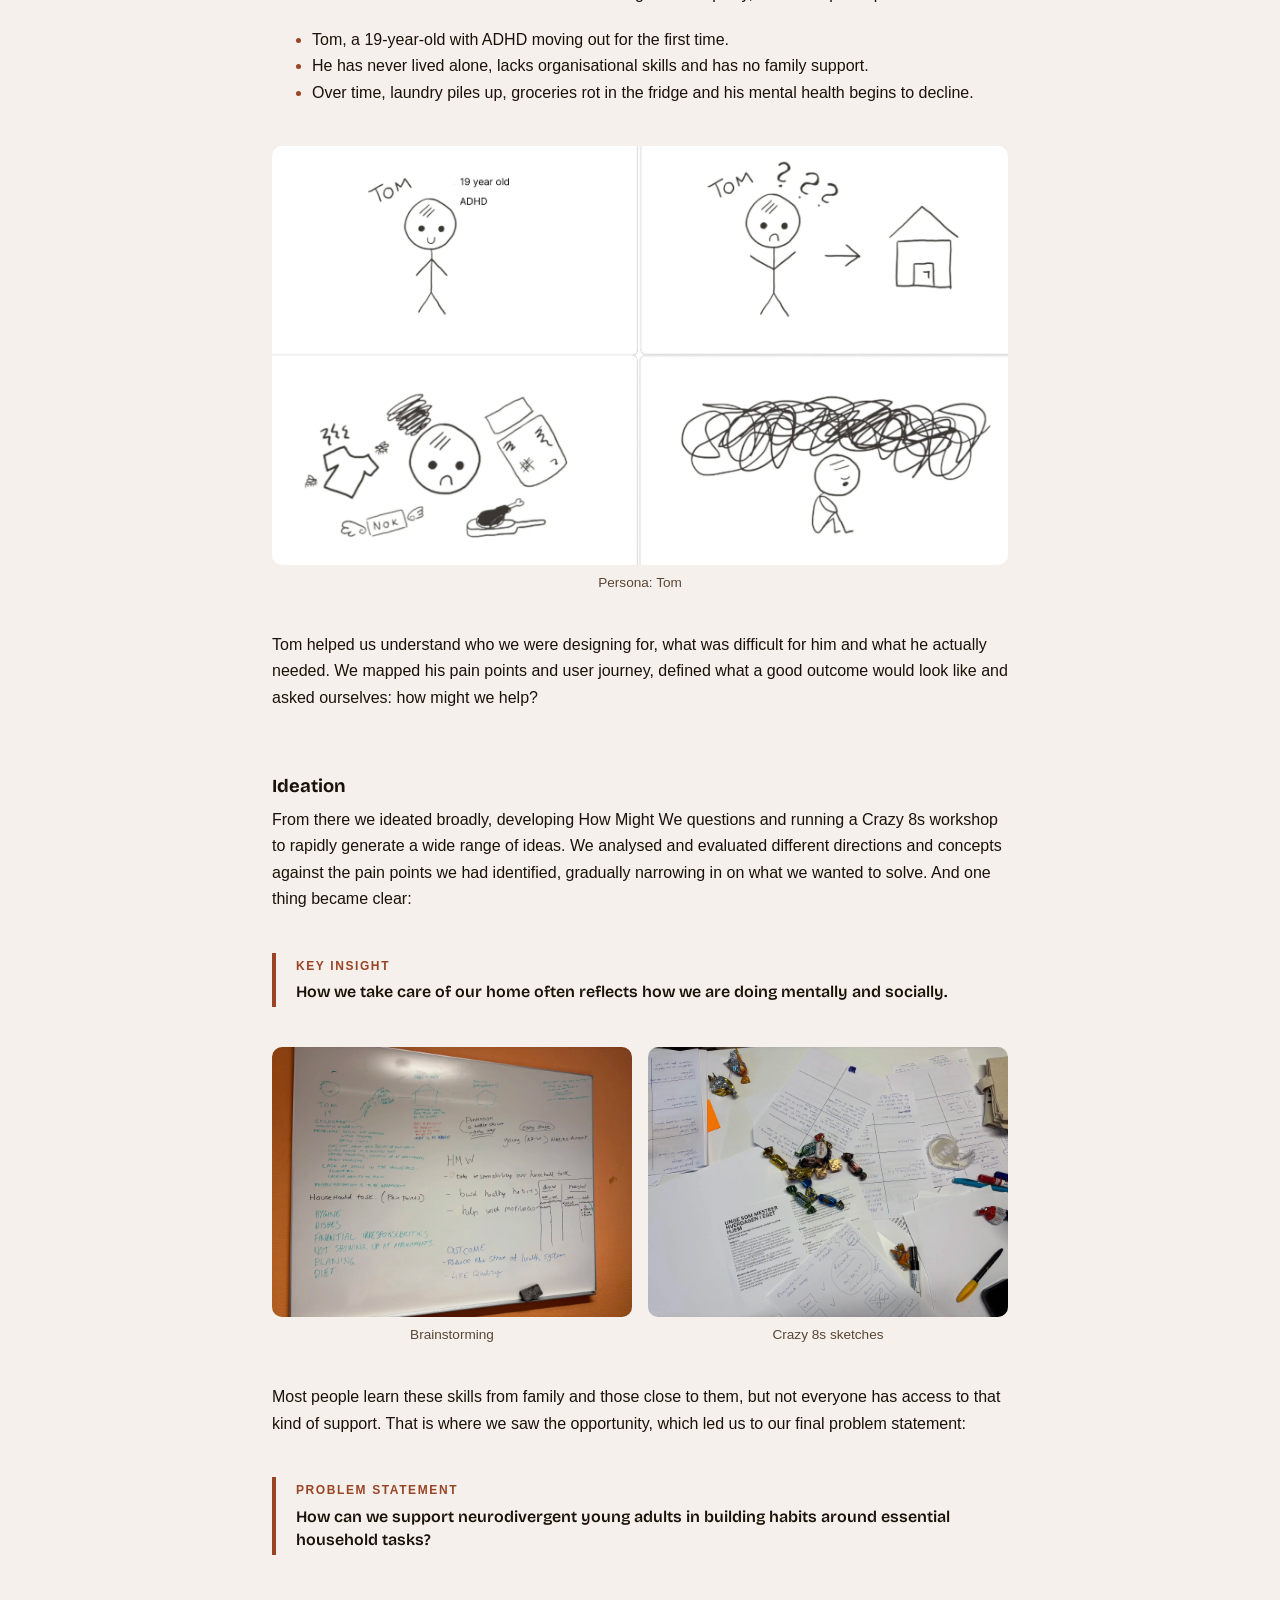
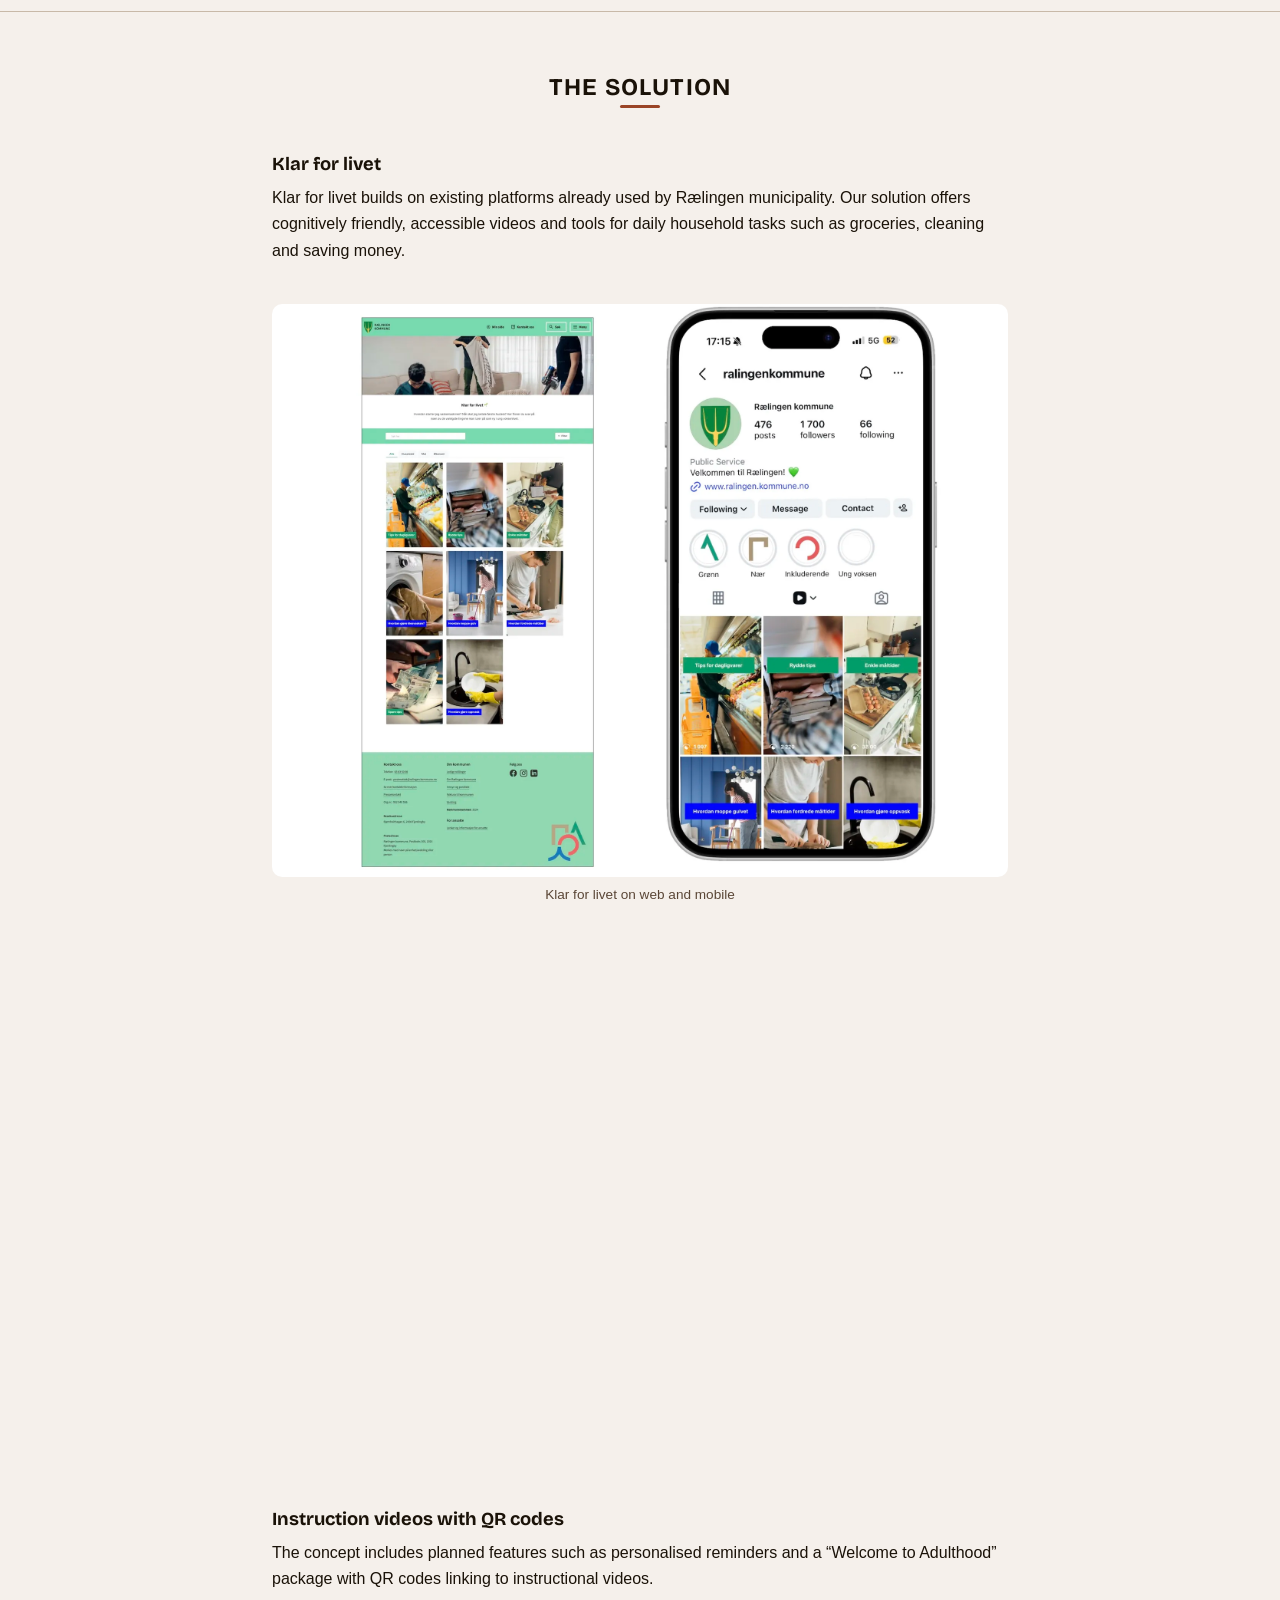
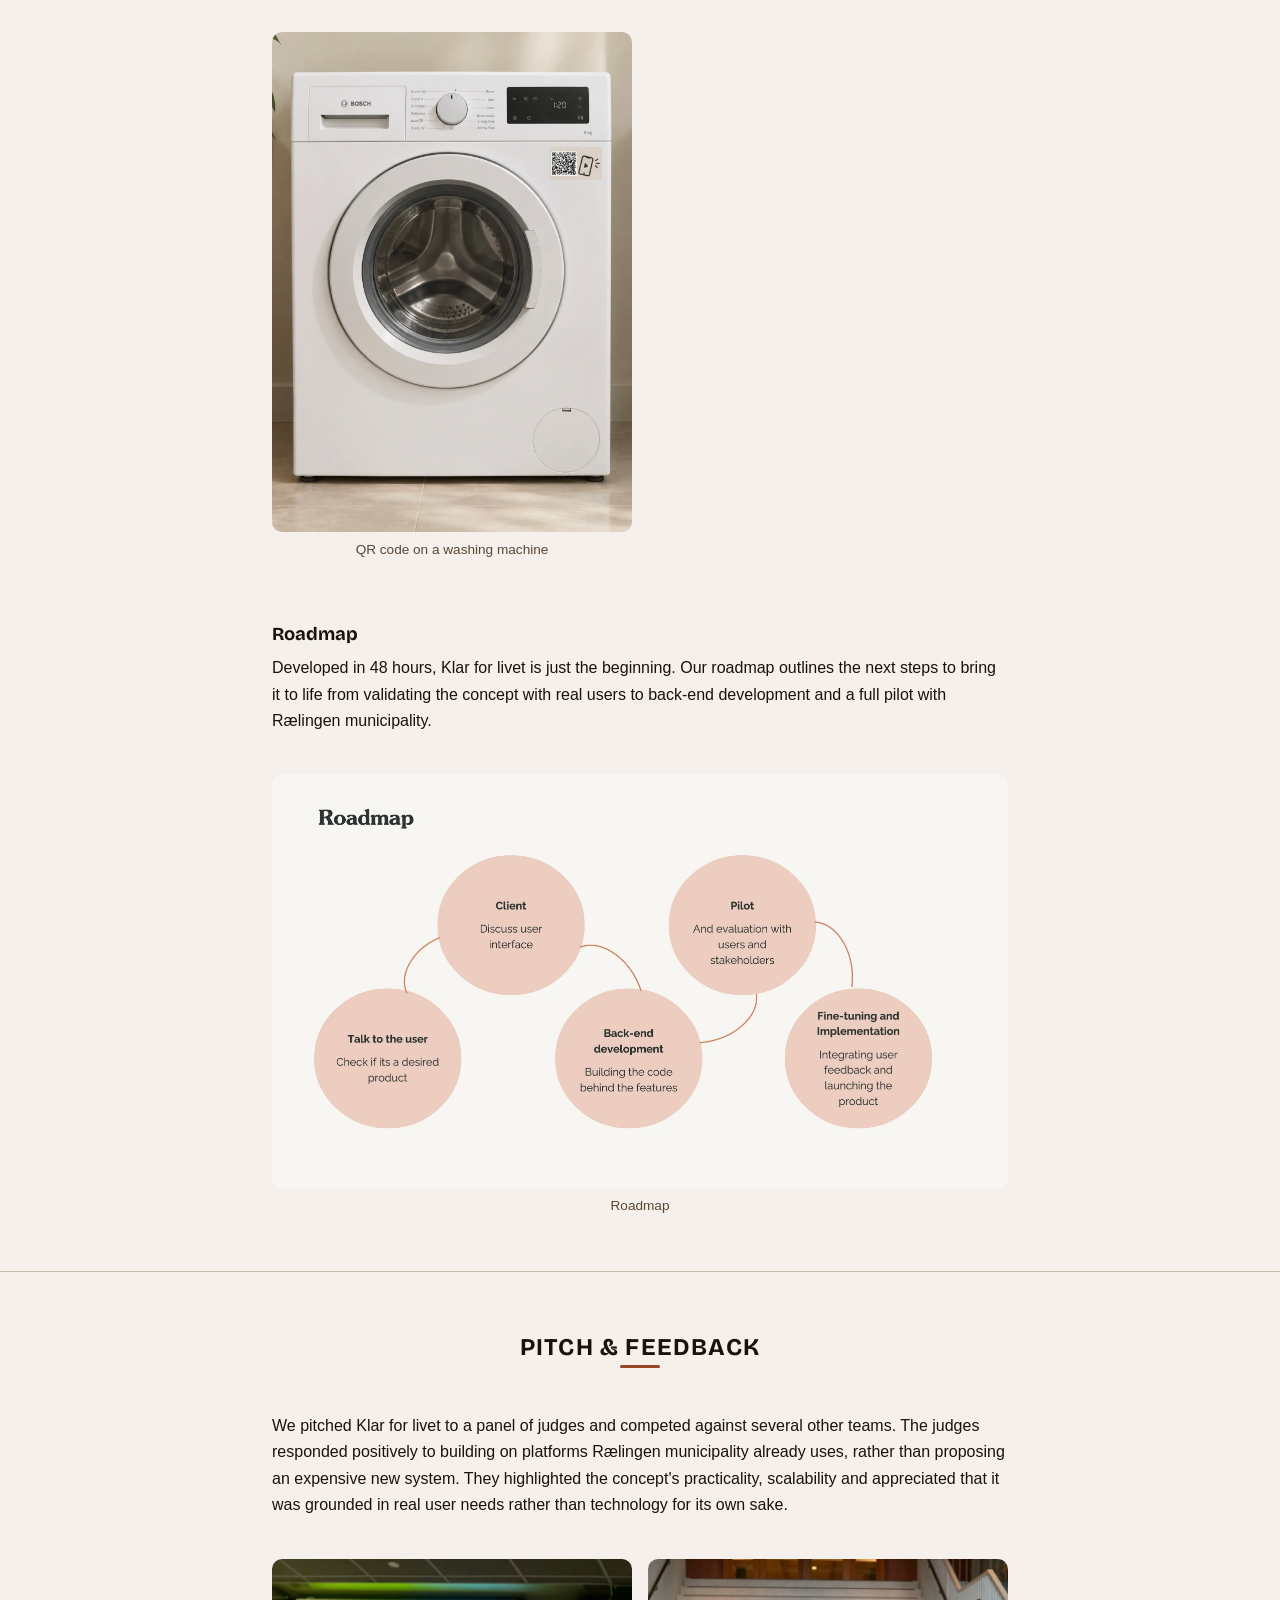
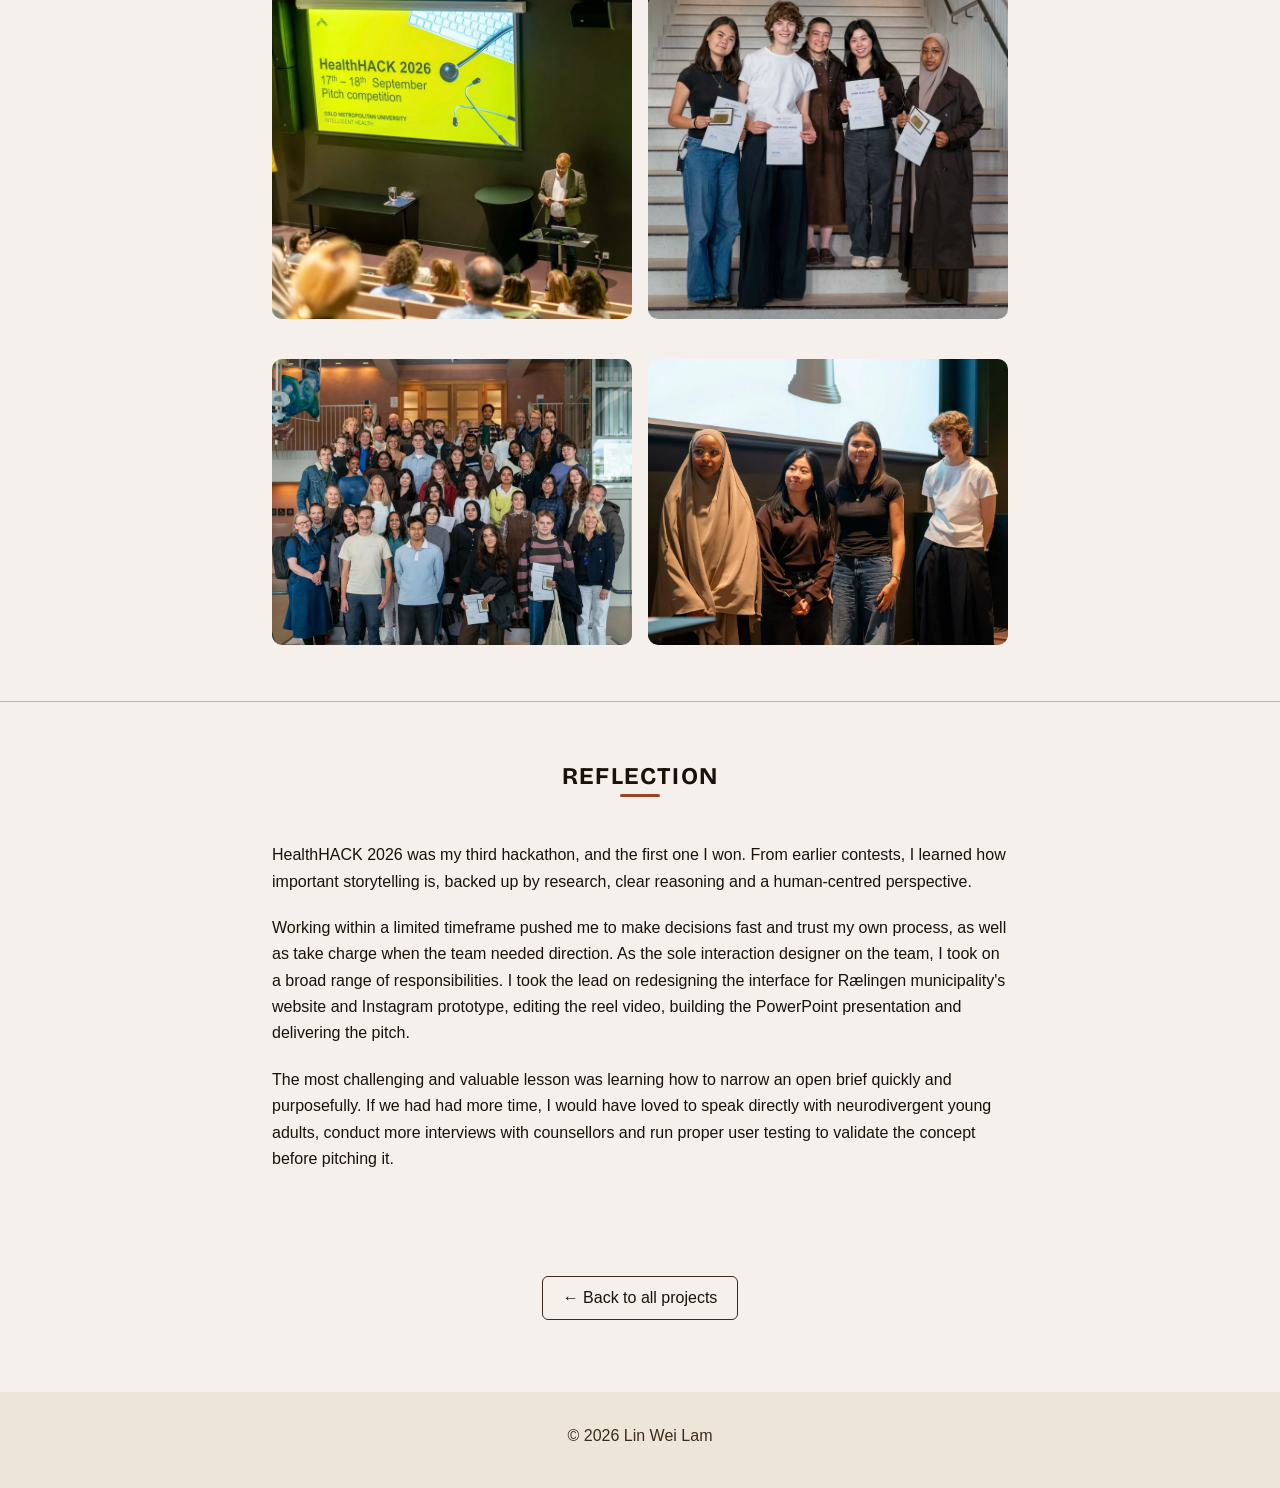
<file: en/CaseStudyTwo.html>
<!doctype html>
<html lang="en">
  <head>
    <meta charset="UTF-8" />
    <meta name="viewport" content="width=device-width, initial-scale=1.0" />
    <link rel="preconnect" href="https://fonts.googleapis.com" />
    <link rel="preconnect" href="https://fonts.gstatic.com" crossorigin />
    <link
      rel="stylesheet"
      href="https://fonts.googleapis.com/css2?family=Bricolage+Grotesque:opsz,wght@12..96,500..700&display=swap"
    />
    <link rel="stylesheet" href="../css/style.css" />
    <link
      rel="alternate"
      hreflang="no"
      href="https://linnie-linda-lin.github.io/CaseStudyTwo.html"
    />
    <link
      rel="alternate"
      hreflang="en"
      href="https://linnie-linda-lin.github.io/en/CaseStudyTwo.html"
    />
    <link
      rel="alternate"
      hreflang="x-default"
      href="https://linnie-linda-lin.github.io/CaseStudyTwo.html"
    />
    <title>Klar for livet &ndash; Case Study | Lin Wei Lam</title>
  </head>
  <body id="top">
    <a class="skipLink" href="#main">Skip to main content</a>
    <header>
      <p class="siteName">Lin Wei Lam</p>
      <nav class="langSwitch" aria-label="Language">
        <a href="../CaseStudyTwo.html" lang="no" hreflang="no">Norsk</a>
        <span aria-hidden="true">/</span>
        <strong lang="en" aria-current="true">English</strong>
      </nav>
    </header>
    <nav class="mainNav" aria-label="Main menu">
      <ul class="navigationBar">
        <li class="navigationButton">
          <a href="./index.html">HOME</a>
        </li>
        <li class="navigationButton">
          <a href="./index.html#case-studies">PROJECTS</a>
        </li>
        <li class="navigationButton">
          <a href="./index.html#about-me">ABOUT ME</a>
        </li>
      </ul>
    </nav>
    <main id="main" tabindex="-1">
      <section>
        <div class="csHero">
          <hgroup>
            <p class="csEyebrow">
              HealthHACK&nbsp;2026 &middot; 48-hour&nbsp;hackathon
            </p>
            <h1 class="csTitle"><span lang="no">Klar for livet</span></h1>
            <p class="csLede">
              Helping neurodivergent young adults live independently
            </p>
          </hgroup>
          <ul class="csChips" role="list">
            <li>UX Design</li>
            <li>Accessibility</li>
            <li>Service Design</li>
            <li>Public Sector</li>
          </ul>
          <img
            class="caseImage"
            src="../Assets/Klar for livet/KlarForLivetPrototypeImage.webp"
            alt="Klar for livet shown as a website and a phone app"
          />
        </div>
      </section>

      <section class="csSectionBlock">
        <h2 class="subHeadings csSectionTitle">MY ROLE &amp; IMPACT</h2>
        <div class="csSingle">
          <ul class="csSummaryStats">
            <li>
              <span class="csSummaryNumber"
                >48<span class="visuallyHidden">&nbsp;</span></span
              >
              hours from brief to pitch
            </li>
            <li>
              <span class="csSummaryNumber"
                >2<span class="visuallyHidden">&nbsp;</span></span
              >
              prototypes: website, Instagram
            </li>
            <li>
              <span class="csSummaryNumber"
                >Bronze<span class="visuallyHidden">&nbsp;</span></span
              >
              <span aria-hidden="true">🥉</span> HealthHACK 2026
            </li>
          </ul>
          <ul class="csSummaryList">
            <li>
              Led the concept process and facilitated the team workshop as the
              only interaction designer
            </li>
            <li>
              Redesigned the interface for <span lang="no">Rælingen</span>
              municipality's website and Instagram prototype
            </li>
            <li>Edited the reel video and built the pitch presentation</li>
            <li>Delivered the pitch to the judges</li>
          </ul>
          <h3 class="csSubTitle csSummaryResultsLabel">Results</h3>
          <ul class="csSummaryList">
            <li>Won bronze in the HealthHACK 2026 pitch competition</li>
            <li>
              Invited to present the concept to
              <span lang="no">Rælingen</span> municipality
            </li>
          </ul>
          <dl class="csSummaryMeta">
            <div>
              <dt class="csLabel">Role</dt>
              <dd>Design &amp; Concept Lead</dd>
            </div>
            <div>
              <dt class="csLabel">Period</dt>
              <dd>Sep 17&ndash;18, 2026</dd>
            </div>
            <div>
              <dt class="csLabel">Team</dt>
              <dd>4 cross-disciplinary students</dd>
            </div>
            <div>
              <dt class="csLabel">Tools</dt>
              <dd>Figma, PowerPoint, CapCut</dd>
            </div>
          </dl>
        </div>
      </section>

      <section class="csSectionBlock">
        <h2 class="subHeadings csSectionTitle">THE PROJECT</h2>
        <div class="csSingle">
          <p class="aboutText">
            HealthHACK is Intelligent Helse's annual hackathon where students
            from different disciplines come together to solve real health
            challenges. Our brief came from
            <span lang="no">Rælingen</span> municipality.
          </p>
          <p class="aboutText">
            Demand for municipal health and care services is growing while
            available resources are limited. The goal is for as many people as
            possible to manage independently without relying on direct support
            from the municipality.
          </p>
          <p class="aboutText">
            One group that often falls through the cracks is young adults.
            Many of them struggle to manage everyday life, find it difficult
            to live alone and experience social exclusion.
          </p>
          <p class="aboutText">Our target group:</p>
          <div class="infoCardOverview">
            <article class="infoCardBox">
              <p class="infoCardLabel">Young adults aged 18&ndash;&#8288;30</p>
            </article>
            <article class="infoCardBox">
              <p class="infoCardLabel">ADHD</p>
            </article>
            <article class="infoCardBox">
              <p class="infoCardLabel">Autism spectrum diagnoses</p>
            </article>
            <article class="infoCardBox">
              <p class="infoCardLabel">Anxiety</p>
            </article>
          </div>
        </div>
      </section>

      <section class="csSectionBlock">
        <h2 class="subHeadings csSectionTitle">RESEARCH</h2>
        <div class="csSingle">
          <p class="aboutText">
            We started by speaking directly with a representative from
            <span lang="no">Rælingen</span> municipality to understand the
            problem space and the people affected. This gave us insight into
            the gap between what the municipality can provide and what these
            young adults actually need day-to-day.
            <span lang="no">Rælingen</span> municipality estimates around 50
            young adults in the municipality alone are in a similar situation.
          </p>
          <figure class="csFigure">
            <img
              class="caseImage"
              src="../Assets/Klar for livet/YoungAdultSupportStatistics.webp"
              alt="Graph showing that around 50 young adults in Rælingen municipality struggle to live independently and there are 6.1% with ADHD and 1.8% with autism in Norway"
            />
            <figcaption>Young adults who need support</figcaption>
          </figure>
        </div>
      </section>

      <section class="csSectionBlock">
        <h2 class="subHeadings csSectionTitle">PROCESS</h2>
        <div class="csSingle">
          <h3 class="csSubTitle">Persona</h3>
          <p class="aboutText">
            Based on the brief and our conversation with
            <span lang="no">Rælingen</span> municipality, we developed a
            persona:
          </p>
          <ul>
            <li>
              Tom, a 19-year-old with ADHD moving out for the first time.
            </li>
            <li>
              He has never lived alone, lacks organisational skills and has no
              family support.
            </li>
            <li>
              Over time, laundry piles up, groceries rot in the fridge and his
              mental health begins to decline.
            </li>
          </ul>
          <figure class="csFigure">
            <img
              class="caseImage"
              src="../Assets/Klar for livet/TomPersona.webp"
              alt="Persona illustration of Tom, a 19-year-old with ADHD moving out for the first time"
            />
            <figcaption>Persona: Tom</figcaption>
          </figure>
          <p class="aboutText">
            Tom helped us understand who we were designing for, what was
            difficult for him and what he actually needed. We mapped his pain
            points and user journey, defined what a good outcome would look
            like and asked ourselves: how might we help?
          </p>
          <h3 class="csSubTitle">Ideation</h3>
          <p class="aboutText">
            From there we ideated broadly, developing How Might We questions
            and running a Crazy 8s workshop to rapidly generate a wide range
            of ideas. We analysed and evaluated different directions and
            concepts against the pain points we had identified, gradually
            narrowing in on what we wanted to solve. And one thing became
            clear:
          </p>
          <div class="csCallout">
            <p class="csLabel">Key insight</p>
            <p class="csCalloutText">
              How we take care of our home often reflects how we are doing
              mentally and socially.
            </p>
          </div>
          <div class="imageGrid">
            <figure class="csFigure">
              <img
                src="../Assets/Klar for livet/Brainstorming.webp"
                alt="The team brainstorming during HealthHACK 2026"
              />
              <figcaption>Brainstorming</figcaption>
            </figure>
            <figure class="csFigure">
              <img
                src="../Assets/Klar for livet/Crazy8Workshop.webp"
                alt="Sketches from the Crazy 8s exercise organised on a wall"
              />
              <figcaption>Crazy 8s sketches</figcaption>
            </figure>
          </div>
          <p class="aboutText">
            Most people learn these skills from family and those close to
            them, but not everyone has access to that kind of support. That is
            where we saw the opportunity, which led us to our final problem
            statement:
          </p>
          <div class="csCallout">
            <p class="csLabel">Problem statement</p>
            <p class="csCalloutText">
              How can we support neurodivergent young adults in building habits
              around essential household tasks?
            </p>
          </div>
        </div>
      </section>

      <section class="csSectionBlock">
        <h2 class="subHeadings csSectionTitle">THE SOLUTION</h2>
        <div class="csSingle">
          <h3 class="csSubTitle"><span lang="no">Klar for livet</span></h3>
          <p class="aboutText">
            <span lang="no">Klar for livet</span> builds on existing platforms
            already used by <span lang="no">Rælingen</span> municipality. Our
            solution offers cognitively friendly, accessible videos and tools
            for daily household tasks such as groceries, cleaning and saving
            money.
          </p>
          <figure class="csFigure">
            <img
              class="caseImage"
              src="../Assets/Klar for livet/KlarForLivetPrototypeImage.webp"
              alt="Klar for livet shown as a website and a phone app"
            />
            <figcaption><span lang="no">Klar for livet</span> on web and mobile</figcaption>
          </figure>
          <iframe
            class="caseImage"
            height="500"
            src="https://www.youtube.com/embed/KpIRFvI8nDc"
            title="Klar for livet demo video on Rælingen municipality website"
            allow="
              accelerometer;
              autoplay;
              clipboard-write;
              encrypted-media;
              gyroscope;
              picture-in-picture;
            "
            allowfullscreen
          >
          </iframe>
          <h3 class="csSubTitle">Instruction videos with QR codes</h3>
          <p class="aboutText">
            The concept includes planned features such as personalised
            reminders and a &ldquo;Welcome to Adulthood&rdquo; package with QR
            codes linking to instructional videos.
          </p>
          <div class="imageGrid videoRow">
            <figure class="csFigure">
              <img
                src="../Assets/Klar for livet/QRCodeConcept.webp"
                alt="A washing machine with a QR code sticker linking to an instruction video"
              />
              <figcaption>QR code on a washing machine</figcaption>
            </figure>
            <iframe
              src="https://www.youtube.com/embed/RUuIVr1mesQ"
              title="Klar for livet demo reel video on how to do laundry"
              allow="
                accelerometer;
                autoplay;
                clipboard-write;
                encrypted-media;
                gyroscope;
                picture-in-picture;
              "
              allowfullscreen
            >
            </iframe>
          </div>
          <h3 class="csSubTitle">Roadmap</h3>
          <p class="aboutText">
            Developed in 48 hours, <span lang="no">Klar for livet</span> is
            just the beginning. Our roadmap outlines the next steps to bring
            it to life from validating the concept with real users to back-end
            development and a full pilot with
            <span lang="no">Rælingen</span> municipality.
          </p>
          <figure class="csFigure">
            <img
              class="caseImage"
              src="../Assets/Klar for livet/RoadMap.webp"
              alt="Roadmap for Klar for livet: user validation, back-end development and a pilot with Rælingen municipality"
            />
            <figcaption>Roadmap</figcaption>
          </figure>
        </div>
      </section>

      <section class="csSectionBlock">
        <h2 class="subHeadings csSectionTitle">PITCH &amp; FEEDBACK</h2>
        <div class="csSingle">
          <p class="aboutText">
            We pitched <span lang="no">Klar for livet</span> to a panel of
            judges and competed against several other teams. The judges
            responded positively to building on platforms
            <span lang="no">Rælingen</span> municipality already uses, rather
            than proposing an expensive new system. They highlighted the
            concept's practicality, scalability and appreciated that it was
            grounded in real user needs rather than technology for its own
            sake.
          </p>
          <div class="imageGrid">
            <img
              src="../Assets/Klar for livet/HealthHackIntro.webp"
              alt="Participants watching the opening of HealthHACK 2026"
            />
            <img
              src="../Assets/Klar for livet/KlarForLivetGroupPhoto.webp"
              alt="The Klar for livet team with the bronze diploma"
            />
          </div>
          <div class="imageGrid">
            <img
              src="../Assets/Klar for livet/HackathonGroupPhoto.webp"
              alt="All HealthHACK 2026 participants"
            />
            <img
              src="../Assets/Klar for livet/GroupPhoto.webp"
              alt="Close-up photo of the Klar for livet team"
            />
          </div>
        </div>
      </section>

      <section class="csSectionBlock">
        <h2 class="subHeadings csSectionTitle">REFLECTION</h2>
        <div class="csSingle">
          <p class="aboutText">
            HealthHACK 2026 was my third hackathon, and the first one I won.
            From earlier contests, I learned how important storytelling is,
            backed up by research, clear reasoning and a human-centred
            perspective.
          </p>
          <p class="aboutText">
            Working within a limited timeframe pushed me to make decisions
            fast and trust my own process, as well as take charge when the
            team needed direction. As the sole interaction designer on the
            team, I took on a broad range of responsibilities. I took the lead
            on redesigning the interface for
            <span lang="no">Rælingen</span> municipality's website and
            Instagram prototype, editing the reel video, building the
            PowerPoint presentation and delivering the pitch.
          </p>
          <p class="aboutText">
            The most challenging and valuable lesson was learning how to
            narrow an open brief quickly and purposefully. If we had had more
            time, I would have loved to speak directly with neurodivergent
            young adults, conduct more interviews with counsellors and run
            proper user testing to validate the concept before pitching it.
          </p>
        </div>
      </section>

      <p class="csBackLink">
        <a href="./index.html#case-studies">&larr; Back to all projects</a>
      </p>
      <a href="#top" class="backToTop">&uarr; Back to top</a>
    </main>
    <footer>
      <p class="footerInfo">© 2026 Lin Wei Lam</p>
    </footer>
  </body>
</html>
</file>
<file: css/style.css>
/* ===== Design tokens ===== */

:root {
  --color-bg: #f5f0eb;
  --color-surface: #ede5d8;
  --color-text: #1a1208;
  --color-text-soft: #5a4636;
  --color-brown: #3d2b1a;
  --color-brown-light: #8b6340;
  --color-divider: #c8b9a8;
  --color-divider-light: #ddd0c1;

  --color-accent: #9a4426;
  --color-accent-hover: #7a3520;

  --font-heading: "Bricolage Grotesque", "Trebuchet MS", Arial, sans-serif;

  --container-max: 80rem;
  --container-gutter: 2rem;

  --radius-sm: 6px;
  --radius-md: 10px;

  --space-xs: 0.5rem;
  --space-s: 1rem;
  --space-m: 1.5rem;
  --space-l: 2.5rem;
  --space-xl: 4rem;
  --space-xxl: 7rem;
  --space-paragraph: 1.25rem;

  --section-gap: var(--space-xxl);
}

/* ===== Base ===== */

/* Keeps anchor targets and keyboard focus clear of the sticky nav (top)
   and the fixed "Til toppen" button (bottom) */
html {
  scroll-padding-top: 5rem;
  scroll-padding-bottom: 5rem;
}

@media (prefers-reduced-motion: no-preference) {
  html {
    scroll-behavior: smooth;
  }
}

body {
  color: var(--color-text);
  background-color: var(--color-bg);
  font-family: Arial, Helvetica, sans-serif;
  line-height: 1.5;
  overflow-wrap: break-word;

  margin: 0;
  min-height: 100vh;
}

main {
  padding-bottom: var(--space-m);
}

h1,
h2,
h3,
h4 {
  font-family: var(--font-heading);
}

.container {
  width: 100%;
  max-width: var(--container-max);
  margin-inline: auto;
  padding-inline: var(--container-gutter);
  box-sizing: border-box;
}

/* ===== Utilities ===== */

[hidden] {
  display: none !important;
}

.visuallyHidden {
  position: absolute;
  width: 1px;
  height: 1px;
  overflow: hidden;
  clip-path: inset(50%);
  white-space: nowrap;
}

.linkedinIcon,
.inlineIcon {
  width: 1.1em;
  height: 1.1em;
  vertical-align: -0.15em;
  margin-right: 0.4em;
}

/* ===== Header & footer ===== */

header {
  background-color: var(--color-surface);

  position: relative;
}

.siteName {
  margin: 0;
  padding: var(--space-s);
  text-align: center;
  font-family: var(--font-heading);
  font-size: 1.25rem;
  font-weight: 700;
  letter-spacing: 0.2rem;
}

.langSwitch {
  position: absolute;
  top: 50%;
  right: var(--container-gutter);
  transform: translateY(-50%);
  font-size: 0.95rem;
  letter-spacing: 0.05rem;
}

.langSwitch a,
.langSwitch strong {
  display: inline-flex;
  align-items: center;
  justify-content: center;
  min-width: 44px;
  min-height: 44px;
  box-sizing: border-box;
  padding: var(--space-xs) 0.25rem;
  vertical-align: middle;
}

.langSwitch strong {
  color: var(--color-accent);
}

.langSwitch a:hover {
  color: var(--color-brown);
}

footer {
  background-color: var(--color-surface);
  height: 6rem;
  width: 100%;
}

.footerInfo {
  margin: 0;
  color: var(--color-brown);
  font-size: 1rem;
  display: flex;
  justify-content: center;
  padding: 2rem;
}

/* ===== Navigation ===== */

.mainNav {
  padding: var(--space-s);
  text-align: center;
  display: flex;
  justify-content: center;
  position: sticky;
  top: 0;
  z-index: 100;
  background-color: var(--color-bg);
}

.navigationBar {
  margin: 0;
  padding: 0;
  list-style: none;
  display: flex;
  flex-direction: row;
  flex-wrap: wrap;
  justify-content: center;
  gap: var(--space-xs) 3rem;
  max-width: 100%;
}

.navigationButton {
  background-color: var(--color-bg);
  border: 1px solid var(--color-brown);
  color: var(--color-text);
  display: flex;
  width: 10rem;
  max-width: 100%;
  min-width: fit-content;
  box-sizing: border-box;
  border-radius: var(--radius-sm);
}

.navigationButton a {
  flex: 1;
  display: flex;
  align-items: center;
  justify-content: center;
  min-height: 44px;
  box-sizing: border-box;
  text-align: center;
  padding: 0.2rem;
}

.navigationButton a:link,
.navigationButton a:visited,
.navigationButton a:hover {
  text-decoration: none;
}

.navigationButton:hover {
  background-color: var(--color-brown);
  cursor: pointer;
}

.navigationButton:hover a {
  color: var(--color-bg);
}

/* ===== Links & buttons ===== */

a:link,
a:visited {
  color: var(--color-brown);
  text-decoration: underline;
  text-decoration-thickness: 1px;
  text-underline-offset: 0.2em;
}

a:hover {
  color: var(--color-brown-light);
  text-decoration-thickness: 2px;
}

a u {
  text-decoration-thickness: inherit;
}

a.caseStudyLink,
.csBackLink a,
a.backToTop,
a.skipLink,
.home a.heroButton {
  border: 1px solid var(--color-brown);
  border-radius: var(--radius-sm);
  background-color: var(--color-bg);
  color: var(--color-text);
  text-decoration: none;
  transition:
    background-color 0.2s ease,
    color 0.2s ease;
}

a.caseStudyLink:hover,
.csBackLink a:hover,
a.backToTop:hover,
a.skipLink:hover,
.home a.heroButton:hover {
  background-color: var(--color-brown);
  color: var(--color-bg);
}

a.caseStudyLink,
.csBackLink a,
a.backToTop,
a.skipLink {
  display: inline-flex;
  align-items: center;
  min-height: 44px;
  box-sizing: border-box;
}

a.caseStudyLink,
.csBackLink a {
  padding: var(--space-xs) 1.2rem;
}

a.backToTop {
  position: fixed;
  right: var(--space-m);
  bottom: var(--space-m);
  z-index: 200;
  padding: var(--space-xs) var(--space-s);
}

/* "Hopp til hovedinnhold": first stop for the keyboard, hidden above the page until focused */
a.skipLink {
  position: absolute;
  top: var(--space-xs);
  left: var(--space-xs);
  z-index: 300;
  padding: var(--space-xs) 1.2rem;
}

a.skipLink:not(:focus) {
  transform: translateY(-200%);
}

/* <main> receives focus from the skip link; the link itself shows where you are */
main:focus {
  outline: none;
}

/* ===== Keyboard focus ===== */

a:focus-visible,
iframe:focus-visible {
  outline: 2px solid var(--color-brown);
  outline-offset: 2px;
}

@supports selector(:has(a)) {
  .navigationButton:has(a:focus-visible) {
    outline: 2px solid var(--color-brown);
    outline-offset: 2px;
  }

  .navigationButton a:focus-visible {
    outline: none;
  }
}

/* ===== Section headings ===== */

.subHeadings {
  background-color: var(--color-surface);
  font-size: 1.5rem;
  padding: 0.3rem;
  margin-top: 0;
  display: flex;
  justify-content: center;
  flex-direction: column;
  align-items: center;
  text-align: center;
  font-weight: 700;
  letter-spacing: 0.05em;
  overflow-wrap: anywhere;
  hyphens: auto;
}

.subHeadings::after {
  content: "";
  width: 2.5rem;
  height: 3px;
  margin-top: 0.2rem;
  border-radius: 2px;
  background-color: var(--color-accent);
}

.home .subHeadings {
  margin-bottom: var(--space-s);
}

/* ===== Front page ===== */

/* --- Hero --- */

.home .profileInnerBox {
  align-items: center;
  padding-block: var(--space-m) 2rem;
}

.home .profileInnerBox .aboutImage {
  flex: 0 0 26%;
  max-width: 20rem;
}

.home hgroup {
  margin-bottom: var(--space-s);
}

.home .heroTitle {
  margin: 0 0 0.35rem;
  font-size: clamp(2.25rem, 5vw, 3.25rem);
  font-weight: 700;
  line-height: 1.1;
}

.home .heroSubtitle {
  margin: 0;
  color: var(--color-brown);
  font-family: var(--font-heading);
  font-size: clamp(1.1rem, 2.2vw, 1.35rem);
  font-weight: 500;
}

.home .heroIntro {
  max-width: 65ch;
  margin: 0 0 0.75rem;
  font-size: 1.2rem;
  line-height: 1.55;
}

.home .heroStatus {
  margin: 1.25rem 0 0.75rem;
}

.home .heroActions {
  display: flex;
  flex-wrap: wrap;
  gap: 0.75rem;
  margin: var(--space-m) 0 0;
}

.home a.heroButton {
  display: inline-flex;
  align-items: center;
  justify-content: center;
  gap: 0.4em;

  font-size: 1rem;
  min-height: 44px;
  box-sizing: border-box;
  padding: 0.45rem 0.9rem;
}

.home a.heroButton .inlineIcon {
  margin-right: 0;
}

.home a.heroButtonPrimary {
  border-color: var(--color-accent);
  background-color: var(--color-accent);
  color: var(--color-bg);
  font-weight: bold;
}

.home a.heroButtonPrimary:hover {
  border-color: var(--color-accent-hover);
  background-color: var(--color-accent-hover);
}

.home .heroLinks {
  display: flex;
  flex-wrap: wrap;
  gap: 0 var(--space-m);
  margin: 0;
}

.home .heroLinks a {
  display: inline-flex;
  align-items: center;
  min-height: 44px;
  min-width: 0;
  overflow-wrap: anywhere;
}

/* --- Projects grid --- */

.caseStudyGrid {
  display: grid;
  grid-template-columns: repeat(2, minmax(0, 1fr));
  gap: var(--space-xl);
  padding-block: var(--space-l) 2rem;
  margin-bottom: var(--space-l);
}

.caseStudyCard {
  background-color: var(--color-surface);
  border-radius: var(--radius-md);
  padding: var(--space-m);
  display: flex;
  flex-direction: column;
  box-sizing: border-box;
}

.caseStudyImage {
  aspect-ratio: 16 / 10;
  width: 100%;
  display: flex;
  align-items: center;
  justify-content: center;
  margin-bottom: var(--space-m);
  box-sizing: border-box;
  border-radius: var(--radius-md);
  overflow: hidden;
}

.caseStudyImage img {
  width: 100%;
  height: 100%;
  object-fit: cover;
  border-radius: var(--radius-md);
}

.caseStudyTitle {
  font-family: inherit;
  font-size: 1.3rem;
  font-weight: bold;
  margin: 0 0 var(--space-s) 0;
}

.caseStudyText {
  flex-grow: 1;
  margin: 0 0 var(--space-m) 0;
}

.caseStudyLink {
  align-self: flex-start;
}

/* --- About me --- */

.aboutSingle {
  padding-block: 2rem;
  text-align: left;
  box-sizing: border-box;
  display: flex;
  align-items: flex-start;
  gap: var(--space-l);
}

.aboutImage {
  flex: 0 0 32%;
}

.aboutImage img {
  width: 100%;
  height: auto;
  display: block;
  border-radius: var(--radius-md);
}

.aboutContent {
  flex: 1;
  min-width: 0;
  max-width: 100%;
}

.aboutText {
  max-width: 900px;
  margin: 0 auto 0.75rem;
}

.aboutText:last-child {
  margin-bottom: 0;
}

/* Interview card: below the two About columns, at the full width of the
   section. Stacked (screenshot on top) up to 1050px, side by side above. */
.aboutSection .aboutSingle {
  padding-bottom: 0;
}

.aboutFeatureWrap {
  padding-block: calc(var(--section-gap) / 2) 2rem;
}

.aboutFeature {
  padding: var(--space-s);
  border: 1px solid var(--color-divider);
  border-radius: var(--radius-md);
}

.aboutFeature img {
  width: 100%;
  height: auto;
  display: block;
  border-radius: var(--radius-md);
}

.aboutFeature .csLabel {
  margin: var(--space-s) 0 var(--space-xs);
}

/* Tablet: About section stacks like on mobile (collage, text, interview card) */
@media only screen and (min-width: 768px) and (max-width: 1050px) {
  .aboutSection .aboutSingle {
    flex-direction: column;
    gap: var(--space-m);
  }

  .aboutSection .aboutImage {
    flex: none;
    width: 100%;
    max-width: 25rem;
    margin-inline: auto;
  }

  .aboutSection .aboutContent {
    flex: none;
    width: 100%;
    max-width: 75ch;
    margin-inline: auto;
  }
}

/* Desktop: collage on the left, text on the right, with the same outer
   edges as the Projects grid. The square collage is sized so it ends
   about level with the text, while the text keeps lines under about
   90 characters.
   The interview card below uses the same edges and grid: the
   screenshot is as wide as the collage and the text starts where the
   About text starts. The frame is a 1px shadow so it doesn't push the
   screenshot off the collage's edges. */
@media only screen and (min-width: 1051px) {
  .aboutSection {
    --about-collage: 46;
  }

  .aboutSection .aboutImage {
    flex-basis: calc(var(--about-collage) * 1%);
  }

  .aboutSection .aboutText {
    max-width: none;
    margin-inline: 0;
  }

  .aboutFeatureWrap {
    container-type: inline-size;
  }

  .aboutFeature {
    display: grid;
    grid-template-columns:
      calc(var(--about-collage) * 1cqw)
      minmax(0, 1fr);
    column-gap: var(--space-l);
    align-items: center;
    padding: 0;
    border: 0;
    box-shadow: 0 0 0 1px var(--color-divider);
  }

  .aboutFeature img {
    border-radius: var(--radius-md) 0 0 var(--radius-md);
  }

  .aboutFeatureBody {
    padding: var(--space-s) var(--space-m) var(--space-s) 0;
  }

  .aboutFeature .csLabel {
    margin-top: 0;
  }
}

/* ===== Case study pages ===== */

/* --- Structure --- */

.csSectionBlock {
  padding-block: calc(var(--section-gap) / 2);
}

.csSectionBlock + .csSectionBlock,
main > section + .csSectionBlock {
  border-top: 1px solid var(--color-divider);
}

.subHeadings.csSectionTitle {
  background-color: transparent;
  margin: 0 0 var(--space-l);
  text-transform: uppercase;
  line-height: 1.2;
}

.csSingle {
  --column-max: 736px;
  max-width: calc(var(--column-max) + 2 * var(--container-gutter));
  margin: 0 auto;
  padding: 0 var(--container-gutter);
  box-sizing: border-box;
}

.csBackLink {
  text-align: center;
  padding: 2rem;
}

/* --- Hero --- */

.csHero {
  max-width: 800px;
  margin: 0 auto;

  padding: 2rem var(--container-gutter) calc(var(--section-gap) / 2);
  text-align: center;
  box-sizing: border-box;
}

.csHero > :last-child {
  margin-bottom: 0;
}

.csHero hgroup {
  margin-bottom: 0.75rem;
}

.csEyebrow {
  margin: 0 0 var(--space-xs);
  color: var(--color-accent);
  font-size: 0.85rem;
  font-weight: bold;
  text-transform: uppercase;
  letter-spacing: 0.12em;
}

.csTitle {
  margin: 0 0 0.35rem;
  font-size: clamp(2.25rem, 5vw, 3.25rem);
  line-height: 1.1;
}

.csLede {
  max-width: 32em;
  margin: 0 auto;
  color: var(--color-text-soft);
  font-size: 1.2rem;
  font-weight: normal;
  line-height: 1.45;
  text-wrap: balance;
}

.csChips {
  display: flex;
  flex-wrap: wrap;
  justify-content: center;
  gap: var(--space-xs);
  list-style: none;
  margin: var(--space-s) 0 0;
  padding: 0;
}

.csChips li {
  padding: 0.3rem 0.8rem;
  border-radius: 999px;
  background-color: var(--color-surface);
  color: var(--color-text-soft);
  font-size: 0.85rem;
  line-height: 1.3;
}

/* --- My role summary --- */

.csSummaryStats {
  display: grid;
  grid-template-columns: repeat(3, minmax(0, 1fr));
  gap: var(--space-s);
  list-style: none;
  hyphens: auto;
  padding: 0 0 1.25rem;
  margin: 0 0 1.25rem;
  border-bottom: 1px solid var(--color-divider-light);
  font-size: 0.9rem;
  line-height: 1.3;
}

.csSummaryNumber {
  display: block;
  font-family: var(--font-heading);
  font-weight: 700;
  font-size: 2.5rem;
  line-height: 1;
  margin-bottom: 0.1rem;
  color: var(--color-accent);
}

.csSummaryList {
  margin: 0;
  padding-left: 1.25rem;

  text-wrap: pretty;
}

.csSummaryList li + li {
  margin-top: 0.5em;
}

.csSummaryList li::marker {
  color: var(--color-accent);
}

.csSingle .csSummaryList + .csSummaryResultsLabel {
  margin-top: var(--space-m);
  color: var(--color-accent);
}

.csSummaryMeta {
  display: grid;
  grid-template-columns: repeat(4, auto);
  justify-content: space-between;
  gap: var(--space-s) var(--space-m);
  margin: var(--space-m) 0 0;
  padding-top: 1.25rem;
  border-top: 1px solid var(--color-divider-light);
  font-size: 0.9rem;
  line-height: 1.35;
}

.csSummaryMeta dt {
  margin-bottom: 0.2rem;
}

.csSummaryMeta dd {
  margin: 0;
}

/* When text is enlarged (browser text zoom), the details row drops to one column
   instead of overflowing. Measured in em, so it never triggers at normal text size. */
.csSingle:has(> .csSummaryMeta) {
  container-type: inline-size;
}

@container (max-width: 40em) {
  .csSingle .csSummaryMeta {
    grid-template-columns: minmax(0, 1fr);
  }
}

/* --- Text --- */

.csSingle .aboutText,
.csSingle ul:not([class]),
.csSingle ol:not([class]),
.csSingle .csSpacedList {
  margin: 0 0 var(--space-paragraph);
  line-height: 1.65;
  text-wrap: pretty;
}

.csSubTitle {
  font-weight: bold;
  font-size: 1.15rem;
  line-height: 1.3;
  margin: var(--space-xl) 0 var(--space-xs);
}

/* Taller tap area (at least 44px) without moving the surrounding text */
.csExternalLink {
  padding-block: 0.875rem;
}

.csSpacedList li + li {
  margin-top: 0.75em;
}

/* Terracotta bullets on body-text lists, matching the summary lists */
.csSingle ul:not([class]) > li::marker,
.csSingle .csSpacedList > li::marker {
  color: var(--color-accent);
}

/* Own key statements only: hypothesis, key insight, problem statement.
   Quotes from other people use .csQuote. */
.csCallout {
  margin: var(--space-l) 0;
  padding: 0.25rem 0 0.25rem 1.25rem;
  border-left: 4px solid var(--color-accent);
}

.csCallout .csLabel {
  margin: 0 0 0.35rem;
}

/* Stays below the h4 headings (1.05rem, bold) */
.csCalloutText {
  margin: 0;
  font-family: var(--font-heading);
  font-size: 1rem;
  font-weight: 600;
  line-height: 1.45;
  text-wrap: pretty;
}

/* --- Labels (Tema, Før/Etter, details row) --- */

.csLabel,
.csFigure .csLabel {
  font-weight: bold;
  text-transform: uppercase;
  letter-spacing: 0.1rem;
  font-size: 0.75rem;
  color: var(--color-accent);
}

.csFigure .csLabel {
  margin-top: 0.75rem;
}

/* --- Findings cards --- */

.csFindings {
  list-style: none;
  margin: var(--space-m) 0 var(--space-l);
  padding: 0;
  display: flex;
  flex-direction: column;
  gap: 0;
}

.csFinding + .csFinding {
  margin-top: var(--space-l);
}

.csFinding .csLabel {
  margin: 0 0 0.35rem;
}

.csFindingTitle {
  margin: 0 0 var(--space-xs);
  font-weight: bold;
  font-size: 1.05rem;
  line-height: 1.3;
}

.csFindingText {
  margin: 0;
  line-height: 1.65;
  text-wrap: pretty;
}

.csFinding .csQuote {
  margin: var(--space-s) 0 0;
}

/* --- Participant quotes --- */

.csQuote {
  margin: var(--space-m) 0 var(--space-m) var(--space-m);
}

.csQuote blockquote {
  margin: 0;
}

.csQuote blockquote p {
  margin: 0;
  font-size: 1rem;
  font-style: italic;
  line-height: 1.55;
  color: var(--color-text);
  text-wrap: pretty;
}

.csQuote figcaption {
  margin-top: 0.35rem;
  font-size: 0.85rem;
  color: var(--color-text-soft);
}

.csQuote figcaption::before {
  content: "– ";
}

/* --- Info cards --- */

.infoCardOverview {
  display: flex;
  gap: var(--space-s);
  margin: var(--space-m) 0;
  justify-content: center;
}

/* Four cards in a 2 × 2 grid */
.infoCardOverview--grid {
  display: grid;
  grid-template-columns: repeat(2, minmax(0, 1fr));
}

.infoCardBox {
  flex: 1;
  min-width: 0;
  display: flex;
  flex-direction: column;
  align-items: center;
  justify-content: center;
  border-radius: var(--radius-md);
  padding: var(--space-s);
  text-align: center;
  background-color: var(--color-surface);
  min-height: 3rem;
  box-sizing: border-box;
  hyphens: auto;
}

.infoCardBox > * {
  max-width: 100%;
}

.infoCardLabel {
  margin: 0;
  font-weight: bold;
  font-size: 0.9rem;
  letter-spacing: 0.05rem;
}

.infoCardText {
  margin: 0.3rem 0 0;
  font-size: 1rem;
}

.infoCardList {
  list-style: disc;
  padding: 0 0 0 1.1rem;
  margin: 0.3rem 0 0;
  text-align: left;
  font-size: 0.85rem;
}

.infoCardList li::marker {
  color: var(--color-brown-light);
}

/* --- Images & video --- */

.caseImage {
  width: 100%;
  max-width: 900px;
  margin: var(--space-l) auto;
  display: block;
}

/* Rounded corners for every content image and video */
.caseImage,
.imageGrid img,
.sideBySideImages img,
.videoRow iframe {
  border-radius: var(--radius-md);
}

/* Keeps width/height attributes from stretching images */
img.caseImage {
  height: auto;
}

iframe.caseImage {
  border: 0;
}

/* Two images side by side (one column on mobile) */
.imageGrid {
  display: grid;
  grid-template-columns: repeat(2, minmax(0, 1fr));
  gap: var(--space-s);
  align-items: start;
  max-width: 900px;
  margin: var(--space-l) auto;
}

.imageGrid img {
  display: block;
  width: 100%;
}

.videoRow img,
.videoRow iframe {
  width: 100%;
  height: 500px;
  margin: 0;
  border: 0;
  object-fit: cover;
}

/* One large image next to a column of smaller ones, always 50/50 */
.sideBySideImages {
  display: flex;
  gap: var(--space-s);
  max-width: 900px;
  margin: var(--space-l) auto;
  align-items: stretch;
}

.sideBySideImages > * {
  flex: 1 1 0;
  min-width: 0;
}

.sideBySideImages > img {
  object-fit: cover;
}

.imageColumn {
  display: flex;
  flex-direction: column;
  gap: var(--space-s);
}

.imageColumn img {
  display: block;
  width: 100%;
}

/* --- Figures with captions --- */

.csFigure {
  max-width: 900px;
  margin: var(--space-l) auto;
}

.csFigure .caseImage {
  margin: 0;
}

.csFigure figcaption {
  margin-top: var(--space-xs);
  font-size: 0.85rem;
  line-height: 1.4;
  color: var(--color-text-soft);
  text-align: center;
}

/* Captioned images inside grids and columns */
.sideBySideImages > .csFigure,
.imageColumn > .csFigure,
.imageGrid > .csFigure {
  margin: 0;
}

/* The large image fills the height of the stacked column next to it */
.sideBySideImages > .csFigure {
  display: flex;
  flex-direction: column;
}

.sideBySideImages > .csFigure img {
  flex: 1 1 0;
  min-height: 0;
  width: 100%;
  object-fit: cover;
}

@media only screen and (min-width: 768px) {
  /* Før/Etter: both images get the same height */
  .imageGrid--equal .caseImage {
    aspect-ratio: 5456 / 3522;
    object-fit: cover;
    object-position: top;
  }

  /* Før: show the whole screenshot; white fills the space above and below */
  .imageGrid--equal .csFigure:first-child .caseImage {
    object-fit: contain;
    object-position: center;
    background-color: #ffffff;
  }

  /* Image on the left on desktop; text stays first in the HTML so it comes first on mobile */
  .csSplit > .csFigure {
    order: -1;
  }

  /* Image on the right instead, where the split has this modifier */
  .csSplit--imageRight > .csFigure {
    order: 0;
  }
}

/* --- Text and image in two columns --- */

.csSplit {
  display: grid;
  grid-template-columns: repeat(2, minmax(0, 1fr));
  gap: 2rem;
  align-items: center;
}

.csSplitText > :last-child {
  margin-bottom: 0;
}

/* --- Edges --- */

.csSingle > :first-child,
.csSingle > :first-child > :first-child {
  margin-top: 0;
}

.csSingle > :last-child,
.csSingle > :last-child > :last-child {
  margin-bottom: 0;
}

/* ===== Tablet ===== */

@media only screen and (max-width: 1050px) {
  .navigationBar {
    gap: var(--space-m);
  }

  .caseStudyGrid {
    gap: var(--space-l);
  }

  .home .profileInnerBox .aboutImage {
    flex-basis: 36%;
  }

  .videoRow img,
  .videoRow iframe {
    height: 400px;
  }

  .csSummaryMeta {
    grid-template-columns: repeat(2, minmax(0, 1fr));
  }
}

/* ===== Mobile ===== */

@media only screen and (max-width: 767px) {
  :root {
    --container-gutter: 1rem;
    --section-gap: var(--space-xl);
  }

  ul {
    padding-left: var(--space-m);
  }

  .siteName {
    padding: 0.75rem var(--space-s);
    font-size: 1.1rem;
  }

  header:has(.langSwitch) {
    display: flex;
    align-items: center;
    justify-content: space-between;
    padding: 0 var(--container-gutter);
  }

  header:has(.langSwitch) .siteName {
    padding: 0.75rem 0;
    text-align: left;
  }

  .langSwitch {
    position: static;
    transform: none;
    font-size: 0.85rem;
  }

  .mainNav {
    padding: 0.75rem var(--space-s);
  }

  .navigationBar {
    width: 100%;
    max-width: 32rem;
    gap: var(--space-xs);
  }

  .navigationButton {
    flex: 1 1 0;
    width: auto;
    font-size: 0.9rem;
  }

  .navigationButton a {
    padding: 0.4rem 0.25rem;
  }

  a.backToTop {
    right: var(--space-s);
    bottom: var(--space-s);
    padding: 0.4rem 0.8rem;
    font-size: 0.9rem;
  }

  html {
    scroll-padding-top: 4.5rem;
  }

  .subHeadings {
    font-size: 1.3rem;
  }

  .profileInnerBox {
    font-size: 1.1rem;
  }

  .home .profileInnerBox {
    align-items: stretch;
    gap: 1.25rem;
    padding-block: 1.25rem 2rem;
  }

  .home .profileInnerBox .aboutImage {
    flex: none;
    width: 100%;
    max-width: 14rem;
  }

  .home .heroIntro {
    font-size: 1.15rem;
  }

  .caseStudyGrid {
    grid-template-columns: minmax(0, 1fr);
  }

  .aboutSingle {
    flex-direction: column;
    gap: var(--space-m);
  }

  .aboutImage {
    flex: none;
    width: 100%;
    max-width: 24rem;
    margin-inline: auto;
  }

  .csHero {
    padding-top: var(--space-m);
  }

  .csSummaryStats {
    gap: 0.75rem;
    font-size: 0.85rem;
  }

  .csSummaryNumber {
    font-size: 2rem;
  }

  .csSummaryMeta {
    grid-template-columns: minmax(0, 1fr);
  }

  /* All card groups stack in one column */
  .infoCardOverview {
    flex-direction: column;
  }

  .infoCardOverview--grid,
  .imageGrid {
    grid-template-columns: minmax(0, 1fr);
  }

  .sideBySideImages {
    flex-direction: column;
  }

  .sideBySideImages > *,
  .sideBySideImages > .csFigure img {
    flex: none;
    width: 100%;
  }

  .csSplit {
    grid-template-columns: minmax(0, 1fr);
    gap: var(--space-m);
  }

  /* Photo above the text on mobile, so the last paragraph leads straight into the callout below */
  .csSplit--imageRight > .csFigure {
    order: -1;
  }

  .videoRow img {
    height: auto;
  }

  .videoRow iframe {
    height: 28rem;
  }
}

/* ===== Small phone ===== */

@media only screen and (max-width: 480px) {
  .navigationButton {
    font-size: 0.75rem;
  }

  .navigationButton a {
    padding: 0.4rem 0.1rem;
  }

  .caseStudyCard {
    padding: var(--space-s);
  }

  .home a.heroButton {
    flex: 1 1 100%;
  }
}

/* Image wrapped in a link to its full-size file (focus ring comes from a:focus-visible) */
.csImageLink {
  display: block;
  border-radius: var(--radius-md);
}
</file>
